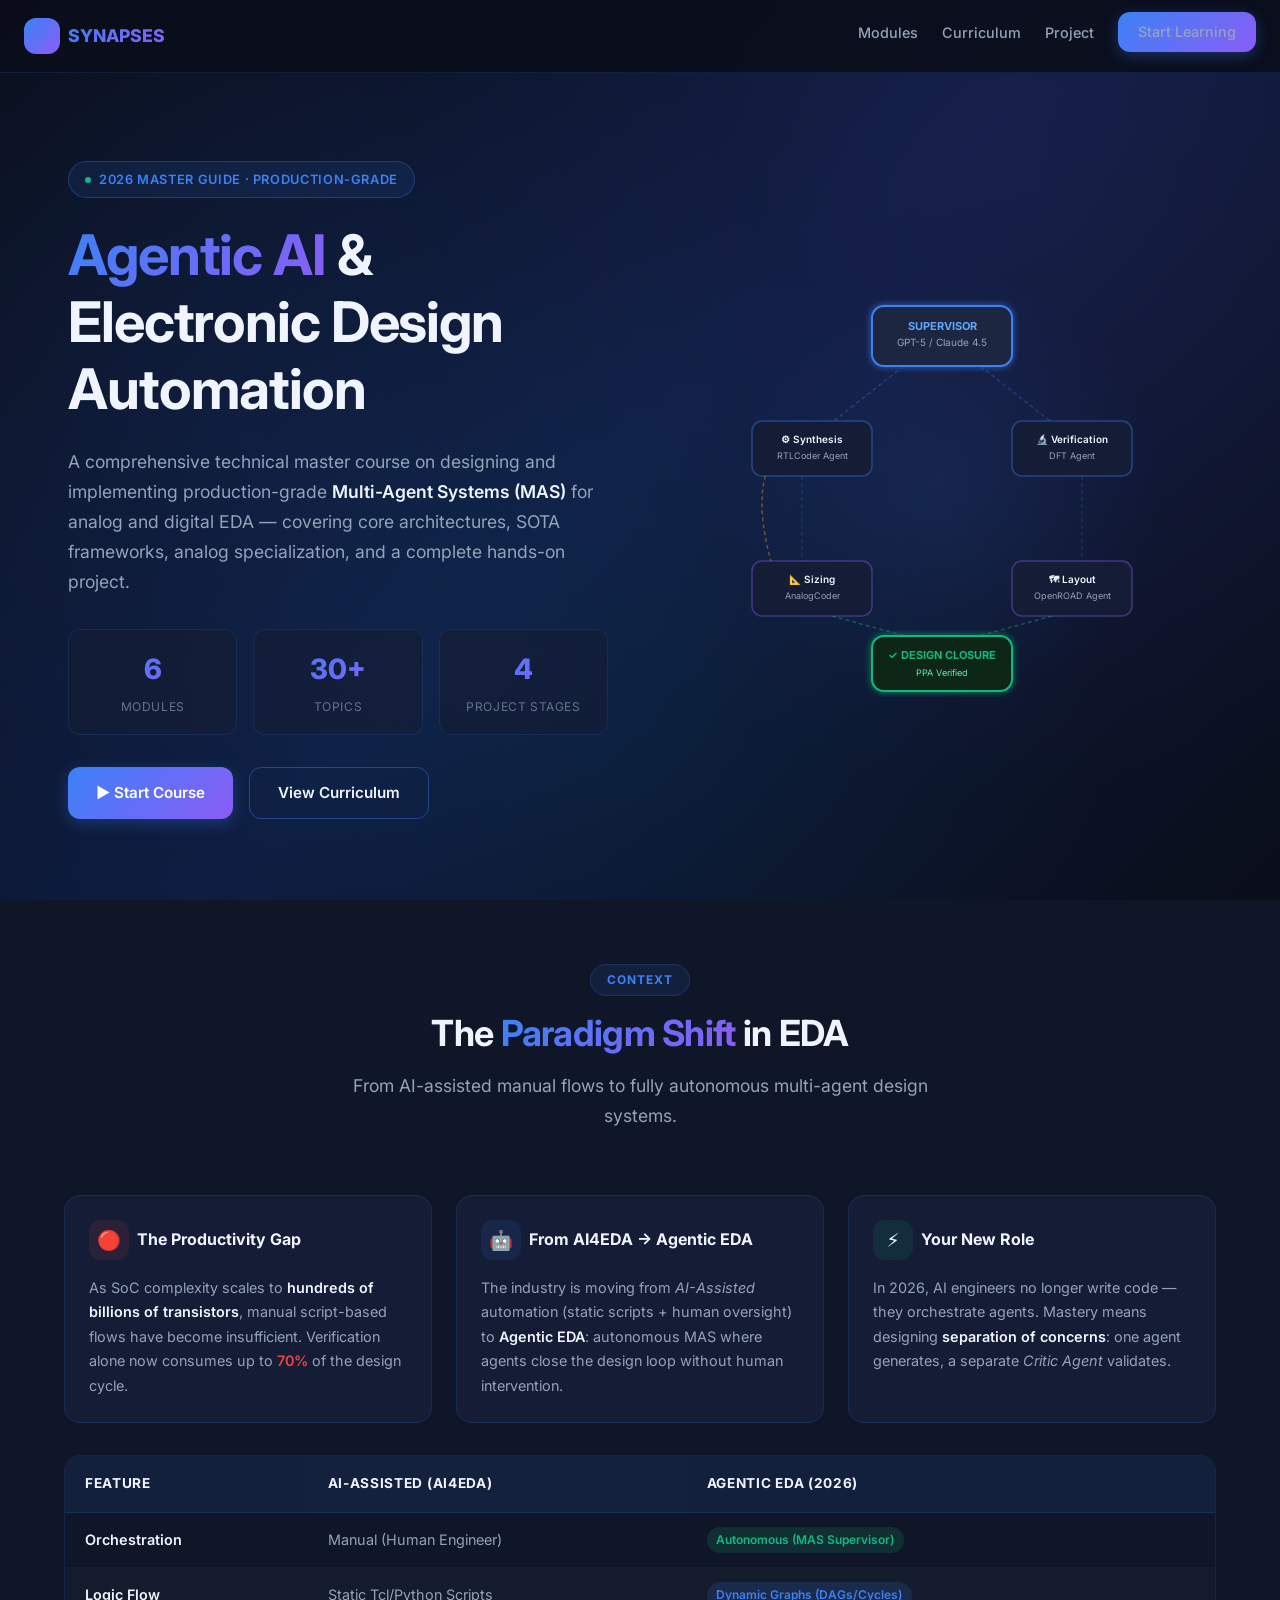
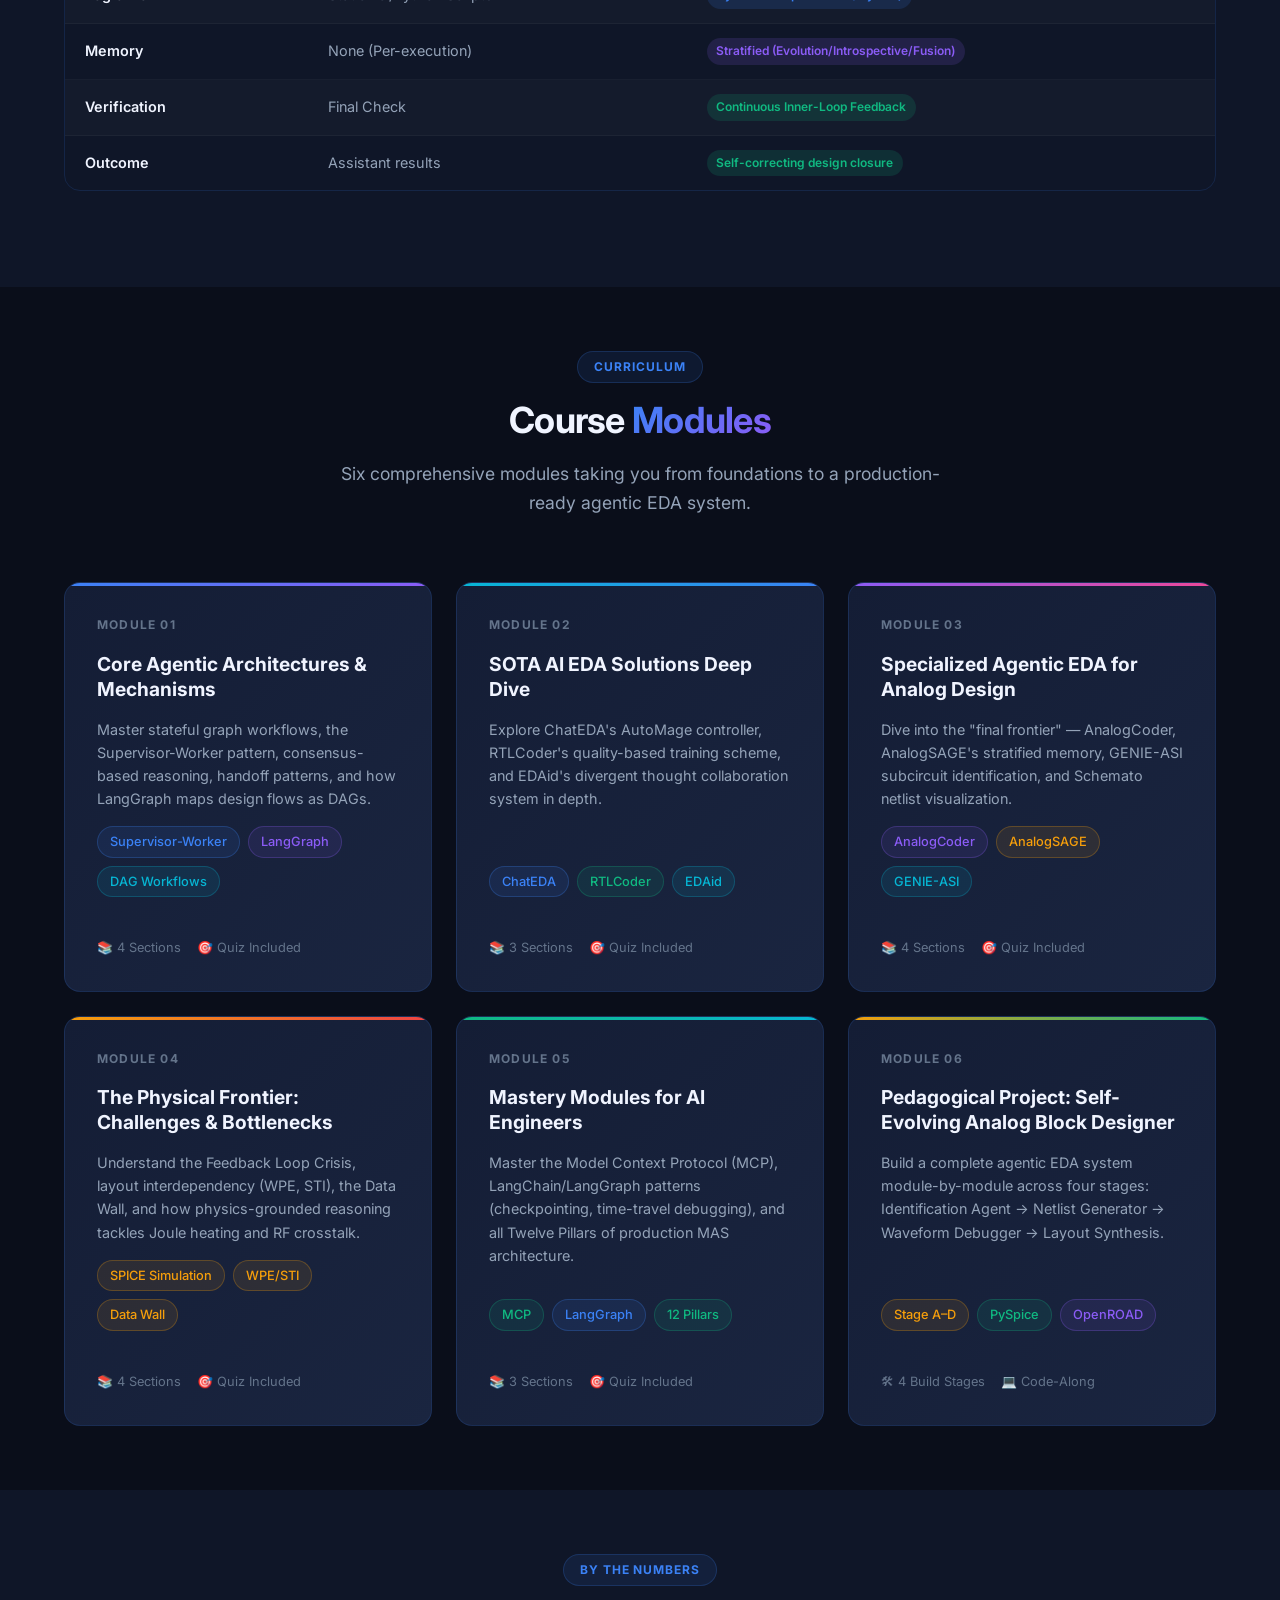
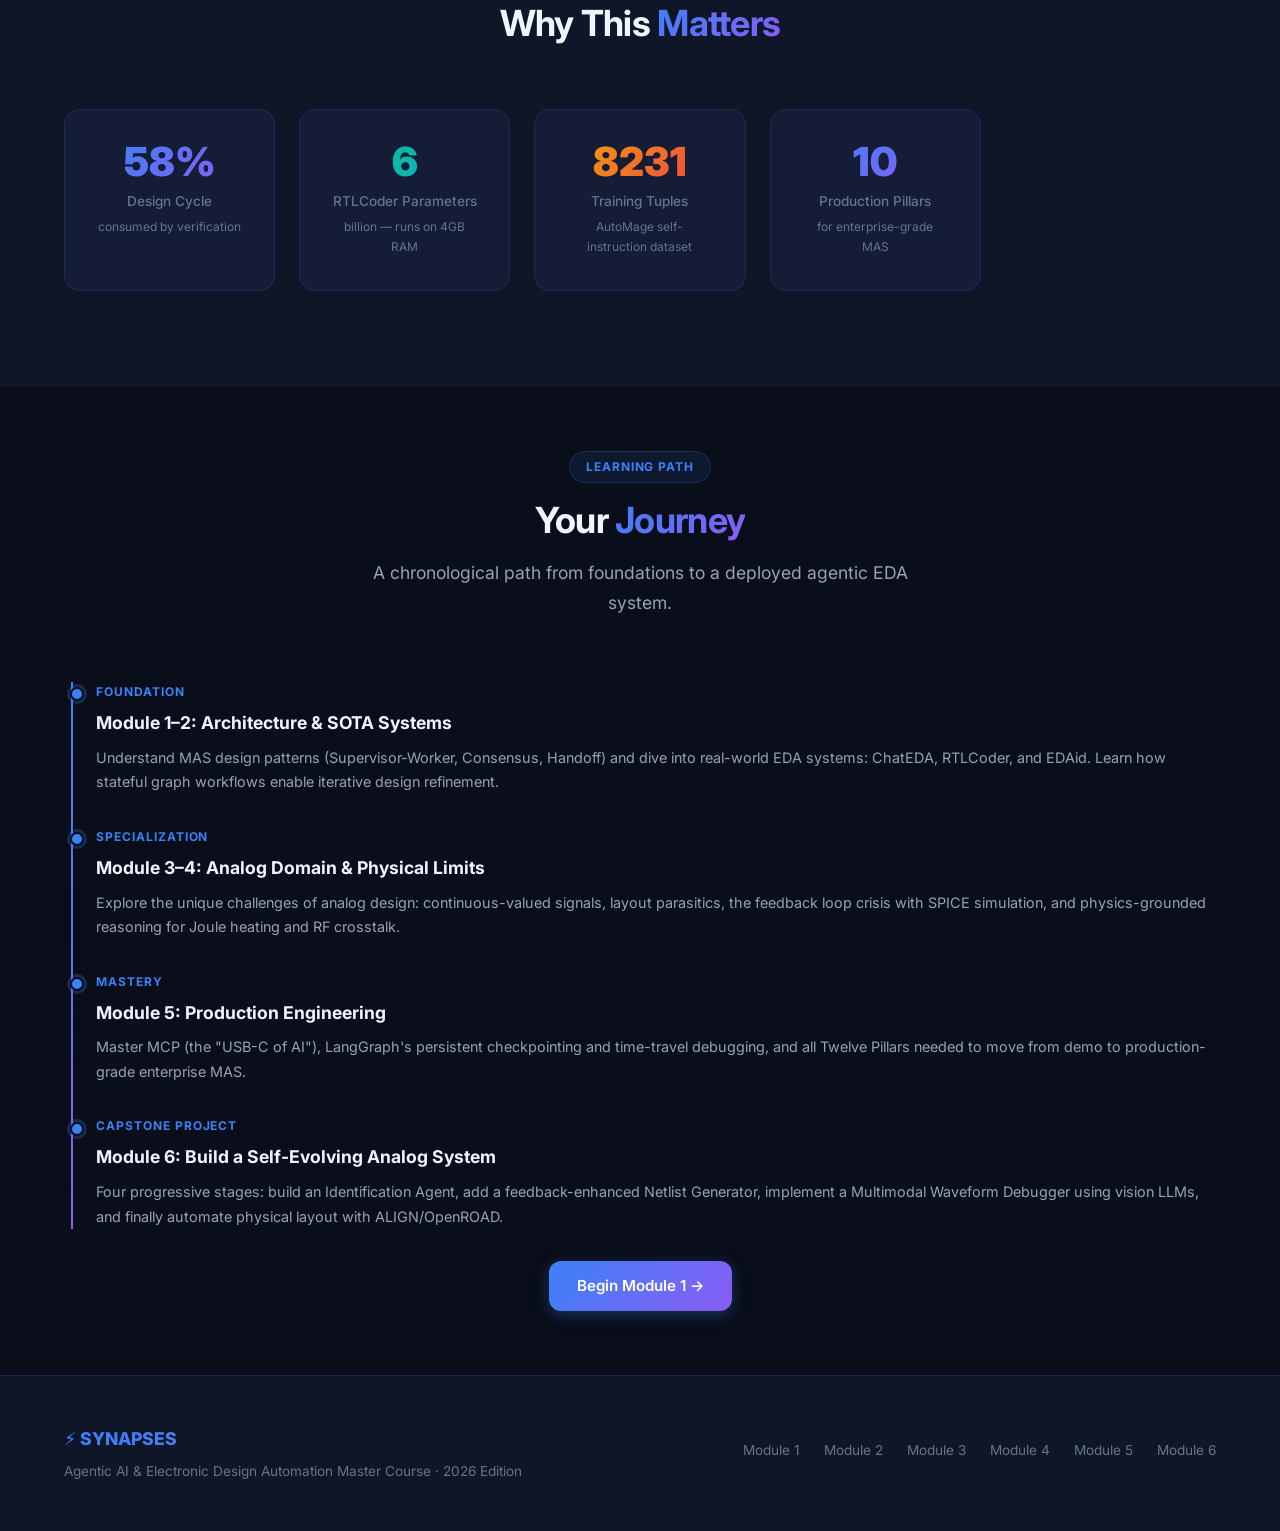
<file: index.html>
<!DOCTYPE html>
<html lang="en">
<head>
  <meta charset="UTF-8" />
  <meta name="viewport" content="width=device-width, initial-scale=1.0" />
  <title>SYNAPSES — Agentic AI & EDA Master Course</title>
  <meta name="description" content="A deep, interactive, visual master course on Production-Grade Multi-Agent Systems for Analog and Digital Electronic Design Automation." />
  <link rel="preconnect" href="https://fonts.googleapis.com" />
  <link rel="preconnect" href="https://fonts.gstatic.com" crossorigin />
  <link href="https://fonts.googleapis.com/css2?family=Inter:wght@400;500;600;700;800;900&family=Fira+Code:wght@400;500&display=swap" rel="stylesheet" />
  <link rel="stylesheet" href="css/style.css" />
</head>
<body>

<!-- Navigation -->
<nav class="nav">
  <div class="nav-inner">
    <a href="index.html" class="nav-logo">
      <div class="nav-logo-icon">⚡</div>
      <span class="nav-logo-text">SYNAPSES</span>
    </a>
    <ul class="nav-links">
      <li><a href="#modules">Modules</a></li>
      <li><a href="#curriculum">Curriculum</a></li>
      <li><a href="#project">Project</a></li>
      <li><a href="module1.html" class="btn btn-primary btn-sm">Start Learning</a></li>
    </ul>
  </div>
</nav>

<!-- Hero -->
<section class="hero">
  <div class="container">
    <div class="hero-grid">
      <div class="hero-content">
        <div class="hero-badge">
          <span class="hero-badge-dot"></span>
          2026 Master Guide · Production-Grade
        </div>
        <h1 class="hero-title">
          <span>Agentic AI</span> &amp;<br/>
          Electronic Design<br/>
          Automation
        </h1>
        <p class="hero-description">
          A comprehensive technical master course on designing and implementing
          production-grade <strong>Multi-Agent Systems (MAS)</strong> for analog and
          digital EDA — covering core architectures, SOTA frameworks, analog
          specialization, and a complete hands-on project.
        </p>

        <div class="hero-stats">
          <div class="hero-stat">
            <div class="hero-stat-value" data-counter="6">0</div>
            <div class="hero-stat-label">Modules</div>
          </div>
          <div class="hero-stat">
            <div class="hero-stat-value" data-counter="30+">0</div>
            <div class="hero-stat-label">Topics</div>
          </div>
          <div class="hero-stat">
            <div class="hero-stat-value" data-counter="4">0</div>
            <div class="hero-stat-label">Project Stages</div>
          </div>
        </div>

        <div class="hero-cta">
          <a href="module1.html" class="btn btn-primary">
            ▶ Start Course
          </a>
          <a href="#modules" class="btn btn-outline">
            View Curriculum
          </a>
        </div>
      </div>

      <!-- Animated Agent Network SVG -->
      <div class="agent-network animate-float">
        <svg viewBox="0 0 480 480" fill="none" xmlns="http://www.w3.org/2000/svg">
          <defs>
            <radialGradient id="bg-glow" cx="50%" cy="50%" r="50%">
              <stop offset="0%" stop-color="#3b82f6" stop-opacity="0.1"/>
              <stop offset="100%" stop-color="#3b82f6" stop-opacity="0"/>
            </radialGradient>
            <marker id="arrow" viewBox="0 0 10 10" refX="9" refY="5"
                    markerWidth="6" markerHeight="6" orient="auto">
              <path d="M 0 0 L 10 5 L 0 10 z" fill="rgba(59,130,246,0.6)"/>
            </marker>
            <marker id="arrow-g" viewBox="0 0 10 10" refX="9" refY="5"
                    markerWidth="6" markerHeight="6" orient="auto">
              <path d="M 0 0 L 10 5 L 0 10 z" fill="rgba(16,185,129,0.6)"/>
            </marker>
            <filter id="glow">
              <feGaussianBlur stdDeviation="3" result="coloredBlur"/>
              <feMerge><feMergeNode in="coloredBlur"/><feMergeNode in="SourceGraphic"/></feMerge>
            </filter>
          </defs>

          <!-- Background glow -->
          <circle cx="240" cy="240" r="220" fill="url(#bg-glow)"/>

          <!-- Connection lines -->
          <line x1="240" y1="90" x2="100" y2="200" stroke="rgba(59,130,246,0.3)" stroke-width="1.5" stroke-dasharray="4,3" marker-end="url(#arrow)"/>
          <line x1="240" y1="90" x2="380" y2="200" stroke="rgba(59,130,246,0.3)" stroke-width="1.5" stroke-dasharray="4,3" marker-end="url(#arrow)"/>
          <line x1="100" y1="230" x2="100" y2="340" stroke="rgba(59,130,246,0.2)" stroke-width="1.5" stroke-dasharray="4,3" marker-end="url(#arrow)"/>
          <line x1="380" y1="230" x2="380" y2="340" stroke="rgba(59,130,246,0.2)" stroke-width="1.5" stroke-dasharray="4,3" marker-end="url(#arrow)"/>
          <line x1="130" y1="370" x2="240" y2="400" stroke="rgba(16,185,129,0.4)" stroke-width="1.5" stroke-dasharray="4,3" marker-end="url(#arrow-g)"/>
          <line x1="350" y1="370" x2="240" y2="400" stroke="rgba(16,185,129,0.4)" stroke-width="1.5" stroke-dasharray="4,3" marker-end="url(#arrow-g)"/>
          <!-- Feedback loop -->
          <path d="M 80 350 Q 40 240 80 200" stroke="rgba(245,158,11,0.4)" stroke-width="1.5" stroke-dasharray="4,3" fill="none" marker-end="url(#arrow)"/>

          <!-- Supervisor node -->
          <rect x="170" y="60" width="140" height="60" rx="12" fill="#1a2540" stroke="#3b82f6" stroke-width="2" filter="url(#glow)"/>
          <text x="240" y="84" text-anchor="middle" fill="#60a5fa" font-family="Inter,sans-serif" font-size="11" font-weight="700">SUPERVISOR</text>
          <text x="240" y="100" text-anchor="middle" fill="#94a3b8" font-family="Inter,sans-serif" font-size="10">GPT-5 / Claude 4.5</text>

          <!-- Worker nodes -->
          <rect x="50" y="175" width="120" height="55" rx="10" fill="#141d35" stroke="rgba(59,130,246,0.4)" stroke-width="1.5"/>
          <text x="110" y="197" text-anchor="middle" fill="#f0f4ff" font-family="Inter,sans-serif" font-size="10" font-weight="600">⚙ Synthesis</text>
          <text x="110" y="213" text-anchor="middle" fill="#94a3b8" font-family="Inter,sans-serif" font-size="9">RTLCoder Agent</text>

          <rect x="310" y="175" width="120" height="55" rx="10" fill="#141d35" stroke="rgba(59,130,246,0.4)" stroke-width="1.5"/>
          <text x="370" y="197" text-anchor="middle" fill="#f0f4ff" font-family="Inter,sans-serif" font-size="10" font-weight="600">🔬 Verification</text>
          <text x="370" y="213" text-anchor="middle" fill="#94a3b8" font-family="Inter,sans-serif" font-size="9">DFT Agent</text>

          <!-- Sizing agent -->
          <rect x="50" y="315" width="120" height="55" rx="10" fill="#141d35" stroke="rgba(139,92,246,0.4)" stroke-width="1.5"/>
          <text x="110" y="337" text-anchor="middle" fill="#f0f4ff" font-family="Inter,sans-serif" font-size="10" font-weight="600">📐 Sizing</text>
          <text x="110" y="353" text-anchor="middle" fill="#94a3b8" font-family="Inter,sans-serif" font-size="9">AnalogCoder</text>

          <!-- Layout agent -->
          <rect x="310" y="315" width="120" height="55" rx="10" fill="#141d35" stroke="rgba(139,92,246,0.4)" stroke-width="1.5"/>
          <text x="370" y="337" text-anchor="middle" fill="#f0f4ff" font-family="Inter,sans-serif" font-size="10" font-weight="600">🗺 Layout</text>
          <text x="370" y="353" text-anchor="middle" fill="#94a3b8" font-family="Inter,sans-serif" font-size="9">OpenROAD Agent</text>

          <!-- Output node -->
          <rect x="170" y="390" width="140" height="55" rx="12" fill="#0d2818" stroke="#10b981" stroke-width="2" filter="url(#glow)"/>
          <text x="240" y="413" text-anchor="middle" fill="#10b981" font-family="Inter,sans-serif" font-size="11" font-weight="700">✓ DESIGN CLOSURE</text>
          <text x="240" y="430" text-anchor="middle" fill="#6ee7b7" font-family="Inter,sans-serif" font-size="9">PPA Verified</text>

          <!-- Animated pulse on supervisor -->
          <circle cx="240" cy="90" r="45" fill="none" stroke="rgba(59,130,246,0.2)" stroke-width="1">
            <animate attributeName="r" values="45;60;45" dur="3s" repeatCount="indefinite"/>
            <animate attributeName="opacity" values="0.4;0;0.4" dur="3s" repeatCount="indefinite"/>
          </circle>
        </svg>
      </div>
    </div>
  </div>
</section>

<!-- What is Agentic EDA -->
<section class="section section-alt">
  <div class="container">
    <div class="section-header scroll-reveal">
      <span class="section-label">Context</span>
      <h2 class="section-title">The <span>Paradigm Shift</span> in EDA</h2>
      <p class="section-subtitle">
        From AI-assisted manual flows to fully autonomous multi-agent design systems.
      </p>
    </div>

    <div class="concept-grid">
      <div class="concept-card scroll-reveal">
        <div class="concept-card-header">
          <div class="concept-card-icon" style="background: rgba(239,68,68,0.1)">🔴</div>
          <div class="concept-card-title">The Productivity Gap</div>
        </div>
        <div class="concept-card-body">
          As SoC complexity scales to <strong>hundreds of billions of transistors</strong>,
          manual script-based flows have become insufficient. Verification alone
          now consumes up to <strong style="color:var(--accent-red)">70%</strong> of the design cycle.
        </div>
      </div>

      <div class="concept-card scroll-reveal animate-delay-1">
        <div class="concept-card-header">
          <div class="concept-card-icon" style="background: rgba(59,130,246,0.1)">🤖</div>
          <div class="concept-card-title">From AI4EDA → Agentic EDA</div>
        </div>
        <div class="concept-card-body">
          The industry is moving from <em>AI-Assisted</em> automation (static scripts + human
          oversight) to <strong>Agentic EDA</strong>: autonomous MAS where agents
          close the design loop without human intervention.
        </div>
      </div>

      <div class="concept-card scroll-reveal animate-delay-2">
        <div class="concept-card-header">
          <div class="concept-card-icon" style="background: rgba(16,185,129,0.1)">⚡</div>
          <div class="concept-card-title">Your New Role</div>
        </div>
        <div class="concept-card-body">
          In 2026, AI engineers no longer write code — they orchestrate agents.
          Mastery means designing <strong>separation of concerns</strong>:
          one agent generates, a separate <em>Critic Agent</em> validates.
        </div>
      </div>
    </div>

    <!-- Comparison Table -->
    <div class="scroll-reveal" style="overflow-x:auto">
      <table class="comparison-table">
        <thead>
          <tr>
            <th>Feature</th>
            <th>AI-Assisted (AI4EDA)</th>
            <th>Agentic EDA (2026)</th>
          </tr>
        </thead>
        <tbody>
          <tr>
            <td>Orchestration</td>
            <td>Manual (Human Engineer)</td>
            <td><span class="table-badge badge-green">Autonomous (MAS Supervisor)</span></td>
          </tr>
          <tr>
            <td>Logic Flow</td>
            <td>Static Tcl/Python Scripts</td>
            <td><span class="table-badge badge-blue">Dynamic Graphs (DAGs/Cycles)</span></td>
          </tr>
          <tr>
            <td>Memory</td>
            <td>None (Per-execution)</td>
            <td><span class="table-badge badge-purple">Stratified (Evolution/Introspective/Fusion)</span></td>
          </tr>
          <tr>
            <td>Verification</td>
            <td>Final Check</td>
            <td><span class="table-badge badge-green">Continuous Inner-Loop Feedback</span></td>
          </tr>
          <tr>
            <td>Outcome</td>
            <td>Assistant results</td>
            <td><span class="table-badge badge-green">Self-correcting design closure</span></td>
          </tr>
        </tbody>
      </table>
    </div>
  </div>
</section>

<!-- Course Modules -->
<section class="section" id="modules">
  <div class="container">
    <div class="section-header scroll-reveal">
      <span class="section-label">Curriculum</span>
      <h2 class="section-title">Course <span>Modules</span></h2>
      <p class="section-subtitle">
        Six comprehensive modules taking you from foundations to a production-ready
        agentic EDA system.
      </p>
    </div>

    <div class="module-grid">

      <!-- Module 1 -->
      <a href="module1.html" class="module-card scroll-reveal" data-module-id="module1">
        <div class="module-card-accent" style="background: var(--gradient-accent)"></div>
        <div class="module-number">Module 01</div>
        <div class="module-title">Core Agentic Architectures &amp; Mechanisms</div>
        <div class="module-desc">
          Master stateful graph workflows, the Supervisor-Worker pattern, consensus-based
          reasoning, handoff patterns, and how LangGraph maps design flows as DAGs.
        </div>
        <div class="tag-cloud">
          <span class="tag tag-blue">Supervisor-Worker</span>
          <span class="tag tag-purple">LangGraph</span>
          <span class="tag tag-cyan">DAG Workflows</span>
        </div>
        <div class="module-meta">
          <span class="module-meta-item">📚 4 Sections</span>
          <span class="module-meta-item">🎯 Quiz Included</span>
        </div>
      </a>

      <!-- Module 2 -->
      <a href="module2.html" class="module-card scroll-reveal animate-delay-1" data-module-id="module2">
        <div class="module-card-accent" style="background: linear-gradient(135deg,#06b6d4,#3b82f6)"></div>
        <div class="module-number">Module 02</div>
        <div class="module-title">SOTA AI EDA Solutions Deep Dive</div>
        <div class="module-desc">
          Explore ChatEDA's AutoMage controller, RTLCoder's quality-based training
          scheme, and EDAid's divergent thought collaboration system in depth.
        </div>
        <div class="tag-cloud">
          <span class="tag tag-blue">ChatEDA</span>
          <span class="tag tag-green">RTLCoder</span>
          <span class="tag tag-cyan">EDAid</span>
        </div>
        <div class="module-meta">
          <span class="module-meta-item">📚 3 Sections</span>
          <span class="module-meta-item">🎯 Quiz Included</span>
        </div>
      </a>

      <!-- Module 3 -->
      <a href="module3.html" class="module-card scroll-reveal animate-delay-2" data-module-id="module3">
        <div class="module-card-accent" style="background: linear-gradient(135deg,#8b5cf6,#ec4899)"></div>
        <div class="module-number">Module 03</div>
        <div class="module-title">Specialized Agentic EDA for Analog Design</div>
        <div class="module-desc">
          Dive into the "final frontier" — AnalogCoder, AnalogSAGE's stratified memory,
          GENIE-ASI subcircuit identification, and Schemato netlist visualization.
        </div>
        <div class="tag-cloud">
          <span class="tag tag-purple">AnalogCoder</span>
          <span class="tag tag-orange">AnalogSAGE</span>
          <span class="tag tag-cyan">GENIE-ASI</span>
        </div>
        <div class="module-meta">
          <span class="module-meta-item">📚 4 Sections</span>
          <span class="module-meta-item">🎯 Quiz Included</span>
        </div>
      </a>

      <!-- Module 4 -->
      <a href="module4.html" class="module-card scroll-reveal" data-module-id="module4">
        <div class="module-card-accent" style="background: var(--gradient-orange)"></div>
        <div class="module-number">Module 04</div>
        <div class="module-title">The Physical Frontier: Challenges &amp; Bottlenecks</div>
        <div class="module-desc">
          Understand the Feedback Loop Crisis, layout interdependency (WPE, STI),
          the Data Wall, and how physics-grounded reasoning tackles Joule heating
          and RF crosstalk.
        </div>
        <div class="tag-cloud">
          <span class="tag tag-orange">SPICE Simulation</span>
          <span class="tag tag-orange">WPE/STI</span>
          <span class="tag tag-orange">Data Wall</span>
        </div>
        <div class="module-meta">
          <span class="module-meta-item">📚 4 Sections</span>
          <span class="module-meta-item">🎯 Quiz Included</span>
        </div>
      </a>

      <!-- Module 5 -->
      <a href="module5.html" class="module-card scroll-reveal animate-delay-1" data-module-id="module5">
        <div class="module-card-accent" style="background: var(--gradient-green)"></div>
        <div class="module-number">Module 05</div>
        <div class="module-title">Mastery Modules for AI Engineers</div>
        <div class="module-desc">
          Master the Model Context Protocol (MCP), LangChain/LangGraph patterns
          (checkpointing, time-travel debugging), and all Twelve Pillars of
          production MAS architecture.
        </div>
        <div class="tag-cloud">
          <span class="tag tag-green">MCP</span>
          <span class="tag tag-blue">LangGraph</span>
          <span class="tag tag-green">12 Pillars</span>
        </div>
        <div class="module-meta">
          <span class="module-meta-item">📚 3 Sections</span>
          <span class="module-meta-item">🎯 Quiz Included</span>
        </div>
      </a>

      <!-- Module 6 -->
      <a href="module6.html" class="module-card scroll-reveal animate-delay-2" data-module-id="module6">
        <div class="module-card-accent" style="background: linear-gradient(135deg,#f59e0b,#10b981)"></div>
        <div class="module-number">Module 06</div>
        <div class="module-title">Pedagogical Project: Self-Evolving Analog Block Designer</div>
        <div class="module-desc">
          Build a complete agentic EDA system module-by-module across four stages:
          Identification Agent → Netlist Generator → Waveform Debugger → Layout Synthesis.
        </div>
        <div class="tag-cloud">
          <span class="tag tag-orange">Stage A–D</span>
          <span class="tag tag-green">PySpice</span>
          <span class="tag tag-purple">OpenROAD</span>
        </div>
        <div class="module-meta">
          <span class="module-meta-item">🛠 4 Build Stages</span>
          <span class="module-meta-item">💻 Code-Along</span>
        </div>
      </a>

    </div>
  </div>
</section>

<!-- Key Stats -->
<section class="section section-alt" id="curriculum">
  <div class="container">
    <div class="section-header scroll-reveal">
      <span class="section-label">By the Numbers</span>
      <h2 class="section-title">Why This <span>Matters</span></h2>
    </div>
    <div class="stats-grid">
      <div class="stat-card scroll-reveal">
        <div class="stat-value gradient-text" data-counter="70%">0%</div>
        <div class="stat-label">Design Cycle</div>
        <div class="stat-sublabel">consumed by verification</div>
      </div>
      <div class="stat-card scroll-reveal animate-delay-1">
        <div class="stat-value gradient-text-green" data-counter="7">0</div>
        <div class="stat-label">RTLCoder Parameters</div>
        <div class="stat-sublabel">billion — runs on 4GB RAM</div>
      </div>
      <div class="stat-card scroll-reveal animate-delay-2">
        <div class="stat-value gradient-text-orange" data-counter="10000">0</div>
        <div class="stat-label">Training Tuples</div>
        <div class="stat-sublabel">AutoMage self-instruction dataset</div>
      </div>
      <div class="stat-card scroll-reveal animate-delay-3">
        <div class="stat-value gradient-text" data-counter="12">0</div>
        <div class="stat-label">Production Pillars</div>
        <div class="stat-sublabel">for enterprise-grade MAS</div>
      </div>
    </div>
  </div>
</section>

<!-- Learning Path -->
<section class="section" id="project">
  <div class="container">
    <div class="section-header scroll-reveal">
      <span class="section-label">Learning Path</span>
      <h2 class="section-title">Your <span>Journey</span></h2>
      <p class="section-subtitle">A chronological path from foundations to a deployed agentic EDA system.</p>
    </div>

    <div class="timeline">

      <div class="timeline-item scroll-reveal">
        <div class="timeline-item-label">Foundation</div>
        <div class="timeline-item-title">Module 1–2: Architecture &amp; SOTA Systems</div>
        <div class="timeline-item-body">
          Understand MAS design patterns (Supervisor-Worker, Consensus, Handoff) and
          dive into real-world EDA systems: ChatEDA, RTLCoder, and EDAid. Learn how
          stateful graph workflows enable iterative design refinement.
        </div>
      </div>

      <div class="timeline-item scroll-reveal">
        <div class="timeline-item-label">Specialization</div>
        <div class="timeline-item-title">Module 3–4: Analog Domain &amp; Physical Limits</div>
        <div class="timeline-item-body">
          Explore the unique challenges of analog design: continuous-valued signals,
          layout parasitics, the feedback loop crisis with SPICE simulation, and
          physics-grounded reasoning for Joule heating and RF crosstalk.
        </div>
      </div>

      <div class="timeline-item scroll-reveal">
        <div class="timeline-item-label">Mastery</div>
        <div class="timeline-item-title">Module 5: Production Engineering</div>
        <div class="timeline-item-body">
          Master MCP (the "USB-C of AI"), LangGraph's persistent checkpointing and
          time-travel debugging, and all Twelve Pillars needed to move from demo to
          production-grade enterprise MAS.
        </div>
      </div>

      <div class="timeline-item scroll-reveal">
        <div class="timeline-item-label">Capstone Project</div>
        <div class="timeline-item-title">Module 6: Build a Self-Evolving Analog System</div>
        <div class="timeline-item-body">
          Four progressive stages: build an Identification Agent, add a feedback-enhanced
          Netlist Generator, implement a Multimodal Waveform Debugger using vision LLMs,
          and finally automate physical layout with ALIGN/OpenROAD.
        </div>
      </div>

    </div>

    <div style="text-align:center; margin-top: var(--spacing-xl)">
      <a href="module1.html" class="btn btn-primary">Begin Module 1 →</a>
    </div>
  </div>
</section>

<!-- Footer -->
<footer class="footer">
  <div class="container">
    <div class="footer-inner">
      <div>
        <div class="footer-brand">⚡ SYNAPSES</div>
        <p class="footer-text">
          Agentic AI &amp; Electronic Design Automation Master Course · 2026 Edition
        </p>
      </div>
      <ul class="footer-links">
        <li><a href="module1.html">Module 1</a></li>
        <li><a href="module2.html">Module 2</a></li>
        <li><a href="module3.html">Module 3</a></li>
        <li><a href="module4.html">Module 4</a></li>
        <li><a href="module5.html">Module 5</a></li>
        <li><a href="module6.html">Module 6</a></li>
      </ul>
    </div>
  </div>
</footer>

<script src="js/main.js"></script>
</body>
</html>
</file>
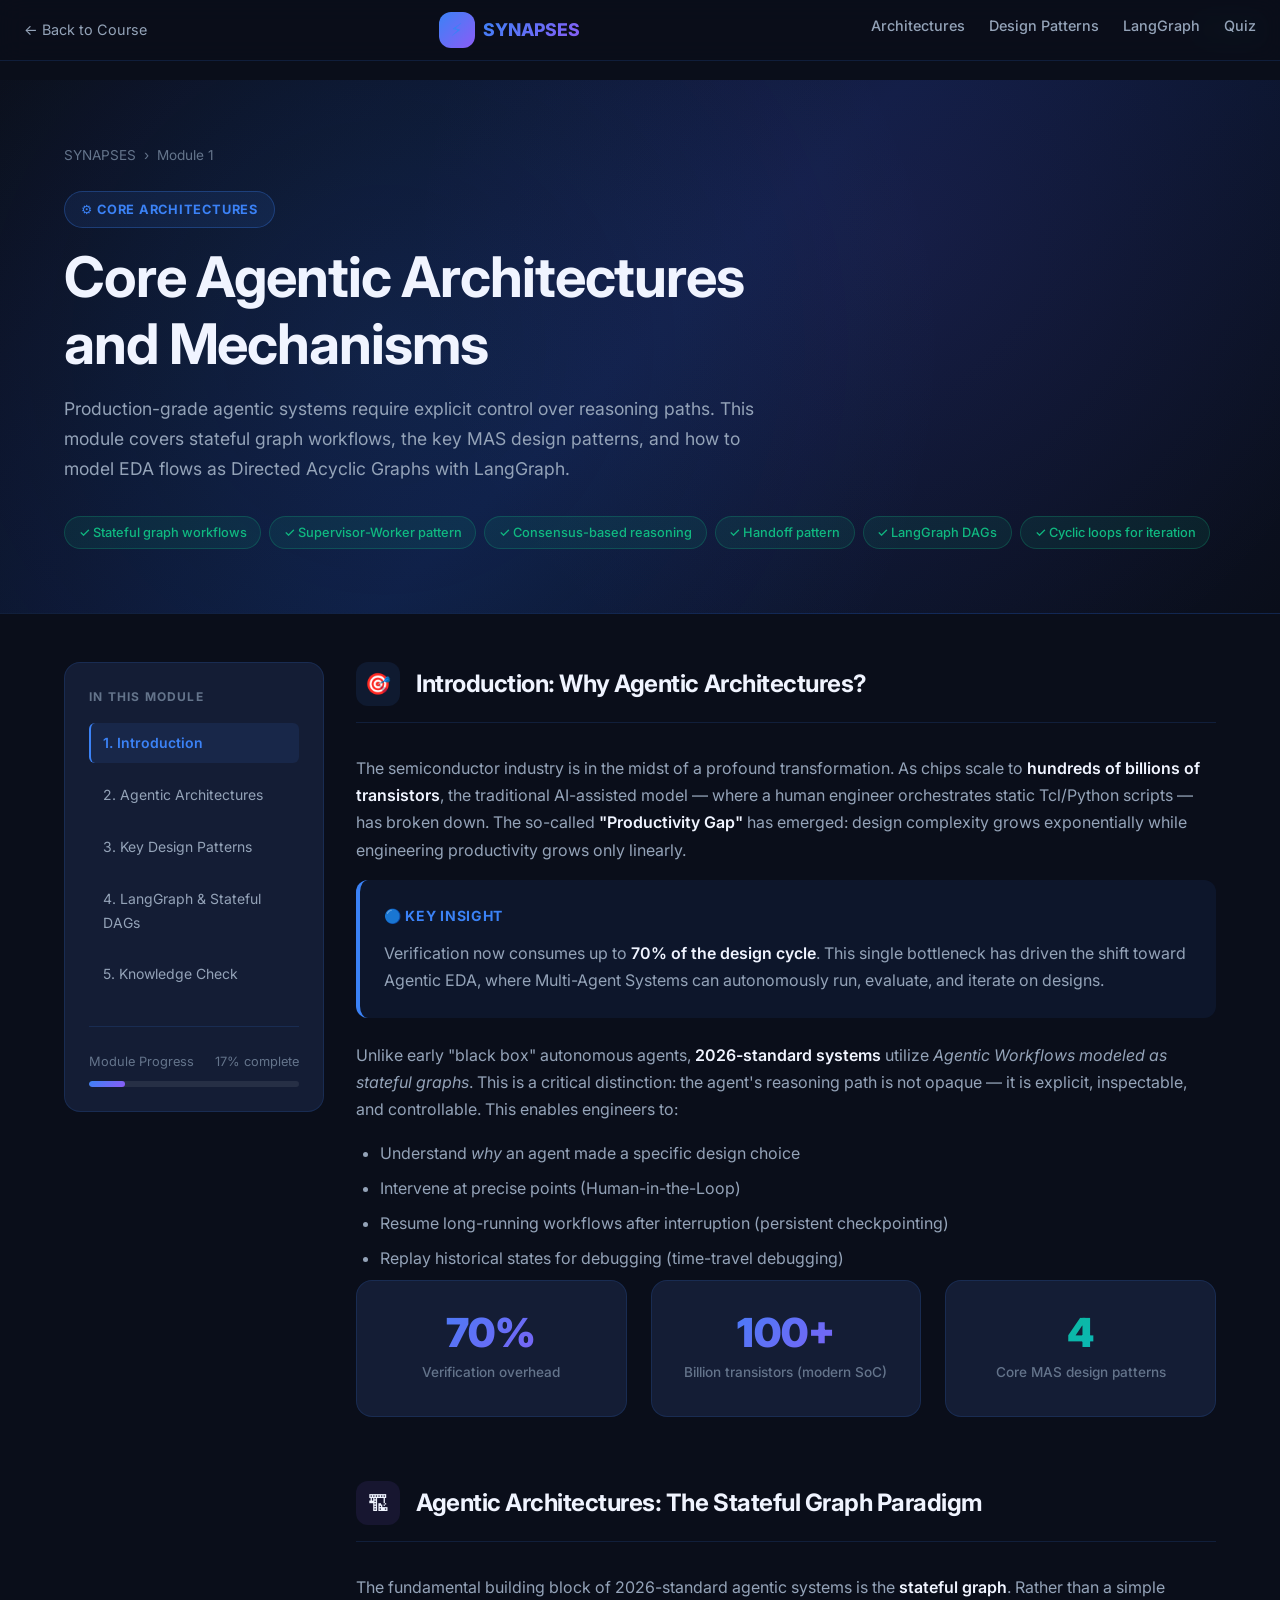
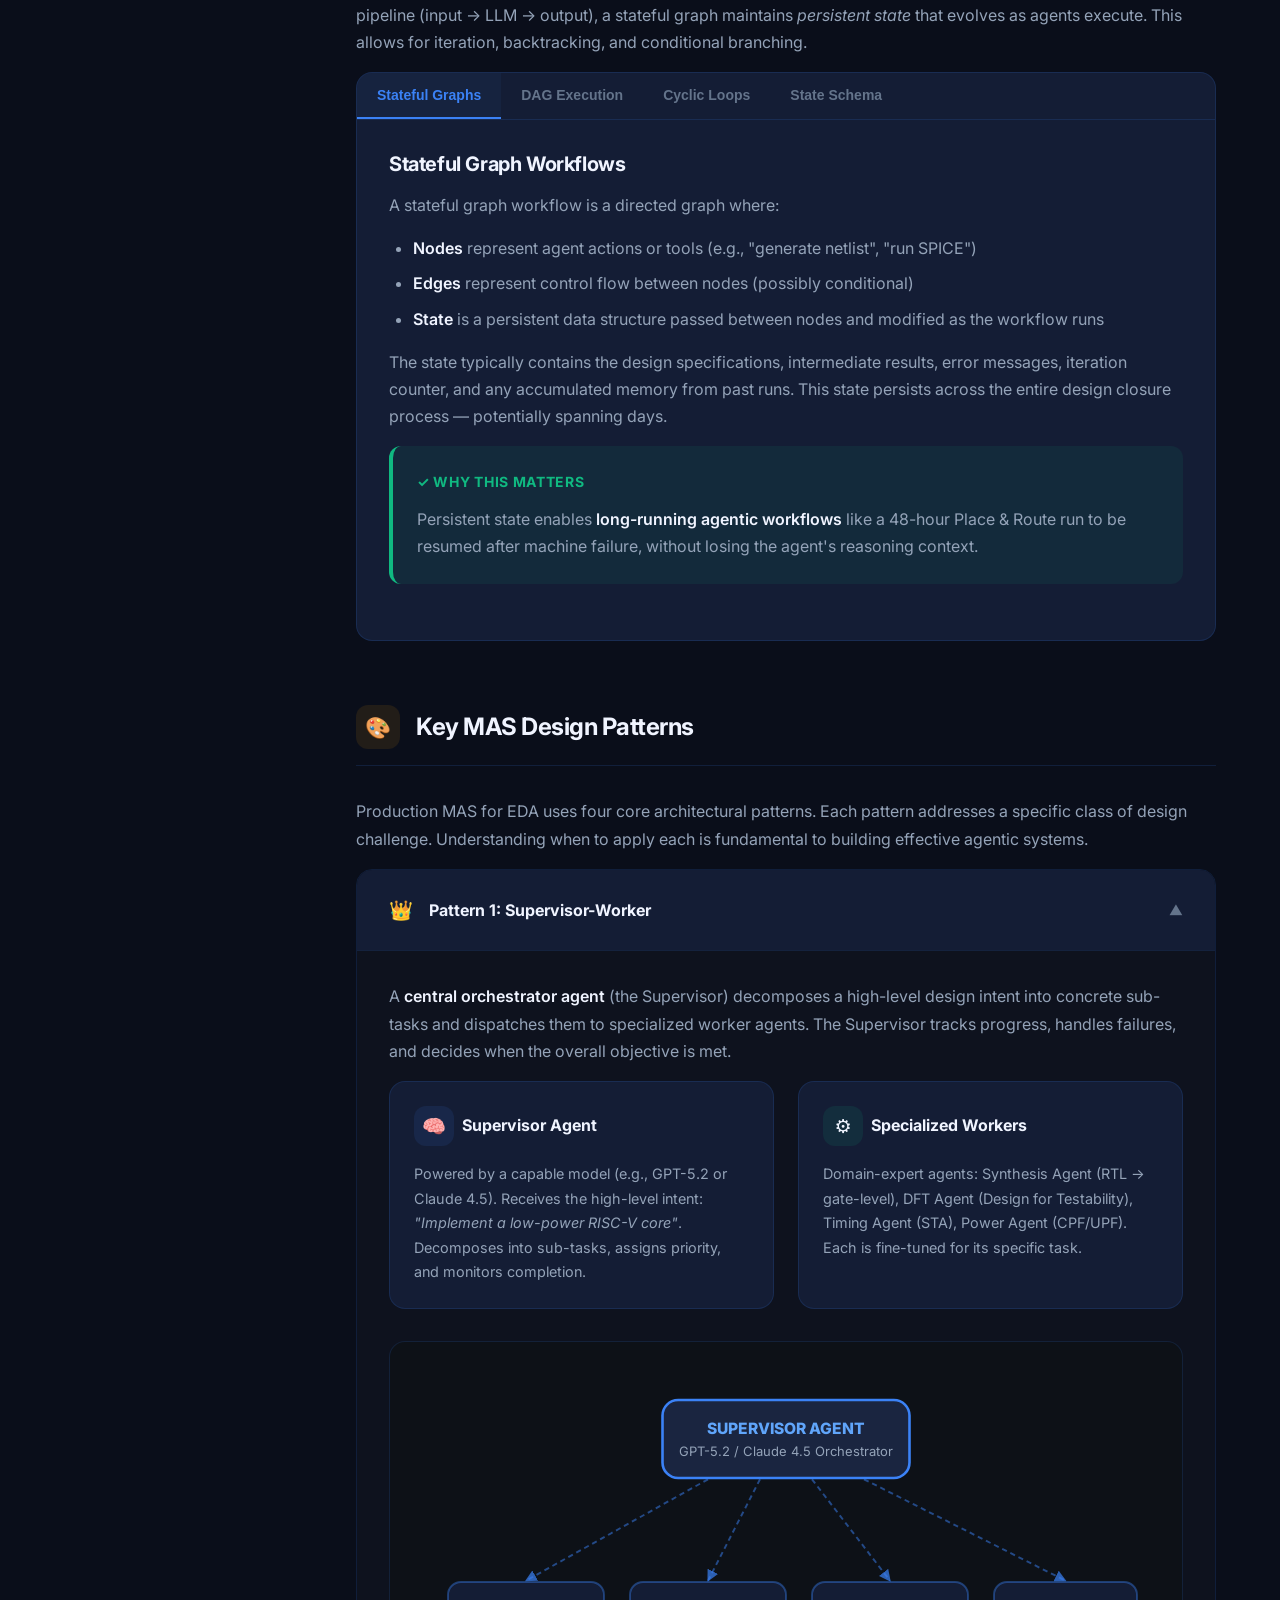
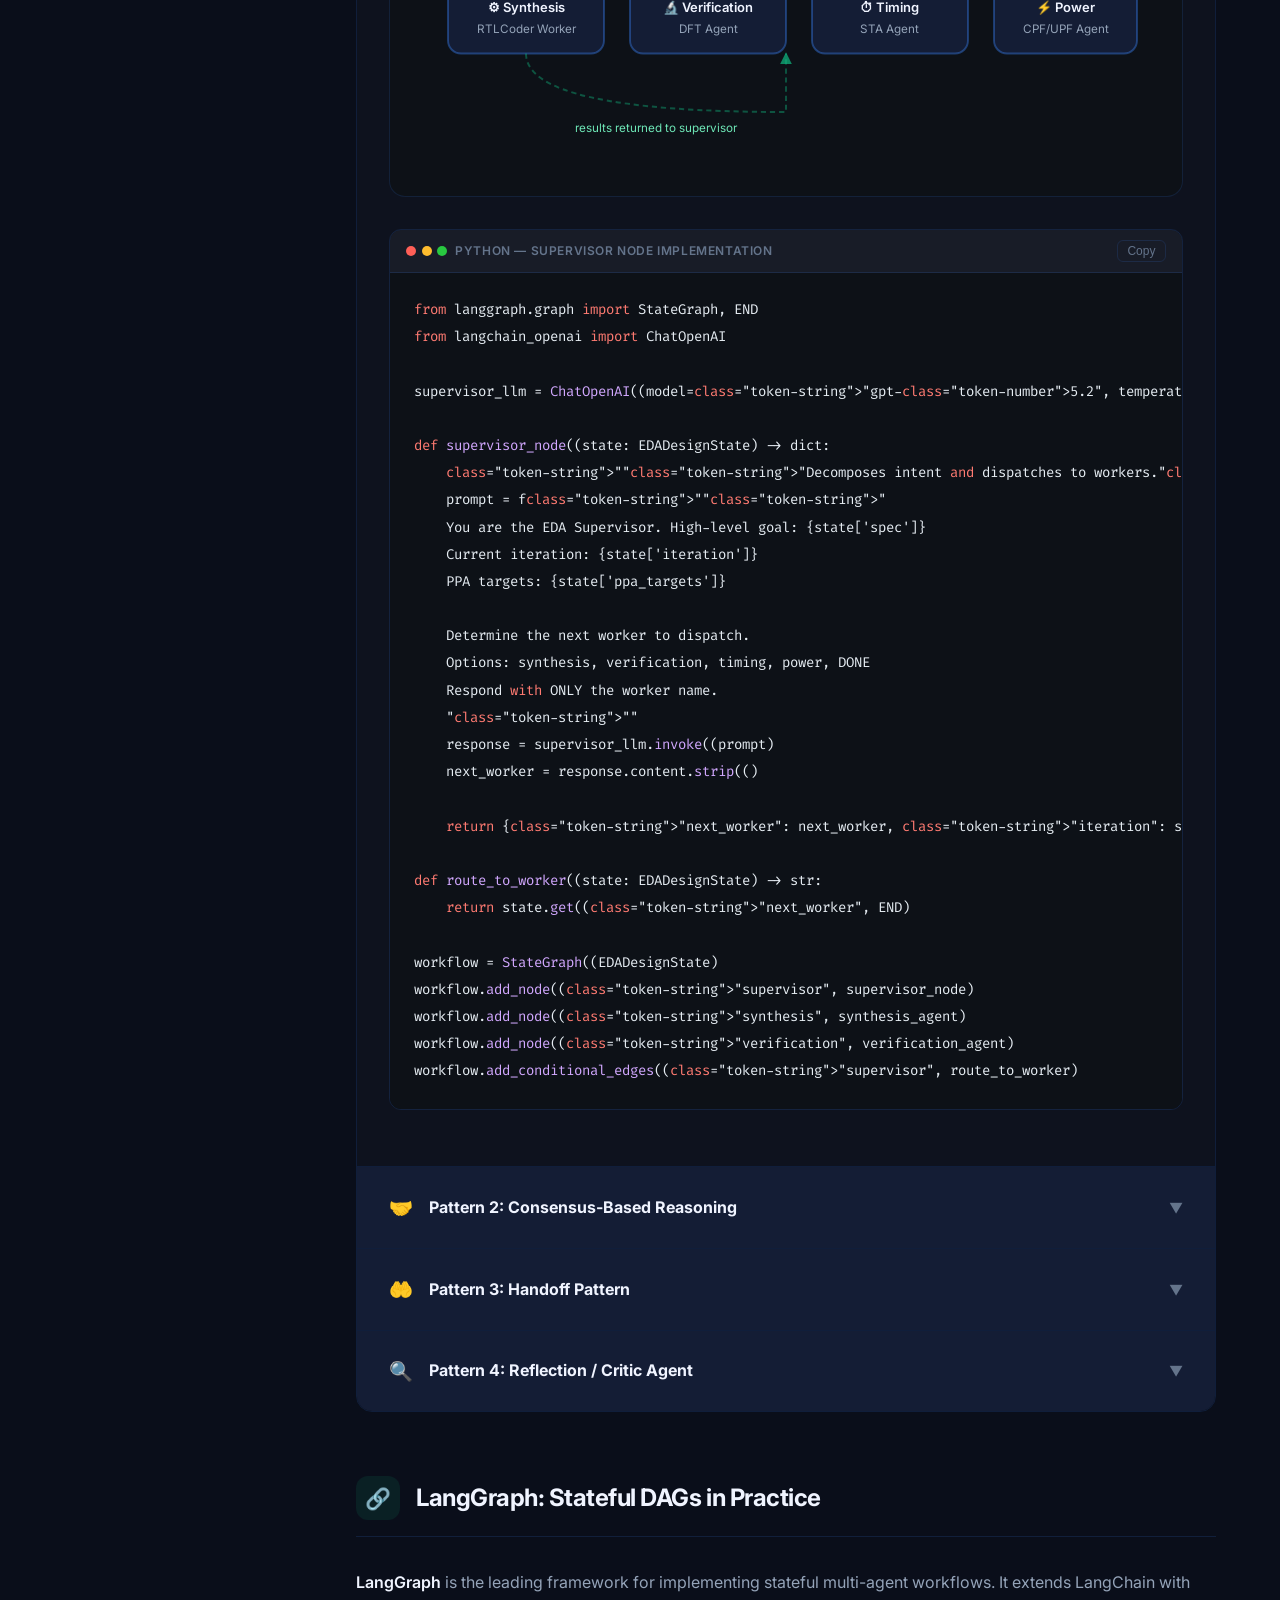
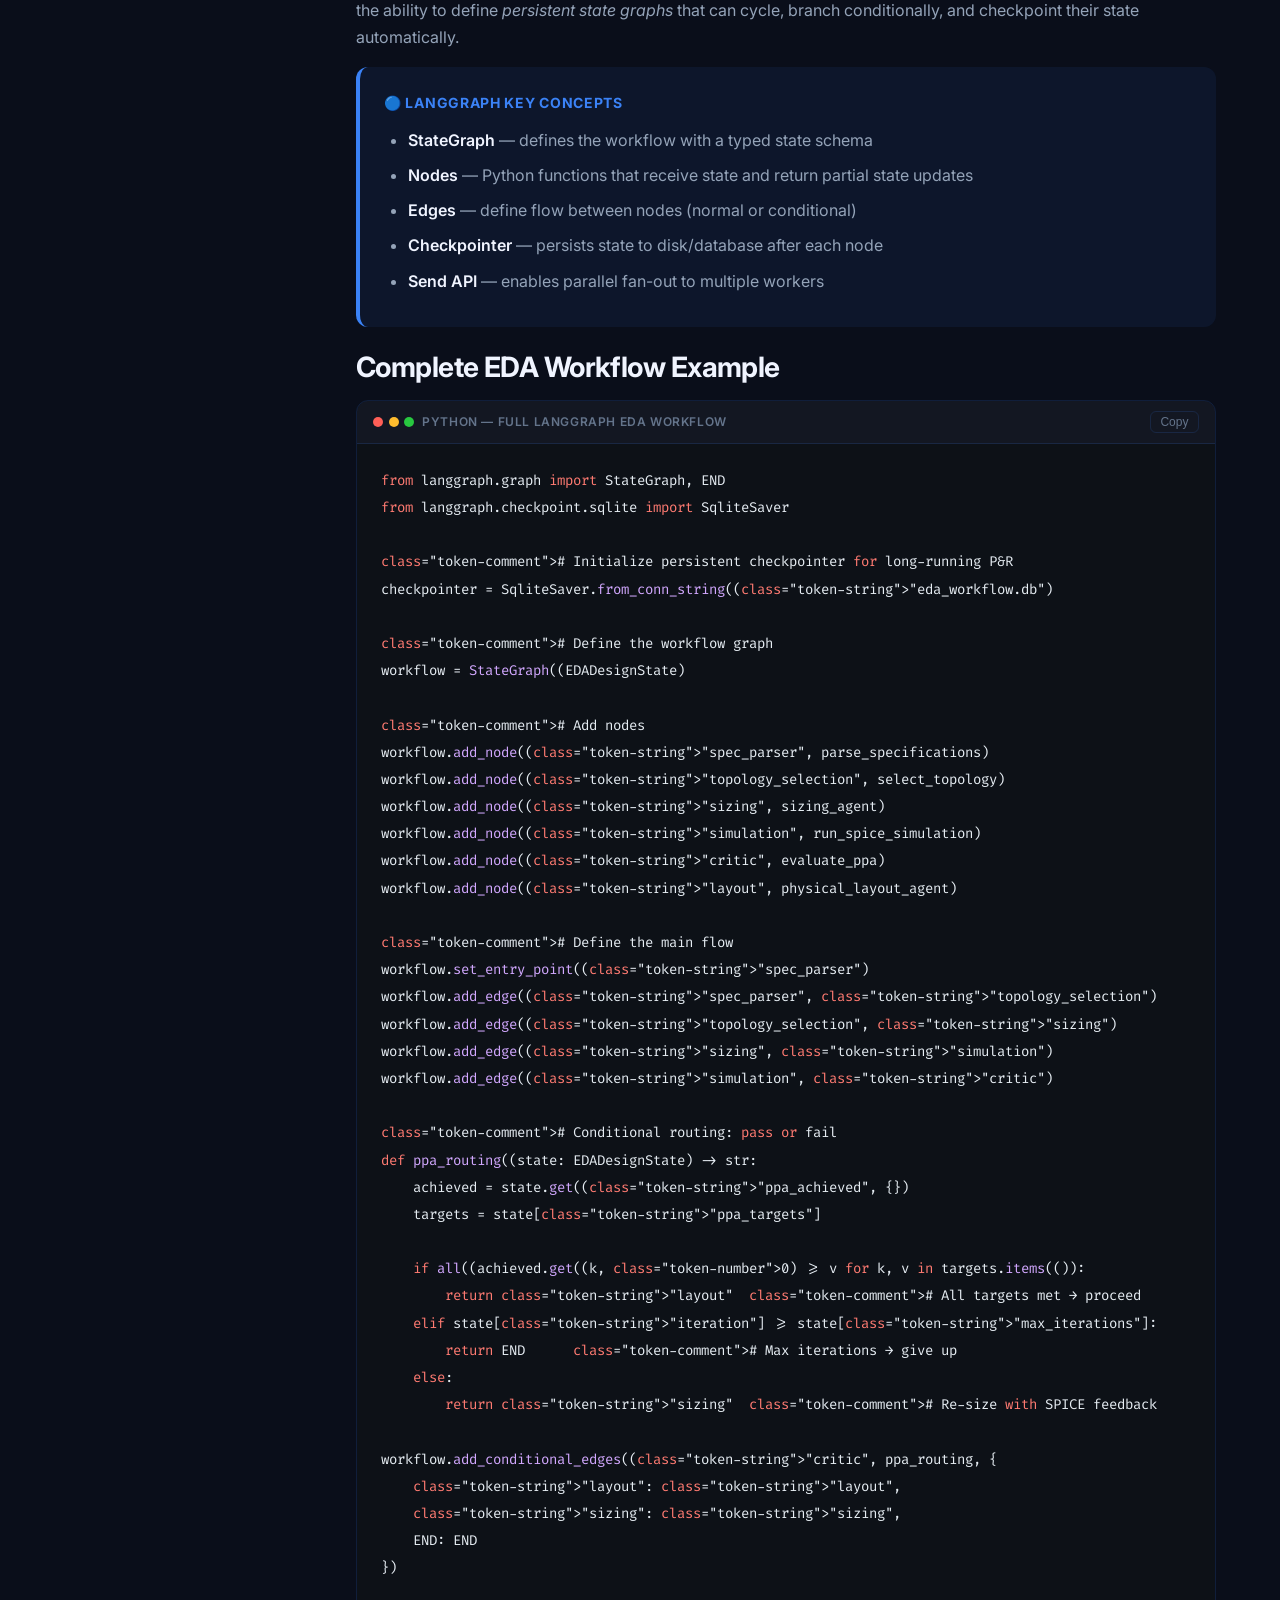
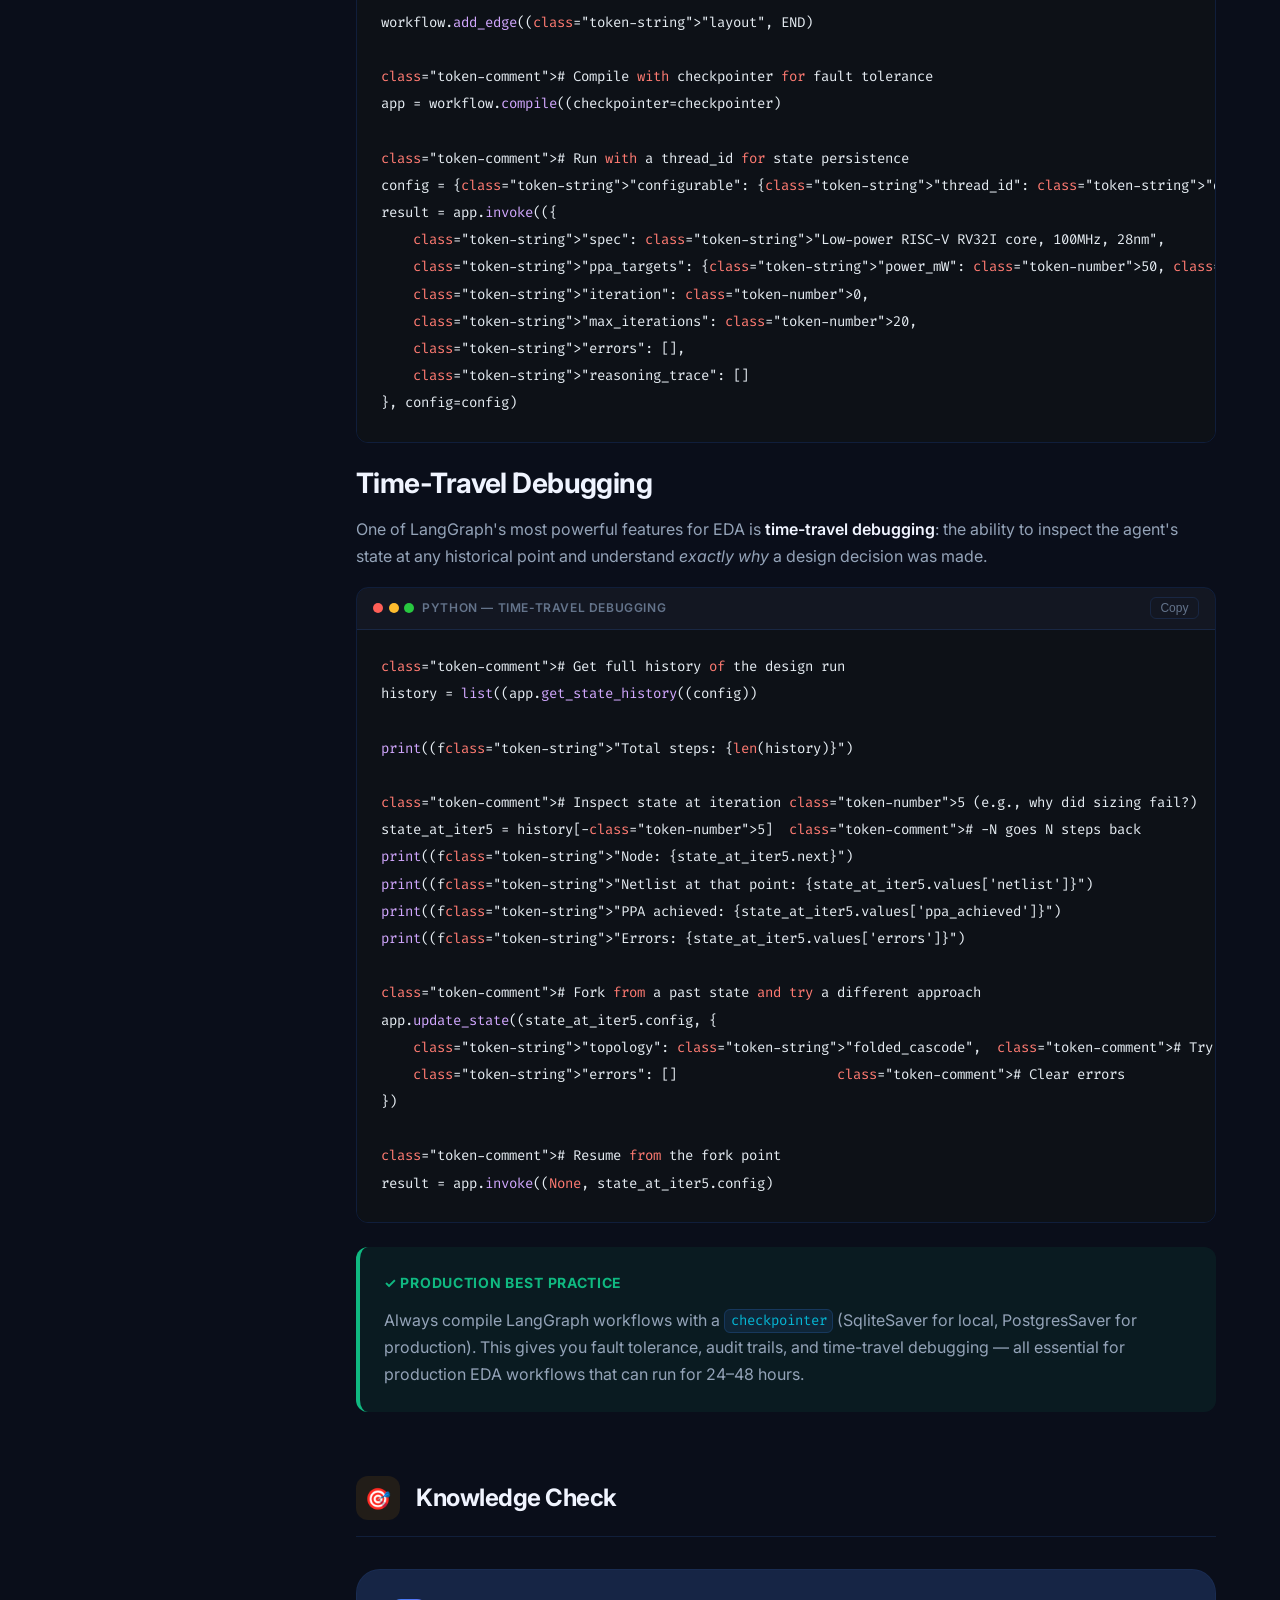
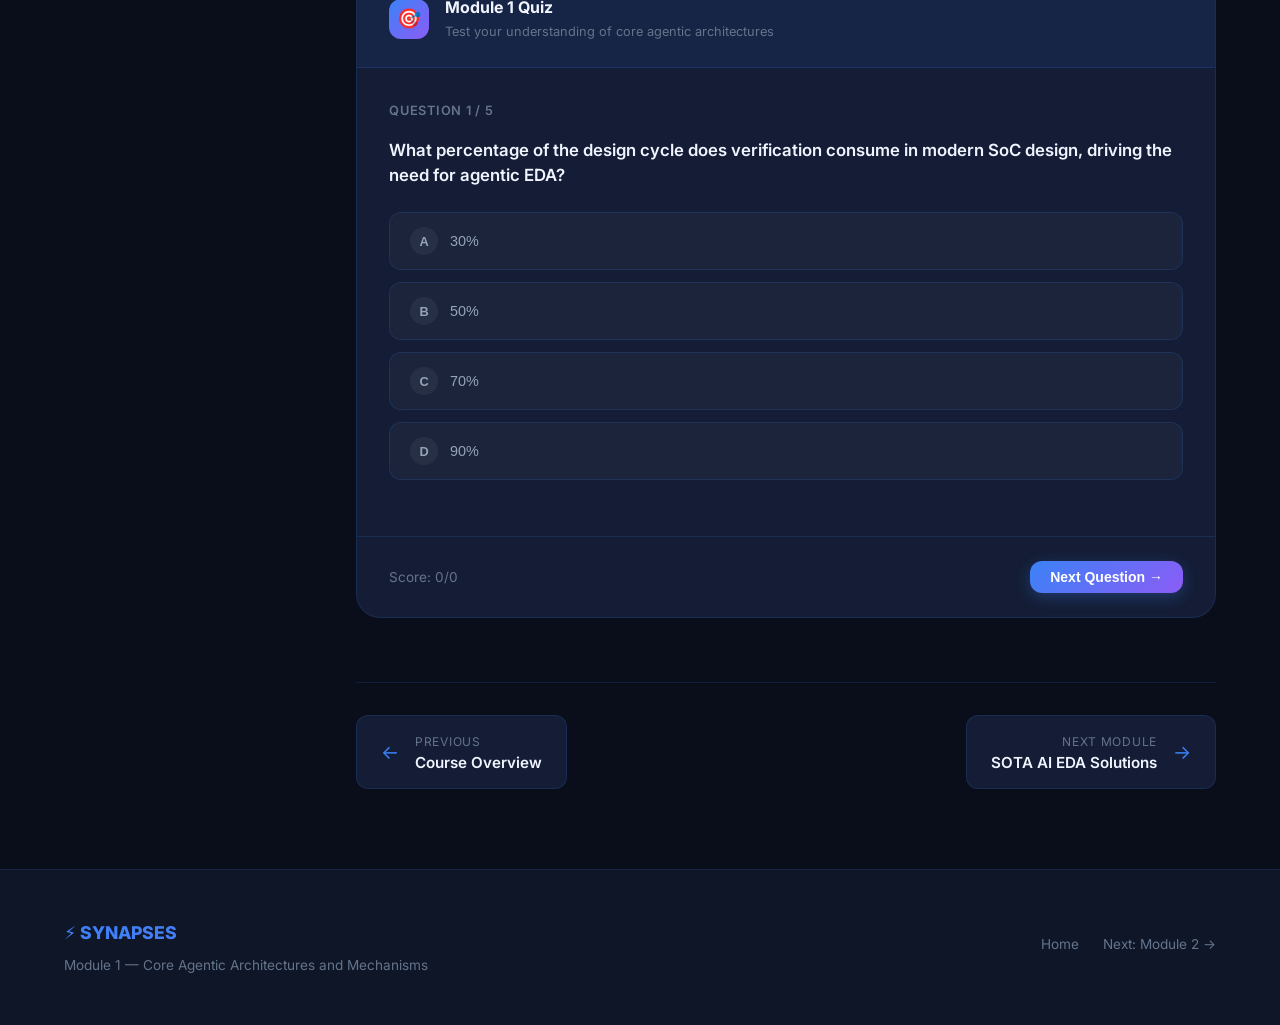
<file: module1.html>
<!DOCTYPE html>
<html lang="en">
<head>
  <meta charset="UTF-8" />
  <meta name="viewport" content="width=device-width, initial-scale=1.0" />
  <title>Module 1 — Core Agentic Architectures | SYNAPSES</title>
  <link rel="preconnect" href="https://fonts.googleapis.com" />
  <link rel="preconnect" href="https://fonts.gstatic.com" crossorigin />
  <link href="https://fonts.googleapis.com/css2?family=Inter:wght@400;500;600;700;800;900&family=Fira+Code:wght@400;500&display=swap" rel="stylesheet" />
  <link rel="stylesheet" href="css/style.css" />
</head>
<body data-module-id="module1">

<!-- Navigation -->
<nav class="nav">
  <div class="nav-inner">
    <a href="index.html" class="nav-back">← Back to Course</a>
    <a href="index.html" class="nav-logo">
      <div class="nav-logo-icon">⚡</div>
      <span class="nav-logo-text">SYNAPSES</span>
    </a>
    <ul class="nav-links">
      <li><a href="#architectures">Architectures</a></li>
      <li><a href="#patterns">Design Patterns</a></li>
      <li><a href="#langgraph">LangGraph</a></li>
      <li><a href="#quiz">Quiz</a></li>
    </ul>
  </div>
</nav>

<!-- Module Hero -->
<div class="module-page">
  <div class="module-hero">
    <div class="container module-hero-content">
      <div class="module-breadcrumb">
        <a href="index.html">SYNAPSES</a>
        <span class="module-breadcrumb-sep">›</span>
        <span>Module 1</span>
      </div>
      <div class="module-hero-badge" style="background:rgba(59,130,246,0.1);border:1px solid rgba(59,130,246,0.3);color:var(--accent-blue)">
        ⚙ Core Architectures
      </div>
      <h1 class="module-hero-title">Core Agentic Architectures<br/>and Mechanisms</h1>
      <p class="module-hero-desc">
        Production-grade agentic systems require explicit control over reasoning paths.
        This module covers stateful graph workflows, the key MAS design patterns,
        and how to model EDA flows as Directed Acyclic Graphs with LangGraph.
      </p>
      <div class="module-objectives">
        <span class="objective-tag">✓ Stateful graph workflows</span>
        <span class="objective-tag">✓ Supervisor-Worker pattern</span>
        <span class="objective-tag">✓ Consensus-based reasoning</span>
        <span class="objective-tag">✓ Handoff pattern</span>
        <span class="objective-tag">✓ LangGraph DAGs</span>
        <span class="objective-tag">✓ Cyclic loops for iteration</span>
      </div>
    </div>
  </div>

  <!-- Content -->
  <div class="content-body">

    <!-- Sidebar -->
    <aside class="content-sidebar">
      <div class="sidebar-nav">
        <div class="sidebar-nav-title">In This Module</div>
        <ul class="sidebar-nav-list">
          <li><a href="#intro">1. Introduction</a></li>
          <li><a href="#architectures">2. Agentic Architectures</a></li>
          <li><a href="#patterns">3. Key Design Patterns</a></li>
          <li><a href="#langgraph">4. LangGraph &amp; Stateful DAGs</a></li>
          <li><a href="#quiz">5. Knowledge Check</a></li>
        </ul>
        <div class="sidebar-progress">
          <div class="progress-label">
            <span>Module Progress</span>
            <span data-progress-label>0%</span>
          </div>
          <div class="progress-track">
            <div class="progress-fill" data-module-progress style="width:0%"></div>
          </div>
        </div>
      </div>
    </aside>

    <!-- Main Content -->
    <main class="content-main">

      <!-- SECTION 1: Introduction -->
      <section class="content-section" id="intro">
        <div class="content-section-title">
          <div class="content-section-icon" style="background:rgba(59,130,246,0.1)">🎯</div>
          <h2>Introduction: Why Agentic Architectures?</h2>
        </div>

        <p>
          The semiconductor industry is in the midst of a profound transformation. As chips
          scale to <strong>hundreds of billions of transistors</strong>, the traditional
          AI-assisted model — where a human engineer orchestrates static Tcl/Python scripts —
          has broken down. The so-called <strong>"Productivity Gap"</strong> has emerged:
          design complexity grows exponentially while engineering productivity grows only linearly.
        </p>

        <div class="info-box note scroll-reveal">
          <div class="info-box-header">🔵 Key Insight</div>
          <p>
            Verification now consumes up to <strong>70% of the design cycle</strong>. This
            single bottleneck has driven the shift toward Agentic EDA, where Multi-Agent
            Systems can autonomously run, evaluate, and iterate on designs.
          </p>
        </div>

        <p>
          Unlike early "black box" autonomous agents, <strong>2026-standard systems</strong>
          utilize <em>Agentic Workflows modeled as stateful graphs</em>. This is a critical
          distinction: the agent's reasoning path is not opaque — it is explicit, inspectable,
          and controllable. This enables engineers to:
        </p>

        <ul>
          <li>Understand <em>why</em> an agent made a specific design choice</li>
          <li>Intervene at precise points (Human-in-the-Loop)</li>
          <li>Resume long-running workflows after interruption (persistent checkpointing)</li>
          <li>Replay historical states for debugging (time-travel debugging)</li>
        </ul>

        <div class="stats-grid scroll-reveal">
          <div class="stat-card">
            <div class="stat-value gradient-text" data-counter="70%">0%</div>
            <div class="stat-label">Verification overhead</div>
          </div>
          <div class="stat-card">
            <div class="stat-value gradient-text" data-counter="100+">0</div>
            <div class="stat-label">Billion transistors (modern SoC)</div>
          </div>
          <div class="stat-card">
            <div class="stat-value gradient-text-green" data-counter="4">0</div>
            <div class="stat-label">Core MAS design patterns</div>
          </div>
        </div>
      </section>

      <!-- SECTION 2: Agentic Architectures -->
      <section class="content-section" id="architectures">
        <div class="content-section-title">
          <div class="content-section-icon" style="background:rgba(139,92,246,0.1)">🏗</div>
          <h2>Agentic Architectures: The Stateful Graph Paradigm</h2>
        </div>

        <p>
          The fundamental building block of 2026-standard agentic systems is the
          <strong>stateful graph</strong>. Rather than a simple pipeline (input → LLM → output),
          a stateful graph maintains <em>persistent state</em> that evolves as agents execute.
          This allows for iteration, backtracking, and conditional branching.
        </p>

        <div class="tab-system scroll-reveal">
          <div class="tab-list">
            <button class="tab-btn active">Stateful Graphs</button>
            <button class="tab-btn">DAG Execution</button>
            <button class="tab-btn">Cyclic Loops</button>
            <button class="tab-btn">State Schema</button>
          </div>

          <div class="tab-panel active">
            <h4 style="color:var(--text-primary);margin-bottom:1rem">Stateful Graph Workflows</h4>
            <p>
              A stateful graph workflow is a directed graph where:
            </p>
            <ul>
              <li><strong>Nodes</strong> represent agent actions or tools (e.g., "generate netlist", "run SPICE")</li>
              <li><strong>Edges</strong> represent control flow between nodes (possibly conditional)</li>
              <li><strong>State</strong> is a persistent data structure passed between nodes and modified as the workflow runs</li>
            </ul>
            <p style="margin-top:1rem">
              The state typically contains the design specifications, intermediate results,
              error messages, iteration counter, and any accumulated memory from past runs.
              This state persists across the entire design closure process — potentially spanning days.
            </p>
            <div class="info-box success" style="margin-top:1rem">
              <div class="info-box-header">✓ Why This Matters</div>
              <p>
                Persistent state enables <strong>long-running agentic workflows</strong> like
                a 48-hour Place &amp; Route run to be resumed after machine failure,
                without losing the agent's reasoning context.
              </p>
            </div>
          </div>

          <div class="tab-panel">
            <h4 style="color:var(--text-primary);margin-bottom:1rem">DAG (Directed Acyclic Graph) Execution</h4>
            <p>
              In a DAG, the design flow has no cycles — each task completes before
              downstream tasks begin. This is suitable for well-defined sequential flows:
            </p>
            <div class="diagram-container" style="margin-top:1rem">
              <svg viewBox="0 0 600 200" xmlns="http://www.w3.org/2000/svg">
                <defs>
                  <marker id="a1" viewBox="0 0 10 10" refX="9" refY="5" markerWidth="6" markerHeight="6" orient="auto">
                    <path d="M0 0L10 5L0 10z" fill="rgba(59,130,246,0.7)"/>
                  </marker>
                </defs>
                <!-- Nodes -->
                <rect x="10" y="75" width="110" height="50" rx="8" fill="#1a2540" stroke="rgba(59,130,246,0.5)" stroke-width="1.5"/>
                <text x="65" y="96" text-anchor="middle" fill="#60a5fa" font-family="Inter" font-size="10" font-weight="700">SPEC PARSER</text>
                <text x="65" y="111" text-anchor="middle" fill="#94a3b8" font-family="Inter" font-size="9">NER → JSON</text>

                <rect x="165" y="75" width="110" height="50" rx="8" fill="#1a2540" stroke="rgba(59,130,246,0.5)" stroke-width="1.5"/>
                <text x="220" y="96" text-anchor="middle" fill="#60a5fa" font-family="Inter" font-size="10" font-weight="700">TOPOLOGY SEL.</text>
                <text x="220" y="111" text-anchor="middle" fill="#94a3b8" font-family="Inter" font-size="9">LLM Reasoning</text>

                <rect x="320" y="40" width="110" height="50" rx="8" fill="#1a2540" stroke="rgba(139,92,246,0.5)" stroke-width="1.5"/>
                <text x="375" y="61" text-anchor="middle" fill="#a78bfa" font-family="Inter" font-size="10" font-weight="700">SYNTHESIS</text>
                <text x="375" y="76" text-anchor="middle" fill="#94a3b8" font-family="Inter" font-size="9">RTL Generation</text>

                <rect x="320" y="110" width="110" height="50" rx="8" fill="#1a2540" stroke="rgba(139,92,246,0.5)" stroke-width="1.5"/>
                <text x="375" y="131" text-anchor="middle" fill="#a78bfa" font-family="Inter" font-size="10" font-weight="700">VERIFICATION</text>
                <text x="375" y="146" text-anchor="middle" fill="#94a3b8" font-family="Inter" font-size="9">DFT + LVS</text>

                <rect x="480" y="75" width="110" height="50" rx="8" fill="#0d2818" stroke="rgba(16,185,129,0.5)" stroke-width="1.5"/>
                <text x="535" y="96" text-anchor="middle" fill="#10b981" font-family="Inter" font-size="10" font-weight="700">CLOSURE</text>
                <text x="535" y="111" text-anchor="middle" fill="#6ee7b7" font-family="Inter" font-size="9">PPA ✓</text>

                <!-- Arrows -->
                <line x1="122" y1="100" x2="163" y2="100" stroke="rgba(59,130,246,0.6)" stroke-width="1.5" marker-end="url(#a1)"/>
                <line x1="277" y1="90" x2="318" y2="68" stroke="rgba(59,130,246,0.6)" stroke-width="1.5" marker-end="url(#a1)"/>
                <line x1="277" y1="110" x2="318" y2="132" stroke="rgba(59,130,246,0.6)" stroke-width="1.5" marker-end="url(#a1)"/>
                <line x1="432" y1="68" x2="478" y2="93" stroke="rgba(59,130,246,0.6)" stroke-width="1.5" marker-end="url(#a1)"/>
                <line x1="432" y1="132" x2="478" y2="107" stroke="rgba(59,130,246,0.6)" stroke-width="1.5" marker-end="url(#a1)"/>
              </svg>
            </div>
            <p>DAGs guarantee that every agent executes exactly once, making them ideal for
            deterministic, well-understood design flows.</p>
          </div>

          <div class="tab-panel">
            <h4 style="color:var(--text-primary);margin-bottom:1rem">Cyclic Loops for Iterative Refinement</h4>
            <p>
              Unlike DAGs, <strong>cyclic graphs</strong> allow agents to loop back when
              verification fails. This is essential for EDA, where a design rarely passes
              first-time verification:
            </p>
            <div class="info-box warning" style="margin-top:1rem">
              <div class="info-box-header">⚠ Example: The Sizing Loop</div>
              <p>
                A Sizing Agent computes transistor sizes → SPICE simulation runs → if gain
                &lt; target, the agent loops back with updated parameters. This cycle may
                repeat <strong>50–200 times</strong> before convergence in analog design.
              </p>
            </div>
            <p style="margin-top:1rem">
              The key to safe cyclic workflows is having:
            </p>
            <ul>
              <li>A <strong>termination condition</strong> (max iterations, PPA target met)</li>
              <li>A <strong>state delta check</strong> (did parameters actually change?)</li>
              <li>A <strong>Critic Agent</strong> that validates progress before each cycle</li>
            </ul>
          </div>

          <div class="tab-panel">
            <h4 style="color:var(--text-primary);margin-bottom:1rem">Typed State Schema</h4>
            <p>
              The state object passed between agents must have a well-defined, typed schema.
              This is called <strong>Typed Context Engineering</strong> and is one of the
              Twelve Pillars of Production MAS.
            </p>
            <div class="code-block">
              <div class="code-block-header">
                <div class="code-block-lang">
                  <div class="code-block-dots">
                    <div class="code-block-dot" style="background:#ff5f57"></div>
                    <div class="code-block-dot" style="background:#febc2e"></div>
                    <div class="code-block-dot" style="background:#28c840"></div>
                  </div>
                  Python — State Schema
                </div>
                <button class="code-copy-btn">Copy</button>
              </div>
              <pre><code data-lang="python">from typing import TypedDict, Annotated, List, Optional
from langgraph.graph import StateGraph

class EDADesignState(TypedDict):
    # Input specification
    spec: str
    topology: Optional[str]
    
    # Intermediate results
    netlist: Optional[str]
    simulation_results: Optional[dict]
    
    # Iteration control
    iteration: int
    max_iterations: int
    ppa_targets: dict
    ppa_achieved: Optional[dict]
    
    # Error tracking
    errors: Annotated[List[str], lambda x, y: x + y]
    
    # Memory (agent reasoning traces)
    reasoning_trace: List[dict]

# Build the stateful graph
workflow = StateGraph(EDADesignState)</code></pre>
            </div>
            <p>
              Using <code>TypedDict</code> with LangGraph's <code>StateGraph</code> gives you
              compile-time type safety, making the agent's state explicit and auditable.
            </p>
          </div>
        </div>
      </section>

      <!-- SECTION 3: Design Patterns -->
      <section class="content-section" id="patterns">
        <div class="content-section-title">
          <div class="content-section-icon" style="background:rgba(245,158,11,0.1)">🎨</div>
          <h2>Key MAS Design Patterns</h2>
        </div>

        <p>
          Production MAS for EDA uses four core architectural patterns. Each pattern
          addresses a specific class of design challenge. Understanding when to apply
          each is fundamental to building effective agentic systems.
        </p>

        <!-- Pattern 1: Supervisor-Worker -->
        <div class="accordion scroll-reveal">

          <div class="accordion-item open">
            <div class="accordion-header">
              <div class="accordion-header-content">
                <span class="accordion-icon">👑</span>
                <span class="accordion-title">Pattern 1: Supervisor-Worker</span>
              </div>
              <span class="accordion-arrow">▼</span>
            </div>
            <div class="accordion-body">
              <p>
                A <strong>central orchestrator agent</strong> (the Supervisor) decomposes a
                high-level design intent into concrete sub-tasks and dispatches them to
                specialized worker agents. The Supervisor tracks progress, handles failures,
                and decides when the overall objective is met.
              </p>
              <div class="concept-grid" style="margin-top:1rem">
                <div class="concept-card">
                  <div class="concept-card-header">
                    <div class="concept-card-icon" style="background:rgba(59,130,246,0.1)">🧠</div>
                    <div class="concept-card-title">Supervisor Agent</div>
                  </div>
                  <div class="concept-card-body">
                    Powered by a capable model (e.g., GPT-5.2 or Claude 4.5). Receives the
                    high-level intent: <em>"Implement a low-power RISC-V core"</em>. Decomposes
                    into sub-tasks, assigns priority, and monitors completion.
                  </div>
                </div>
                <div class="concept-card">
                  <div class="concept-card-header">
                    <div class="concept-card-icon" style="background:rgba(16,185,129,0.1)">⚙</div>
                    <div class="concept-card-title">Specialized Workers</div>
                  </div>
                  <div class="concept-card-body">
                    Domain-expert agents: Synthesis Agent (RTL → gate-level), DFT Agent
                    (Design for Testability), Timing Agent (STA), Power Agent (CPF/UPF).
                    Each is fine-tuned for its specific task.
                  </div>
                </div>
              </div>
              <div class="diagram-container" style="margin-top:1.5rem">
                <svg viewBox="0 0 560 300" xmlns="http://www.w3.org/2000/svg">
                  <defs>
                    <marker id="sup-arrow" viewBox="0 0 10 10" refX="9" refY="5"
                      markerWidth="6" markerHeight="6" orient="auto">
                      <path d="M0 0L10 5L0 10z" fill="rgba(59,130,246,0.7)"/>
                    </marker>
                    <marker id="ret-arrow" viewBox="0 0 10 10" refX="9" refY="5"
                      markerWidth="6" markerHeight="6" orient="auto">
                      <path d="M0 0L10 5L0 10z" fill="rgba(16,185,129,0.7)"/>
                    </marker>
                  </defs>
                  <!-- Supervisor -->
                  <rect x="185" y="20" width="190" height="60" rx="12" fill="#1a2540" stroke="#3b82f6" stroke-width="2"/>
                  <text x="280" y="46" text-anchor="middle" fill="#60a5fa" font-family="Inter" font-size="12" font-weight="800">SUPERVISOR AGENT</text>
                  <text x="280" y="63" text-anchor="middle" fill="#94a3b8" font-family="Inter" font-size="10">GPT-5.2 / Claude 4.5 Orchestrator</text>

                  <!-- Worker nodes -->
                  <rect x="20" y="160" width="120" height="55" rx="10" fill="#141d35" stroke="rgba(59,130,246,0.4)" stroke-width="1.5"/>
                  <text x="80" y="183" text-anchor="middle" fill="#f0f4ff" font-family="Inter" font-size="10" font-weight="600">⚙ Synthesis</text>
                  <text x="80" y="199" text-anchor="middle" fill="#94a3b8" font-family="Inter" font-size="9">RTLCoder Worker</text>

                  <rect x="160" y="160" width="120" height="55" rx="10" fill="#141d35" stroke="rgba(59,130,246,0.4)" stroke-width="1.5"/>
                  <text x="220" y="183" text-anchor="middle" fill="#f0f4ff" font-family="Inter" font-size="10" font-weight="600">🔬 Verification</text>
                  <text x="220" y="199" text-anchor="middle" fill="#94a3b8" font-family="Inter" font-size="9">DFT Agent</text>

                  <rect x="300" y="160" width="120" height="55" rx="10" fill="#141d35" stroke="rgba(59,130,246,0.4)" stroke-width="1.5"/>
                  <text x="360" y="183" text-anchor="middle" fill="#f0f4ff" font-family="Inter" font-size="10" font-weight="600">⏱ Timing</text>
                  <text x="360" y="199" text-anchor="middle" fill="#94a3b8" font-family="Inter" font-size="9">STA Agent</text>

                  <rect x="440" y="160" width="110" height="55" rx="10" fill="#141d35" stroke="rgba(59,130,246,0.4)" stroke-width="1.5"/>
                  <text x="495" y="183" text-anchor="middle" fill="#f0f4ff" font-family="Inter" font-size="10" font-weight="600">⚡ Power</text>
                  <text x="495" y="199" text-anchor="middle" fill="#94a3b8" font-family="Inter" font-size="9">CPF/UPF Agent</text>

                  <!-- Dispatch arrows (blue) -->
                  <line x1="220" y1="81" x2="80" y2="159" stroke="rgba(59,130,246,0.5)" stroke-width="1.5" stroke-dasharray="4,3" marker-end="url(#sup-arrow)"/>
                  <line x1="260" y1="81" x2="220" y2="159" stroke="rgba(59,130,246,0.5)" stroke-width="1.5" stroke-dasharray="4,3" marker-end="url(#sup-arrow)"/>
                  <line x1="300" y1="81" x2="360" y2="159" stroke="rgba(59,130,246,0.5)" stroke-width="1.5" stroke-dasharray="4,3" marker-end="url(#sup-arrow)"/>
                  <line x1="340" y1="81" x2="495" y2="159" stroke="rgba(59,130,246,0.5)" stroke-width="1.5" stroke-dasharray="4,3" marker-end="url(#sup-arrow)"/>

                  <!-- Return arrows (green) -->
                  <path d="M 80 215 Q 80 260 280 260 Q 280 240 280 215" stroke="rgba(16,185,129,0.4)" stroke-width="1.5" stroke-dasharray="4,3" fill="none" marker-end="url(#ret-arrow)"/>
                  <text x="180" y="275" text-anchor="middle" fill="#6ee7b7" font-family="Inter" font-size="9">results returned to supervisor</text>
                </svg>
              </div>
              <div class="code-block" style="margin-top:1.5rem">
                <div class="code-block-header">
                  <div class="code-block-lang">
                    <div class="code-block-dots">
                      <div class="code-block-dot" style="background:#ff5f57"></div>
                      <div class="code-block-dot" style="background:#febc2e"></div>
                      <div class="code-block-dot" style="background:#28c840"></div>
                    </div>
                    Python — Supervisor Node Implementation
                  </div>
                  <button class="code-copy-btn">Copy</button>
                </div>
                <pre><code data-lang="python">from langgraph.graph import StateGraph, END
from langchain_openai import ChatOpenAI

supervisor_llm = ChatOpenAI(model="gpt-5.2", temperature=0)

def supervisor_node(state: EDADesignState) -> dict:
    """Decomposes intent and dispatches to workers."""
    prompt = f"""
    You are the EDA Supervisor. High-level goal: {state['spec']}
    Current iteration: {state['iteration']}
    PPA targets: {state['ppa_targets']}
    
    Determine the next worker to dispatch. 
    Options: synthesis, verification, timing, power, DONE
    Respond with ONLY the worker name.
    """
    response = supervisor_llm.invoke(prompt)
    next_worker = response.content.strip()
    
    return {"next_worker": next_worker, "iteration": state["iteration"] + 1}

def route_to_worker(state: EDADesignState) -> str:
    return state.get("next_worker", END)

workflow = StateGraph(EDADesignState)
workflow.add_node("supervisor", supervisor_node)
workflow.add_node("synthesis", synthesis_agent)
workflow.add_node("verification", verification_agent)
workflow.add_conditional_edges("supervisor", route_to_worker)</code></pre>
              </div>
            </div>
          </div>

          <!-- Pattern 2: Consensus-Based Reasoning -->
          <div class="accordion-item">
            <div class="accordion-header">
              <div class="accordion-header-content">
                <span class="accordion-icon">🤝</span>
                <span class="accordion-title">Pattern 2: Consensus-Based Reasoning</span>
              </div>
              <span class="accordion-arrow">▼</span>
            </div>
            <div class="accordion-body">
              <p>
                Multiple <strong>divergent thought agents</strong> independently propose
                different design topologies or solutions. A <em>decision-making agent</em>
                acts as an arbiter, selecting the optimal proposal based on quantitative
                PPA (Power, Performance, Area) metrics.
              </p>
              <p>
                This pattern prevents the system from getting stuck in a local optimum —
                a critical failure mode in analog topology selection where there are many
                valid but non-equivalent circuit architectures.
              </p>
              <div class="concept-grid">
                <div class="concept-card">
                  <div class="concept-card-header">
                    <div class="concept-card-icon" style="background:rgba(245,158,11,0.1)">💡</div>
                    <div class="concept-card-title">Divergent Agents</div>
                  </div>
                  <div class="concept-card-body">
                    Each agent uses <strong>different few-shot CoT prompts</strong>,
                    different temperature settings, or different model weights to explore
                    distinct areas of the design space in parallel.
                  </div>
                </div>
                <div class="concept-card">
                  <div class="concept-card-header">
                    <div class="concept-card-icon" style="background:rgba(59,130,246,0.1)">⚖</div>
                    <div class="concept-card-title">Arbiter Agent</div>
                  </div>
                  <div class="concept-card-body">
                    Receives all proposals, runs a comparative PPA evaluation, and
                    selects the winner. May also propose a <strong>hybrid</strong>
                    solution that combines the best elements of multiple proposals.
                  </div>
                </div>
                <div class="concept-card">
                  <div class="concept-card-header">
                    <div class="concept-card-icon" style="background:rgba(16,185,129,0.1)">📊</div>
                    <div class="concept-card-title">PPA Scoring</div>
                  </div>
                  <div class="concept-card-body">
                    <strong>Power · Performance · Area</strong> — the three dimensions of
                    chip design quality. A weighted scoring function converts these into
                    a single comparable metric for decision-making.
                  </div>
                </div>
              </div>
              <div class="code-block">
                <div class="code-block-header">
                  <div class="code-block-lang">
                    <div class="code-block-dots">
                      <div class="code-block-dot" style="background:#ff5f57"></div>
                      <div class="code-block-dot" style="background:#febc2e"></div>
                      <div class="code-block-dot" style="background:#28c840"></div>
                    </div>
                    Python — Consensus Node
                  </div>
                  <button class="code-copy-btn">Copy</button>
                </div>
                <pre><code data-lang="python">from langgraph.graph import Send
import asyncio

async def parallel_topology_agents(state: EDADesignState):
    """Launch divergent topology agents in parallel."""
    # Each agent gets a different CoT prompt seed
    seeds = ["differential-pair-centric", "current-mirror-centric", "folded-cascode"]
    
    # Send to parallel workers using LangGraph's Send API
    return [
        Send("topology_agent", {**state, "cot_seed": seed})
        for seed in seeds
    ]

def arbiter_node(state: EDADesignState) -> dict:
    """Select best topology based on PPA scoring."""
    proposals = state.get("topology_proposals", [])
    
    scores = []
    for p in proposals:
        score = (
            0.4 * p["ppa"]["performance_score"] +
            0.35 * (1 - p["ppa"]["power_normalized"]) +
            0.25 * (1 - p["ppa"]["area_normalized"])
        )
        scores.append((score, p))
    
    best = max(scores, key=lambda x: x[0])
    return {"topology": best[1]["topology"], "ppa_achieved": best[1]["ppa"]}</code></pre>
              </div>
            </div>
          </div>

          <!-- Pattern 3: Handoff -->
          <div class="accordion-item">
            <div class="accordion-header">
              <div class="accordion-header-content">
                <span class="accordion-icon">🤲</span>
                <span class="accordion-title">Pattern 3: Handoff Pattern</span>
              </div>
              <span class="accordion-arrow">▼</span>
            </div>
            <div class="accordion-body">
              <p>
                Control flows <strong>dynamically between specialists</strong> based on
                runtime conditions. A failing agent can hand back control to an earlier
                specialist with specific error context — enabling targeted recovery rather
                than full restart.
              </p>
              <div class="info-box insight">
                <div class="info-box-header">💜 Example: Sizing Agent Failure</div>
                <p>
                  The Sizing Agent attempts to achieve 60dB gain but can only reach 52dB
                  with the current topology. Instead of failing, it <strong>hands off</strong>
                  back to the Topology Selection Agent with:
                  <code>{"error": "gain_deficit_8dB", "constraint": "power_budget_1mW"}</code>.
                  The Topology Agent then selects a cascode structure and hands forward to
                  Sizing with an updated starting point.
                </p>
              </div>
              <div class="code-block">
                <div class="code-block-header">
                  <div class="code-block-lang">
                    <div class="code-block-dots">
                      <div class="code-block-dot" style="background:#ff5f57"></div>
                      <div class="code-block-dot" style="background:#febc2e"></div>
                      <div class="code-block-dot" style="background:#28c840"></div>
                    </div>
                    Python — Handoff with Error Context
                  </div>
                  <button class="code-copy-btn">Copy</button>
                </div>
                <pre><code data-lang="python">def sizing_agent(state: EDADesignState) -> dict:
    """Attempt to size transistors. Hand off on failure."""
    gain_achieved = run_small_signal_sim(state["netlist"])
    gain_target = state["ppa_targets"]["gain_dB"]
    
    if gain_achieved >= gain_target:
        return {"ppa_achieved": {"gain_dB": gain_achieved}, "next": "layout"}
    
    # Handoff back to topology selection with error context
    deficit = gain_target - gain_achieved
    return {
        "errors": [f"gain_deficit_{deficit:.1f}dB"],
        "handoff_context": {
            "failed_topology": state["topology"],
            "deficit": deficit,
            "suggestion": "consider_cascode" if deficit > 5 else "adjust_bias"
        },
        "next": "topology_selection"  # Handoff
    }

def conditional_route(state: EDADesignState) -> str:
    return state.get("next", "sizing")</code></pre>
              </div>
            </div>
          </div>

          <!-- Pattern 4: Reflection/Critic -->
          <div class="accordion-item">
            <div class="accordion-header">
              <div class="accordion-header-content">
                <span class="accordion-icon">🔍</span>
                <span class="accordion-title">Pattern 4: Reflection / Critic Agent</span>
              </div>
              <span class="accordion-arrow">▼</span>
            </div>
            <div class="accordion-body">
              <p>
                A dedicated <strong>Critic Agent</strong> is separate from the generator.
                It receives the output of a generator agent and evaluates it against defined
                criteria. This separation of concerns is essential for trust and reliability
                in production systems.
              </p>
              <p>
                The Critic pattern implements the core principle of 2026 AI engineering:
                <em>"One agent generates, a separate Critic Agent judges the output."</em>
              </p>
              <div class="concept-grid">
                <div class="concept-card">
                  <div class="concept-card-header">
                    <div class="concept-card-icon" style="background:rgba(59,130,246,0.1)">✍</div>
                    <div class="concept-card-title">Generator Agent</div>
                  </div>
                  <div class="concept-card-body">
                    Produces netlist, RTL, or layout. Optimized for creativity and coverage
                    of the design space. Uses high temperature for diversity.
                  </div>
                </div>
                <div class="concept-card">
                  <div class="concept-card-header">
                    <div class="concept-card-icon" style="background:rgba(239,68,68,0.1)">🔴</div>
                    <div class="concept-card-title">Critic Agent</div>
                  </div>
                  <div class="concept-card-body">
                    Evaluates output against specifications, DRC rules, and PPA targets.
                    Uses low temperature for precision. Provides structured feedback for
                    the generator to improve.
                  </div>
                </div>
              </div>
            </div>
          </div>

        </div><!-- end accordion -->
      </section>

      <!-- SECTION 4: LangGraph -->
      <section class="content-section" id="langgraph">
        <div class="content-section-title">
          <div class="content-section-icon" style="background:rgba(16,185,129,0.1)">🔗</div>
          <h2>LangGraph: Stateful DAGs in Practice</h2>
        </div>

        <p>
          <strong>LangGraph</strong> is the leading framework for implementing stateful
          multi-agent workflows. It extends LangChain with the ability to define
          <em>persistent state graphs</em> that can cycle, branch conditionally, and
          checkpoint their state automatically.
        </p>

        <div class="info-box note">
          <div class="info-box-header">🔵 LangGraph Key Concepts</div>
          <ul>
            <li><strong>StateGraph</strong> — defines the workflow with a typed state schema</li>
            <li><strong>Nodes</strong> — Python functions that receive state and return partial state updates</li>
            <li><strong>Edges</strong> — define flow between nodes (normal or conditional)</li>
            <li><strong>Checkpointer</strong> — persists state to disk/database after each node</li>
            <li><strong>Send API</strong> — enables parallel fan-out to multiple workers</li>
          </ul>
        </div>

        <h3 style="color:var(--text-primary);margin:1.5rem 0 1rem">Complete EDA Workflow Example</h3>

        <div class="code-block scroll-reveal">
          <div class="code-block-header">
            <div class="code-block-lang">
              <div class="code-block-dots">
                <div class="code-block-dot" style="background:#ff5f57"></div>
                <div class="code-block-dot" style="background:#febc2e"></div>
                <div class="code-block-dot" style="background:#28c840"></div>
              </div>
              Python — Full LangGraph EDA Workflow
            </div>
            <button class="code-copy-btn">Copy</button>
          </div>
          <pre><code data-lang="python">from langgraph.graph import StateGraph, END
from langgraph.checkpoint.sqlite import SqliteSaver

# Initialize persistent checkpointer for long-running P&R
checkpointer = SqliteSaver.from_conn_string("eda_workflow.db")

# Define the workflow graph
workflow = StateGraph(EDADesignState)

# Add nodes
workflow.add_node("spec_parser", parse_specifications)
workflow.add_node("topology_selection", select_topology)
workflow.add_node("sizing", sizing_agent)
workflow.add_node("simulation", run_spice_simulation)
workflow.add_node("critic", evaluate_ppa)
workflow.add_node("layout", physical_layout_agent)

# Define the main flow
workflow.set_entry_point("spec_parser")
workflow.add_edge("spec_parser", "topology_selection")
workflow.add_edge("topology_selection", "sizing")
workflow.add_edge("sizing", "simulation")
workflow.add_edge("simulation", "critic")

# Conditional routing: pass or fail
def ppa_routing(state: EDADesignState) -> str:
    achieved = state.get("ppa_achieved", {})
    targets = state["ppa_targets"]
    
    if all(achieved.get(k, 0) >= v for k, v in targets.items()):
        return "layout"  # All targets met → proceed
    elif state["iteration"] >= state["max_iterations"]:
        return END      # Max iterations → give up
    else:
        return "sizing"  # Re-size with SPICE feedback

workflow.add_conditional_edges("critic", ppa_routing, {
    "layout": "layout",
    "sizing": "sizing",
    END: END
})

workflow.add_edge("layout", END)

# Compile with checkpointer for fault tolerance
app = workflow.compile(checkpointer=checkpointer)

# Run with a thread_id for state persistence
config = {"configurable": {"thread_id": "design-risc-v-001"}}
result = app.invoke({
    "spec": "Low-power RISC-V RV32I core, 100MHz, 28nm",
    "ppa_targets": {"power_mW": 50, "area_um2": 50000, "freq_MHz": 100},
    "iteration": 0,
    "max_iterations": 20,
    "errors": [],
    "reasoning_trace": []
}, config=config)</code></pre>
        </div>

        <h3 style="color:var(--text-primary);margin:1.5rem 0 1rem">Time-Travel Debugging</h3>
        <p>
          One of LangGraph's most powerful features for EDA is <strong>time-travel
          debugging</strong>: the ability to inspect the agent's state at any historical
          point and understand <em>exactly why</em> a design decision was made.
        </p>

        <div class="code-block scroll-reveal">
          <div class="code-block-header">
            <div class="code-block-lang">
              <div class="code-block-dots">
                <div class="code-block-dot" style="background:#ff5f57"></div>
                <div class="code-block-dot" style="background:#febc2e"></div>
                <div class="code-block-dot" style="background:#28c840"></div>
              </div>
              Python — Time-Travel Debugging
            </div>
            <button class="code-copy-btn">Copy</button>
          </div>
          <pre><code data-lang="python"># Get full history of the design run
history = list(app.get_state_history(config))

print(f"Total steps: {len(history)}")

# Inspect state at iteration 5 (e.g., why did sizing fail?)
state_at_iter5 = history[-5]  # -N goes N steps back
print(f"Node: {state_at_iter5.next}")
print(f"Netlist at that point: {state_at_iter5.values['netlist']}")
print(f"PPA achieved: {state_at_iter5.values['ppa_achieved']}")
print(f"Errors: {state_at_iter5.values['errors']}")

# Fork from a past state and try a different approach
app.update_state(state_at_iter5.config, {
    "topology": "folded_cascode",  # Try different topology
    "errors": []                    # Clear errors
})

# Resume from the fork point
result = app.invoke(None, state_at_iter5.config)</code></pre>
        </div>

        <div class="info-box success scroll-reveal">
          <div class="info-box-header">✓ Production Best Practice</div>
          <p>
            Always compile LangGraph workflows with a <code>checkpointer</code> (SqliteSaver
            for local, PostgresSaver for production). This gives you fault tolerance, audit
            trails, and time-travel debugging — all essential for production EDA workflows
            that can run for 24–48 hours.
          </p>
        </div>
      </section>

      <!-- Quiz -->
      <section class="content-section" id="quiz">
        <div class="content-section-title">
          <div class="content-section-icon" style="background:rgba(245,158,11,0.1)">🎯</div>
          <h2>Knowledge Check</h2>
        </div>

        <div class="quiz-container" data-quiz="module1">
          <div class="quiz-header">
            <div class="quiz-icon">🎯</div>
            <div>
              <div class="quiz-title">Module 1 Quiz</div>
              <div class="quiz-subtitle">Test your understanding of core agentic architectures</div>
            </div>
          </div>
          <div class="quiz-body">
            <!-- Populated by JavaScript -->
          </div>
          <div class="quiz-nav"></div>
        </div>
      </section>

      <!-- Module Navigation -->
      <div class="module-nav">
        <a href="index.html" class="module-nav-link prev">
          <span class="module-nav-arrow">←</span>
          <div>
            <div class="module-nav-label">Previous</div>
            <div class="module-nav-title">Course Overview</div>
          </div>
        </a>
        <a href="module2.html" class="module-nav-link next">
          <div style="text-align:right">
            <div class="module-nav-label">Next Module</div>
            <div class="module-nav-title">SOTA AI EDA Solutions</div>
          </div>
          <span class="module-nav-arrow">→</span>
        </a>
      </div>

    </main>
  </div>
</div>

<!-- Footer -->
<footer class="footer">
  <div class="container">
    <div class="footer-inner">
      <div>
        <div class="footer-brand">⚡ SYNAPSES</div>
        <p class="footer-text">Module 1 — Core Agentic Architectures and Mechanisms</p>
      </div>
      <ul class="footer-links">
        <li><a href="index.html">Home</a></li>
        <li><a href="module2.html">Next: Module 2 →</a></li>
      </ul>
    </div>
  </div>
</footer>

<script src="js/main.js"></script>
<script>
window.QUIZ_DATA["module1"] = [
  {
    question: "What percentage of the design cycle does verification consume in modern SoC design, driving the need for agentic EDA?",
    options: ["30%", "50%", "70%", "90%"],
    correct: 2,
    explanation: "Verification now consumes up to 70% of the design cycle, making it the primary bottleneck that agentic EDA aims to address through continuous inner-loop feedback."
  },
  {
    question: "In the Supervisor-Worker pattern, which component decomposes a high-level intent like 'Implement a low-power RISC-V core' into sub-tasks?",
    options: ["The Worker Agent", "The Critic Agent", "The Supervisor Agent", "The Checkpointer"],
    correct: 2,
    explanation: "The Supervisor Agent (e.g., GPT-5.2 or Claude 4.5) acts as the central orchestrator, decomposing the high-level design intent into concrete sub-tasks for specialized worker agents."
  },
  {
    question: "What is the primary purpose of the Handoff pattern in EDA multi-agent systems?",
    options: [
      "To run multiple agents in parallel for faster execution",
      "To allow a failing agent to pass control back to an earlier specialist with specific error context",
      "To checkpoint the state for fault tolerance",
      "To select the best design topology based on PPA"
    ],
    correct: 1,
    explanation: "The Handoff pattern allows a failing agent (e.g., Sizing Agent that cannot meet gain requirements) to hand control back to an earlier agent (e.g., Topology Selection Agent) with specific error context — enabling targeted recovery."
  },
  {
    question: "What is 'time-travel debugging' in LangGraph?",
    options: [
      "A feature that predicts future design failures",
      "The ability to inspect and fork from any historical state of the agent workflow",
      "A simulation technique that models circuit aging",
      "A method to run agents faster than real-time"
    ],
    correct: 1,
    explanation: "Time-travel debugging allows engineers to inspect the agent's state at any historical node, understand why a design choice was made, and even fork from a past state to try a different approach."
  },
  {
    question: "In the Consensus-Based Reasoning pattern, what prevents the system from getting stuck in a local optimum?",
    options: [
      "Using a single highly capable model",
      "Running agents sequentially instead of in parallel",
      "Using multiple divergent agents with different CoT prompts that explore distinct design space regions",
      "Setting a maximum iteration limit"
    ],
    correct: 2,
    explanation: "Multiple divergent thought agents use different few-shot Chain-of-Thought prompts (or temperature settings) to independently explore different areas of the design space in parallel, preventing the system from converging prematurely on a suboptimal solution."
  }
];
</script>
</body>
</html>
</file>
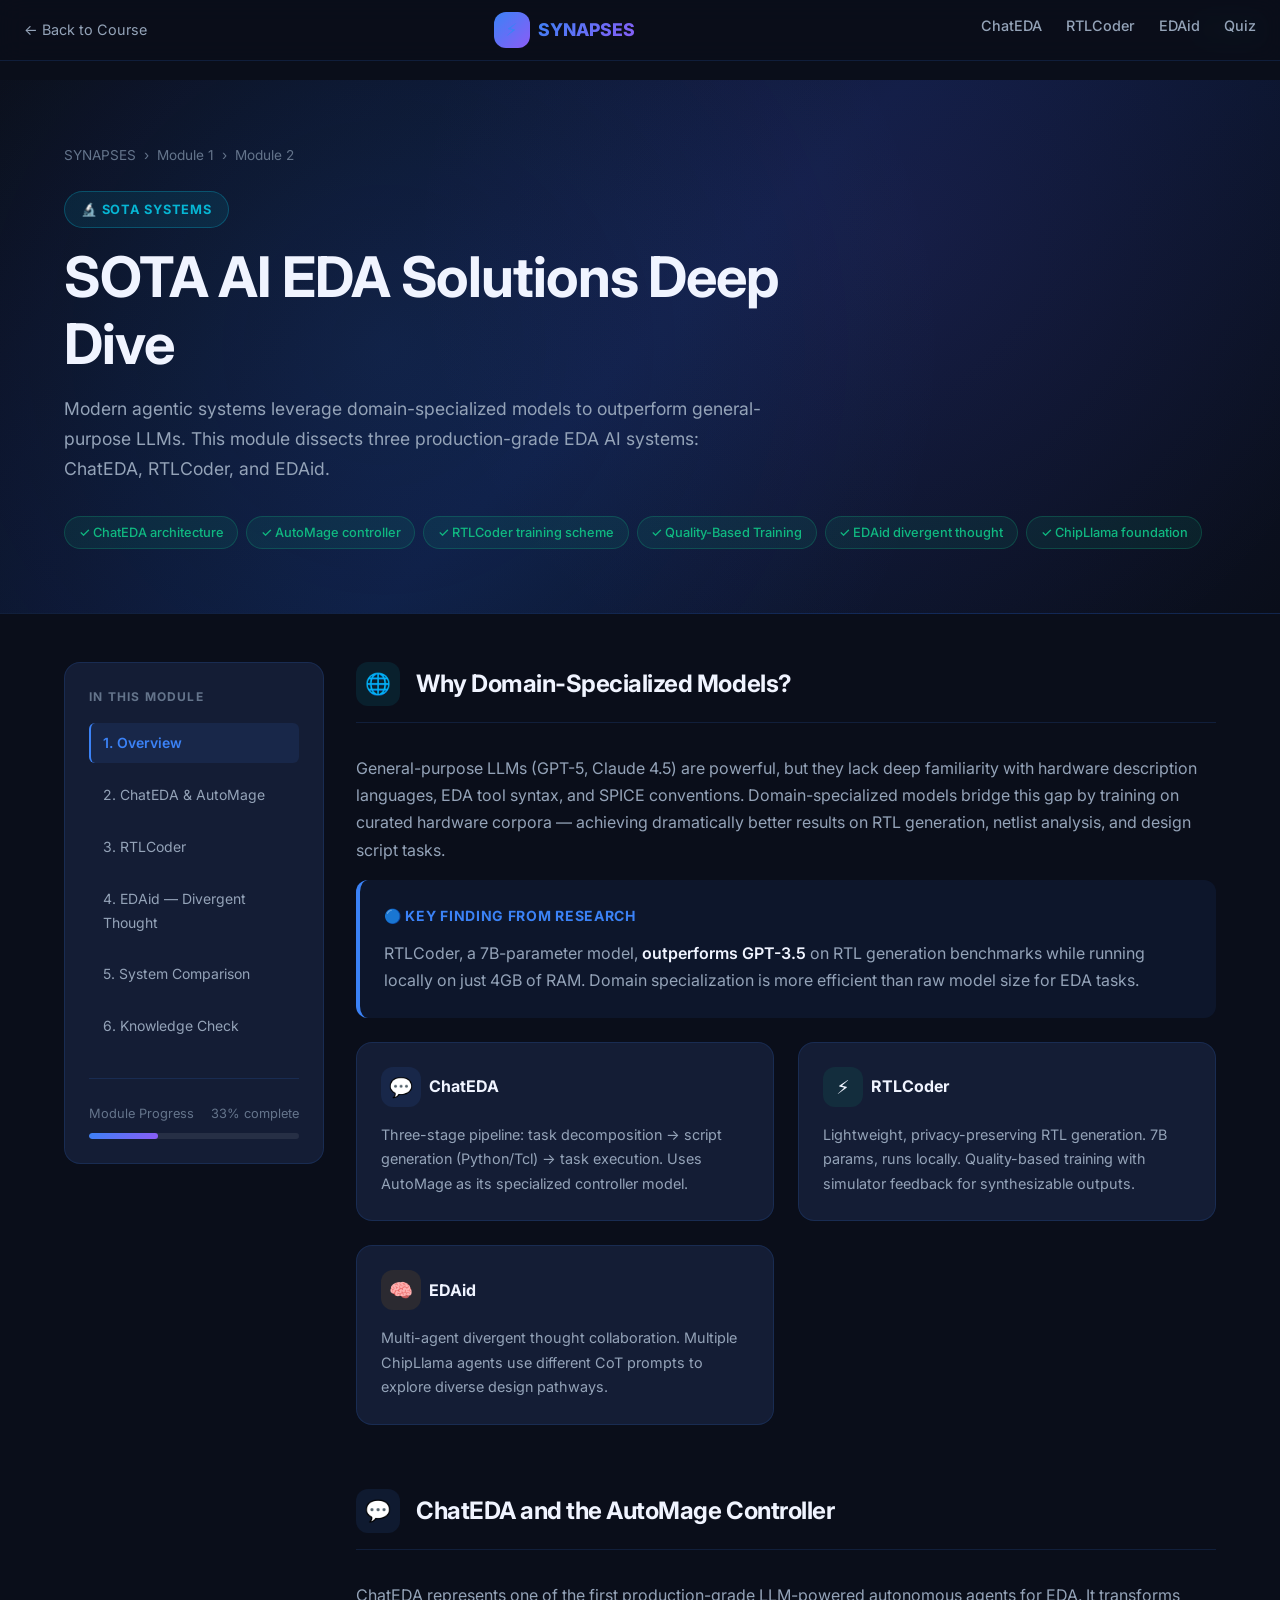
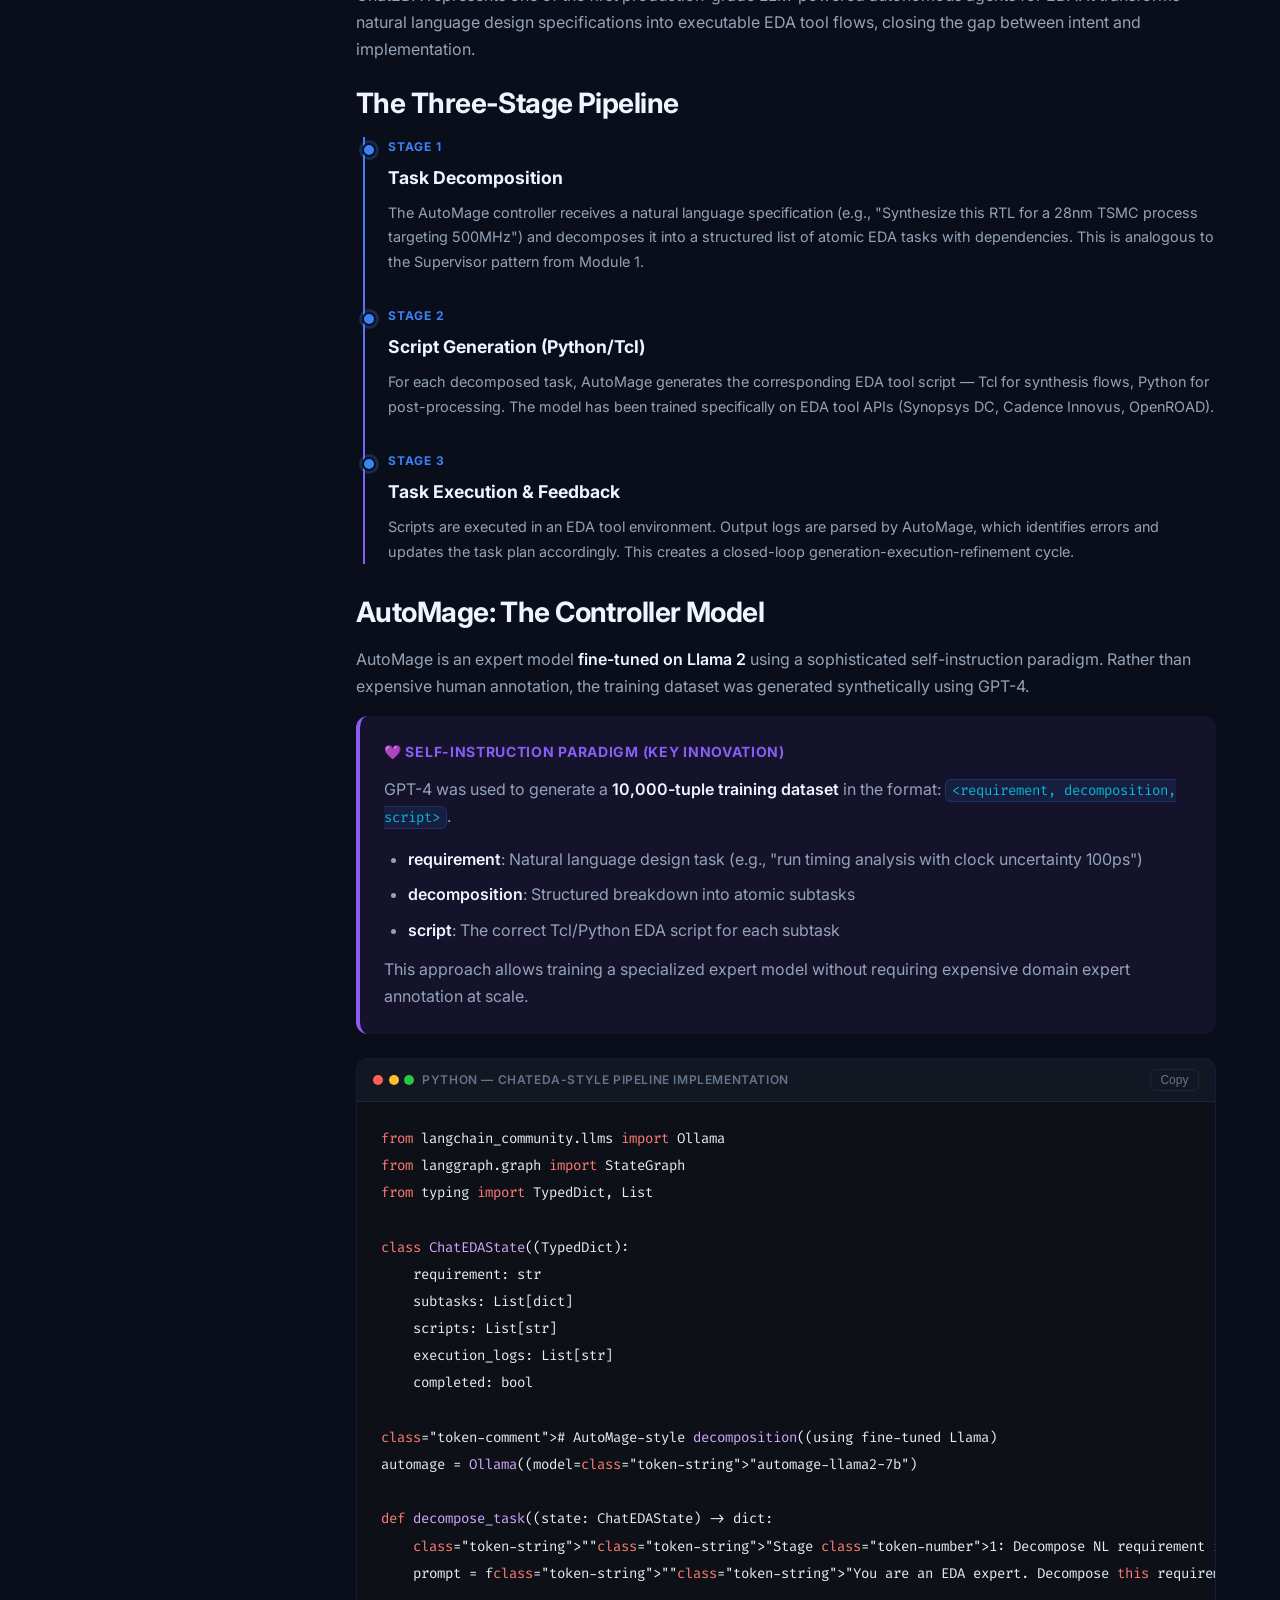
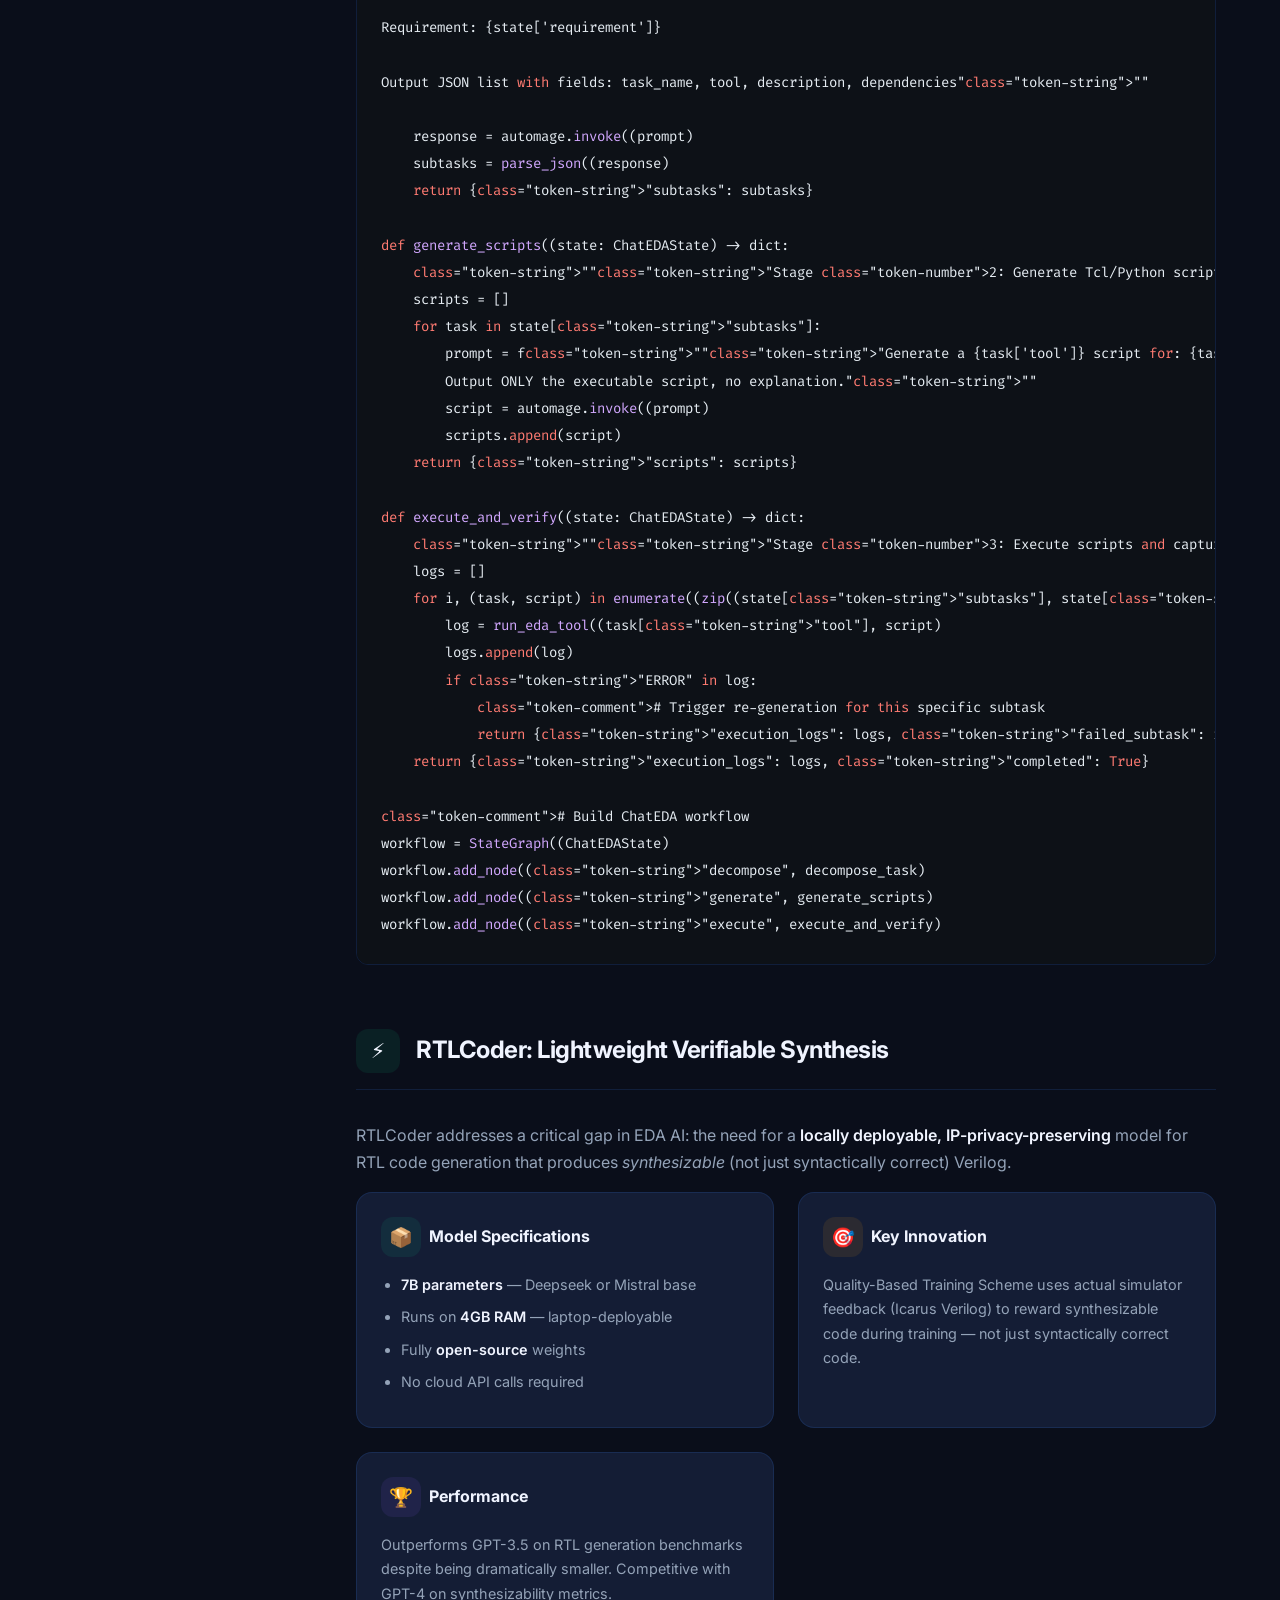
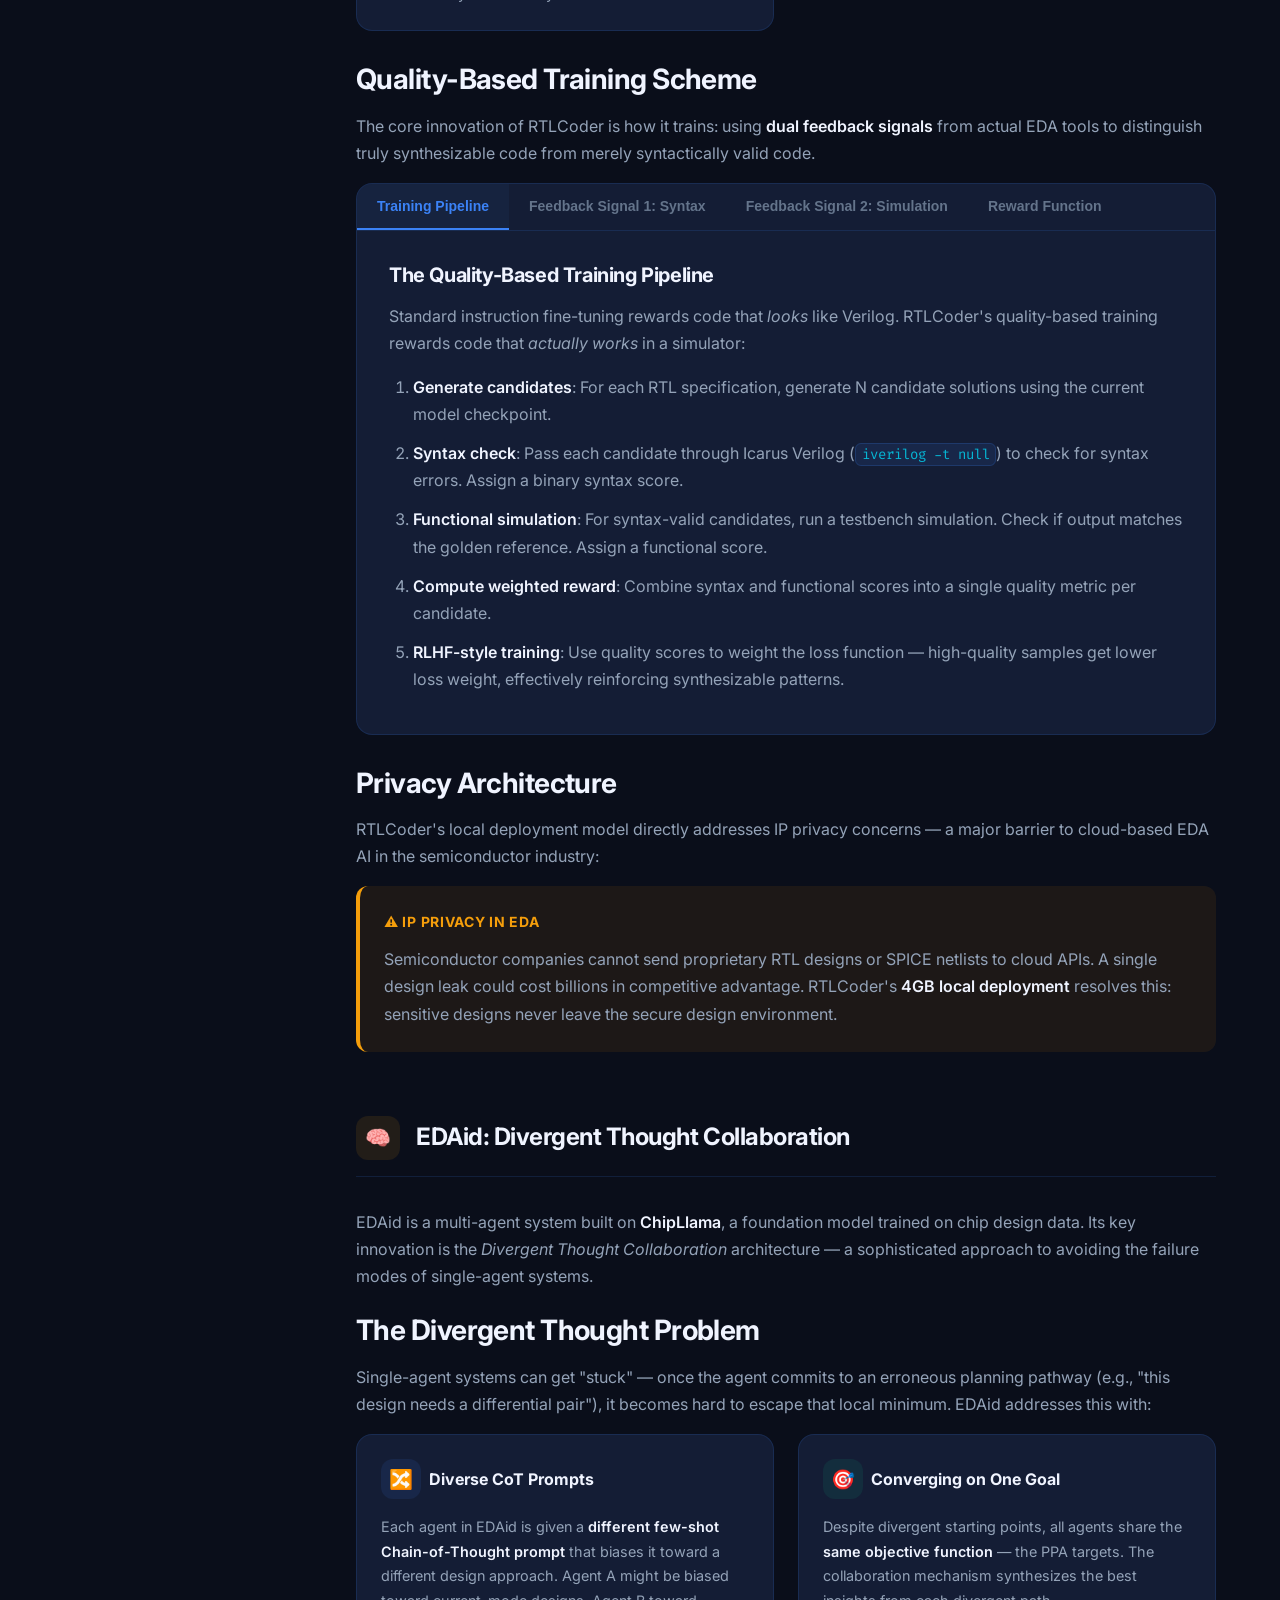
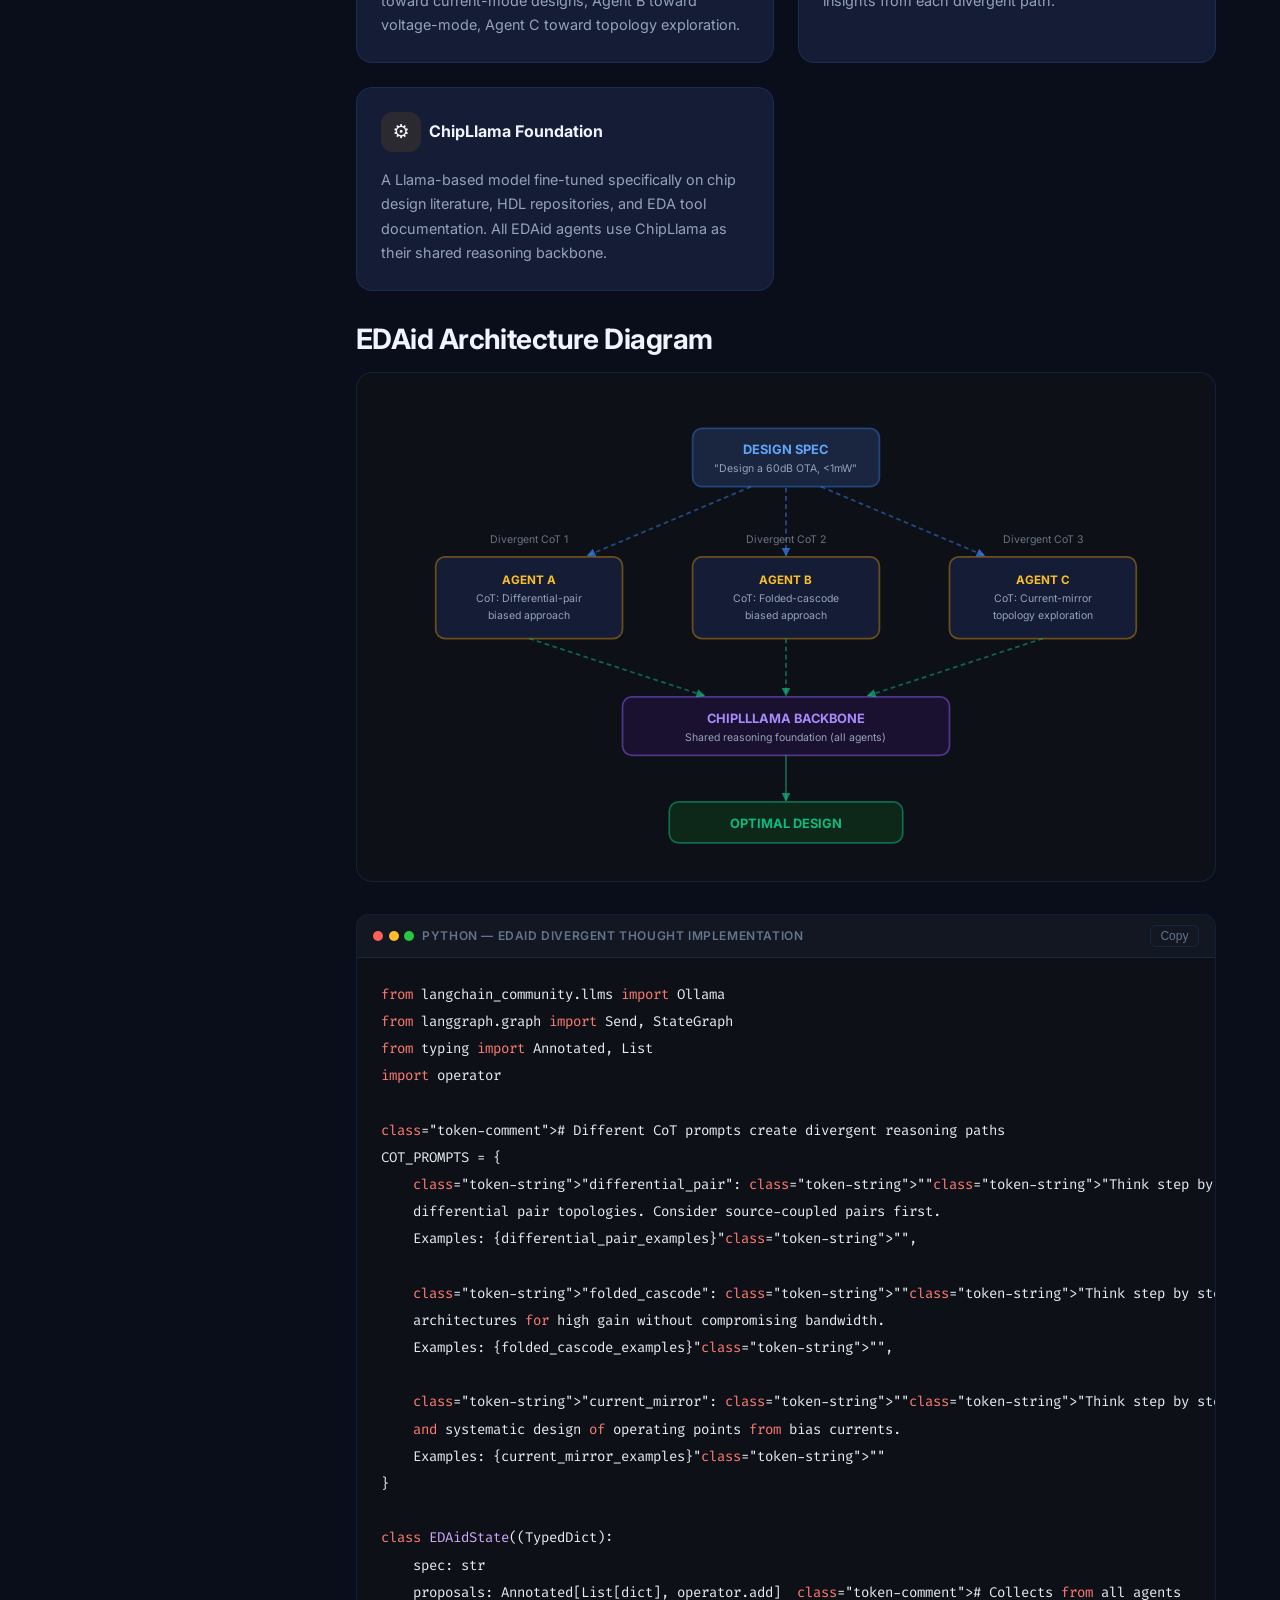
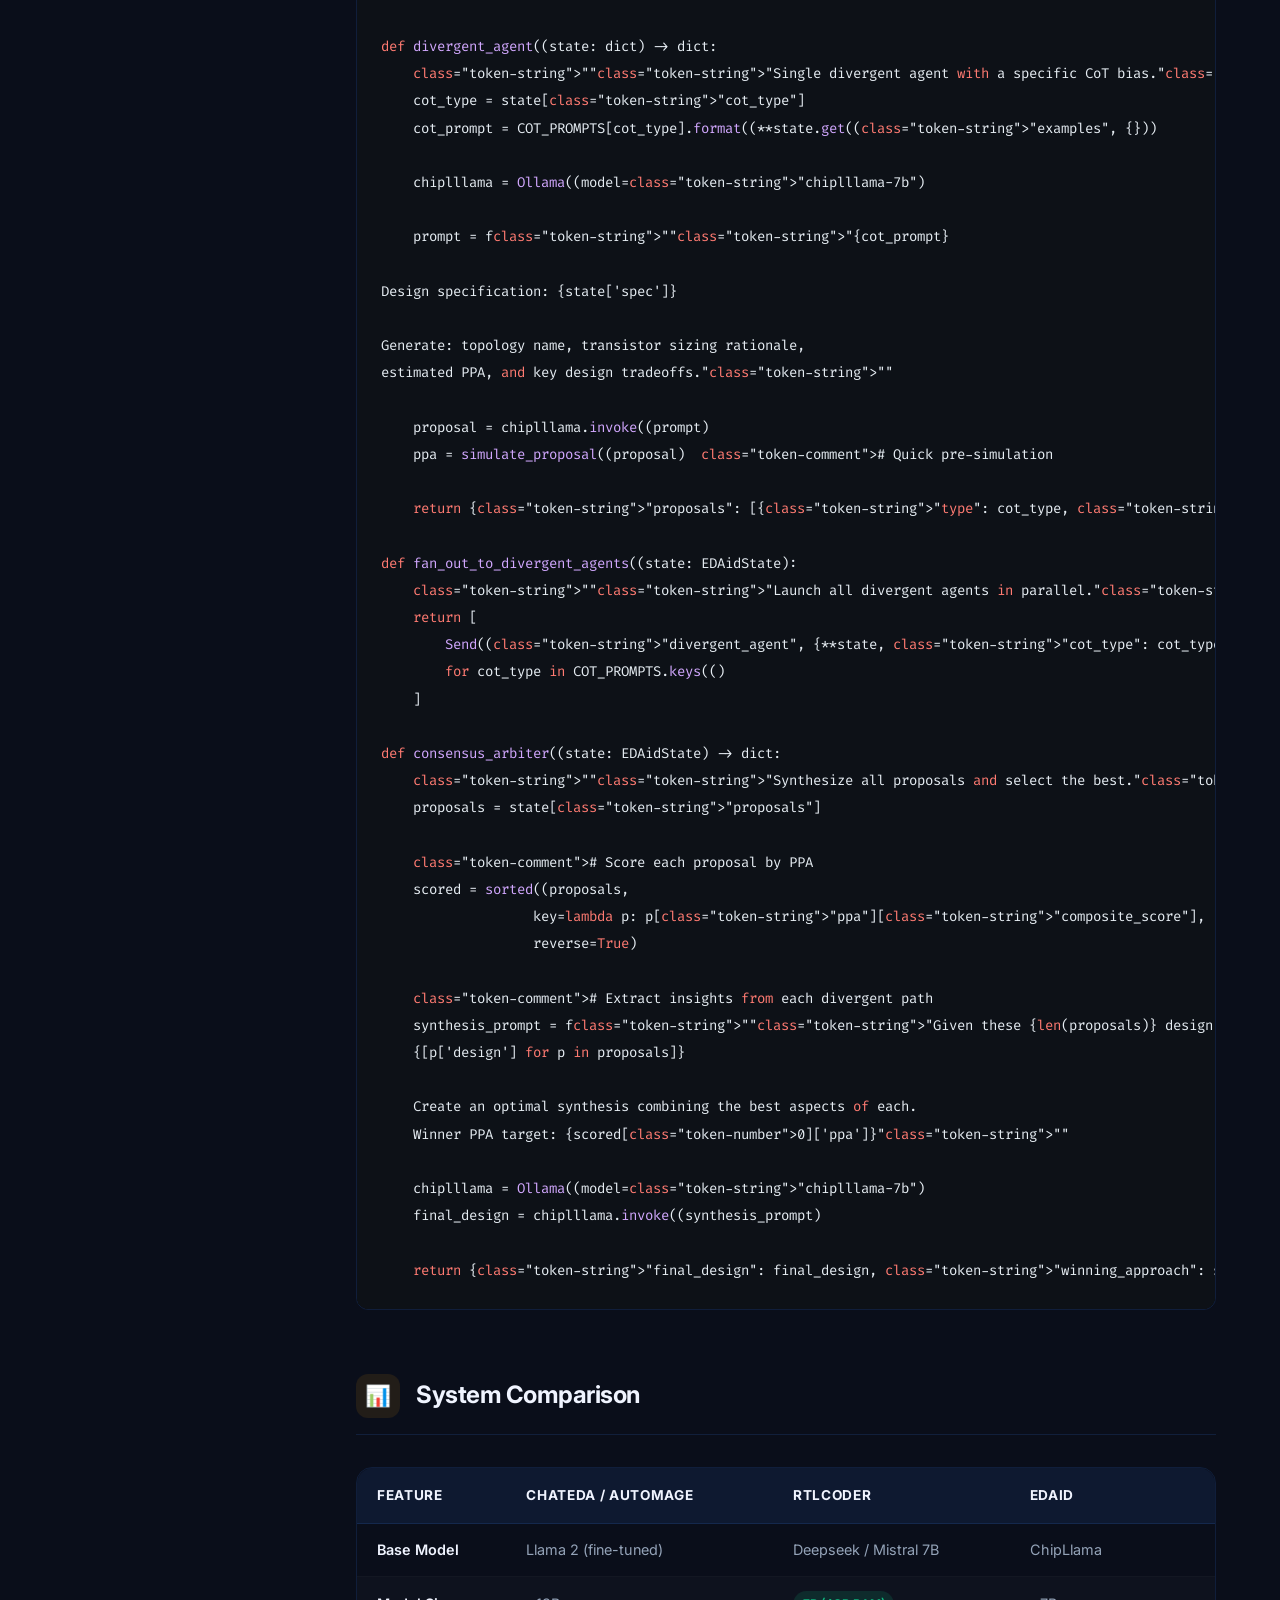
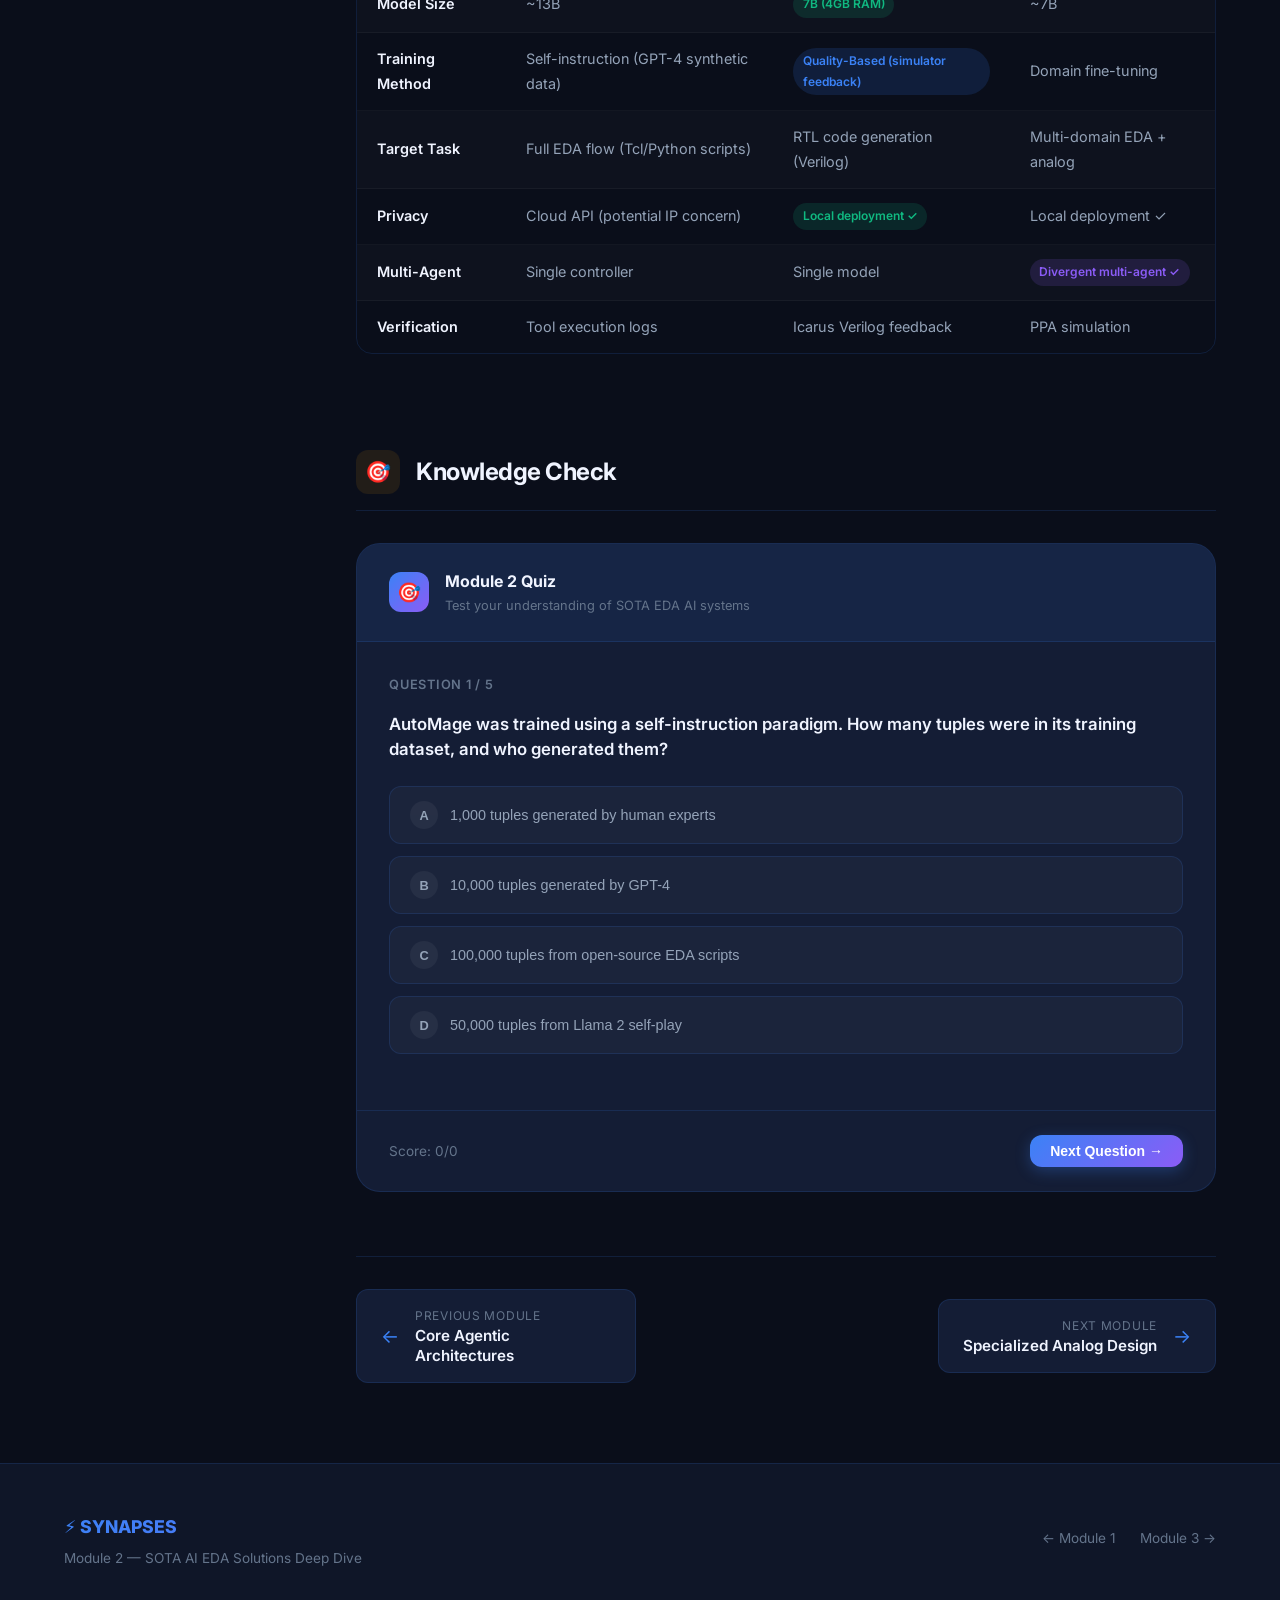
<file: module2.html>
<!DOCTYPE html>
<html lang="en">
<head>
  <meta charset="UTF-8" />
  <meta name="viewport" content="width=device-width, initial-scale=1.0" />
  <title>Module 2 — SOTA AI EDA Solutions | SYNAPSES</title>
  <link rel="preconnect" href="https://fonts.googleapis.com" />
  <link rel="preconnect" href="https://fonts.gstatic.com" crossorigin />
  <link href="https://fonts.googleapis.com/css2?family=Inter:wght@400;500;600;700;800;900&family=Fira+Code:wght@400;500&display=swap" rel="stylesheet" />
  <link rel="stylesheet" href="css/style.css" />
</head>
<body data-module-id="module2">

<nav class="nav">
  <div class="nav-inner">
    <a href="index.html" class="nav-back">← Back to Course</a>
    <a href="index.html" class="nav-logo">
      <div class="nav-logo-icon">⚡</div>
      <span class="nav-logo-text">SYNAPSES</span>
    </a>
    <ul class="nav-links">
      <li><a href="#chateda">ChatEDA</a></li>
      <li><a href="#rtlcoder">RTLCoder</a></li>
      <li><a href="#edaid">EDAid</a></li>
      <li><a href="#quiz">Quiz</a></li>
    </ul>
  </div>
</nav>

<div class="module-page">
  <div class="module-hero">
    <div class="container module-hero-content">
      <div class="module-breadcrumb">
        <a href="index.html">SYNAPSES</a>
        <span class="module-breadcrumb-sep">›</span>
        <a href="module1.html">Module 1</a>
        <span class="module-breadcrumb-sep">›</span>
        <span>Module 2</span>
      </div>
      <div class="module-hero-badge" style="background:rgba(6,182,212,0.1);border:1px solid rgba(6,182,212,0.3);color:var(--accent-cyan)">
        🔬 SOTA Systems
      </div>
      <h1 class="module-hero-title">SOTA AI EDA Solutions Deep Dive</h1>
      <p class="module-hero-desc">
        Modern agentic systems leverage domain-specialized models to outperform
        general-purpose LLMs. This module dissects three production-grade EDA
        AI systems: ChatEDA, RTLCoder, and EDAid.
      </p>
      <div class="module-objectives">
        <span class="objective-tag">✓ ChatEDA architecture</span>
        <span class="objective-tag">✓ AutoMage controller</span>
        <span class="objective-tag">✓ RTLCoder training scheme</span>
        <span class="objective-tag">✓ Quality-Based Training</span>
        <span class="objective-tag">✓ EDAid divergent thought</span>
        <span class="objective-tag">✓ ChipLlama foundation</span>
      </div>
    </div>
  </div>

  <div class="content-body">
    <aside class="content-sidebar">
      <div class="sidebar-nav">
        <div class="sidebar-nav-title">In This Module</div>
        <ul class="sidebar-nav-list">
          <li><a href="#overview">1. Overview</a></li>
          <li><a href="#chateda">2. ChatEDA & AutoMage</a></li>
          <li><a href="#rtlcoder">3. RTLCoder</a></li>
          <li><a href="#edaid">4. EDAid — Divergent Thought</a></li>
          <li><a href="#comparison">5. System Comparison</a></li>
          <li><a href="#quiz">6. Knowledge Check</a></li>
        </ul>
        <div class="sidebar-progress">
          <div class="progress-label">
            <span>Module Progress</span>
            <span data-progress-label>0%</span>
          </div>
          <div class="progress-track">
            <div class="progress-fill" data-module-progress style="width:0%"></div>
          </div>
        </div>
      </div>
    </aside>

    <main class="content-main">

      <!-- Section 1: Overview -->
      <section class="content-section" id="overview">
        <div class="content-section-title">
          <div class="content-section-icon" style="background:rgba(6,182,212,0.1)">🌐</div>
          <h2>Why Domain-Specialized Models?</h2>
        </div>

        <p>
          General-purpose LLMs (GPT-5, Claude 4.5) are powerful, but they lack
          deep familiarity with hardware description languages, EDA tool syntax,
          and SPICE conventions. Domain-specialized models bridge this gap by
          training on curated hardware corpora — achieving dramatically better
          results on RTL generation, netlist analysis, and design script tasks.
        </p>

        <div class="info-box note scroll-reveal">
          <div class="info-box-header">🔵 Key Finding from Research</div>
          <p>
            RTLCoder, a 7B-parameter model, <strong>outperforms GPT-3.5</strong> on RTL
            generation benchmarks while running locally on just 4GB of RAM. Domain
            specialization is more efficient than raw model size for EDA tasks.
          </p>
        </div>

        <div class="concept-grid scroll-reveal">
          <div class="concept-card">
            <div class="concept-card-header">
              <div class="concept-card-icon" style="background:rgba(59,130,246,0.1)">💬</div>
              <div class="concept-card-title">ChatEDA</div>
            </div>
            <div class="concept-card-body">
              Three-stage pipeline: task decomposition → script generation (Python/Tcl) →
              task execution. Uses AutoMage as its specialized controller model.
            </div>
          </div>
          <div class="concept-card">
            <div class="concept-card-header">
              <div class="concept-card-icon" style="background:rgba(16,185,129,0.1)">⚡</div>
              <div class="concept-card-title">RTLCoder</div>
            </div>
            <div class="concept-card-body">
              Lightweight, privacy-preserving RTL generation. 7B params, runs locally.
              Quality-based training with simulator feedback for synthesizable outputs.
            </div>
          </div>
          <div class="concept-card">
            <div class="concept-card-header">
              <div class="concept-card-icon" style="background:rgba(245,158,11,0.1)">🧠</div>
              <div class="concept-card-title">EDAid</div>
            </div>
            <div class="concept-card-body">
              Multi-agent divergent thought collaboration. Multiple ChipLlama agents
              use different CoT prompts to explore diverse design pathways.
            </div>
          </div>
        </div>
      </section>

      <!-- Section 2: ChatEDA -->
      <section class="content-section" id="chateda">
        <div class="content-section-title">
          <div class="content-section-icon" style="background:rgba(59,130,246,0.1)">💬</div>
          <h2>ChatEDA and the AutoMage Controller</h2>
        </div>

        <p>
          ChatEDA represents one of the first production-grade LLM-powered autonomous
          agents for EDA. It transforms natural language design specifications into
          executable EDA tool flows, closing the gap between intent and implementation.
        </p>

        <h3 style="color:var(--text-primary);margin:1.5rem 0 1rem">The Three-Stage Pipeline</h3>

        <div class="timeline scroll-reveal">
          <div class="timeline-item">
            <div class="timeline-item-label">Stage 1</div>
            <div class="timeline-item-title">Task Decomposition</div>
            <div class="timeline-item-body">
              The AutoMage controller receives a natural language specification (e.g.,
              "Synthesize this RTL for a 28nm TSMC process targeting 500MHz") and
              decomposes it into a structured list of atomic EDA tasks with dependencies.
              This is analogous to the Supervisor pattern from Module 1.
            </div>
          </div>
          <div class="timeline-item">
            <div class="timeline-item-label">Stage 2</div>
            <div class="timeline-item-title">Script Generation (Python/Tcl)</div>
            <div class="timeline-item-body">
              For each decomposed task, AutoMage generates the corresponding EDA tool
              script — Tcl for synthesis flows, Python for post-processing. The model
              has been trained specifically on EDA tool APIs (Synopsys DC, Cadence
              Innovus, OpenROAD).
            </div>
          </div>
          <div class="timeline-item">
            <div class="timeline-item-label">Stage 3</div>
            <div class="timeline-item-title">Task Execution &amp; Feedback</div>
            <div class="timeline-item-body">
              Scripts are executed in an EDA tool environment. Output logs are parsed
              by AutoMage, which identifies errors and updates the task plan accordingly.
              This creates a closed-loop generation-execution-refinement cycle.
            </div>
          </div>
        </div>

        <h3 style="color:var(--text-primary);margin:1.5rem 0 1rem">AutoMage: The Controller Model</h3>

        <p>
          AutoMage is an expert model <strong>fine-tuned on Llama 2</strong> using a
          sophisticated self-instruction paradigm. Rather than expensive human annotation,
          the training dataset was generated synthetically using GPT-4.
        </p>

        <div class="info-box insight scroll-reveal">
          <div class="info-box-header">💜 Self-Instruction Paradigm (Key Innovation)</div>
          <p>
            GPT-4 was used to generate a <strong>10,000-tuple training dataset</strong>
            in the format: <code>&lt;requirement, decomposition, script&gt;</code>.
          </p>
          <ul style="margin-top:0.75rem">
            <li><strong>requirement</strong>: Natural language design task (e.g., "run timing analysis with clock uncertainty 100ps")</li>
            <li><strong>decomposition</strong>: Structured breakdown into atomic subtasks</li>
            <li><strong>script</strong>: The correct Tcl/Python EDA script for each subtask</li>
          </ul>
          <p style="margin-top:0.75rem">
            This approach allows training a specialized expert model without requiring
            expensive domain expert annotation at scale.
          </p>
        </div>

        <div class="code-block scroll-reveal">
          <div class="code-block-header">
            <div class="code-block-lang">
              <div class="code-block-dots">
                <div class="code-block-dot" style="background:#ff5f57"></div>
                <div class="code-block-dot" style="background:#febc2e"></div>
                <div class="code-block-dot" style="background:#28c840"></div>
              </div>
              Python — ChatEDA-style Pipeline Implementation
            </div>
            <button class="code-copy-btn">Copy</button>
          </div>
          <pre><code data-lang="python">from langchain_community.llms import Ollama
from langgraph.graph import StateGraph
from typing import TypedDict, List

class ChatEDAState(TypedDict):
    requirement: str
    subtasks: List[dict]
    scripts: List[str]
    execution_logs: List[str]
    completed: bool

# AutoMage-style decomposition (using fine-tuned Llama)
automage = Ollama(model="automage-llama2-7b")

def decompose_task(state: ChatEDAState) -> dict:
    """Stage 1: Decompose NL requirement into subtasks."""
    prompt = f"""You are an EDA expert. Decompose this requirement into atomic EDA tasks:
    
Requirement: {state['requirement']}

Output JSON list with fields: task_name, tool, description, dependencies"""
    
    response = automage.invoke(prompt)
    subtasks = parse_json(response)
    return {"subtasks": subtasks}

def generate_scripts(state: ChatEDAState) -> dict:
    """Stage 2: Generate Tcl/Python scripts for each subtask."""
    scripts = []
    for task in state["subtasks"]:
        prompt = f"""Generate a {task['tool']} script for: {task['description']}
        Output ONLY the executable script, no explanation."""
        script = automage.invoke(prompt)
        scripts.append(script)
    return {"scripts": scripts}

def execute_and_verify(state: ChatEDAState) -> dict:
    """Stage 3: Execute scripts and capture feedback."""
    logs = []
    for i, (task, script) in enumerate(zip(state["subtasks"], state["scripts"])):
        log = run_eda_tool(task["tool"], script)
        logs.append(log)
        if "ERROR" in log:
            # Trigger re-generation for this specific subtask
            return {"execution_logs": logs, "failed_subtask": i}
    return {"execution_logs": logs, "completed": True}

# Build ChatEDA workflow
workflow = StateGraph(ChatEDAState)
workflow.add_node("decompose", decompose_task)
workflow.add_node("generate", generate_scripts)
workflow.add_node("execute", execute_and_verify)</code></pre>
        </div>
      </section>

      <!-- Section 3: RTLCoder -->
      <section class="content-section" id="rtlcoder">
        <div class="content-section-title">
          <div class="content-section-icon" style="background:rgba(16,185,129,0.1)">⚡</div>
          <h2>RTLCoder: Lightweight Verifiable Synthesis</h2>
        </div>

        <p>
          RTLCoder addresses a critical gap in EDA AI: the need for a <strong>locally
          deployable, IP-privacy-preserving</strong> model for RTL code generation that
          produces <em>synthesizable</em> (not just syntactically correct) Verilog.
        </p>

        <div class="concept-grid scroll-reveal">
          <div class="concept-card">
            <div class="concept-card-header">
              <div class="concept-card-icon" style="background:rgba(16,185,129,0.1)">📦</div>
              <div class="concept-card-title">Model Specifications</div>
            </div>
            <div class="concept-card-body">
              <ul style="margin:0;padding-left:1.25rem">
                <li><strong>7B parameters</strong> — Deepseek or Mistral base</li>
                <li>Runs on <strong>4GB RAM</strong> — laptop-deployable</li>
                <li>Fully <strong>open-source</strong> weights</li>
                <li>No cloud API calls required</li>
              </ul>
            </div>
          </div>
          <div class="concept-card">
            <div class="concept-card-header">
              <div class="concept-card-icon" style="background:rgba(245,158,11,0.1)">🎯</div>
              <div class="concept-card-title">Key Innovation</div>
            </div>
            <div class="concept-card-body">
              Quality-Based Training Scheme uses actual simulator feedback
              (Icarus Verilog) to reward synthesizable code during training —
              not just syntactically correct code.
            </div>
          </div>
          <div class="concept-card">
            <div class="concept-card-header">
              <div class="concept-card-icon" style="background:rgba(139,92,246,0.1)">🏆</div>
              <div class="concept-card-title">Performance</div>
            </div>
            <div class="concept-card-body">
              Outperforms GPT-3.5 on RTL generation benchmarks despite being
              dramatically smaller. Competitive with GPT-4 on synthesizability metrics.
            </div>
          </div>
        </div>

        <h3 style="color:var(--text-primary);margin:1.5rem 0 1rem">Quality-Based Training Scheme</h3>

        <p>
          The core innovation of RTLCoder is how it trains: using <strong>dual feedback
          signals</strong> from actual EDA tools to distinguish truly synthesizable code
          from merely syntactically valid code.
        </p>

        <div class="tab-system scroll-reveal">
          <div class="tab-list">
            <button class="tab-btn active">Training Pipeline</button>
            <button class="tab-btn">Feedback Signal 1: Syntax</button>
            <button class="tab-btn">Feedback Signal 2: Simulation</button>
            <button class="tab-btn">Reward Function</button>
          </div>

          <div class="tab-panel active">
            <h4 style="color:var(--text-primary);margin-bottom:1rem">The Quality-Based Training Pipeline</h4>
            <p>
              Standard instruction fine-tuning rewards code that <em>looks</em> like
              Verilog. RTLCoder's quality-based training rewards code that <em>actually
              works</em> in a simulator:
            </p>
            <ol style="color:var(--text-secondary);margin-top:1rem">
              <li style="margin-bottom:0.75rem">
                <strong>Generate candidates</strong>: For each RTL specification, generate
                N candidate solutions using the current model checkpoint.
              </li>
              <li style="margin-bottom:0.75rem">
                <strong>Syntax check</strong>: Pass each candidate through Icarus Verilog
                (<code>iverilog -t null</code>) to check for syntax errors. Assign a binary
                syntax score.
              </li>
              <li style="margin-bottom:0.75rem">
                <strong>Functional simulation</strong>: For syntax-valid candidates, run a
                testbench simulation. Check if output matches the golden reference.
                Assign a functional score.
              </li>
              <li style="margin-bottom:0.75rem">
                <strong>Compute weighted reward</strong>: Combine syntax and functional scores
                into a single quality metric per candidate.
              </li>
              <li>
                <strong>RLHF-style training</strong>: Use quality scores to weight the
                loss function — high-quality samples get lower loss weight, effectively
                reinforcing synthesizable patterns.
              </li>
            </ol>
          </div>

          <div class="tab-panel">
            <h4 style="color:var(--text-primary);margin-bottom:1rem">Feedback Signal 1: Icarus Verilog Syntax Check</h4>
            <p>
              The first quality gate is a syntax check using <strong>Icarus Verilog</strong>
              (iverilog), an open-source Verilog compiler. This catches common LLM failure
              modes like:
            </p>
            <ul style="margin-top:1rem">
              <li>Missing <code>endmodule</code> keywords</li>
              <li>Mismatched port declarations</li>
              <li>Invalid signal widths or types</li>
              <li>Undefined variables</li>
            </ul>
            <div class="code-block" style="margin-top:1rem">
              <div class="code-block-header">
                <div class="code-block-lang">
                  <div class="code-block-dots">
                    <div class="code-block-dot" style="background:#ff5f57"></div>
                    <div class="code-block-dot" style="background:#febc2e"></div>
                    <div class="code-block-dot" style="background:#28c840"></div>
                  </div>
                  Python — Syntax Feedback
                </div>
                <button class="code-copy-btn">Copy</button>
              </div>
              <pre><code data-lang="python">import subprocess
import tempfile

def check_verilog_syntax(code: str) -> dict:
    """Run Icarus Verilog syntax check and return score."""
    with tempfile.NamedTemporaryFile(suffix=".v", mode="w", delete=False) as f:
        f.write(code)
        filepath = f.name
    
    result = subprocess.run(
        ["iverilog", "-t", "null", filepath],
        capture_output=True, text=True, timeout=10
    )
    
    syntax_ok = result.returncode == 0
    errors = result.stderr.strip() if not syntax_ok else ""
    
    return {
        "syntax_score": 1.0 if syntax_ok else 0.0,
        "errors": errors,
        "syntax_ok": syntax_ok
    }</code></pre>
            </div>
          </div>

          <div class="tab-panel">
            <h4 style="color:var(--text-primary);margin-bottom:1rem">Feedback Signal 2: Functional Simulation</h4>
            <p>
              Syntax-valid code is further evaluated by running a functional simulation
              against a testbench. This catches logic errors that syntax checkers cannot:
            </p>
            <ul style="margin-top:1rem">
              <li>Wrong state machine transitions</li>
              <li>Off-by-one errors in counters</li>
              <li>Incorrect reset behavior</li>
              <li>Race conditions</li>
            </ul>
            <div class="code-block" style="margin-top:1rem">
              <div class="code-block-header">
                <div class="code-block-lang">
                  <div class="code-block-dots">
                    <div class="code-block-dot" style="background:#ff5f57"></div>
                    <div class="code-block-dot" style="background:#febc2e"></div>
                    <div class="code-block-dot" style="background:#28c840"></div>
                  </div>
                  Python — Functional Simulation Check
                </div>
                <button class="code-copy-btn">Copy</button>
              </div>
              <pre><code data-lang="python">def run_functional_sim(code: str, testbench: str) -> dict:
    """Compile DUT + testbench and run simulation."""
    with tempfile.TemporaryDirectory() as tmpdir:
        dut_path = f"{tmpdir}/dut.v"
        tb_path = f"{tmpdir}/tb.v"
        sim_path = f"{tmpdir}/sim"
        
        with open(dut_path, "w") as f: f.write(code)
        with open(tb_path, "w") as f: f.write(testbench)
        
        # Compile
        compile_result = subprocess.run(
            ["iverilog", "-o", sim_path, dut_path, tb_path],
            capture_output=True, timeout=30
        )
        if compile_result.returncode != 0:
            return {"functional_score": 0.0, "passed": 0, "total": 0}
        
        # Simulate
        sim_result = subprocess.run(
            ["vvp", sim_path],
            capture_output=True, text=True, timeout=60
        )
        
        # Parse PASS/FAIL counts from testbench output
        output = sim_result.stdout
        passed = output.count("PASS")
        failed = output.count("FAIL")
        total = passed + failed
        
        return {
            "functional_score": passed / total if total > 0 else 0.0,
            "passed": passed,
            "total": total
        }</code></pre>
            </div>
          </div>

          <div class="tab-panel">
            <h4 style="color:var(--text-primary);margin-bottom:1rem">Reward Function</h4>
            <p>
              The combined quality score weights functional correctness more heavily
              than syntax — since syntactically correct but logically wrong code is
              arguably worse than obvious syntax errors (which are easier to debug):
            </p>
            <div class="code-block" style="margin-top:1rem">
              <div class="code-block-header">
                <div class="code-block-lang">
                  <div class="code-block-dots">
                    <div class="code-block-dot" style="background:#ff5f57"></div>
                    <div class="code-block-dot" style="background:#febc2e"></div>
                    <div class="code-block-dot" style="background:#28c840"></div>
                  </div>
                  Python — Quality Reward Function
                </div>
                <button class="code-copy-btn">Copy</button>
              </div>
              <pre><code data-lang="python">def compute_quality_reward(code: str, testbench: str) -> float:
    """Compute the combined quality reward for RTL code."""
    syntax = check_verilog_syntax(code)
    
    if not syntax["syntax_ok"]:
        # Syntax failure: partial credit based on error count
        error_count = len(syntax["errors"].split("\n"))
        return max(0.0, 0.2 - 0.02 * error_count)
    
    functional = run_functional_sim(code, testbench)
    
    # Weighted combination: syntax 30%, functional 70%
    reward = 0.3 * syntax["syntax_score"] + 0.7 * functional["functional_score"]
    
    return reward

def quality_weighted_loss(candidates: list[dict]) -> float:
    """Weight training loss inversely by quality."""
    # High quality → lower loss weight (model already learned this)
    # Low quality → higher loss weight (model needs to learn)
    losses = []
    for c in candidates:
        quality = compute_quality_reward(c["code"], c["testbench"])
        # Invert: reward high quality by down-weighting its loss
        loss_weight = 1.0 - quality * 0.8
        losses.append(c["loss"] * loss_weight)
    return sum(losses) / len(losses)</code></pre>
            </div>
          </div>
        </div>

        <h3 style="color:var(--text-primary);margin:1.5rem 0 1rem">Privacy Architecture</h3>
        <p>
          RTLCoder's local deployment model directly addresses IP privacy concerns —
          a major barrier to cloud-based EDA AI in the semiconductor industry:
        </p>
        <div class="info-box warning scroll-reveal">
          <div class="info-box-header">⚠ IP Privacy in EDA</div>
          <p>
            Semiconductor companies cannot send proprietary RTL designs or SPICE netlists
            to cloud APIs. A single design leak could cost billions in competitive
            advantage. RTLCoder's <strong>4GB local deployment</strong> resolves this:
            sensitive designs never leave the secure design environment.
          </p>
        </div>
      </section>

      <!-- Section 4: EDAid -->
      <section class="content-section" id="edaid">
        <div class="content-section-title">
          <div class="content-section-icon" style="background:rgba(245,158,11,0.1)">🧠</div>
          <h2>EDAid: Divergent Thought Collaboration</h2>
        </div>

        <p>
          EDAid is a multi-agent system built on <strong>ChipLlama</strong>, a foundation
          model trained on chip design data. Its key innovation is the <em>Divergent
          Thought Collaboration</em> architecture — a sophisticated approach to avoiding
          the failure modes of single-agent systems.
        </p>

        <h3 style="color:var(--text-primary);margin:1.5rem 0 1rem">The Divergent Thought Problem</h3>

        <p>
          Single-agent systems can get "stuck" — once the agent commits to an erroneous
          planning pathway (e.g., "this design needs a differential pair"), it becomes
          hard to escape that local minimum. EDAid addresses this with:
        </p>

        <div class="concept-grid scroll-reveal">
          <div class="concept-card">
            <div class="concept-card-header">
              <div class="concept-card-icon" style="background:rgba(59,130,246,0.1)">🔀</div>
              <div class="concept-card-title">Diverse CoT Prompts</div>
            </div>
            <div class="concept-card-body">
              Each agent in EDAid is given a <strong>different few-shot
              Chain-of-Thought prompt</strong> that biases it toward a different
              design approach. Agent A might be biased toward current-mode designs,
              Agent B toward voltage-mode, Agent C toward topology exploration.
            </div>
          </div>
          <div class="concept-card">
            <div class="concept-card-header">
              <div class="concept-card-icon" style="background:rgba(16,185,129,0.1)">🎯</div>
              <div class="concept-card-title">Converging on One Goal</div>
            </div>
            <div class="concept-card-body">
              Despite divergent starting points, all agents share the <strong>same
              objective function</strong> — the PPA targets. The collaboration
              mechanism synthesizes the best insights from each divergent path.
            </div>
          </div>
          <div class="concept-card">
            <div class="concept-card-header">
              <div class="concept-card-icon" style="background:rgba(245,158,11,0.1)">⚙</div>
              <div class="concept-card-title">ChipLlama Foundation</div>
            </div>
            <div class="concept-card-body">
              A Llama-based model fine-tuned specifically on chip design literature,
              HDL repositories, and EDA tool documentation. All EDAid agents use
              ChipLlama as their shared reasoning backbone.
            </div>
          </div>
        </div>

        <h3 style="color:var(--text-primary);margin:1.5rem 0 1rem">EDAid Architecture Diagram</h3>

        <div class="diagram-container scroll-reveal">
          <svg viewBox="0 0 680 380" xmlns="http://www.w3.org/2000/svg">
            <defs>
              <marker id="edaid-arrow" viewBox="0 0 10 10" refX="9" refY="5"
                markerWidth="5" markerHeight="5" orient="auto">
                <path d="M0 0L10 5L0 10z" fill="rgba(59,130,246,0.7)"/>
              </marker>
              <marker id="edaid-arrow-g" viewBox="0 0 10 10" refX="9" refY="5"
                markerWidth="5" markerHeight="5" orient="auto">
                <path d="M0 0L10 5L0 10z" fill="rgba(16,185,129,0.7)"/>
              </marker>
            </defs>

            <!-- Input -->
            <rect x="260" y="20" width="160" height="50" rx="8" fill="#1a2540" stroke="rgba(59,130,246,0.4)" stroke-width="1.5"/>
            <text x="340" y="42" text-anchor="middle" fill="#60a5fa" font-family="Inter" font-size="11" font-weight="700">DESIGN SPEC</text>
            <text x="340" y="57" text-anchor="middle" fill="#94a3b8" font-family="Inter" font-size="9">"Design a 60dB OTA, &lt;1mW"</text>

            <!-- Divergent agents -->
            <rect x="40" y="130" width="160" height="70" rx="8" fill="#141d35" stroke="rgba(245,158,11,0.4)" stroke-width="1.5"/>
            <text x="120" y="153" text-anchor="middle" fill="#fbbf24" font-family="Inter" font-size="10" font-weight="700">AGENT A</text>
            <text x="120" y="169" text-anchor="middle" fill="#94a3b8" font-family="Inter" font-size="9">CoT: Differential-pair</text>
            <text x="120" y="183" text-anchor="middle" fill="#94a3b8" font-family="Inter" font-size="9">biased approach</text>

            <rect x="260" y="130" width="160" height="70" rx="8" fill="#141d35" stroke="rgba(245,158,11,0.4)" stroke-width="1.5"/>
            <text x="340" y="153" text-anchor="middle" fill="#fbbf24" font-family="Inter" font-size="10" font-weight="700">AGENT B</text>
            <text x="340" y="169" text-anchor="middle" fill="#94a3b8" font-family="Inter" font-size="9">CoT: Folded-cascode</text>
            <text x="340" y="183" text-anchor="middle" fill="#94a3b8" font-family="Inter" font-size="9">biased approach</text>

            <rect x="480" y="130" width="160" height="70" rx="8" fill="#141d35" stroke="rgba(245,158,11,0.4)" stroke-width="1.5"/>
            <text x="560" y="153" text-anchor="middle" fill="#fbbf24" font-family="Inter" font-size="10" font-weight="700">AGENT C</text>
            <text x="560" y="169" text-anchor="middle" fill="#94a3b8" font-family="Inter" font-size="9">CoT: Current-mirror</text>
            <text x="560" y="183" text-anchor="middle" fill="#94a3b8" font-family="Inter" font-size="9">topology exploration</text>

            <!-- Arrows from spec to agents -->
            <line x1="310" y1="70" x2="170" y2="129" stroke="rgba(59,130,246,0.5)" stroke-width="1.5" stroke-dasharray="4,3" marker-end="url(#edaid-arrow)"/>
            <line x1="340" y1="71" x2="340" y2="129" stroke="rgba(59,130,246,0.5)" stroke-width="1.5" stroke-dasharray="4,3" marker-end="url(#edaid-arrow)"/>
            <line x1="370" y1="70" x2="510" y2="129" stroke="rgba(59,130,246,0.5)" stroke-width="1.5" stroke-dasharray="4,3" marker-end="url(#edaid-arrow)"/>

            <!-- ChipLlama shared -->
            <rect x="200" y="250" width="280" height="50" rx="8" fill="#1a1030" stroke="rgba(139,92,246,0.5)" stroke-width="1.5"/>
            <text x="340" y="272" text-anchor="middle" fill="#a78bfa" font-family="Inter" font-size="11" font-weight="700">CHIPLLLAMA BACKBONE</text>
            <text x="340" y="288" text-anchor="middle" fill="#94a3b8" font-family="Inter" font-size="9">Shared reasoning foundation (all agents)</text>

            <!-- Agent proposals to ChipLlama -->
            <line x1="120" y1="200" x2="270" y2="249" stroke="rgba(16,185,129,0.5)" stroke-width="1.5" stroke-dasharray="4,3" marker-end="url(#edaid-arrow-g)"/>
            <line x1="340" y1="200" x2="340" y2="249" stroke="rgba(16,185,129,0.5)" stroke-width="1.5" stroke-dasharray="4,3" marker-end="url(#edaid-arrow-g)"/>
            <line x1="560" y1="200" x2="410" y2="249" stroke="rgba(16,185,129,0.5)" stroke-width="1.5" stroke-dasharray="4,3" marker-end="url(#edaid-arrow-g)"/>

            <!-- Output -->
            <rect x="240" y="340" width="200" height="35" rx="8" fill="#0d2818" stroke="rgba(16,185,129,0.5)" stroke-width="1.5"/>
            <text x="340" y="362" text-anchor="middle" fill="#10b981" font-family="Inter" font-size="11" font-weight="700">OPTIMAL DESIGN</text>
            <line x1="340" y1="300" x2="340" y2="339" stroke="rgba(16,185,129,0.5)" stroke-width="1.5" marker-end="url(#edaid-arrow-g)"/>

            <!-- Labels -->
            <text x="120" y="118" text-anchor="middle" fill="#6b7280" font-family="Inter" font-size="9">Divergent CoT 1</text>
            <text x="340" y="118" text-anchor="middle" fill="#6b7280" font-family="Inter" font-size="9">Divergent CoT 2</text>
            <text x="560" y="118" text-anchor="middle" fill="#6b7280" font-family="Inter" font-size="9">Divergent CoT 3</text>
          </svg>
        </div>

        <div class="code-block scroll-reveal">
          <div class="code-block-header">
            <div class="code-block-lang">
              <div class="code-block-dots">
                <div class="code-block-dot" style="background:#ff5f57"></div>
                <div class="code-block-dot" style="background:#febc2e"></div>
                <div class="code-block-dot" style="background:#28c840"></div>
              </div>
              Python — EDAid Divergent Thought Implementation
            </div>
            <button class="code-copy-btn">Copy</button>
          </div>
          <pre><code data-lang="python">from langchain_community.llms import Ollama
from langgraph.graph import Send, StateGraph
from typing import Annotated, List
import operator

# Different CoT prompts create divergent reasoning paths
COT_PROMPTS = {
    "differential_pair": """Think step by step as an analog designer who prefers 
    differential pair topologies. Consider source-coupled pairs first.
    Examples: {differential_pair_examples}""",
    
    "folded_cascode": """Think step by step as a designer who favors folded-cascode
    architectures for high gain without compromising bandwidth.
    Examples: {folded_cascode_examples}""",
    
    "current_mirror": """Think step by step focusing on current-mirror biasing
    and systematic design of operating points from bias currents.
    Examples: {current_mirror_examples}"""
}

class EDAidState(TypedDict):
    spec: str
    proposals: Annotated[List[dict], operator.add]  # Collects from all agents

def divergent_agent(state: dict) -> dict:
    """Single divergent agent with a specific CoT bias."""
    cot_type = state["cot_type"]
    cot_prompt = COT_PROMPTS[cot_type].format(**state.get("examples", {}))
    
    chiplllama = Ollama(model="chiplllama-7b")
    
    prompt = f"""{cot_prompt}

Design specification: {state['spec']}

Generate: topology name, transistor sizing rationale, 
estimated PPA, and key design tradeoffs."""
    
    proposal = chiplllama.invoke(prompt)
    ppa = simulate_proposal(proposal)  # Quick pre-simulation
    
    return {"proposals": [{"type": cot_type, "design": proposal, "ppa": ppa}]}

def fan_out_to_divergent_agents(state: EDAidState):
    """Launch all divergent agents in parallel."""
    return [
        Send("divergent_agent", {**state, "cot_type": cot_type})
        for cot_type in COT_PROMPTS.keys()
    ]

def consensus_arbiter(state: EDAidState) -> dict:
    """Synthesize all proposals and select the best."""
    proposals = state["proposals"]
    
    # Score each proposal by PPA
    scored = sorted(proposals, 
                   key=lambda p: p["ppa"]["composite_score"], 
                   reverse=True)
    
    # Extract insights from each divergent path
    synthesis_prompt = f"""Given these {len(proposals)} design proposals:
    {[p['design'] for p in proposals]}
    
    Create an optimal synthesis combining the best aspects of each.
    Winner PPA target: {scored[0]['ppa']}"""
    
    chiplllama = Ollama(model="chiplllama-7b")
    final_design = chiplllama.invoke(synthesis_prompt)
    
    return {"final_design": final_design, "winning_approach": scored[0]["type"]}</code></pre>
        </div>
      </section>

      <!-- Section 5: Comparison -->
      <section class="content-section" id="comparison">
        <div class="content-section-title">
          <div class="content-section-icon" style="background:rgba(245,158,11,0.1)">📊</div>
          <h2>System Comparison</h2>
        </div>

        <div style="overflow-x:auto" class="scroll-reveal">
          <table class="comparison-table">
            <thead>
              <tr>
                <th>Feature</th>
                <th>ChatEDA / AutoMage</th>
                <th>RTLCoder</th>
                <th>EDAid</th>
              </tr>
            </thead>
            <tbody>
              <tr>
                <td>Base Model</td>
                <td>Llama 2 (fine-tuned)</td>
                <td>Deepseek / Mistral 7B</td>
                <td>ChipLlama</td>
              </tr>
              <tr>
                <td>Model Size</td>
                <td>~13B</td>
                <td><span class="table-badge badge-green">7B (4GB RAM)</span></td>
                <td>~7B</td>
              </tr>
              <tr>
                <td>Training Method</td>
                <td>Self-instruction (GPT-4 synthetic data)</td>
                <td><span class="table-badge badge-blue">Quality-Based (simulator feedback)</span></td>
                <td>Domain fine-tuning</td>
              </tr>
              <tr>
                <td>Target Task</td>
                <td>Full EDA flow (Tcl/Python scripts)</td>
                <td>RTL code generation (Verilog)</td>
                <td>Multi-domain EDA + analog</td>
              </tr>
              <tr>
                <td>Privacy</td>
                <td>Cloud API (potential IP concern)</td>
                <td><span class="table-badge badge-green">Local deployment ✓</span></td>
                <td>Local deployment ✓</td>
              </tr>
              <tr>
                <td>Multi-Agent</td>
                <td>Single controller</td>
                <td>Single model</td>
                <td><span class="table-badge badge-purple">Divergent multi-agent ✓</span></td>
              </tr>
              <tr>
                <td>Verification</td>
                <td>Tool execution logs</td>
                <td>Icarus Verilog feedback</td>
                <td>PPA simulation</td>
              </tr>
            </tbody>
          </table>
        </div>
      </section>

      <!-- Quiz -->
      <section class="content-section" id="quiz">
        <div class="content-section-title">
          <div class="content-section-icon" style="background:rgba(245,158,11,0.1)">🎯</div>
          <h2>Knowledge Check</h2>
        </div>
        <div class="quiz-container" data-quiz="module2">
          <div class="quiz-header">
            <div class="quiz-icon">🎯</div>
            <div>
              <div class="quiz-title">Module 2 Quiz</div>
              <div class="quiz-subtitle">Test your understanding of SOTA EDA AI systems</div>
            </div>
          </div>
          <div class="quiz-body"></div>
          <div class="quiz-nav"></div>
        </div>
      </section>

      <!-- Module Navigation -->
      <div class="module-nav">
        <a href="module1.html" class="module-nav-link prev">
          <span class="module-nav-arrow">←</span>
          <div>
            <div class="module-nav-label">Previous Module</div>
            <div class="module-nav-title">Core Agentic Architectures</div>
          </div>
        </a>
        <a href="module3.html" class="module-nav-link next">
          <div style="text-align:right">
            <div class="module-nav-label">Next Module</div>
            <div class="module-nav-title">Specialized Analog Design</div>
          </div>
          <span class="module-nav-arrow">→</span>
        </a>
      </div>

    </main>
  </div>
</div>

<footer class="footer">
  <div class="container">
    <div class="footer-inner">
      <div>
        <div class="footer-brand">⚡ SYNAPSES</div>
        <p class="footer-text">Module 2 — SOTA AI EDA Solutions Deep Dive</p>
      </div>
      <ul class="footer-links">
        <li><a href="module1.html">← Module 1</a></li>
        <li><a href="module3.html">Module 3 →</a></li>
      </ul>
    </div>
  </div>
</footer>

<script src="js/main.js"></script>
<script>
window.QUIZ_DATA["module2"] = [
  {
    question: "AutoMage was trained using a self-instruction paradigm. How many tuples were in its training dataset, and who generated them?",
    options: [
      "1,000 tuples generated by human experts",
      "10,000 tuples generated by GPT-4",
      "100,000 tuples from open-source EDA scripts",
      "50,000 tuples from Llama 2 self-play"
    ],
    correct: 1,
    explanation: "AutoMage used a 10,000-tuple dataset in the format <requirement, decomposition, script>, generated synthetically by GPT-4 — making it scalable without expensive human annotation."
  },
  {
    question: "What makes RTLCoder's training scheme 'quality-based' compared to standard instruction fine-tuning?",
    options: [
      "It uses larger batch sizes during training",
      "It uses a bigger base model (70B parameters)",
      "It uses actual simulator feedback (Icarus Verilog + functional simulation) to reward synthesizable code, not just syntactically correct code",
      "It trains on proprietary chip designs from top companies"
    ],
    correct: 2,
    explanation: "RTLCoder's quality-based training uses dual feedback: Icarus Verilog syntax checks AND functional simulation against testbenches. This rewards truly synthesizable code, not just code that looks like valid Verilog."
  },
  {
    question: "RTLCoder can run on 4GB of RAM. What critical industry concern does this local deployment address?",
    options: [
      "Reducing cloud computing costs",
      "Enabling offline usage during power outages",
      "IP privacy — semiconductor companies cannot send proprietary designs to cloud APIs",
      "Allowing faster inference than cloud models"
    ],
    correct: 2,
    explanation: "IP privacy is a major barrier to cloud-based EDA AI. Proprietary RTL designs and SPICE netlists represent billions of dollars in competitive advantage. RTLCoder's local deployment means sensitive designs never leave the secure environment."
  },
  {
    question: "How does EDAid prevent agents from getting stuck in an 'erroneous planning pathway'?",
    options: [
      "By running agents sequentially so each can learn from the previous",
      "By using a single agent with maximum temperature for diversity",
      "By using multiple agents each given different few-shot Chain-of-Thought prompts that bias them toward different design approaches",
      "By limiting the number of design iterations"
    ],
    correct: 2,
    explanation: "EDAid uses divergent thought: each agent gets a different few-shot CoT prompt (e.g., differential-pair-biased, folded-cascode-biased, current-mirror-biased). This forces exploration of different design spaces simultaneously, preventing premature convergence."
  },
  {
    question: "Which foundation model powers the EDAid multi-agent system?",
    options: ["AutoMage", "RTLCoder-Deepseek", "ChipLlama", "GPT-4 Turbo"],
    correct: 2,
    explanation: "EDAid agents use ChipLlama — a Llama-based model fine-tuned specifically on chip design literature, HDL repositories, and EDA tool documentation — as their shared reasoning backbone."
  }
];
</script>
</body>
</html>
</file>
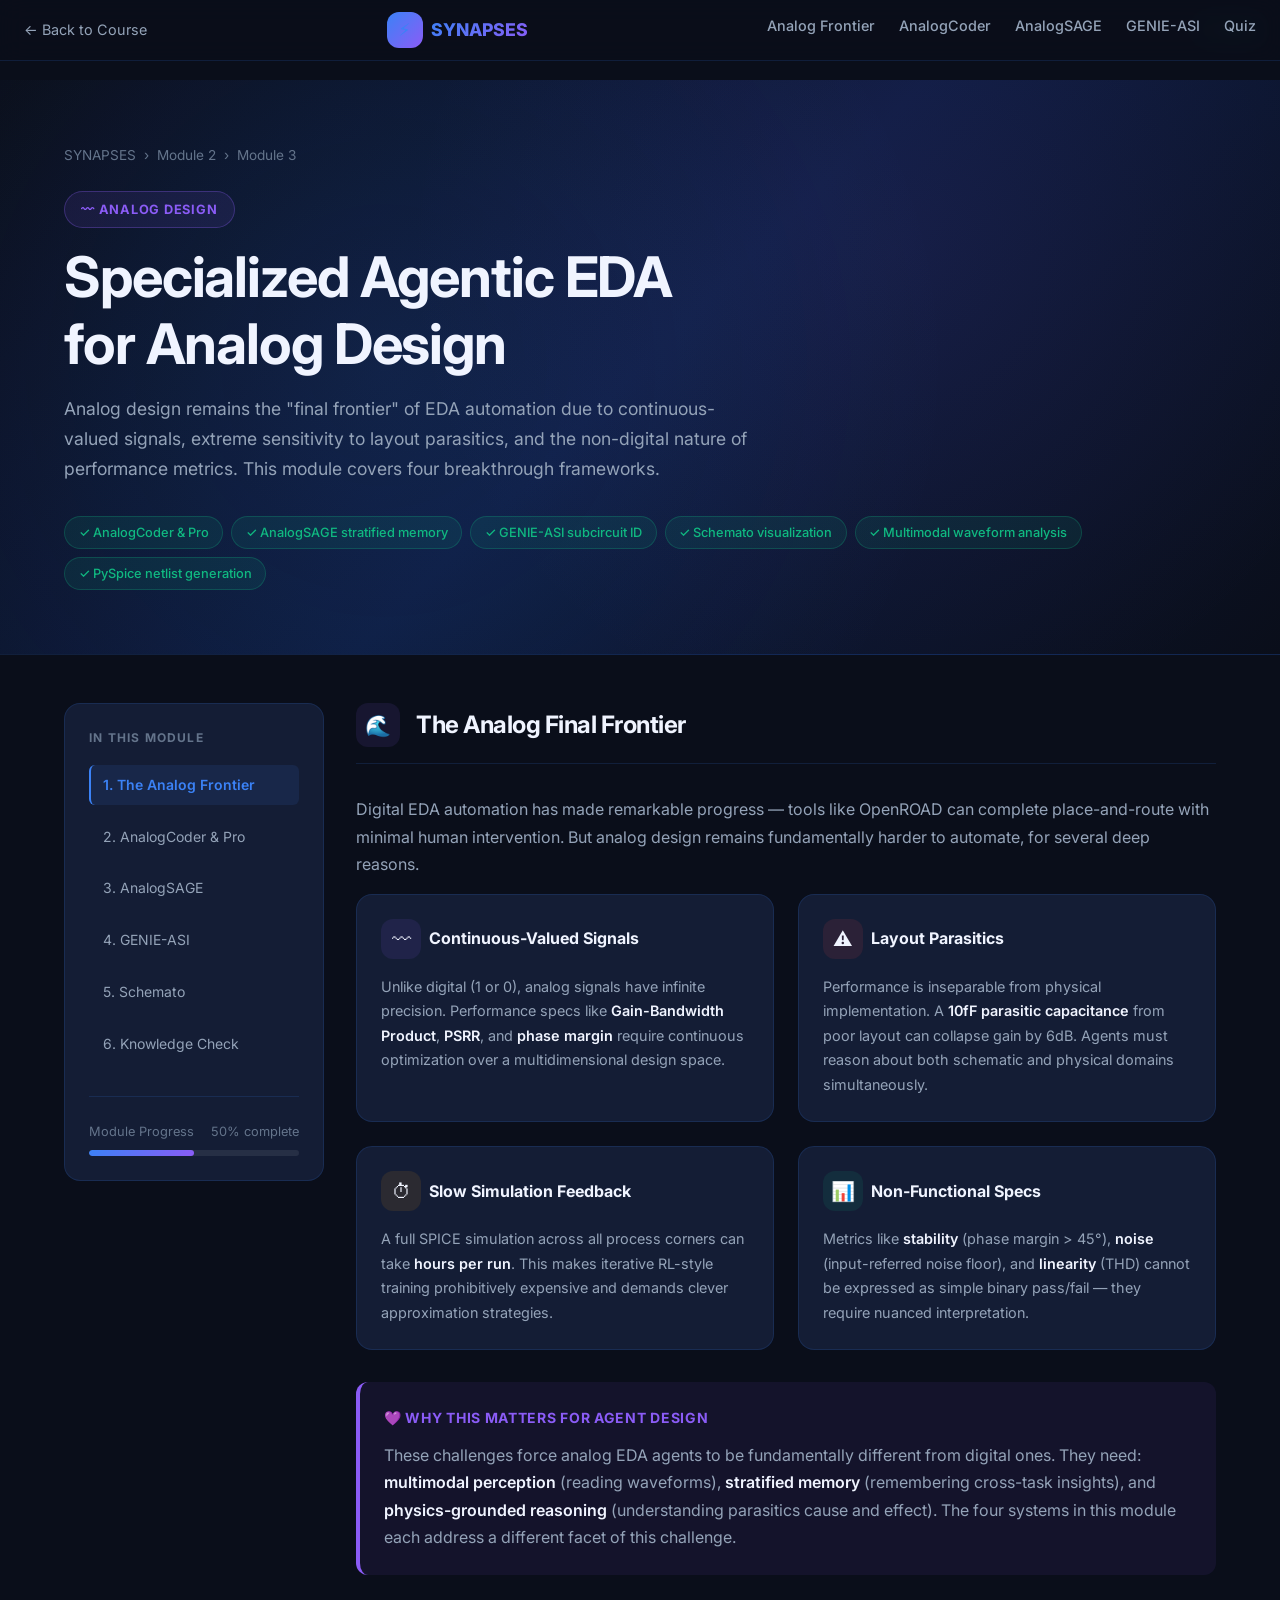
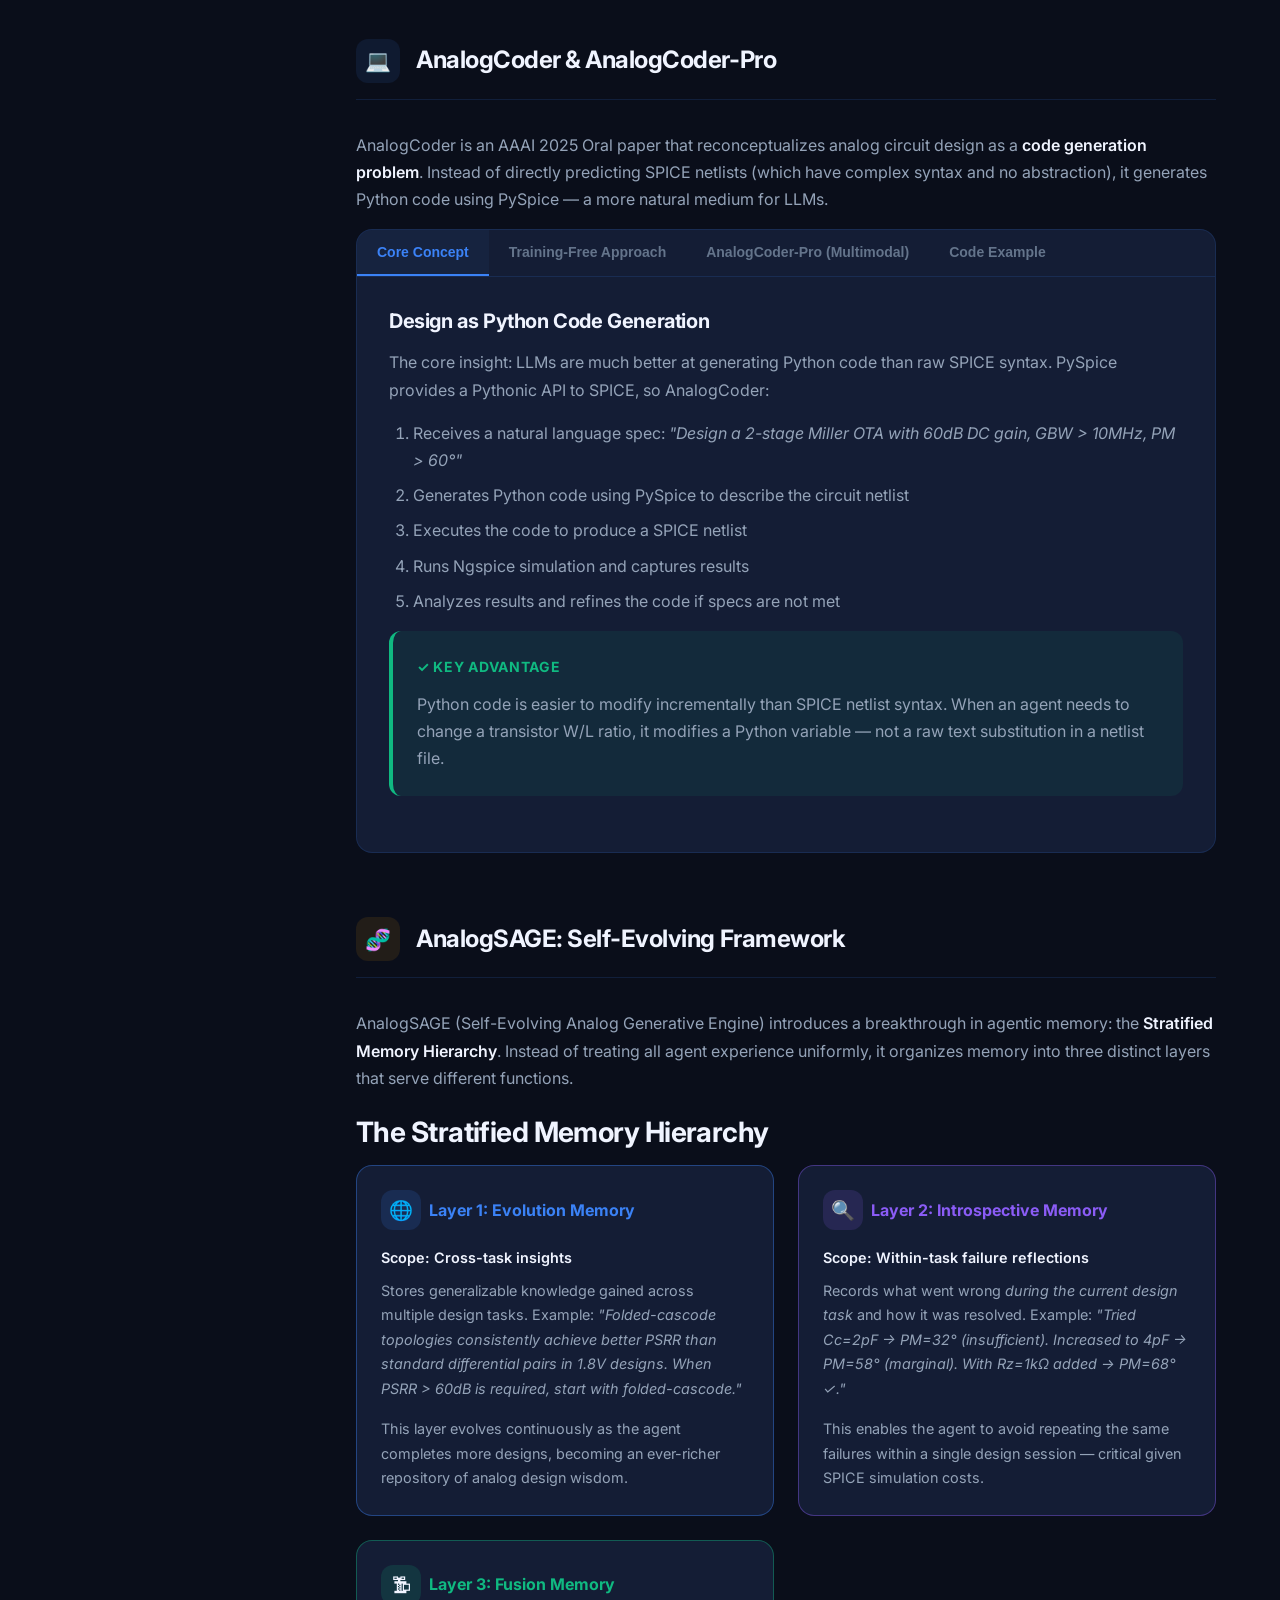
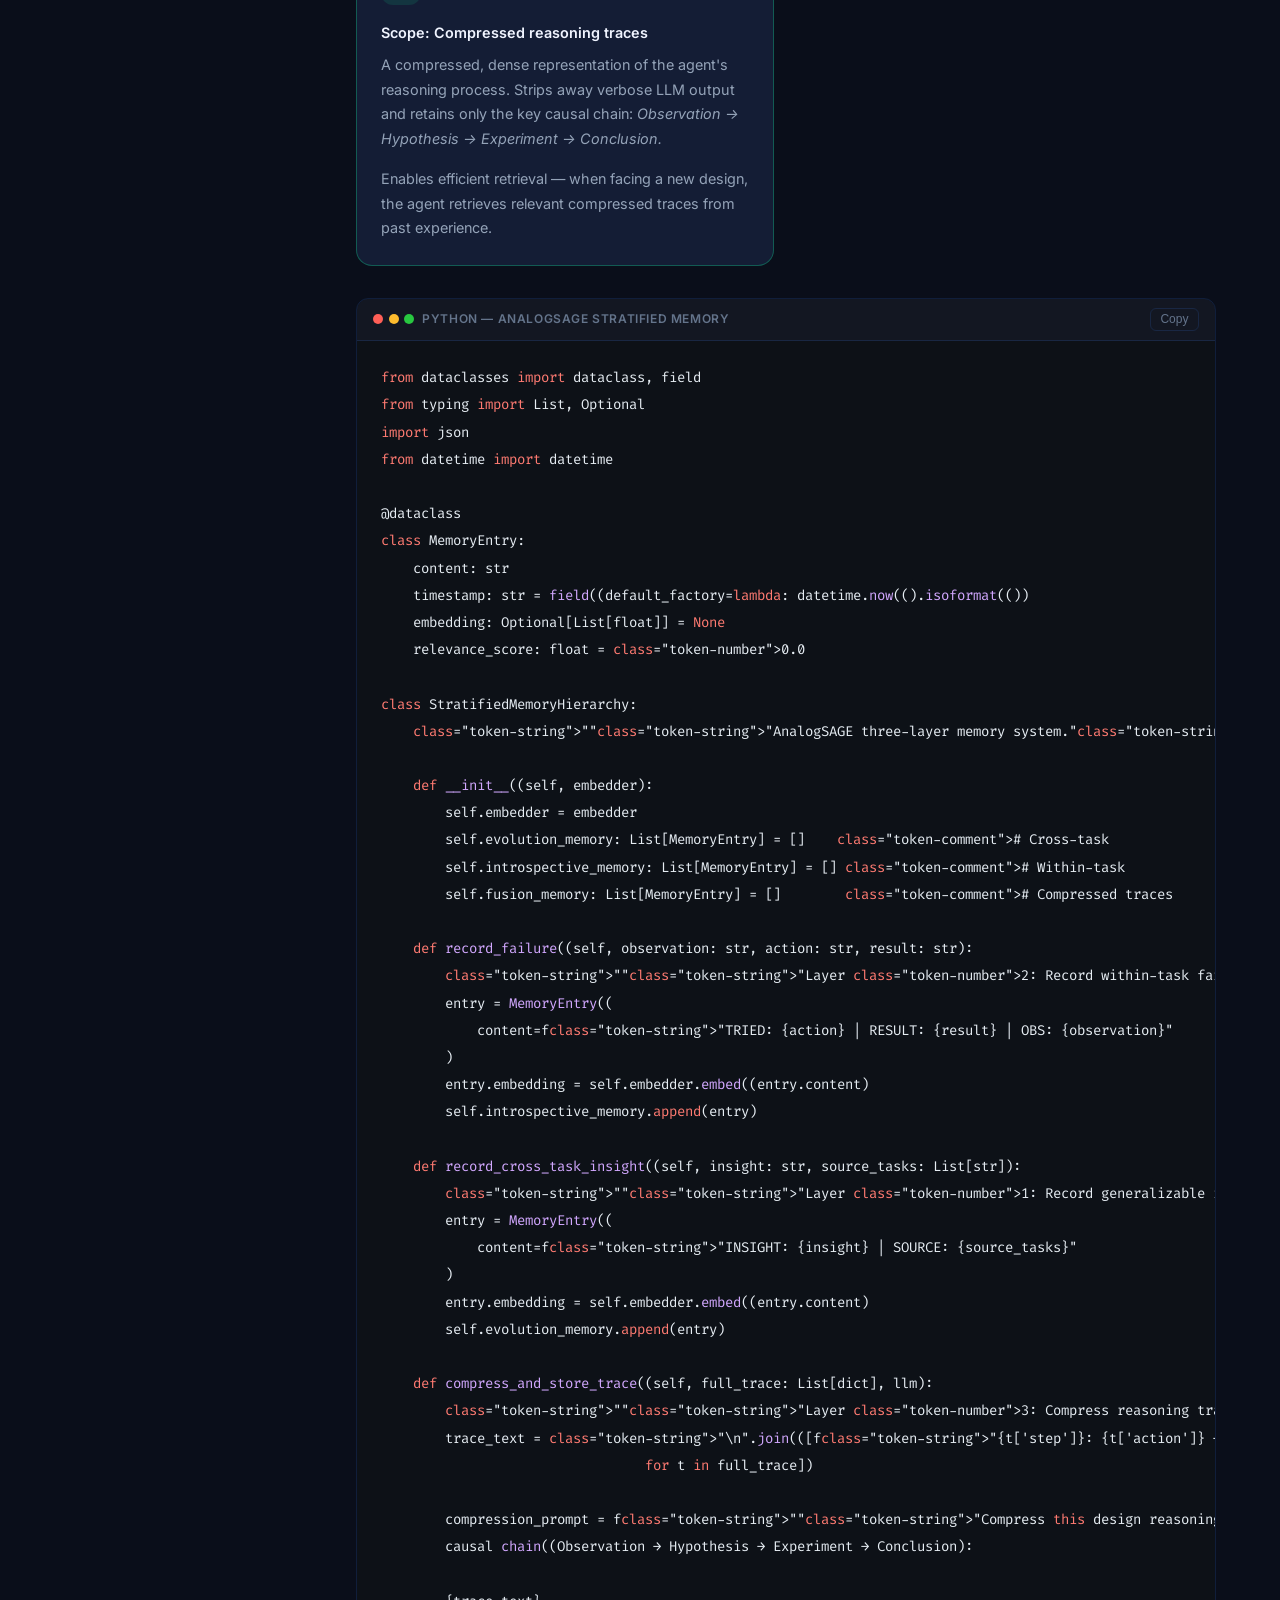
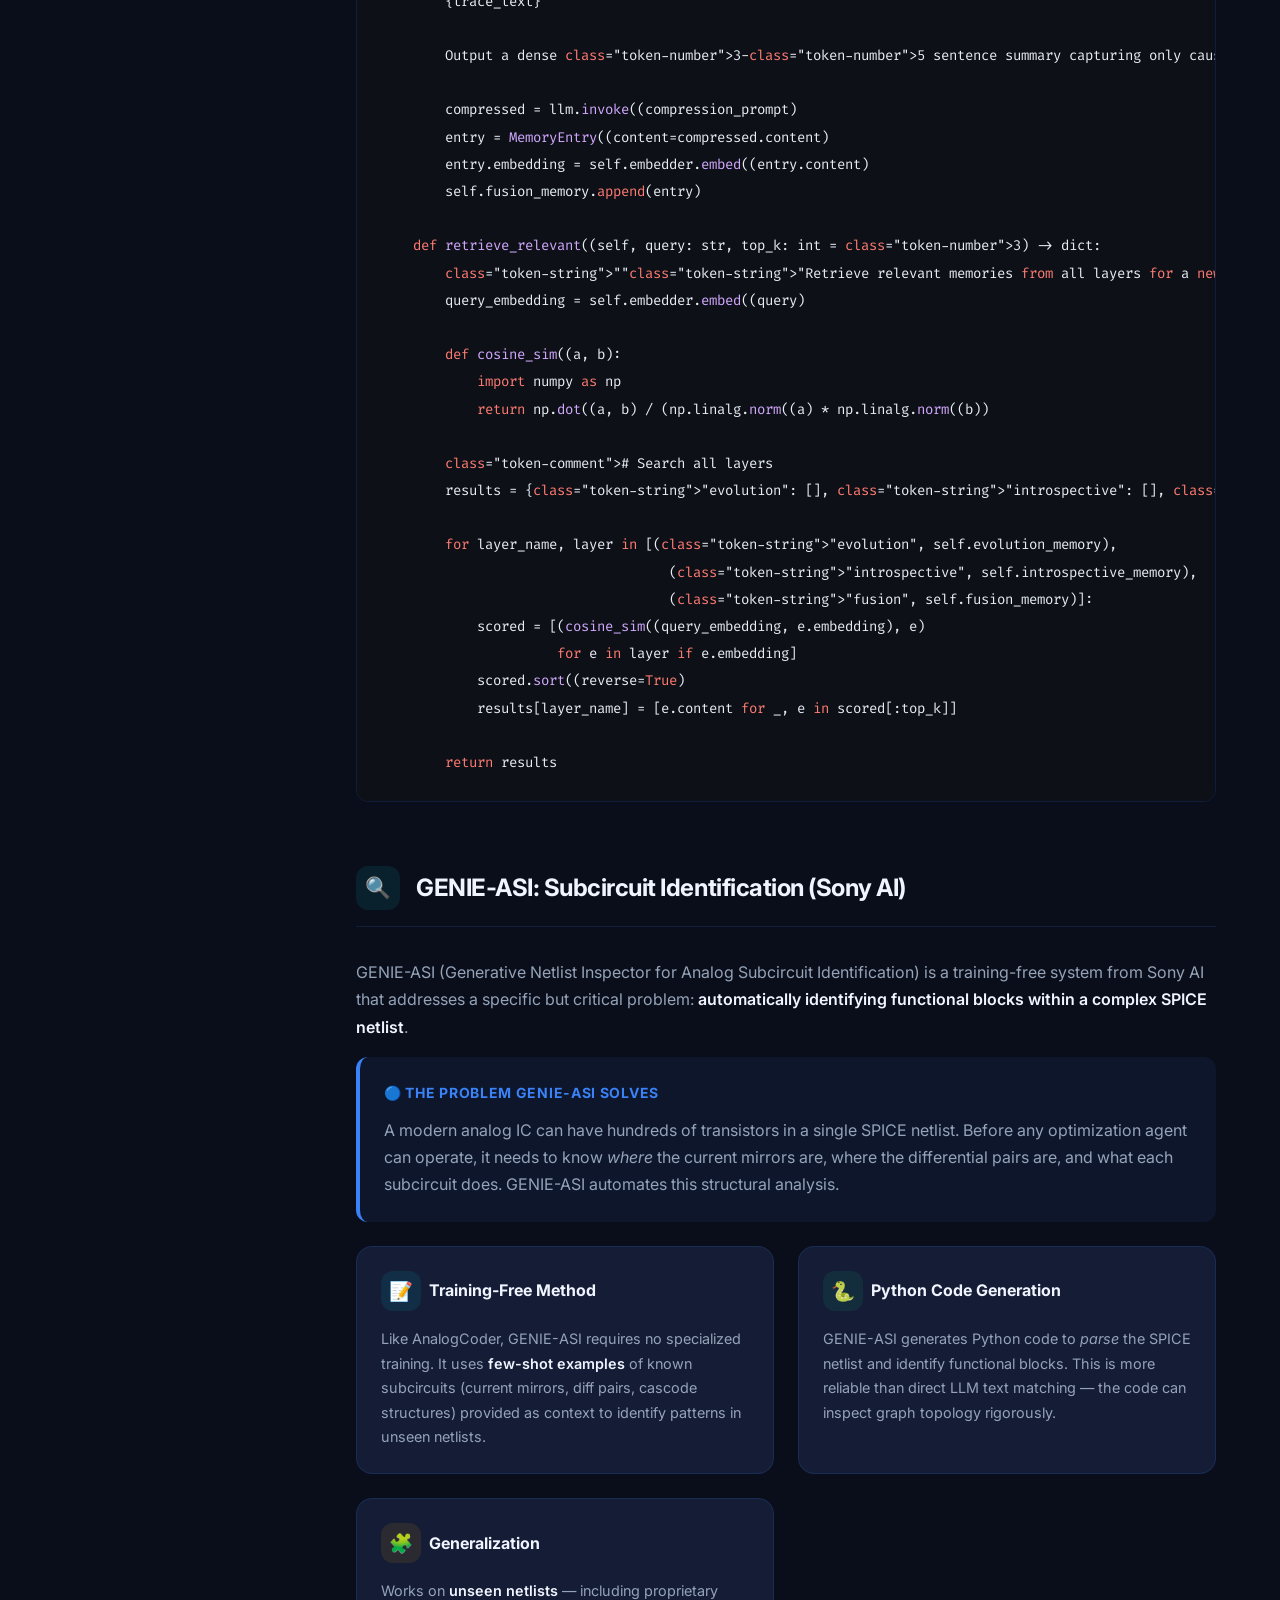
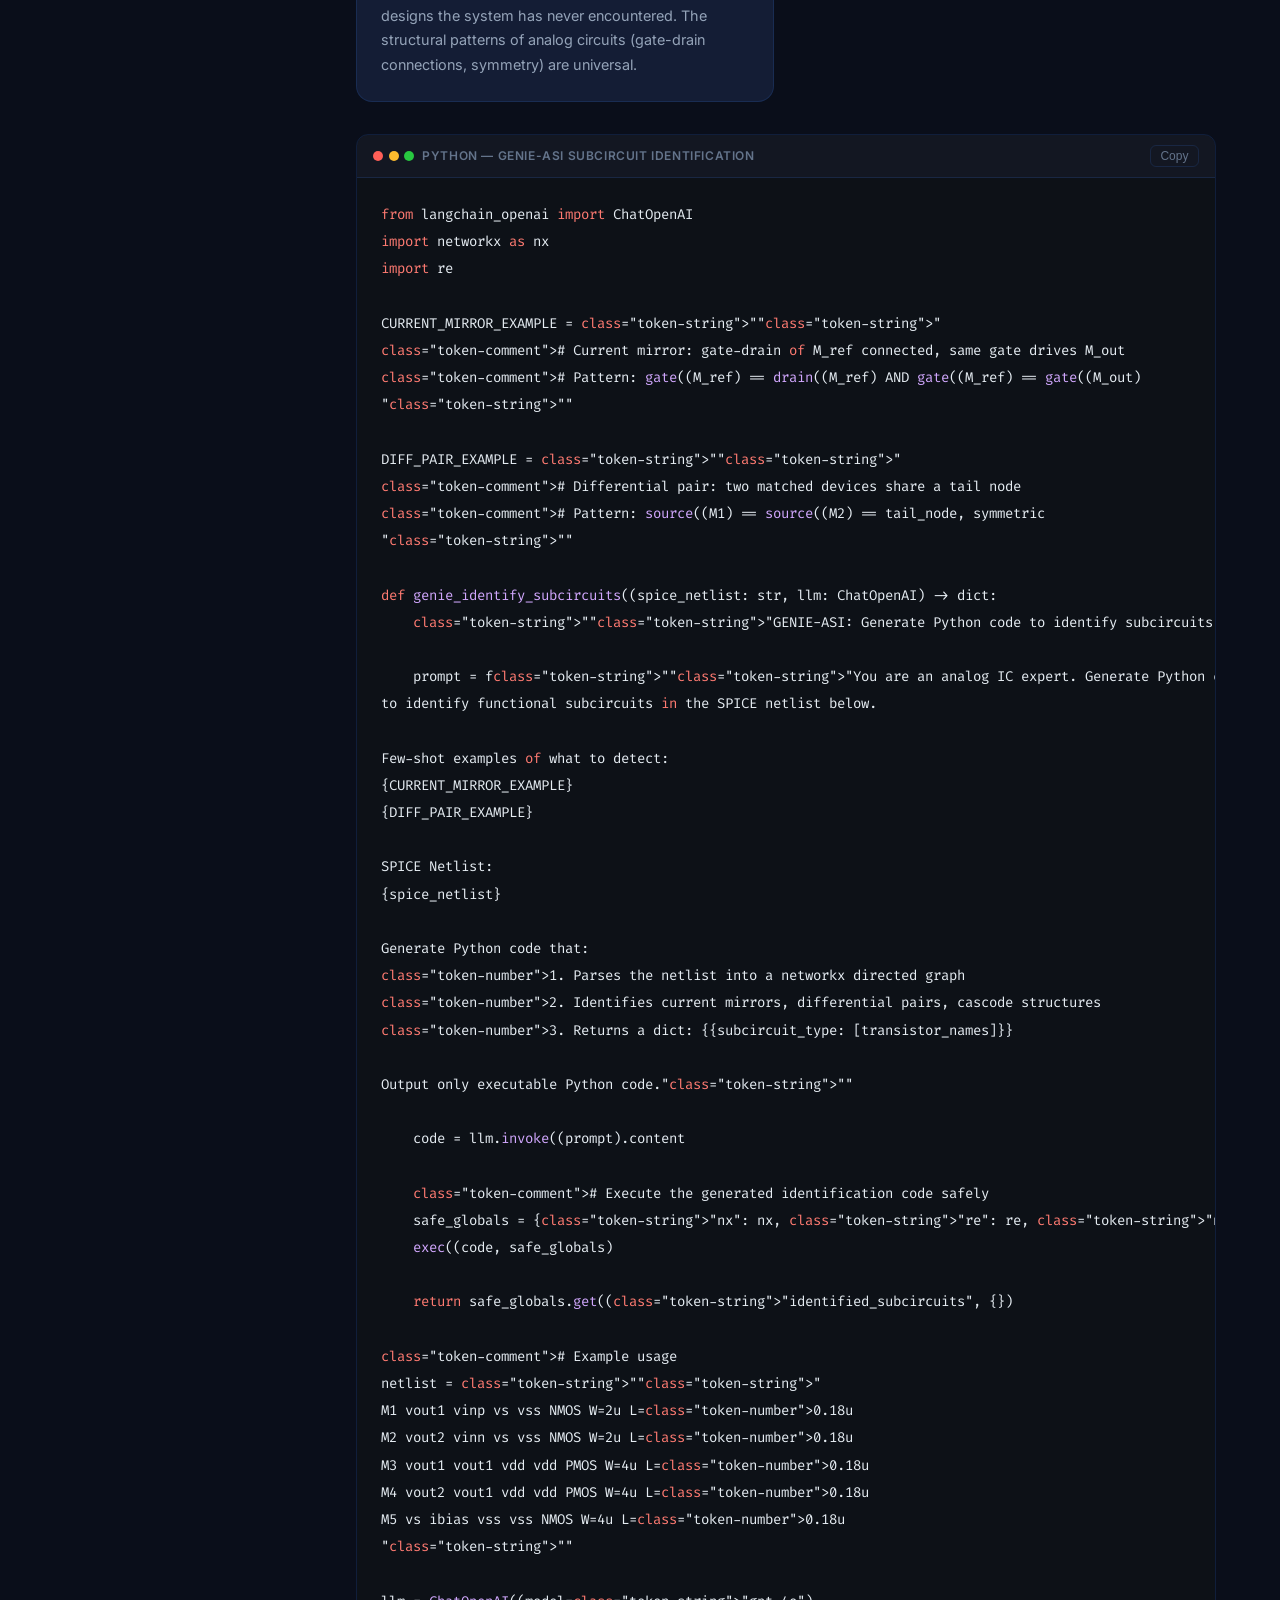
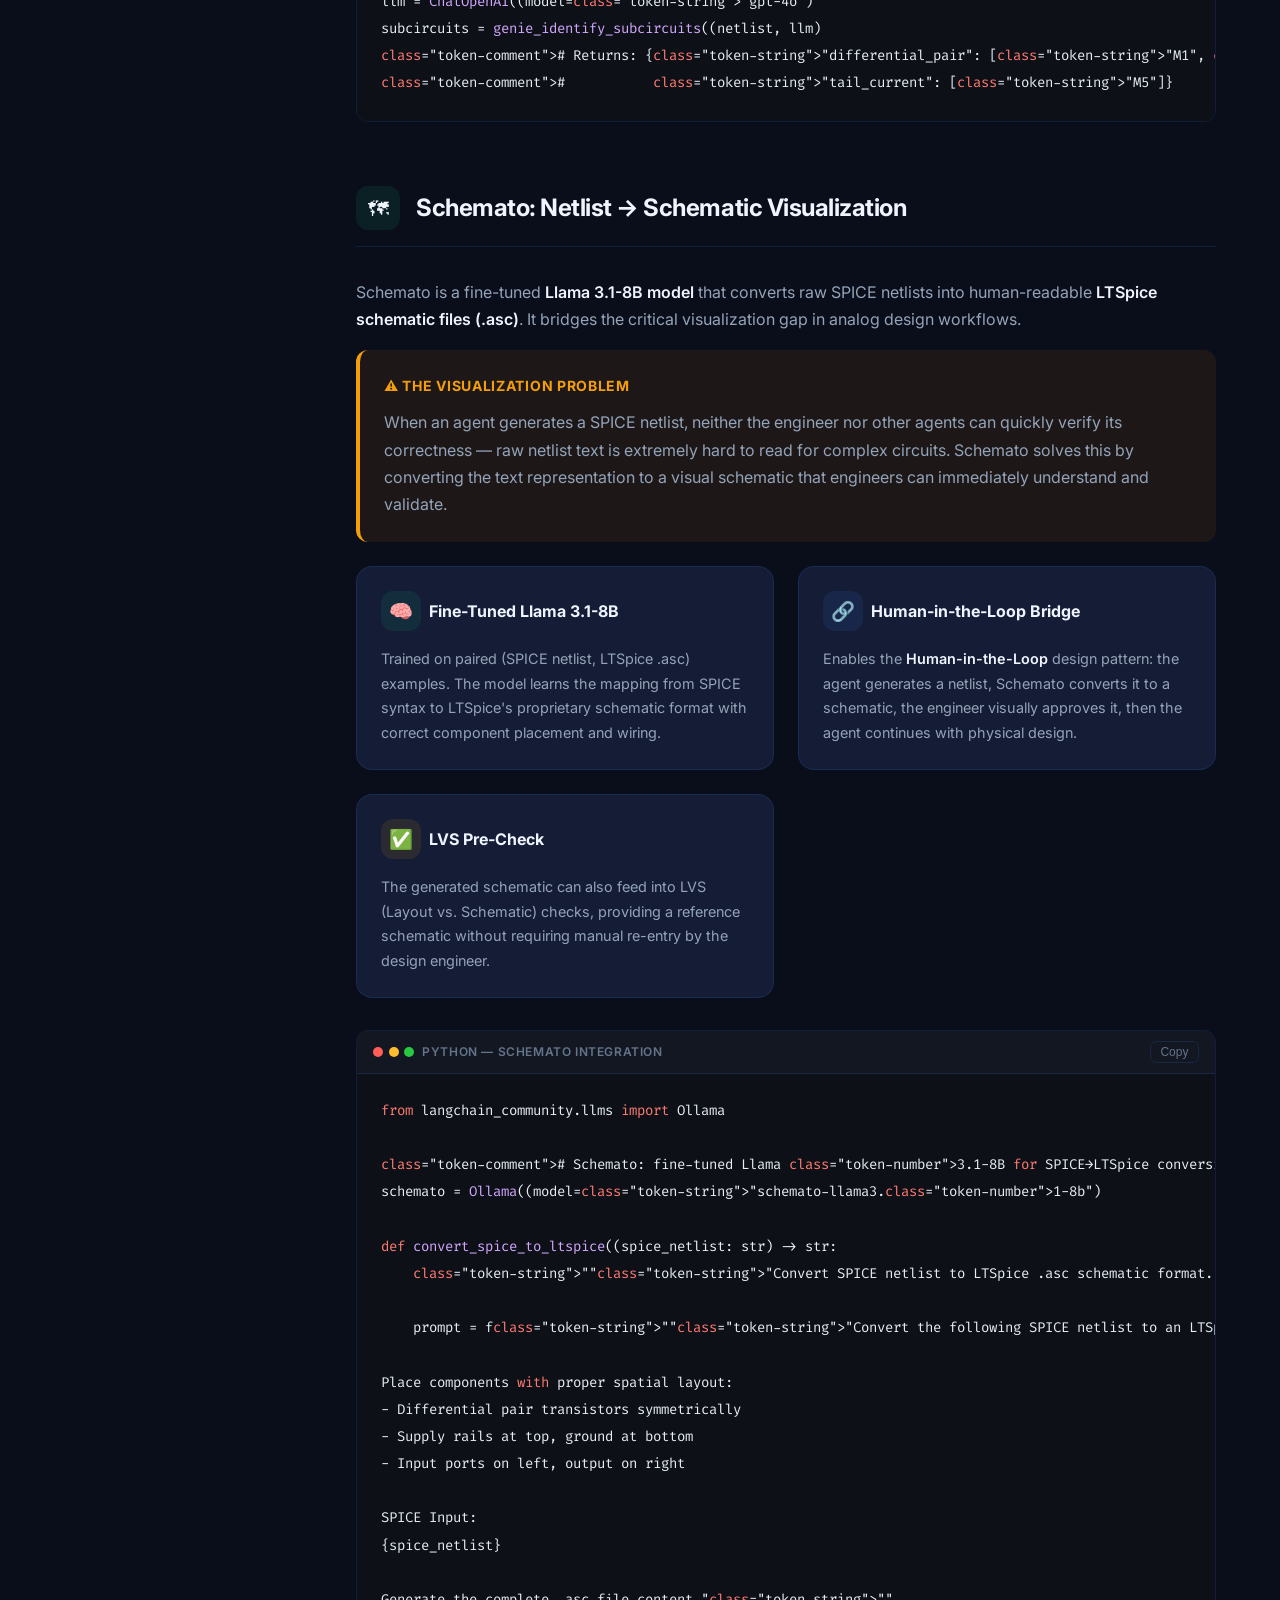
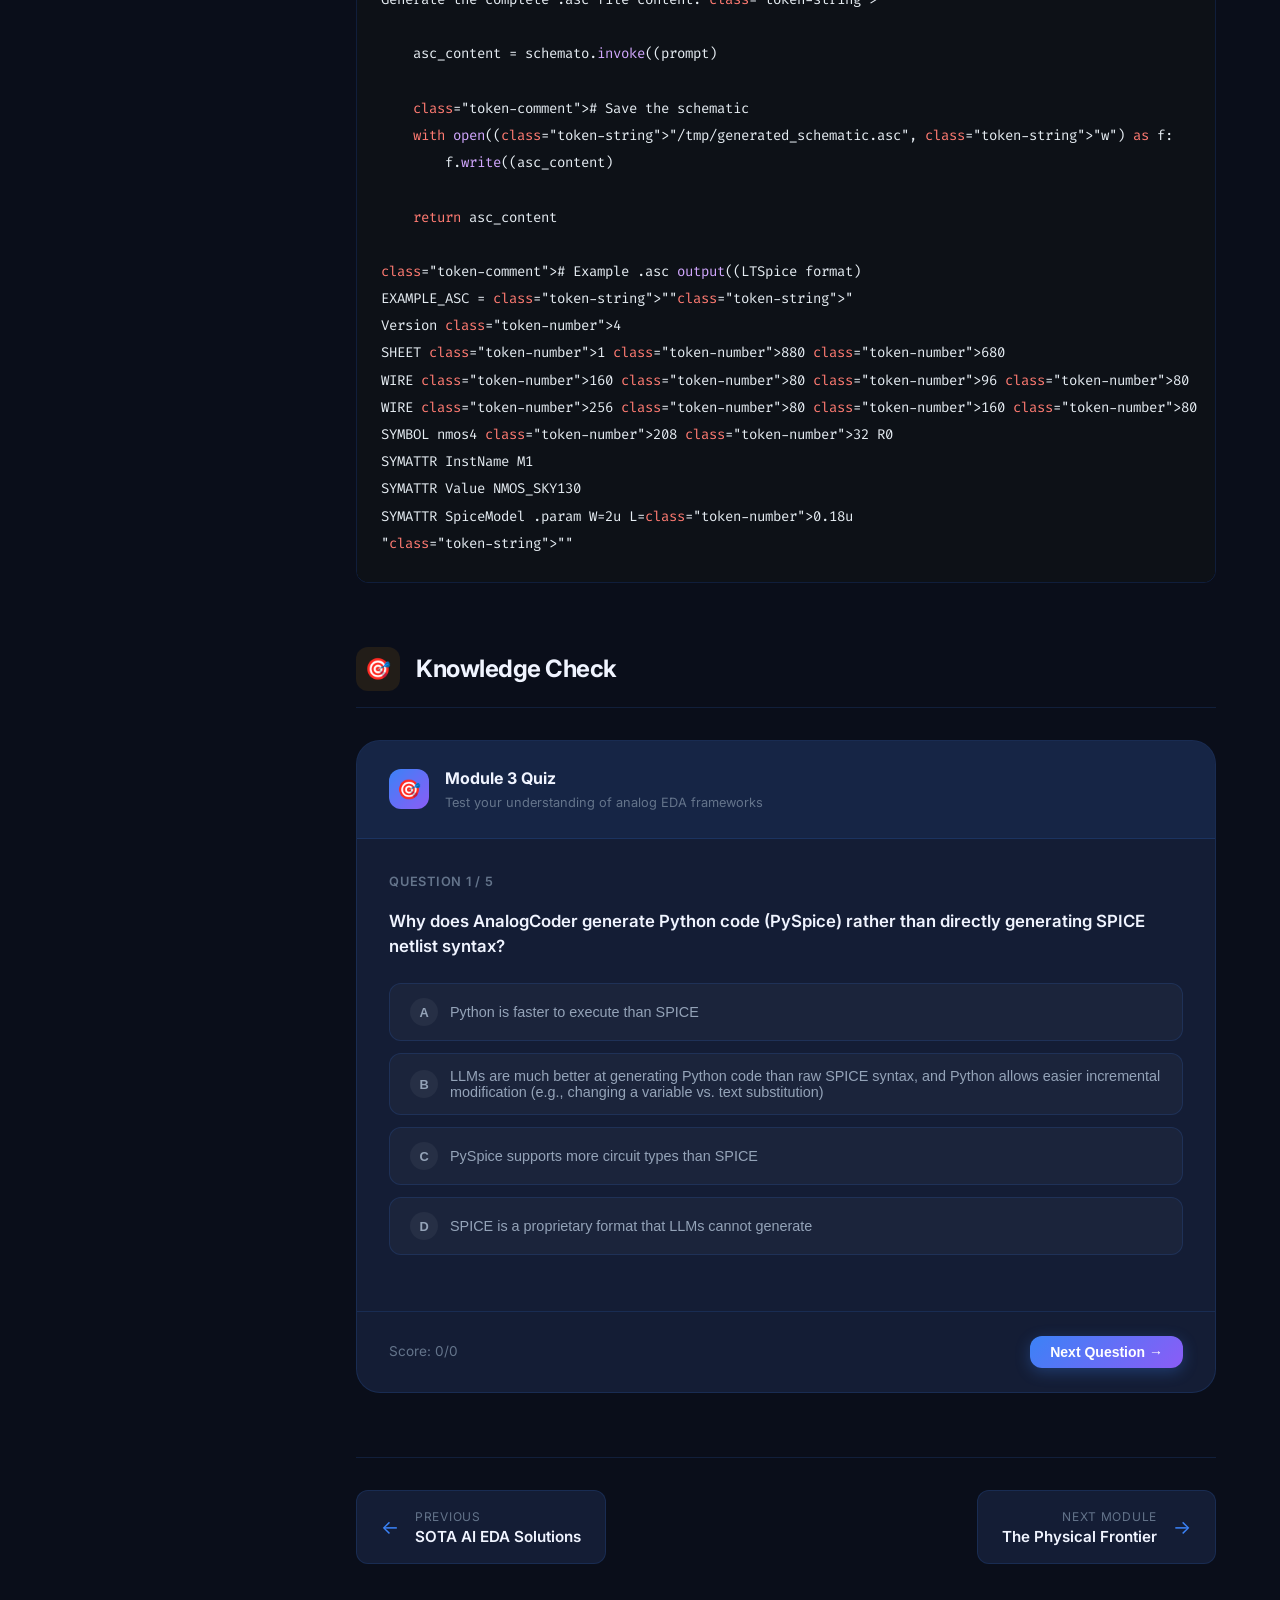
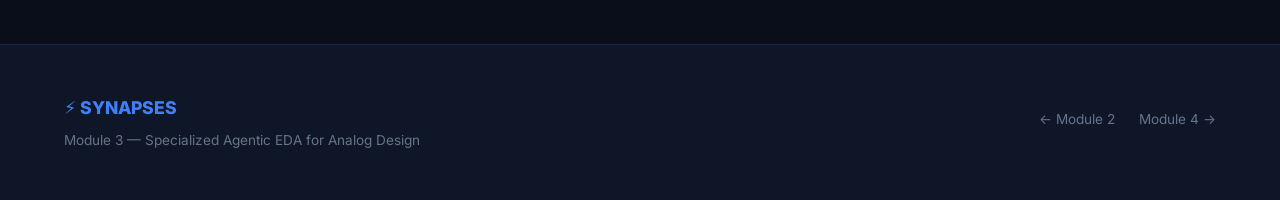
<file: module3.html>
<!DOCTYPE html>
<html lang="en">
<head>
  <meta charset="UTF-8" />
  <meta name="viewport" content="width=device-width, initial-scale=1.0" />
  <title>Module 3 — Specialized Analog EDA | SYNAPSES</title>
  <link rel="preconnect" href="https://fonts.googleapis.com" />
  <link rel="preconnect" href="https://fonts.gstatic.com" crossorigin />
  <link href="https://fonts.googleapis.com/css2?family=Inter:wght@400;500;600;700;800;900&family=Fira+Code:wght@400;500&display=swap" rel="stylesheet" />
  <link rel="stylesheet" href="css/style.css" />
</head>
<body data-module-id="module3">

<nav class="nav">
  <div class="nav-inner">
    <a href="index.html" class="nav-back">← Back to Course</a>
    <a href="index.html" class="nav-logo">
      <div class="nav-logo-icon">⚡</div>
      <span class="nav-logo-text">SYNAPSES</span>
    </a>
    <ul class="nav-links">
      <li><a href="#analog-frontier">Analog Frontier</a></li>
      <li><a href="#analogcoder">AnalogCoder</a></li>
      <li><a href="#analogsage">AnalogSAGE</a></li>
      <li><a href="#genie">GENIE-ASI</a></li>
      <li><a href="#quiz">Quiz</a></li>
    </ul>
  </div>
</nav>

<div class="module-page">
  <div class="module-hero">
    <div class="container module-hero-content">
      <div class="module-breadcrumb">
        <a href="index.html">SYNAPSES</a>
        <span class="module-breadcrumb-sep">›</span>
        <a href="module2.html">Module 2</a>
        <span class="module-breadcrumb-sep">›</span>
        <span>Module 3</span>
      </div>
      <div class="module-hero-badge" style="background:rgba(139,92,246,0.1);border:1px solid rgba(139,92,246,0.3);color:var(--accent-purple)">
        〰 Analog Design
      </div>
      <h1 class="module-hero-title">Specialized Agentic EDA<br/>for Analog Design</h1>
      <p class="module-hero-desc">
        Analog design remains the "final frontier" of EDA automation due to continuous-valued
        signals, extreme sensitivity to layout parasitics, and the non-digital nature of
        performance metrics. This module covers four breakthrough frameworks.
      </p>
      <div class="module-objectives">
        <span class="objective-tag">✓ AnalogCoder &amp; Pro</span>
        <span class="objective-tag">✓ AnalogSAGE stratified memory</span>
        <span class="objective-tag">✓ GENIE-ASI subcircuit ID</span>
        <span class="objective-tag">✓ Schemato visualization</span>
        <span class="objective-tag">✓ Multimodal waveform analysis</span>
        <span class="objective-tag">✓ PySpice netlist generation</span>
      </div>
    </div>
  </div>

  <div class="content-body">
    <aside class="content-sidebar">
      <div class="sidebar-nav">
        <div class="sidebar-nav-title">In This Module</div>
        <ul class="sidebar-nav-list">
          <li><a href="#analog-frontier">1. The Analog Frontier</a></li>
          <li><a href="#analogcoder">2. AnalogCoder &amp; Pro</a></li>
          <li><a href="#analogsage">3. AnalogSAGE</a></li>
          <li><a href="#genie">4. GENIE-ASI</a></li>
          <li><a href="#schemato">5. Schemato</a></li>
          <li><a href="#quiz">6. Knowledge Check</a></li>
        </ul>
        <div class="sidebar-progress">
          <div class="progress-label">
            <span>Module Progress</span>
            <span data-progress-label>0%</span>
          </div>
          <div class="progress-track">
            <div class="progress-fill" data-module-progress style="width:0%"></div>
          </div>
        </div>
      </div>
    </aside>

    <main class="content-main">

      <!-- Section 1: Analog Frontier -->
      <section class="content-section" id="analog-frontier">
        <div class="content-section-title">
          <div class="content-section-icon" style="background:rgba(139,92,246,0.1)">🌊</div>
          <h2>The Analog Final Frontier</h2>
        </div>

        <p>
          Digital EDA automation has made remarkable progress — tools like OpenROAD can
          complete place-and-route with minimal human intervention. But analog design
          remains fundamentally harder to automate, for several deep reasons.
        </p>

        <div class="concept-grid scroll-reveal">
          <div class="concept-card">
            <div class="concept-card-header">
              <div class="concept-card-icon" style="background:rgba(139,92,246,0.1)">〰</div>
              <div class="concept-card-title">Continuous-Valued Signals</div>
            </div>
            <div class="concept-card-body">
              Unlike digital (1 or 0), analog signals have infinite precision.
              Performance specs like <strong>Gain-Bandwidth Product</strong>, <strong>
              PSRR</strong>, and <strong>phase margin</strong> require continuous
              optimization over a multidimensional design space.
            </div>
          </div>
          <div class="concept-card">
            <div class="concept-card-header">
              <div class="concept-card-icon" style="background:rgba(239,68,68,0.1)">⚠</div>
              <div class="concept-card-title">Layout Parasitics</div>
            </div>
            <div class="concept-card-body">
              Performance is inseparable from physical implementation. A
              <strong>10fF parasitic capacitance</strong> from poor layout can collapse
              gain by 6dB. Agents must reason about both schematic and physical
              domains simultaneously.
            </div>
          </div>
          <div class="concept-card">
            <div class="concept-card-header">
              <div class="concept-card-icon" style="background:rgba(245,158,11,0.1)">⏱</div>
              <div class="concept-card-title">Slow Simulation Feedback</div>
            </div>
            <div class="concept-card-body">
              A full SPICE simulation across all process corners can take
              <strong>hours per run</strong>. This makes iterative RL-style training
              prohibitively expensive and demands clever approximation strategies.
            </div>
          </div>
          <div class="concept-card">
            <div class="concept-card-header">
              <div class="concept-card-icon" style="background:rgba(16,185,129,0.1)">📊</div>
              <div class="concept-card-title">Non-Functional Specs</div>
            </div>
            <div class="concept-card-body">
              Metrics like <strong>stability</strong> (phase margin &gt; 45°),
              <strong>noise</strong> (input-referred noise floor), and
              <strong>linearity</strong> (THD) cannot be expressed as simple binary
              pass/fail — they require nuanced interpretation.
            </div>
          </div>
        </div>

        <div class="info-box insight scroll-reveal">
          <div class="info-box-header">💜 Why This Matters for Agent Design</div>
          <p>
            These challenges force analog EDA agents to be fundamentally different from
            digital ones. They need: <strong>multimodal perception</strong> (reading waveforms),
            <strong>stratified memory</strong> (remembering cross-task insights), and
            <strong>physics-grounded reasoning</strong> (understanding parasitics cause
            and effect). The four systems in this module each address a different facet
            of this challenge.
          </p>
        </div>
      </section>

      <!-- Section 2: AnalogCoder -->
      <section class="content-section" id="analogcoder">
        <div class="content-section-title">
          <div class="content-section-icon" style="background:rgba(59,130,246,0.1)">💻</div>
          <h2>AnalogCoder &amp; AnalogCoder-Pro</h2>
        </div>

        <p>
          AnalogCoder is an AAAI 2025 Oral paper that reconceptualizes analog circuit
          design as a <strong>code generation problem</strong>. Instead of directly
          predicting SPICE netlists (which have complex syntax and no abstraction),
          it generates Python code using PySpice — a more natural medium for LLMs.
        </p>

        <div class="tab-system scroll-reveal">
          <div class="tab-list">
            <button class="tab-btn active">Core Concept</button>
            <button class="tab-btn">Training-Free Approach</button>
            <button class="tab-btn">AnalogCoder-Pro (Multimodal)</button>
            <button class="tab-btn">Code Example</button>
          </div>

          <div class="tab-panel active">
            <h4 style="color:var(--text-primary);margin-bottom:1rem">Design as Python Code Generation</h4>
            <p>
              The core insight: LLMs are much better at generating Python code than raw
              SPICE syntax. PySpice provides a Pythonic API to SPICE, so AnalogCoder:
            </p>
            <ol style="color:var(--text-secondary)">
              <li style="margin-bottom:0.5rem">Receives a natural language spec: <em>"Design a 2-stage Miller OTA with 60dB DC gain, GBW &gt; 10MHz, PM &gt; 60°"</em></li>
              <li style="margin-bottom:0.5rem">Generates Python code using PySpice to describe the circuit netlist</li>
              <li style="margin-bottom:0.5rem">Executes the code to produce a SPICE netlist</li>
              <li style="margin-bottom:0.5rem">Runs Ngspice simulation and captures results</li>
              <li>Analyzes results and refines the code if specs are not met</li>
            </ol>
            <div class="info-box success" style="margin-top:1rem">
              <div class="info-box-header">✓ Key Advantage</div>
              <p>
                Python code is easier to modify incrementally than SPICE netlist syntax.
                When an agent needs to change a transistor W/L ratio, it modifies a
                Python variable — not a raw text substitution in a netlist file.
              </p>
            </div>
          </div>

          <div class="tab-panel">
            <h4 style="color:var(--text-primary);margin-bottom:1rem">Training-Free Approach (Zero-Shot)</h4>
            <p>
              AnalogCoder is explicitly <strong>training-free</strong> — it uses
              foundation LLMs (GPT-4, Claude) directly with carefully engineered
              prompts, rather than requiring expensive fine-tuning on hardware data.
            </p>
            <p style="margin-top:1rem">This is critical because:</p>
            <ul>
              <li>High-quality labeled analog design data is extremely scarce</li>
              <li>Fine-tuning requires significant compute and expertise</li>
              <li>Training-free methods can immediately leverage new foundation models</li>
            </ul>
            <div class="concept-grid" style="margin-top:1rem">
              <div class="concept-card">
                <div class="concept-card-header">
                  <div class="concept-card-icon" style="background:rgba(59,130,246,0.1)">📚</div>
                  <div class="concept-card-title">Circuit Function Library</div>
                </div>
                <div class="concept-card-body">
                  A curated library of circuit templates (current mirrors, differential
                  pairs, cascode stages) is provided as context. The LLM assembles
                  these building blocks rather than generating circuits from scratch.
                </div>
              </div>
              <div class="concept-card">
                <div class="concept-card-header">
                  <div class="concept-card-icon" style="background:rgba(16,185,129,0.1)">🔄</div>
                  <div class="concept-card-title">Feedback Loop</div>
                </div>
                <div class="concept-card-body">
                  Simulation results (gain, bandwidth, phase margin) are fed back to
                  the LLM as text, which then generates modified Python code. This
                  creates a closed-loop design optimization cycle.
                </div>
              </div>
            </div>
          </div>

          <div class="tab-panel">
            <h4 style="color:var(--text-primary);margin-bottom:1rem">AnalogCoder-Pro: Multimodal Waveform Analysis</h4>
            <p>
              AnalogCoder-Pro extends the base system with <strong>multimodal perception</strong>:
              instead of reading simulation results as text numbers, the agent
              <em>visually analyzes waveform plots</em> using a vision-capable LLM.
            </p>
            <div class="concept-grid" style="margin-top:1rem">
              <div class="concept-card">
                <div class="concept-card-header">
                  <div class="concept-card-icon" style="background:rgba(245,158,11,0.1)">👁</div>
                  <div class="concept-card-title">Visual Analysis</div>
                </div>
                <div class="concept-card-body">
                  The agent generates a <code>.png</code> of the Bode plot (gain/phase
                  vs. frequency). A multimodal LLM (Gemini 3 Pro or Claude 4.5 Vision)
                  analyzes the image, identifying visual patterns like gain peaking
                  (instability indicator) or bandwidth roll-off too early.
                </div>
              </div>
              <div class="concept-card">
                <div class="concept-card-header">
                  <div class="concept-card-icon" style="background:rgba(139,92,246,0.1)">🎯</div>
                  <div class="concept-card-title">Structured Insight</div>
                </div>
                <div class="concept-card-body">
                  After image analysis, the LLM produces structured feedback:
                  <em>"Phase margin is ~35° at GBW — below the 60° target. Recommend
                  increasing Miller capacitor by 2× to add phase lead."</em>
                </div>
              </div>
            </div>
            <div class="code-block" style="margin-top:1rem">
              <div class="code-block-header">
                <div class="code-block-lang">
                  <div class="code-block-dots">
                    <div class="code-block-dot" style="background:#ff5f57"></div>
                    <div class="code-block-dot" style="background:#febc2e"></div>
                    <div class="code-block-dot" style="background:#28c840"></div>
                  </div>
                  Python — Multimodal Waveform Analysis
                </div>
                <button class="code-copy-btn">Copy</button>
              </div>
              <pre><code data-lang="python">import base64
import matplotlib.pyplot as plt
import numpy as np
from langchain_anthropic import ChatAnthropic
from langchain_core.messages import HumanMessage

def analyze_bode_plot_visually(frequencies, gain_dB, phase_deg):
    """Generate Bode plot and analyze it with a vision LLM."""
    
    # Generate the Bode plot
    fig, (ax1, ax2) = plt.subplots(2, 1, figsize=(10, 8))
    ax1.semilogx(frequencies, gain_dB, 'b-', linewidth=2)
    ax1.set_ylabel('Gain (dB)')
    ax1.set_title('Bode Plot — Gain')
    ax1.grid(True, which='both', alpha=0.3)
    ax1.axhline(y=0, color='r', linestyle='--', alpha=0.5, label='0 dB')
    
    ax2.semilogx(frequencies, phase_deg, 'r-', linewidth=2)
    ax2.set_ylabel('Phase (degrees)')
    ax2.set_xlabel('Frequency (Hz)')
    ax2.set_title('Bode Plot — Phase')
    ax2.grid(True, which='both', alpha=0.3)
    ax2.axhline(y=-180, color='k', linestyle='--', alpha=0.5, label='-180°')
    
    plt.tight_layout()
    plt.savefig('/tmp/bode_plot.png', dpi=150, bbox_inches='tight')
    plt.close()
    
    # Encode as base64 for the vision API
    with open('/tmp/bode_plot.png', 'rb') as f:
        image_data = base64.b64encode(f.read()).decode('utf-8')
    
    # Send to vision-capable LLM for analysis
    claude = ChatAnthropic(model="claude-opus-4-5")
    message = HumanMessage(content=[
        {
            "type": "image",
            "source": {"type": "base64", "media_type": "image/png", "data": image_data}
        },
        {
            "type": "text",
            "text": """Analyze this Bode plot for an operational transconductance amplifier (OTA).
            
            Identify:
            1. DC gain (dB) — read the flat region value
            2. Gain-Bandwidth Product (GBW) — frequency where gain crosses 0dB
            3. Phase margin — phase at GBW frequency relative to -180°
            4. Any instability indicators (gain peaking, phase dropping below -180° before GBW)
            5. Specific design changes to improve phase margin if below 60°
            
            Provide structured JSON output."""
        }
    ])
    
    analysis = claude.invoke([message])
    return analysis.content</code></pre>
            </div>
          </div>

          <div class="tab-panel">
            <h4 style="color:var(--text-primary);margin-bottom:1rem">Complete AnalogCoder Example</h4>
            <div class="code-block">
              <div class="code-block-header">
                <div class="code-block-lang">
                  <div class="code-block-dots">
                    <div class="code-block-dot" style="background:#ff5f57"></div>
                    <div class="code-block-dot" style="background:#febc2e"></div>
                    <div class="code-block-dot" style="background:#28c840"></div>
                  </div>
                  Python — AnalogCoder Netlist Generation
                </div>
                <button class="code-copy-btn">Copy</button>
              </div>
              <pre><code data-lang="python">from PySpice.Spice.Netlist import Circuit
from PySpice.Unit import *
from langchain_openai import ChatOpenAI

# AnalogCoder generates Python code like this:
def design_two_stage_ota(spec: dict) -> str:
    """Generated by AnalogCoder — 2-stage Miller OTA."""
    
    circuit = Circuit('Two-Stage Miller OTA')
    
    # Supply
    circuit.V('dd', 'VDD', circuit.gnd, 1.8@u_V)
    
    # Bias current
    circuit.I('bias', 'VDD', 'IBIAS', spec['Ibias']@u_µA)
    
    # Input differential pair (M1, M2)
    circuit.MOSFET('M1', 'vout1', 'vinp', 'vs', 'vs',
                   model='NMOS_SKY130', w=spec['W1']@u_µm, l=spec['L1']@u_µm)
    circuit.MOSFET('M2', 'vout1b', 'vinn', 'vs', 'vs',
                   model='NMOS_SKY130', w=spec['W1']@u_µm, l=spec['L1']@u_µm)
    
    # Tail current source (M5)
    circuit.MOSFET('M5', 'vs', 'IBIAS', circuit.gnd, circuit.gnd,
                   model='NMOS_SKY130', w=spec['W5']@u_µm, l=spec['L5']@u_µm)
    
    # Load current mirror (M3, M4) 
    circuit.MOSFET('M3', 'vout1', 'vout1', 'VDD', 'VDD',
                   model='PMOS_SKY130', w=spec['W3']@u_µm, l=spec['L3']@u_µm)
    circuit.MOSFET('M4', 'vout1b', 'vout1', 'VDD', 'VDD',
                   model='PMOS_SKY130', w=spec['W3']@u_µm, l=spec['L3']@u_µm)
    
    # Second stage (M6)
    circuit.MOSFET('M6', 'vout', 'vout1b', circuit.gnd, circuit.gnd,
                   model='NMOS_SKY130', w=spec['W6']@u_µm, l=spec['L6']@u_µm)
    
    # Miller compensation
    circuit.C('c', 'vout', 'vout1b', spec['Cc']@u_pF)
    circuit.R('z', 'vout', 'vout1b', spec['Rz']@u_kΩ)
    
    return circuit.str()

# LLM determines specs based on requirements
llm = ChatOpenAI(model="gpt-4o")
response = llm.invoke("""Given: 60dB gain, GBW=10MHz, PM>60°, VDD=1.8V, Ibias=10µA
Determine: W1,L1,W3,L3,W5,L5,W6,L6,Cc,Rz in SKY130 PDK
Output JSON.""")

spec = parse_json(response.content)
netlist = design_two_stage_ota(spec)</code></pre>
            </div>
          </div>
        </div>
      </section>

      <!-- Section 3: AnalogSAGE -->
      <section class="content-section" id="analogsage">
        <div class="content-section-title">
          <div class="content-section-icon" style="background:rgba(245,158,11,0.1)">🧬</div>
          <h2>AnalogSAGE: Self-Evolving Framework</h2>
        </div>

        <p>
          AnalogSAGE (Self-Evolving Analog Generative Engine) introduces a breakthrough
          in agentic memory: the <strong>Stratified Memory Hierarchy</strong>. Instead of
          treating all agent experience uniformly, it organizes memory into three distinct
          layers that serve different functions.
        </p>

        <h3 style="color:var(--text-primary);margin:1.5rem 0 1rem">The Stratified Memory Hierarchy</h3>

        <div class="concept-grid scroll-reveal">
          <div class="concept-card" style="border-color:rgba(59,130,246,0.4)">
            <div class="concept-card-header">
              <div class="concept-card-icon" style="background:rgba(59,130,246,0.15)">🌐</div>
              <div class="concept-card-title" style="color:var(--accent-blue)">Layer 1: Evolution Memory</div>
            </div>
            <div class="concept-card-body">
              <strong>Scope: Cross-task insights</strong>
              <p style="margin-top:0.5rem">
                Stores generalizable knowledge gained across multiple design tasks.
                Example: <em>"Folded-cascode topologies consistently achieve better PSRR
                than standard differential pairs in 1.8V designs. When PSRR &gt; 60dB is
                required, start with folded-cascode."</em>
              </p>
              <p style="margin-top:0.5rem">
                This layer evolves continuously as the agent completes more designs,
                becoming an ever-richer repository of analog design wisdom.
              </p>
            </div>
          </div>

          <div class="concept-card" style="border-color:rgba(139,92,246,0.4)">
            <div class="concept-card-header">
              <div class="concept-card-icon" style="background:rgba(139,92,246,0.15)">🔍</div>
              <div class="concept-card-title" style="color:var(--accent-purple)">Layer 2: Introspective Memory</div>
            </div>
            <div class="concept-card-body">
              <strong>Scope: Within-task failure reflections</strong>
              <p style="margin-top:0.5rem">
                Records what went wrong <em>during the current design task</em> and
                how it was resolved. Example: <em>"Tried Cc=2pF → PM=32° (insufficient).
                Increased to 4pF → PM=58° (marginal). With Rz=1kΩ added → PM=68° ✓."</em>
              </p>
              <p style="margin-top:0.5rem">
                This enables the agent to avoid repeating the same failures within
                a single design session — critical given SPICE simulation costs.
              </p>
            </div>
          </div>

          <div class="concept-card" style="border-color:rgba(16,185,129,0.4)">
            <div class="concept-card-header">
              <div class="concept-card-icon" style="background:rgba(16,185,129,0.15)">🗜</div>
              <div class="concept-card-title" style="color:var(--accent-green)">Layer 3: Fusion Memory</div>
            </div>
            <div class="concept-card-body">
              <strong>Scope: Compressed reasoning traces</strong>
              <p style="margin-top:0.5rem">
                A compressed, dense representation of the agent's reasoning process.
                Strips away verbose LLM output and retains only the key causal chain:
                <em>Observation → Hypothesis → Experiment → Conclusion.</em>
              </p>
              <p style="margin-top:0.5rem">
                Enables efficient retrieval — when facing a new design, the agent
                retrieves relevant compressed traces from past experience.
              </p>
            </div>
          </div>
        </div>

        <div class="code-block scroll-reveal">
          <div class="code-block-header">
            <div class="code-block-lang">
              <div class="code-block-dots">
                <div class="code-block-dot" style="background:#ff5f57"></div>
                <div class="code-block-dot" style="background:#febc2e"></div>
                <div class="code-block-dot" style="background:#28c840"></div>
              </div>
              Python — AnalogSAGE Stratified Memory
            </div>
            <button class="code-copy-btn">Copy</button>
          </div>
          <pre><code data-lang="python">from dataclasses import dataclass, field
from typing import List, Optional
import json
from datetime import datetime

@dataclass
class MemoryEntry:
    content: str
    timestamp: str = field(default_factory=lambda: datetime.now().isoformat())
    embedding: Optional[List[float]] = None
    relevance_score: float = 0.0

class StratifiedMemoryHierarchy:
    """AnalogSAGE three-layer memory system."""
    
    def __init__(self, embedder):
        self.embedder = embedder
        self.evolution_memory: List[MemoryEntry] = []    # Cross-task
        self.introspective_memory: List[MemoryEntry] = [] # Within-task
        self.fusion_memory: List[MemoryEntry] = []        # Compressed traces
    
    def record_failure(self, observation: str, action: str, result: str):
        """Layer 2: Record within-task failure and recovery."""
        entry = MemoryEntry(
            content=f"TRIED: {action} | RESULT: {result} | OBS: {observation}"
        )
        entry.embedding = self.embedder.embed(entry.content)
        self.introspective_memory.append(entry)
    
    def record_cross_task_insight(self, insight: str, source_tasks: List[str]):
        """Layer 1: Record generalizable insight from multiple tasks."""
        entry = MemoryEntry(
            content=f"INSIGHT: {insight} | SOURCE: {source_tasks}"
        )
        entry.embedding = self.embedder.embed(entry.content)
        self.evolution_memory.append(entry)
    
    def compress_and_store_trace(self, full_trace: List[dict], llm):
        """Layer 3: Compress reasoning trace for efficient retrieval."""
        trace_text = "\n".join([f"{t['step']}: {t['action']} → {t['outcome']}" 
                                 for t in full_trace])
        
        compression_prompt = f"""Compress this design reasoning trace to its essential 
        causal chain (Observation → Hypothesis → Experiment → Conclusion):
        
        {trace_text}
        
        Output a dense 3-5 sentence summary capturing only causal relationships."""
        
        compressed = llm.invoke(compression_prompt)
        entry = MemoryEntry(content=compressed.content)
        entry.embedding = self.embedder.embed(entry.content)
        self.fusion_memory.append(entry)
    
    def retrieve_relevant(self, query: str, top_k: int = 3) -> dict:
        """Retrieve relevant memories from all layers for a new design task."""
        query_embedding = self.embedder.embed(query)
        
        def cosine_sim(a, b):
            import numpy as np
            return np.dot(a, b) / (np.linalg.norm(a) * np.linalg.norm(b))
        
        # Search all layers
        results = {"evolution": [], "introspective": [], "fusion": []}
        
        for layer_name, layer in [("evolution", self.evolution_memory),
                                    ("introspective", self.introspective_memory),
                                    ("fusion", self.fusion_memory)]:
            scored = [(cosine_sim(query_embedding, e.embedding), e) 
                      for e in layer if e.embedding]
            scored.sort(reverse=True)
            results[layer_name] = [e.content for _, e in scored[:top_k]]
        
        return results</code></pre>
        </div>
      </section>

      <!-- Section 4: GENIE-ASI -->
      <section class="content-section" id="genie">
        <div class="content-section-title">
          <div class="content-section-icon" style="background:rgba(6,182,212,0.1)">🔍</div>
          <h2>GENIE-ASI: Subcircuit Identification (Sony AI)</h2>
        </div>

        <p>
          GENIE-ASI (Generative Netlist Inspector for Analog Subcircuit Identification)
          is a training-free system from Sony AI that addresses a specific but critical
          problem: <strong>automatically identifying functional blocks within a complex
          SPICE netlist</strong>.
        </p>

        <div class="info-box note scroll-reveal">
          <div class="info-box-header">🔵 The Problem GENIE-ASI Solves</div>
          <p>
            A modern analog IC can have hundreds of transistors in a single SPICE netlist.
            Before any optimization agent can operate, it needs to know <em>where</em> the
            current mirrors are, where the differential pairs are, and what each subcircuit
            does. GENIE-ASI automates this structural analysis.
          </p>
        </div>

        <div class="concept-grid scroll-reveal">
          <div class="concept-card">
            <div class="concept-card-header">
              <div class="concept-card-icon" style="background:rgba(6,182,212,0.1)">📝</div>
              <div class="concept-card-title">Training-Free Method</div>
            </div>
            <div class="concept-card-body">
              Like AnalogCoder, GENIE-ASI requires no specialized training. It uses
              <strong>few-shot examples</strong> of known subcircuits (current mirrors,
              diff pairs, cascode structures) provided as context to identify patterns
              in unseen netlists.
            </div>
          </div>
          <div class="concept-card">
            <div class="concept-card-header">
              <div class="concept-card-icon" style="background:rgba(16,185,129,0.1)">🐍</div>
              <div class="concept-card-title">Python Code Generation</div>
            </div>
            <div class="concept-card-body">
              GENIE-ASI generates Python code to <em>parse</em> the SPICE netlist and
              identify functional blocks. This is more reliable than direct LLM text
              matching — the code can inspect graph topology rigorously.
            </div>
          </div>
          <div class="concept-card">
            <div class="concept-card-header">
              <div class="concept-card-icon" style="background:rgba(245,158,11,0.1)">🧩</div>
              <div class="concept-card-title">Generalization</div>
            </div>
            <div class="concept-card-body">
              Works on <strong>unseen netlists</strong> — including proprietary designs
              the system has never encountered. The structural patterns of analog circuits
              (gate-drain connections, symmetry) are universal.
            </div>
          </div>
        </div>

        <div class="code-block scroll-reveal">
          <div class="code-block-header">
            <div class="code-block-lang">
              <div class="code-block-dots">
                <div class="code-block-dot" style="background:#ff5f57"></div>
                <div class="code-block-dot" style="background:#febc2e"></div>
                <div class="code-block-dot" style="background:#28c840"></div>
              </div>
              Python — GENIE-ASI Subcircuit Identification
            </div>
            <button class="code-copy-btn">Copy</button>
          </div>
          <pre><code data-lang="python">from langchain_openai import ChatOpenAI
import networkx as nx
import re

CURRENT_MIRROR_EXAMPLE = """
# Current mirror: gate-drain of M_ref connected, same gate drives M_out
# Pattern: gate(M_ref) == drain(M_ref) AND gate(M_ref) == gate(M_out)
"""

DIFF_PAIR_EXAMPLE = """
# Differential pair: two matched devices share a tail node
# Pattern: source(M1) == source(M2) == tail_node, symmetric
"""

def genie_identify_subcircuits(spice_netlist: str, llm: ChatOpenAI) -> dict:
    """GENIE-ASI: Generate Python code to identify subcircuits."""
    
    prompt = f"""You are an analog IC expert. Generate Python code using networkx
to identify functional subcircuits in the SPICE netlist below.

Few-shot examples of what to detect:
{CURRENT_MIRROR_EXAMPLE}
{DIFF_PAIR_EXAMPLE}

SPICE Netlist:
{spice_netlist}

Generate Python code that:
1. Parses the netlist into a networkx directed graph
2. Identifies current mirrors, differential pairs, cascode structures
3. Returns a dict: {{subcircuit_type: [transistor_names]}}

Output only executable Python code."""
    
    code = llm.invoke(prompt).content
    
    # Execute the generated identification code safely
    safe_globals = {"nx": nx, "re": re, "netlist": spice_netlist}
    exec(code, safe_globals)
    
    return safe_globals.get("identified_subcircuits", {})

# Example usage
netlist = """
M1 vout1 vinp vs vss NMOS W=2u L=0.18u
M2 vout2 vinn vs vss NMOS W=2u L=0.18u  
M3 vout1 vout1 vdd vdd PMOS W=4u L=0.18u
M4 vout2 vout1 vdd vdd PMOS W=4u L=0.18u
M5 vs ibias vss vss NMOS W=4u L=0.18u
"""

llm = ChatOpenAI(model="gpt-4o")
subcircuits = genie_identify_subcircuits(netlist, llm)
# Returns: {"differential_pair": ["M1", "M2"], "current_mirror": ["M3", "M4"], 
#           "tail_current": ["M5"]}</code></pre>
        </div>
      </section>

      <!-- Section 5: Schemato -->
      <section class="content-section" id="schemato">
        <div class="content-section-title">
          <div class="content-section-icon" style="background:rgba(16,185,129,0.1)">🗺</div>
          <h2>Schemato: Netlist → Schematic Visualization</h2>
        </div>

        <p>
          Schemato is a fine-tuned <strong>Llama 3.1-8B model</strong> that converts raw
          SPICE netlists into human-readable <strong>LTSpice schematic files (.asc)</strong>.
          It bridges the critical visualization gap in analog design workflows.
        </p>

        <div class="info-box warning scroll-reveal">
          <div class="info-box-header">⚠ The Visualization Problem</div>
          <p>
            When an agent generates a SPICE netlist, neither the engineer nor other agents
            can quickly verify its correctness — raw netlist text is extremely hard to
            read for complex circuits. Schemato solves this by converting the text
            representation to a visual schematic that engineers can immediately
            understand and validate.
          </p>
        </div>

        <div class="concept-grid scroll-reveal">
          <div class="concept-card">
            <div class="concept-card-header">
              <div class="concept-card-icon" style="background:rgba(16,185,129,0.1)">🧠</div>
              <div class="concept-card-title">Fine-Tuned Llama 3.1-8B</div>
            </div>
            <div class="concept-card-body">
              Trained on paired (SPICE netlist, LTSpice .asc) examples. The model learns
              the mapping from SPICE syntax to LTSpice's proprietary schematic format
              with correct component placement and wiring.
            </div>
          </div>
          <div class="concept-card">
            <div class="concept-card-header">
              <div class="concept-card-icon" style="background:rgba(59,130,246,0.1)">🔗</div>
              <div class="concept-card-title">Human-in-the-Loop Bridge</div>
            </div>
            <div class="concept-card-body">
              Enables the <strong>Human-in-the-Loop</strong> design pattern: the agent
              generates a netlist, Schemato converts it to a schematic, the engineer
              visually approves it, then the agent continues with physical design.
            </div>
          </div>
          <div class="concept-card">
            <div class="concept-card-header">
              <div class="concept-card-icon" style="background:rgba(245,158,11,0.1)">✅</div>
              <div class="concept-card-title">LVS Pre-Check</div>
            </div>
            <div class="concept-card-body">
              The generated schematic can also feed into LVS (Layout vs. Schematic) checks,
              providing a reference schematic without requiring manual re-entry by the
              design engineer.
            </div>
          </div>
        </div>

        <div class="code-block scroll-reveal">
          <div class="code-block-header">
            <div class="code-block-lang">
              <div class="code-block-dots">
                <div class="code-block-dot" style="background:#ff5f57"></div>
                <div class="code-block-dot" style="background:#febc2e"></div>
                <div class="code-block-dot" style="background:#28c840"></div>
              </div>
              Python — Schemato Integration
            </div>
            <button class="code-copy-btn">Copy</button>
          </div>
          <pre><code data-lang="python">from langchain_community.llms import Ollama

# Schemato: fine-tuned Llama 3.1-8B for SPICE→LTSpice conversion
schemato = Ollama(model="schemato-llama3.1-8b")

def convert_spice_to_ltspice(spice_netlist: str) -> str:
    """Convert SPICE netlist to LTSpice .asc schematic format."""
    
    prompt = f"""Convert the following SPICE netlist to an LTSpice schematic (.asc format).
    
Place components with proper spatial layout:
- Differential pair transistors symmetrically
- Supply rails at top, ground at bottom
- Input ports on left, output on right

SPICE Input:
{spice_netlist}

Generate the complete .asc file content."""
    
    asc_content = schemato.invoke(prompt)
    
    # Save the schematic
    with open("/tmp/generated_schematic.asc", "w") as f:
        f.write(asc_content)
    
    return asc_content

# Example .asc output (LTSpice format)
EXAMPLE_ASC = """
Version 4
SHEET 1 880 680
WIRE 160 80 96 80
WIRE 256 80 160 80
SYMBOL nmos4 208 32 R0
SYMATTR InstName M1
SYMATTR Value NMOS_SKY130
SYMATTR SpiceModel .param W=2u L=0.18u
"""</code></pre>
        </div>
      </section>

      <!-- Quiz -->
      <section class="content-section" id="quiz">
        <div class="content-section-title">
          <div class="content-section-icon" style="background:rgba(245,158,11,0.1)">🎯</div>
          <h2>Knowledge Check</h2>
        </div>
        <div class="quiz-container" data-quiz="module3">
          <div class="quiz-header">
            <div class="quiz-icon">🎯</div>
            <div>
              <div class="quiz-title">Module 3 Quiz</div>
              <div class="quiz-subtitle">Test your understanding of analog EDA frameworks</div>
            </div>
          </div>
          <div class="quiz-body"></div>
          <div class="quiz-nav"></div>
        </div>
      </section>

      <div class="module-nav">
        <a href="module2.html" class="module-nav-link prev">
          <span class="module-nav-arrow">←</span>
          <div><div class="module-nav-label">Previous</div><div class="module-nav-title">SOTA AI EDA Solutions</div></div>
        </a>
        <a href="module4.html" class="module-nav-link next">
          <div style="text-align:right"><div class="module-nav-label">Next Module</div><div class="module-nav-title">The Physical Frontier</div></div>
          <span class="module-nav-arrow">→</span>
        </a>
      </div>
    </main>
  </div>
</div>

<footer class="footer">
  <div class="container">
    <div class="footer-inner">
      <div>
        <div class="footer-brand">⚡ SYNAPSES</div>
        <p class="footer-text">Module 3 — Specialized Agentic EDA for Analog Design</p>
      </div>
      <ul class="footer-links">
        <li><a href="module2.html">← Module 2</a></li>
        <li><a href="module4.html">Module 4 →</a></li>
      </ul>
    </div>
  </div>
</footer>

<script src="js/main.js"></script>
<script>
window.QUIZ_DATA["module3"] = [
  {
    question: "Why does AnalogCoder generate Python code (PySpice) rather than directly generating SPICE netlist syntax?",
    options: [
      "Python is faster to execute than SPICE",
      "LLMs are much better at generating Python code than raw SPICE syntax, and Python allows easier incremental modification (e.g., changing a variable vs. text substitution)",
      "PySpice supports more circuit types than SPICE",
      "SPICE is a proprietary format that LLMs cannot generate"
    ],
    correct: 1,
    explanation: "AnalogCoder's key insight is that LLMs trained on vast code datasets are naturally better at Python than SPICE syntax. Additionally, Python code is structurally easier to modify — changing W/L ratios is a variable assignment, not raw text parsing."
  },
  {
    question: "In AnalogSAGE's Stratified Memory Hierarchy, which layer stores cross-task insights like 'folded-cascode topologies consistently achieve better PSRR'?",
    options: [
      "Introspective Memory (Layer 2)",
      "Fusion Memory (Layer 3)",
      "Evolution Memory (Layer 1)",
      "Working Memory (Layer 0)"
    ],
    correct: 2,
    explanation: "Evolution Memory (Layer 1) stores cross-task insights — generalizable knowledge gained across multiple design sessions. Introspective Memory stores within-task failure reflections, and Fusion Memory stores compressed reasoning traces."
  },
  {
    question: "AnalogCoder-Pro uses multimodal LLMs to analyze Bode plots visually. What specific failure mode can this catch that text-based metrics might miss?",
    options: [
      "Wrong transistor model names",
      "Syntax errors in the netlist",
      "Visual patterns like gain peaking (instability indicator) or unexpected phase behavior visible in the plot shape",
      "Missing power supply connections"
    ],
    correct: 2,
    explanation: "Visual waveform analysis catches instability patterns like gain peaking (a hump in the magnitude response) or phase crossing -180° before the gain crossover frequency — patterns that are immediately obvious visually but require complex interpretation of numerical data."
  },
  {
    question: "What critical visualization gap does Schemato address in the agentic EDA workflow?",
    options: [
      "It generates 3D layout visualizations",
      "It converts raw SPICE netlists into human-readable LTSpice (.asc) schematics, enabling engineers and other agents to visually verify circuit correctness",
      "It creates power consumption heat maps",
      "It generates timing diagrams from simulation results"
    ],
    correct: 1,
    explanation: "Schemato (fine-tuned Llama 3.1-8B) bridges the visualization gap: when an agent generates a SPICE netlist, humans cannot easily verify complex circuit correctness from text. Schemato converts it to a standard LTSpice schematic that engineers can immediately understand."
  },
  {
    question: "GENIE-ASI is described as 'training-free' — what does it use instead of model fine-tuning to identify subcircuits?",
    options: [
      "Hard-coded pattern matching rules written by engineers",
      "Few-shot examples of known subcircuit patterns (current mirrors, differential pairs) provided as context to a foundation LLM",
      "A pre-compiled subcircuit database with exact netlist matching",
      "Transfer learning from digital circuit analysis"
    ],
    correct: 1,
    explanation: "GENIE-ASI is training-free: it uses few-shot examples of known analog building blocks (current mirrors, diff pairs, cascode structures) as context for a foundation LLM, which then generates Python code to identify these patterns in unseen netlists. No fine-tuning required."
  }
];
</script>
</body>
</html>
</file>
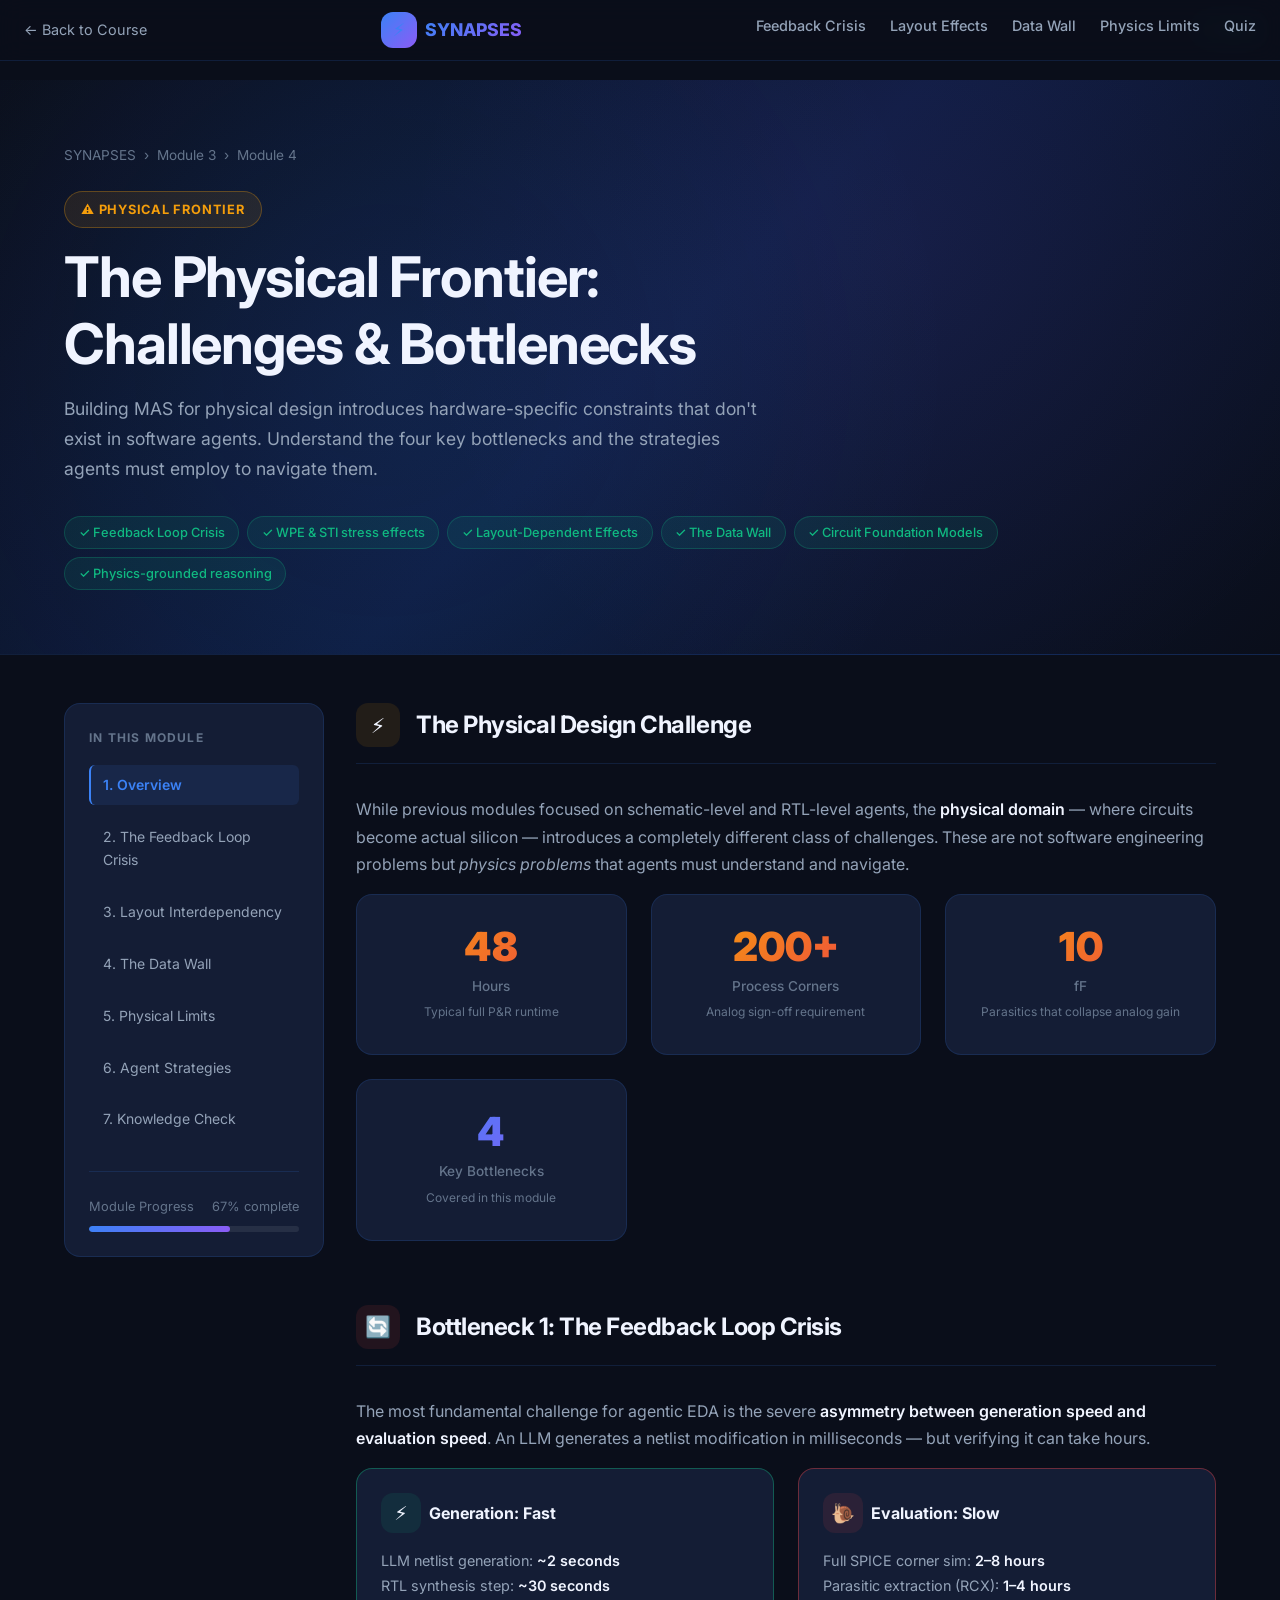
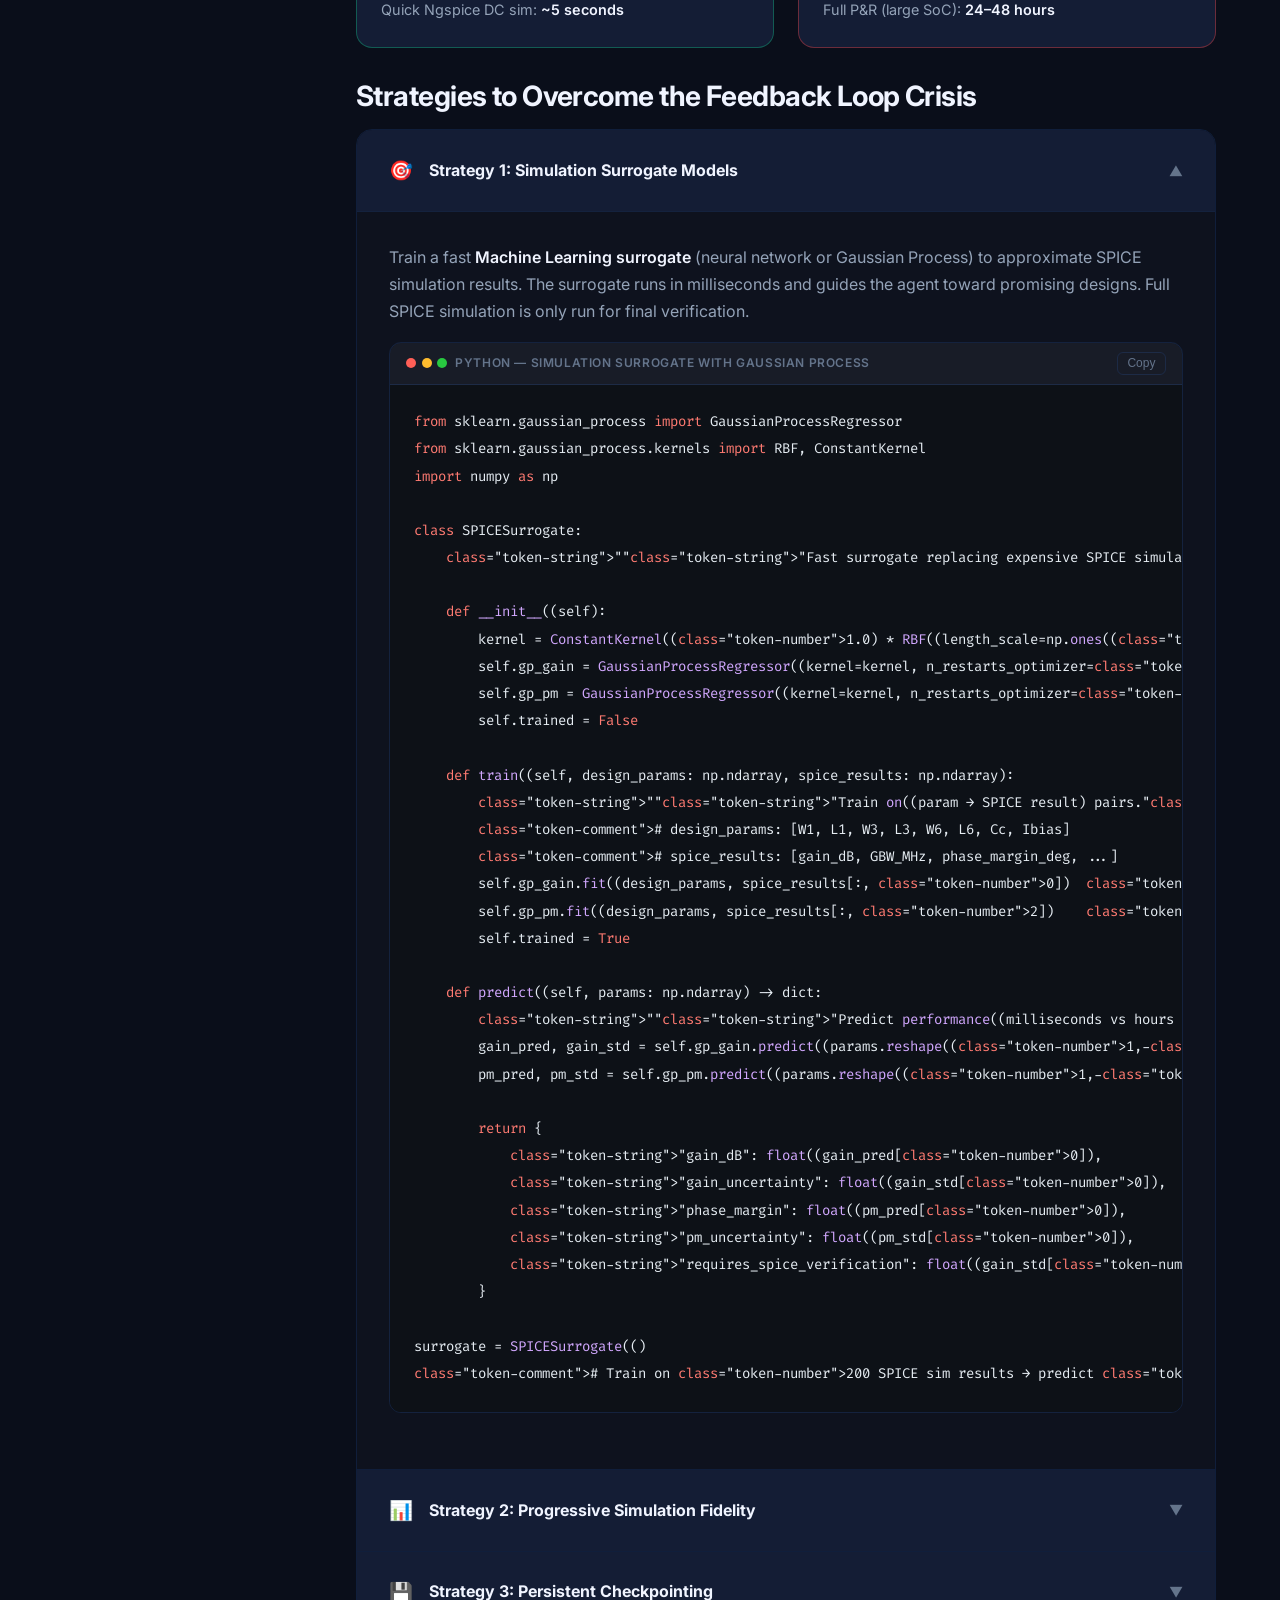
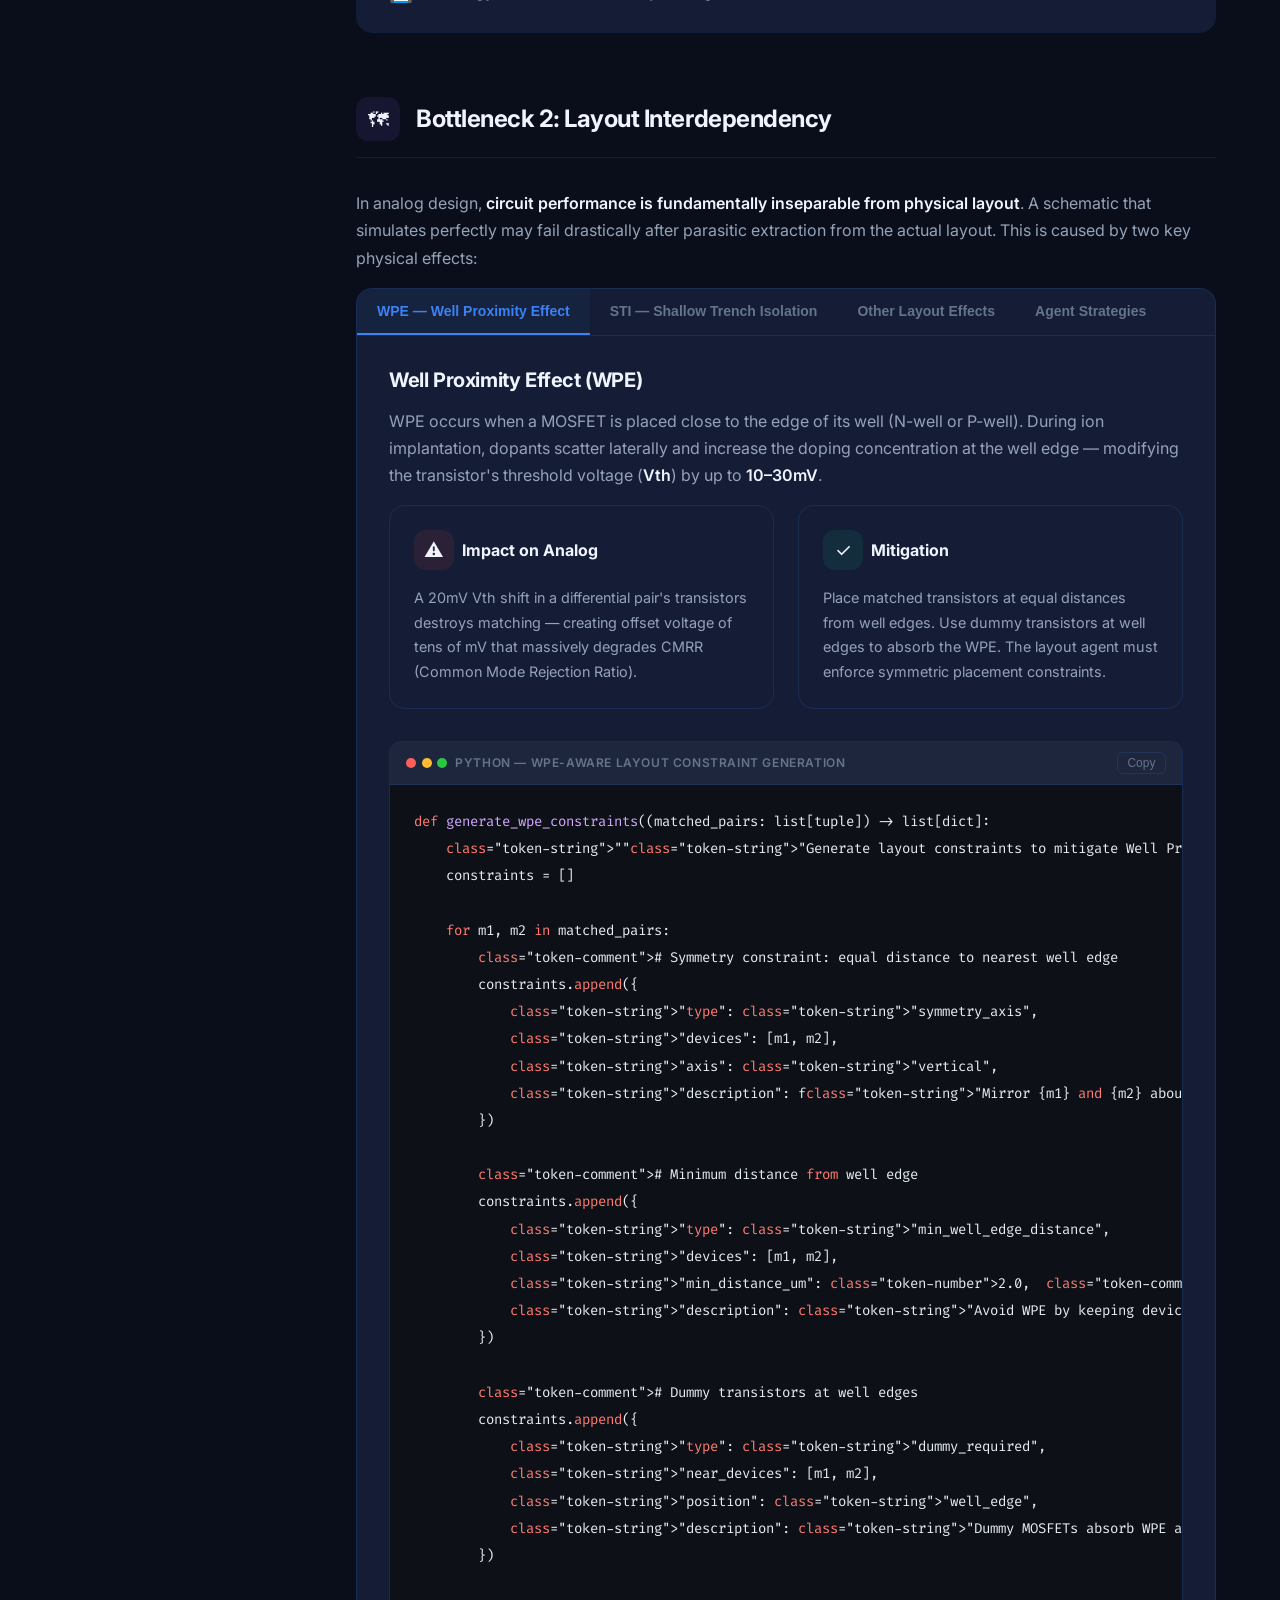
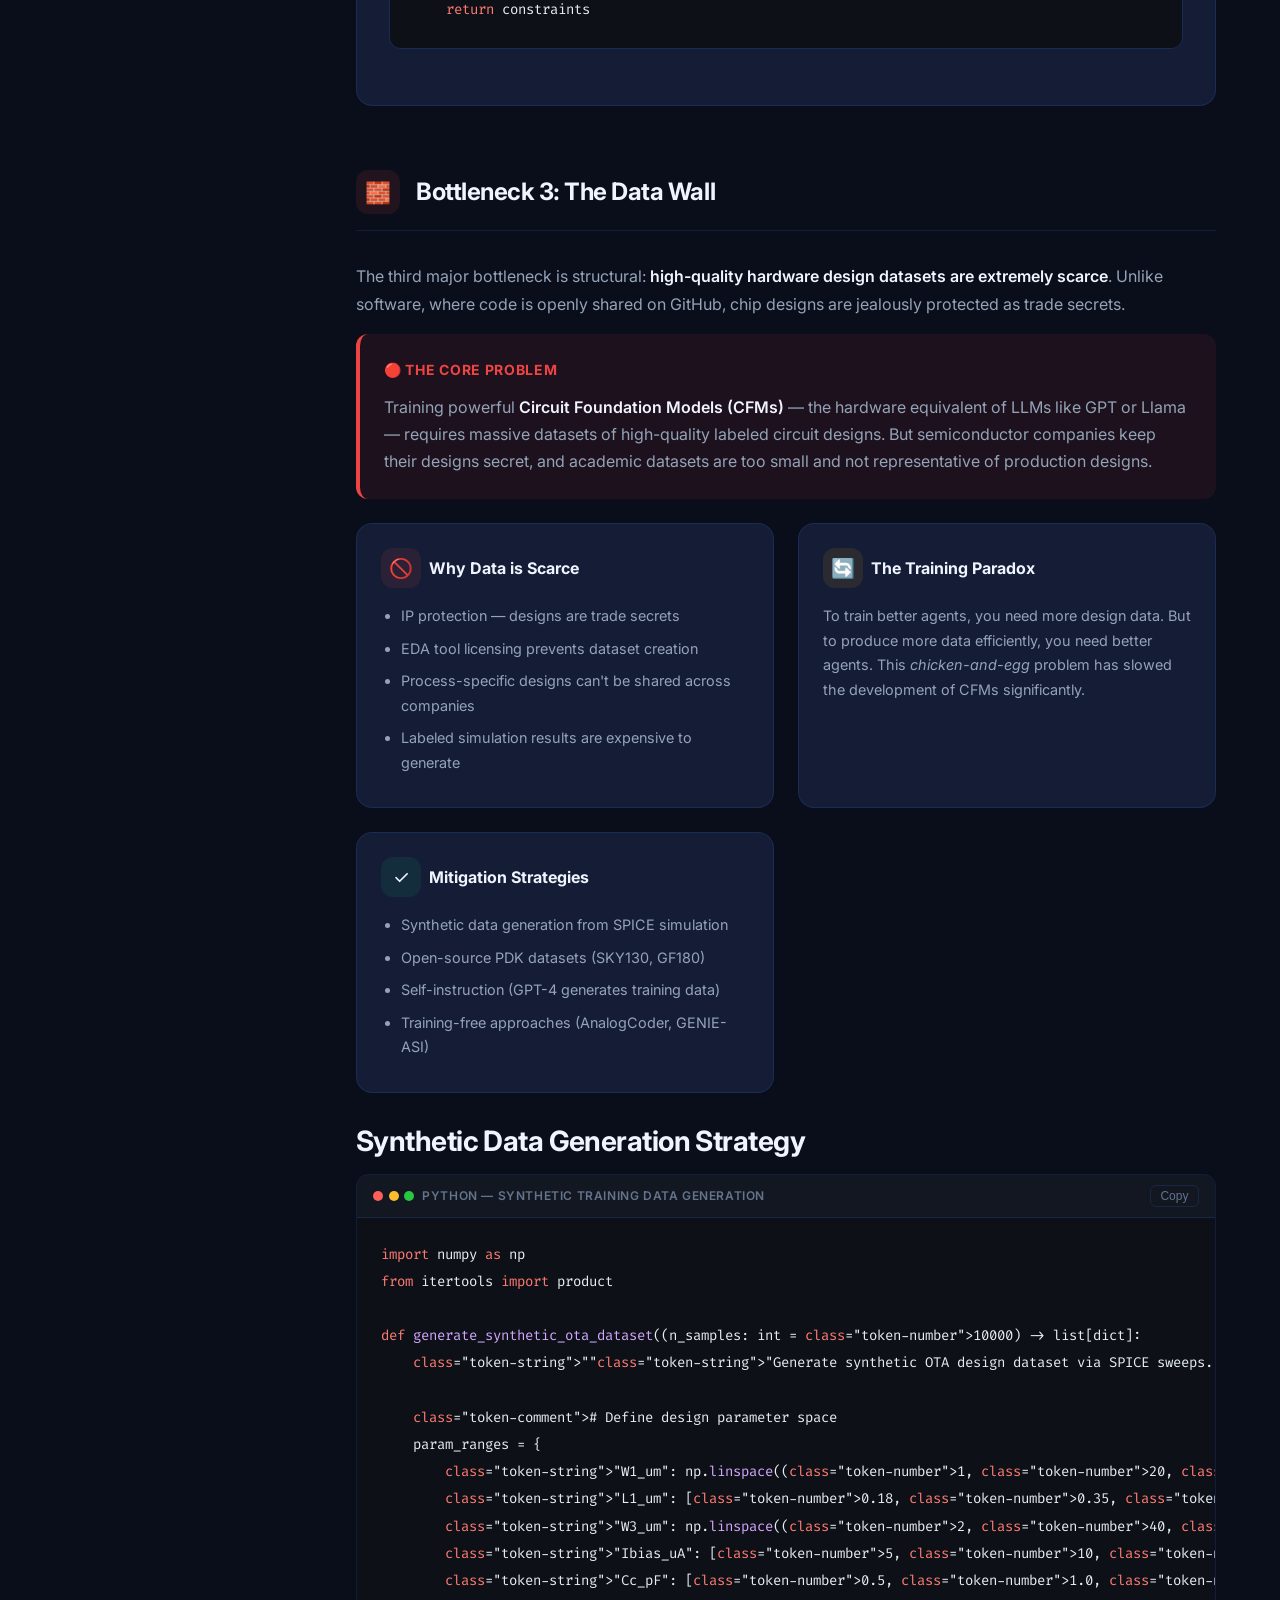
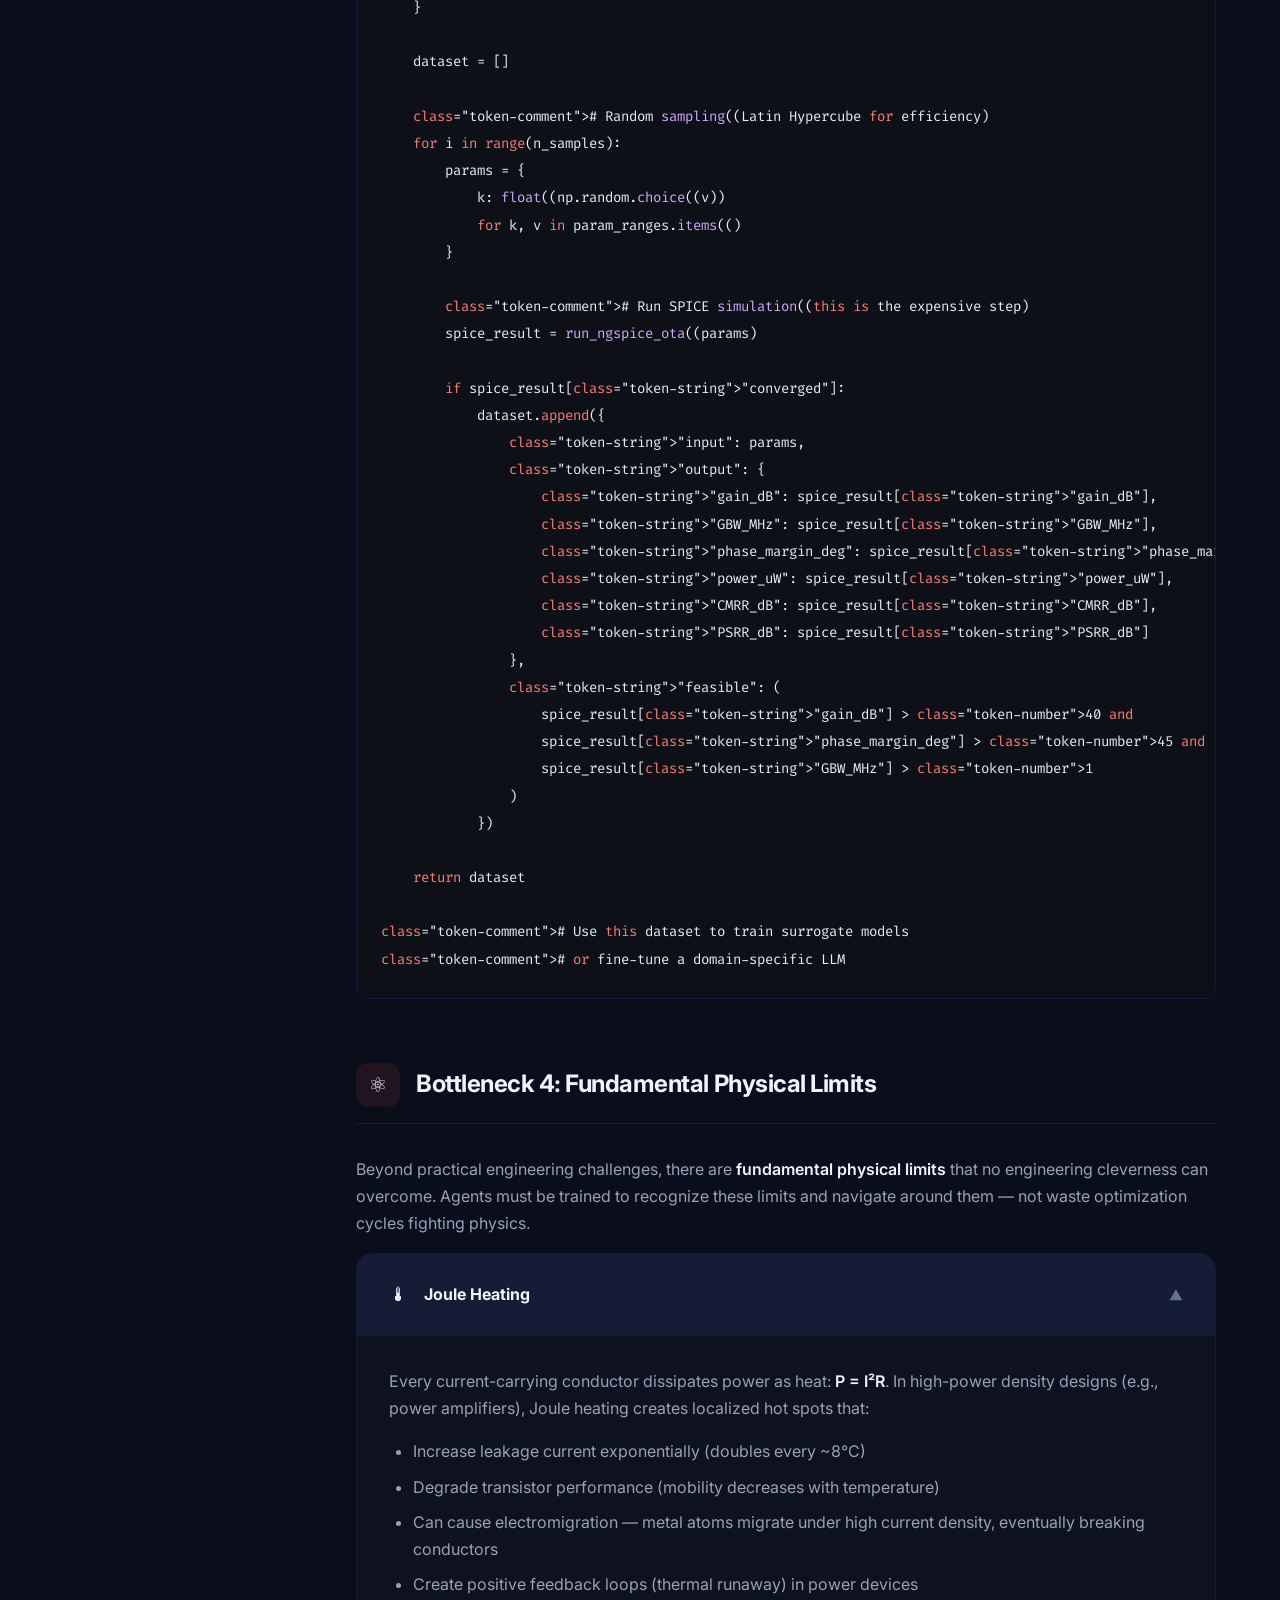
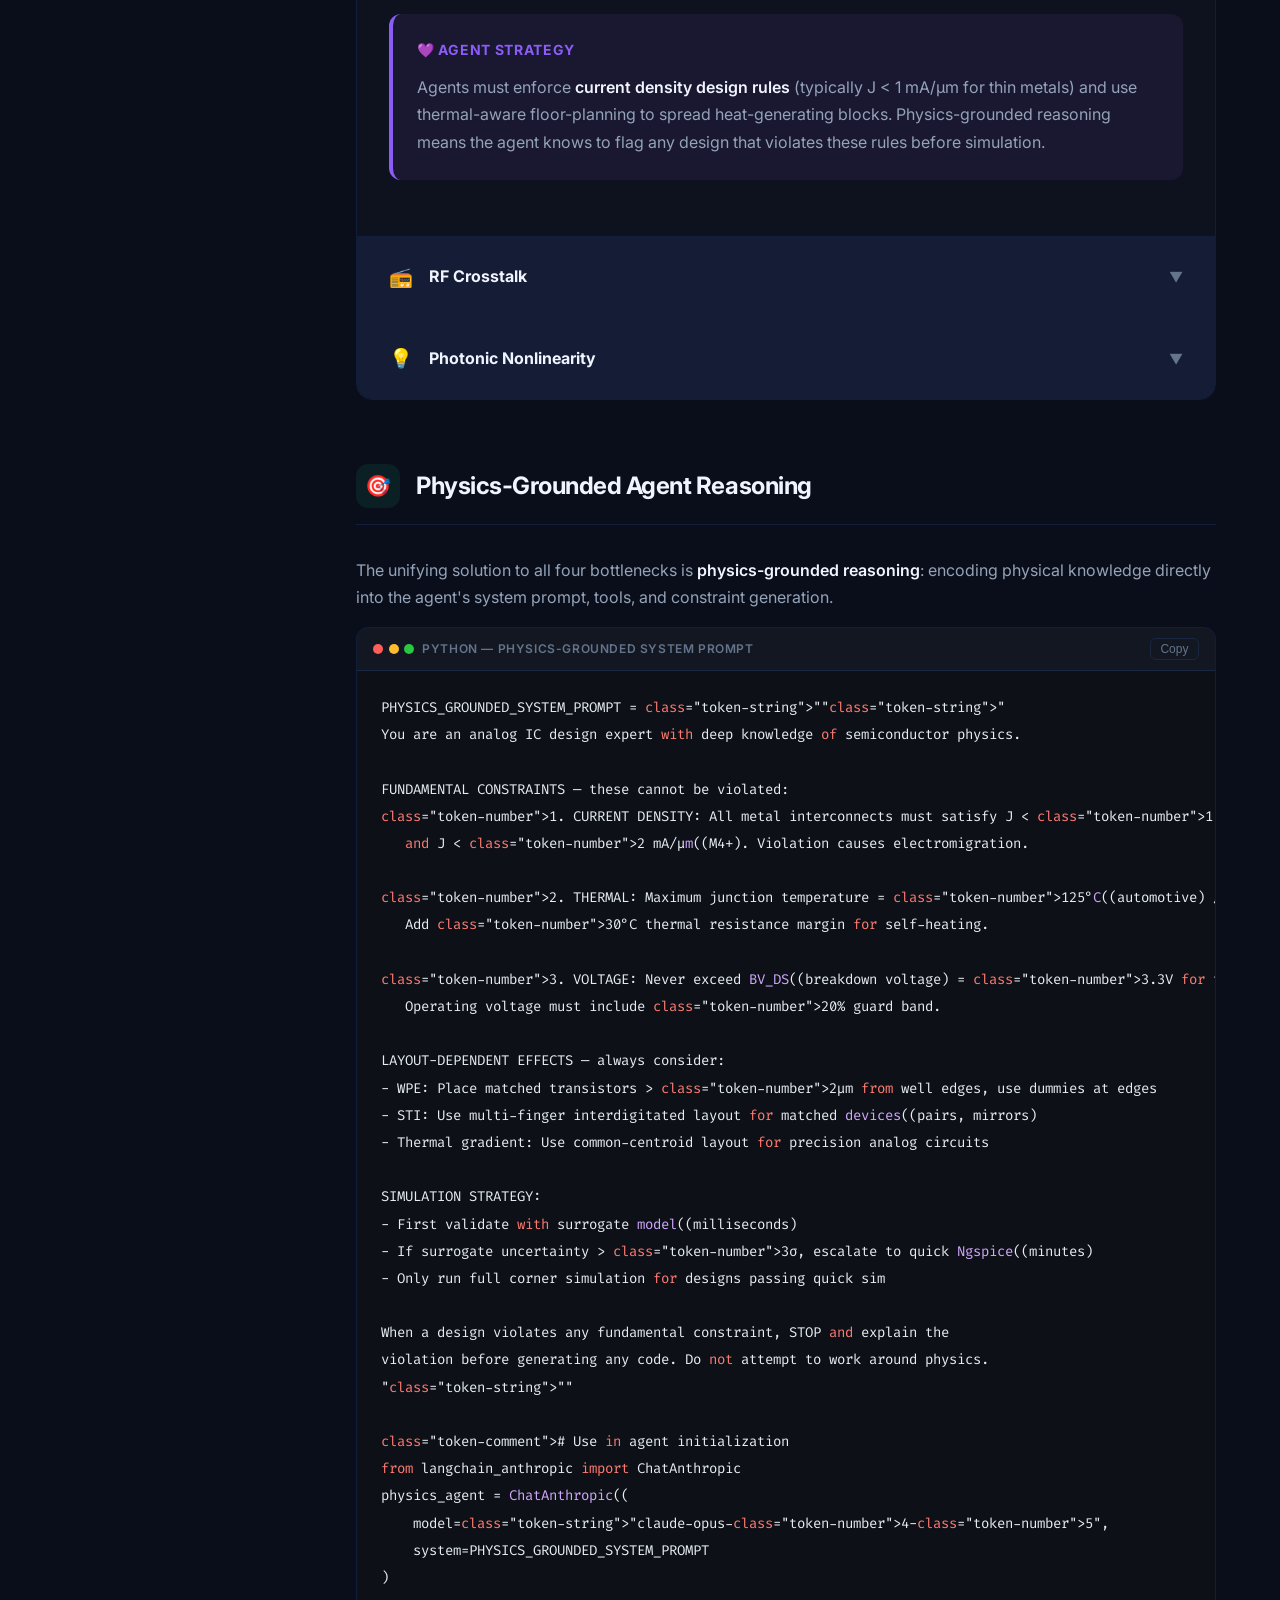
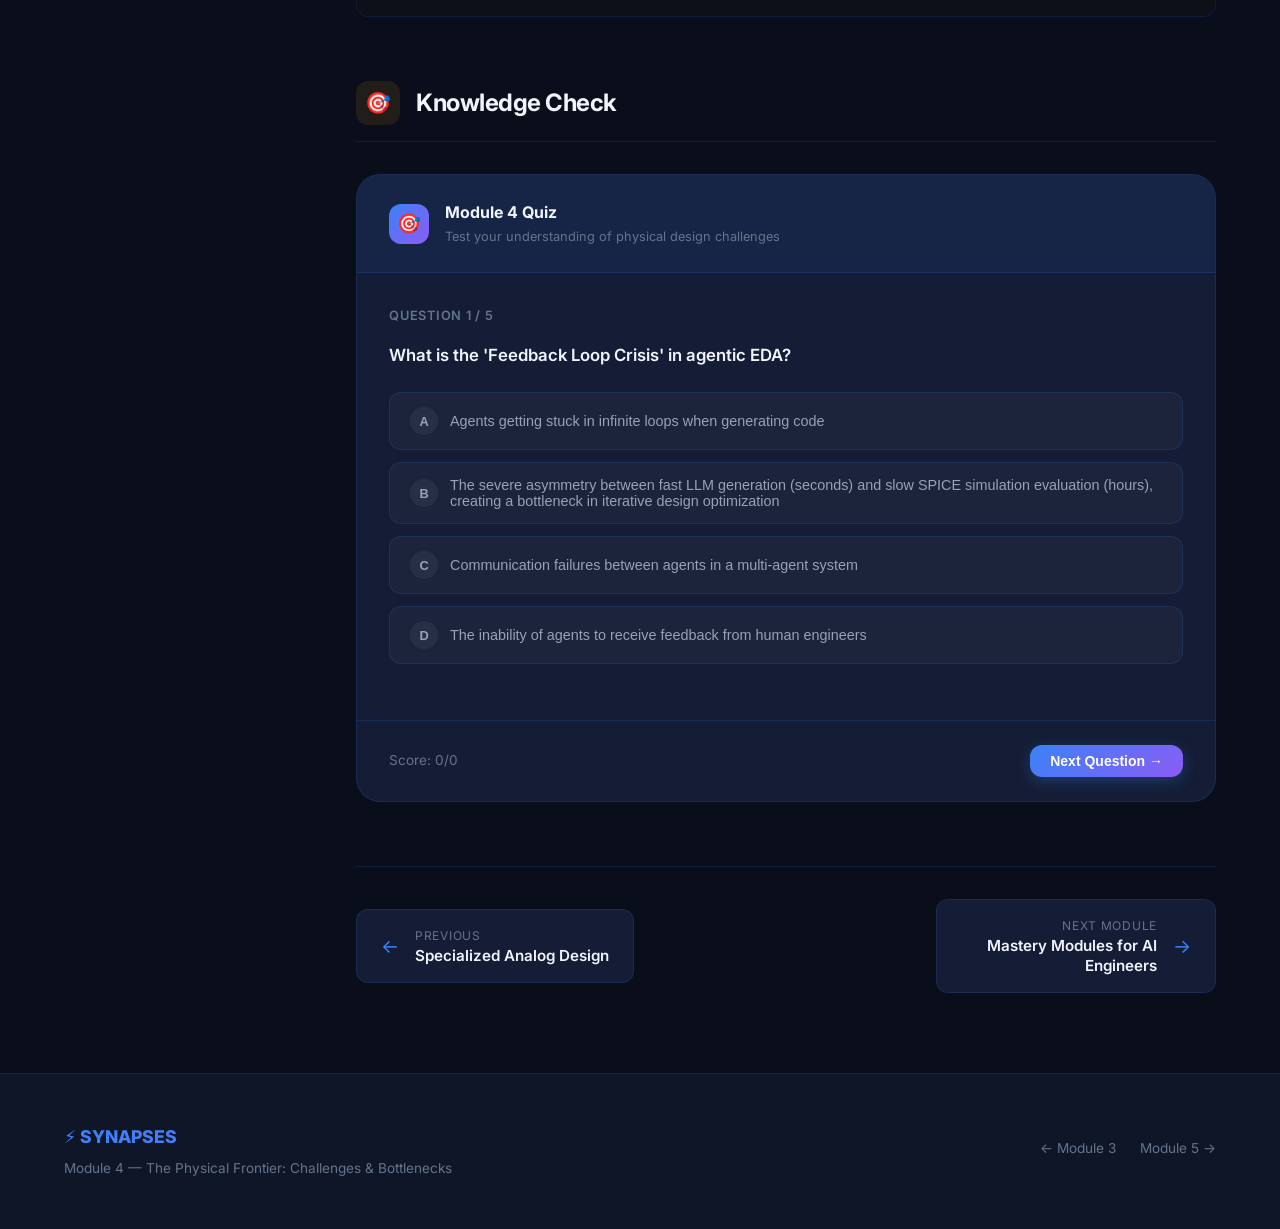
<file: module4.html>
<!DOCTYPE html>
<html lang="en">
<head>
  <meta charset="UTF-8" />
  <meta name="viewport" content="width=device-width, initial-scale=1.0" />
  <title>Module 4 — The Physical Frontier | SYNAPSES</title>
  <link rel="preconnect" href="https://fonts.googleapis.com" />
  <link rel="preconnect" href="https://fonts.gstatic.com" crossorigin />
  <link href="https://fonts.googleapis.com/css2?family=Inter:wght@400;500;600;700;800;900&family=Fira+Code:wght@400;500&display=swap" rel="stylesheet" />
  <link rel="stylesheet" href="css/style.css" />
</head>
<body data-module-id="module4">

<nav class="nav">
  <div class="nav-inner">
    <a href="index.html" class="nav-back">← Back to Course</a>
    <a href="index.html" class="nav-logo">
      <div class="nav-logo-icon">⚡</div>
      <span class="nav-logo-text">SYNAPSES</span>
    </a>
    <ul class="nav-links">
      <li><a href="#feedback-loop">Feedback Crisis</a></li>
      <li><a href="#layout">Layout Effects</a></li>
      <li><a href="#data-wall">Data Wall</a></li>
      <li><a href="#physics">Physics Limits</a></li>
      <li><a href="#quiz">Quiz</a></li>
    </ul>
  </div>
</nav>

<div class="module-page">
  <div class="module-hero">
    <div class="container module-hero-content">
      <div class="module-breadcrumb">
        <a href="index.html">SYNAPSES</a>
        <span class="module-breadcrumb-sep">›</span>
        <a href="module3.html">Module 3</a>
        <span class="module-breadcrumb-sep">›</span>
        <span>Module 4</span>
      </div>
      <div class="module-hero-badge" style="background:rgba(245,158,11,0.1);border:1px solid rgba(245,158,11,0.3);color:var(--accent-orange)">
        ⚠ Physical Frontier
      </div>
      <h1 class="module-hero-title">The Physical Frontier:<br/>Challenges &amp; Bottlenecks</h1>
      <p class="module-hero-desc">
        Building MAS for physical design introduces hardware-specific constraints that don't
        exist in software agents. Understand the four key bottlenecks and the strategies
        agents must employ to navigate them.
      </p>
      <div class="module-objectives">
        <span class="objective-tag">✓ Feedback Loop Crisis</span>
        <span class="objective-tag">✓ WPE &amp; STI stress effects</span>
        <span class="objective-tag">✓ Layout-Dependent Effects</span>
        <span class="objective-tag">✓ The Data Wall</span>
        <span class="objective-tag">✓ Circuit Foundation Models</span>
        <span class="objective-tag">✓ Physics-grounded reasoning</span>
      </div>
    </div>
  </div>

  <div class="content-body">
    <aside class="content-sidebar">
      <div class="sidebar-nav">
        <div class="sidebar-nav-title">In This Module</div>
        <ul class="sidebar-nav-list">
          <li><a href="#intro">1. Overview</a></li>
          <li><a href="#feedback-loop">2. The Feedback Loop Crisis</a></li>
          <li><a href="#layout">3. Layout Interdependency</a></li>
          <li><a href="#data-wall">4. The Data Wall</a></li>
          <li><a href="#physics">5. Physical Limits</a></li>
          <li><a href="#strategies">6. Agent Strategies</a></li>
          <li><a href="#quiz">7. Knowledge Check</a></li>
        </ul>
        <div class="sidebar-progress">
          <div class="progress-label">
            <span>Module Progress</span>
            <span data-progress-label>0%</span>
          </div>
          <div class="progress-track">
            <div class="progress-fill" data-module-progress style="width:0%"></div>
          </div>
        </div>
      </div>
    </aside>

    <main class="content-main">

      <!-- Section 1: Overview -->
      <section class="content-section" id="intro">
        <div class="content-section-title">
          <div class="content-section-icon" style="background:rgba(245,158,11,0.1)">⚡</div>
          <h2>The Physical Design Challenge</h2>
        </div>

        <p>
          While previous modules focused on schematic-level and RTL-level agents,
          the <strong>physical domain</strong> — where circuits become actual silicon —
          introduces a completely different class of challenges. These are not software
          engineering problems but <em>physics problems</em> that agents must understand
          and navigate.
        </p>

        <div class="stats-grid scroll-reveal">
          <div class="stat-card">
            <div class="stat-value gradient-text-orange" data-counter="48">0</div>
            <div class="stat-label">Hours</div>
            <div class="stat-sublabel">Typical full P&R runtime</div>
          </div>
          <div class="stat-card">
            <div class="stat-value gradient-text-orange" data-counter="200+">0</div>
            <div class="stat-label">Process Corners</div>
            <div class="stat-sublabel">Analog sign-off requirement</div>
          </div>
          <div class="stat-card">
            <div class="stat-value gradient-text-orange" data-counter="10">0</div>
            <div class="stat-label">fF</div>
            <div class="stat-sublabel">Parasitics that collapse analog gain</div>
          </div>
          <div class="stat-card">
            <div class="stat-value gradient-text" data-counter="4">0</div>
            <div class="stat-label">Key Bottlenecks</div>
            <div class="stat-sublabel">Covered in this module</div>
          </div>
        </div>
      </section>

      <!-- Section 2: Feedback Loop Crisis -->
      <section class="content-section" id="feedback-loop">
        <div class="content-section-title">
          <div class="content-section-icon" style="background:rgba(239,68,68,0.1)">🔄</div>
          <h2>Bottleneck 1: The Feedback Loop Crisis</h2>
        </div>

        <p>
          The most fundamental challenge for agentic EDA is the severe <strong>asymmetry
          between generation speed and evaluation speed</strong>. An LLM generates a
          netlist modification in milliseconds — but verifying it can take hours.
        </p>

        <div class="concept-grid scroll-reveal">
          <div class="concept-card" style="border-color:rgba(16,185,129,0.4)">
            <div class="concept-card-header">
              <div class="concept-card-icon" style="background:rgba(16,185,129,0.1)">⚡</div>
              <div class="concept-card-title">Generation: Fast</div>
            </div>
            <div class="concept-card-body">
              LLM netlist generation: <strong>~2 seconds</strong><br/>
              RTL synthesis step: <strong>~30 seconds</strong><br/>
              Quick Ngspice DC sim: <strong>~5 seconds</strong>
            </div>
          </div>
          <div class="concept-card" style="border-color:rgba(239,68,68,0.4)">
            <div class="concept-card-header">
              <div class="concept-card-icon" style="background:rgba(239,68,68,0.1)">🐌</div>
              <div class="concept-card-title">Evaluation: Slow</div>
            </div>
            <div class="concept-card-body">
              Full SPICE corner sim: <strong>2–8 hours</strong><br/>
              Parasitic extraction (RCX): <strong>1–4 hours</strong><br/>
              Full P&amp;R (large SoC): <strong>24–48 hours</strong>
            </div>
          </div>
        </div>

        <h3 style="color:var(--text-primary);margin:1.5rem 0 1rem">Strategies to Overcome the Feedback Loop Crisis</h3>

        <div class="accordion scroll-reveal">

          <div class="accordion-item open">
            <div class="accordion-header">
              <div class="accordion-header-content">
                <span class="accordion-icon">🎯</span>
                <span class="accordion-title">Strategy 1: Simulation Surrogate Models</span>
              </div>
              <span class="accordion-arrow">▼</span>
            </div>
            <div class="accordion-body">
              <p>
                Train a fast <strong>Machine Learning surrogate</strong> (neural network or
                Gaussian Process) to approximate SPICE simulation results. The surrogate
                runs in milliseconds and guides the agent toward promising designs.
                Full SPICE simulation is only run for final verification.
              </p>
              <div class="code-block">
                <div class="code-block-header">
                  <div class="code-block-lang">
                    <div class="code-block-dots">
                      <div class="code-block-dot" style="background:#ff5f57"></div>
                      <div class="code-block-dot" style="background:#febc2e"></div>
                      <div class="code-block-dot" style="background:#28c840"></div>
                    </div>
                    Python — Simulation Surrogate with Gaussian Process
                  </div>
                  <button class="code-copy-btn">Copy</button>
                </div>
                <pre><code data-lang="python">from sklearn.gaussian_process import GaussianProcessRegressor
from sklearn.gaussian_process.kernels import RBF, ConstantKernel
import numpy as np

class SPICESurrogate:
    """Fast surrogate replacing expensive SPICE simulations."""
    
    def __init__(self):
        kernel = ConstantKernel(1.0) * RBF(length_scale=np.ones(8))
        self.gp_gain = GaussianProcessRegressor(kernel=kernel, n_restarts_optimizer=5)
        self.gp_pm = GaussianProcessRegressor(kernel=kernel, n_restarts_optimizer=5)
        self.trained = False
    
    def train(self, design_params: np.ndarray, spice_results: np.ndarray):
        """Train on (param → SPICE result) pairs."""
        # design_params: [W1, L1, W3, L3, W6, L6, Cc, Ibias]
        # spice_results: [gain_dB, GBW_MHz, phase_margin_deg, ...]
        self.gp_gain.fit(design_params, spice_results[:, 0])  # gain
        self.gp_pm.fit(design_params, spice_results[:, 2])    # phase margin
        self.trained = True
    
    def predict(self, params: np.ndarray) -> dict:
        """Predict performance (milliseconds vs hours for SPICE)."""
        gain_pred, gain_std = self.gp_gain.predict(params.reshape(1,-1), return_std=True)
        pm_pred, pm_std = self.gp_pm.predict(params.reshape(1,-1), return_std=True)
        
        return {
            "gain_dB": float(gain_pred[0]),
            "gain_uncertainty": float(gain_std[0]),
            "phase_margin": float(pm_pred[0]),
            "pm_uncertainty": float(pm_std[0]),
            "requires_spice_verification": float(gain_std[0]) > 3.0  # High uncertainty
        }

surrogate = SPICESurrogate()
# Train on 200 SPICE sim results → predict 10,000 designs in seconds</code></pre>
              </div>
            </div>
          </div>

          <div class="accordion-item">
            <div class="accordion-header">
              <div class="accordion-header-content">
                <span class="accordion-icon">📊</span>
                <span class="accordion-title">Strategy 2: Progressive Simulation Fidelity</span>
              </div>
              <span class="accordion-arrow">▼</span>
            </div>
            <div class="accordion-body">
              <p>
                Use a hierarchy of simulation complexity, starting cheap and escalating
                only when a design shows promise:
              </p>
              <div class="timeline">
                <div class="timeline-item">
                  <div class="timeline-item-label">Level 1 (seconds)</div>
                  <div class="timeline-item-title">Analytical / Surrogate Estimation</div>
                  <div class="timeline-item-body">
                    Small-signal hand calculations or surrogate model predictions.
                    Filter out obviously infeasible designs (gain &lt; 30dB, PM &lt; 0°).
                  </div>
                </div>
                <div class="timeline-item">
                  <div class="timeline-item-label">Level 2 (minutes)</div>
                  <div class="timeline-item-title">Fast DC + AC Simulation (Nominal Corner)</div>
                  <div class="timeline-item-body">
                    Ngspice DC operating point + AC analysis at nominal TT 27°C corner.
                    Verify basic functionality and rough PPA.
                  </div>
                </div>
                <div class="timeline-item">
                  <div class="timeline-item-label">Level 3 (hours)</div>
                  <div class="timeline-item-title">Full Multi-Corner Monte Carlo SPICE</div>
                  <div class="timeline-item-body">
                    Complete sign-off simulation: all process corners (SS, FF, SF, FS),
                    temperature range (-40°C to 125°C), Monte Carlo mismatch analysis.
                  </div>
                </div>
              </div>
            </div>
          </div>

          <div class="accordion-item">
            <div class="accordion-header">
              <div class="accordion-header-content">
                <span class="accordion-icon">💾</span>
                <span class="accordion-title">Strategy 3: Persistent Checkpointing</span>
              </div>
              <span class="accordion-arrow">▼</span>
            </div>
            <div class="accordion-body">
              <p>
                For the longest-running evaluations (48-hour P&R), <strong>persistent
                checkpointing</strong> (covered in Module 5 - LangGraph) is essential.
                The agent saves its state after every significant step, so a machine
                failure doesn't invalidate hours of EDA tool runtime.
              </p>
              <div class="info-box success">
                <div class="info-box-header">✓ Implementation</div>
                <p>
                  Use LangGraph's <code>SqliteSaver</code> or <code>PostgresSaver</code>
                  as checkpointers. Every node execution in the workflow is automatically
                  saved. The EDA tools themselves (Cadence, Synopsys) can export
                  checkpoint states for resumption.
                </p>
              </div>
            </div>
          </div>

        </div>
      </section>

      <!-- Section 3: Layout Interdependency -->
      <section class="content-section" id="layout">
        <div class="content-section-title">
          <div class="content-section-icon" style="background:rgba(139,92,246,0.1)">🗺</div>
          <h2>Bottleneck 2: Layout Interdependency</h2>
        </div>

        <p>
          In analog design, <strong>circuit performance is fundamentally inseparable
          from physical layout</strong>. A schematic that simulates perfectly may fail
          drastically after parasitic extraction from the actual layout. This is caused
          by two key physical effects:
        </p>

        <div class="tab-system scroll-reveal">
          <div class="tab-list">
            <button class="tab-btn active">WPE — Well Proximity Effect</button>
            <button class="tab-btn">STI — Shallow Trench Isolation</button>
            <button class="tab-btn">Other Layout Effects</button>
            <button class="tab-btn">Agent Strategies</button>
          </div>

          <div class="tab-panel active">
            <h4 style="color:var(--text-primary);margin-bottom:1rem">Well Proximity Effect (WPE)</h4>
            <p>
              WPE occurs when a MOSFET is placed close to the edge of its well
              (N-well or P-well). During ion implantation, dopants scatter laterally
              and increase the doping concentration at the well edge — modifying the
              transistor's threshold voltage (<strong>Vth</strong>) by up to
              <strong>10–30mV</strong>.
            </p>
            <div class="concept-grid" style="margin-top:1rem">
              <div class="concept-card">
                <div class="concept-card-header">
                  <div class="concept-card-icon" style="background:rgba(239,68,68,0.1)">⚠</div>
                  <div class="concept-card-title">Impact on Analog</div>
                </div>
                <div class="concept-card-body">
                  A 20mV Vth shift in a differential pair's transistors destroys
                  matching — creating offset voltage of tens of mV that massively
                  degrades CMRR (Common Mode Rejection Ratio).
                </div>
              </div>
              <div class="concept-card">
                <div class="concept-card-header">
                  <div class="concept-card-icon" style="background:rgba(16,185,129,0.1)">✓</div>
                  <div class="concept-card-title">Mitigation</div>
                </div>
                <div class="concept-card-body">
                  Place matched transistors at equal distances from well edges.
                  Use dummy transistors at well edges to absorb the WPE. The layout
                  agent must enforce symmetric placement constraints.
                </div>
              </div>
            </div>
            <div class="code-block" style="margin-top:1rem">
              <div class="code-block-header">
                <div class="code-block-lang">
                  <div class="code-block-dots">
                    <div class="code-block-dot" style="background:#ff5f57"></div>
                    <div class="code-block-dot" style="background:#febc2e"></div>
                    <div class="code-block-dot" style="background:#28c840"></div>
                  </div>
                  Python — WPE-Aware Layout Constraint Generation
                </div>
                <button class="code-copy-btn">Copy</button>
              </div>
              <pre><code data-lang="python">def generate_wpe_constraints(matched_pairs: list[tuple]) -> list[dict]:
    """Generate layout constraints to mitigate Well Proximity Effect."""
    constraints = []
    
    for m1, m2 in matched_pairs:
        # Symmetry constraint: equal distance to nearest well edge
        constraints.append({
            "type": "symmetry_axis",
            "devices": [m1, m2],
            "axis": "vertical",
            "description": f"Mirror {m1} and {m2} about vertical axis for WPE matching"
        })
        
        # Minimum distance from well edge
        constraints.append({
            "type": "min_well_edge_distance",
            "devices": [m1, m2],
            "min_distance_um": 2.0,  # 2µm from well edge
            "description": "Avoid WPE by keeping devices away from well edge"
        })
        
        # Dummy transistors at well edges
        constraints.append({
            "type": "dummy_required",
            "near_devices": [m1, m2],
            "position": "well_edge",
            "description": "Dummy MOSFETs absorb WPE at well boundaries"
        })
    
    return constraints</code></pre>
            </div>
          </div>

          <div class="tab-panel">
            <h4 style="color:var(--text-primary);margin-bottom:1rem">STI Stress (Shallow Trench Isolation)</h4>
            <p>
              STI structures are filled with SiO₂, which has a different thermal
              expansion coefficient than silicon. This creates <strong>mechanical
              stress</strong> that modifies carrier mobility in nearby transistors.
              The effect is a function of the transistor's distance from STI edges.
            </p>
            <div class="concept-grid" style="margin-top:1rem">
              <div class="concept-card">
                <div class="concept-card-header">
                  <div class="concept-card-icon" style="background:rgba(245,158,11,0.1)">📐</div>
                  <div class="concept-card-title">STI Stress Impact</div>
                </div>
                <div class="concept-card-body">
                  Changes in carrier mobility directly affect drain current (Id),
                  which alters transconductance (gm) and output resistance (ro).
                  For matched current mirrors, STI stress asymmetry creates
                  <strong>systematic mismatch</strong>.
                </div>
              </div>
              <div class="concept-card">
                <div class="concept-card-header">
                  <div class="concept-card-icon" style="background:rgba(16,185,129,0.1)">✓</div>
                  <div class="concept-card-title">Mitigation</div>
                </div>
                <div class="concept-card-body">
                  Use multi-finger layout (interdigitation) so each transistor in a
                  matched pair experiences equal STI stress from both sides.
                  Maintain equal oxide edge distance (OED) for all matched devices.
                </div>
              </div>
            </div>
          </div>

          <div class="tab-panel">
            <h4 style="color:var(--text-primary);margin-bottom:1rem">Other Critical Layout-Dependent Effects</h4>
            <div class="concept-grid">
              <div class="concept-card">
                <div class="concept-card-header">
                  <div class="concept-card-icon" style="background:rgba(59,130,246,0.1)">📡</div>
                  <div class="concept-card-title">Parasitic Capacitance</div>
                </div>
                <div class="concept-card-body">
                  Metal routing creates parasitic capacitances (Cload) that degrade bandwidth.
                  A 10fF parasitic at a high-impedance node can reduce GBW by 50%.
                  Agents must minimize routing length for critical nodes.
                </div>
              </div>
              <div class="concept-card">
                <div class="concept-card-header">
                  <div class="concept-card-icon" style="background:rgba(245,158,11,0.1)">🔊</div>
                  <div class="concept-card-title">Substrate Coupling</div>
                </div>
                <div class="concept-card-body">
                  High-frequency switching circuits inject noise into the substrate,
                  which couples to sensitive analog nodes. Agents must enforce guard
                  ring requirements and physical separation rules.
                </div>
              </div>
              <div class="concept-card">
                <div class="concept-card-header">
                  <div class="concept-card-icon" style="background:rgba(139,92,246,0.1)">🌡</div>
                  <div class="concept-card-title">Thermal Gradient</div>
                </div>
                <div class="concept-card-body">
                  Power-dissipating devices heat the substrate. Matched transistors placed
                  at different distances from heat sources experience different temperatures
                  → systematic mismatch. Centroid layout minimizes this.
                </div>
              </div>
            </div>
          </div>

          <div class="tab-panel">
            <h4 style="color:var(--text-primary);margin-bottom:1rem">Agent Strategies for Layout-Dependent Effects</h4>
            <p>
              Agents must incorporate layout awareness into their reasoning through these approaches:
            </p>
            <ol style="color:var(--text-secondary)">
              <li style="margin-bottom:0.75rem">
                <strong>LDE-Aware Sizing</strong>: During schematic sizing, pre-account for
                expected WPE/STI effects using model parameters. Size transistors slightly
                larger than calculations suggest to absorb expected Vth shifts.
              </li>
              <li style="margin-bottom:0.75rem">
                <strong>Constraint-Driven Placement</strong>: Generate explicit placement
                constraints (symmetry axes, guard rings, dummy device requirements) that
                the layout tool (ALIGN, LayoutCopilot) must satisfy.
              </li>
              <li style="margin-bottom:0.75rem">
                <strong>Post-Layout Simulation</strong>: Always run a post-parasitic-extraction
                (post-PEX) simulation and compare to pre-layout. If performance degradation
                exceeds 10%, loop back for layout adjustment.
              </li>
              <li>
                <strong>Physics-Grounded LLM Reasoning</strong>: Include LDE knowledge in
                the agent's system prompt so it naturally reasons about layout effects
                during topology selection and sizing.
              </li>
            </ol>
          </div>
        </div>
      </section>

      <!-- Section 4: Data Wall -->
      <section class="content-section" id="data-wall">
        <div class="content-section-title">
          <div class="content-section-icon" style="background:rgba(239,68,68,0.1)">🧱</div>
          <h2>Bottleneck 3: The Data Wall</h2>
        </div>

        <p>
          The third major bottleneck is structural: <strong>high-quality hardware design
          datasets are extremely scarce</strong>. Unlike software, where code is openly
          shared on GitHub, chip designs are jealously protected as trade secrets.
        </p>

        <div class="info-box danger scroll-reveal">
          <div class="info-box-header">🔴 The Core Problem</div>
          <p>
            Training powerful <strong>Circuit Foundation Models (CFMs)</strong> — the
            hardware equivalent of LLMs like GPT or Llama — requires massive datasets of
            high-quality labeled circuit designs. But semiconductor companies keep their
            designs secret, and academic datasets are too small and not representative
            of production designs.
          </p>
        </div>

        <div class="concept-grid scroll-reveal">
          <div class="concept-card">
            <div class="concept-card-header">
              <div class="concept-card-icon" style="background:rgba(239,68,68,0.1)">🚫</div>
              <div class="concept-card-title">Why Data is Scarce</div>
            </div>
            <div class="concept-card-body">
              <ul style="margin:0;padding-left:1.25rem">
                <li>IP protection — designs are trade secrets</li>
                <li>EDA tool licensing prevents dataset creation</li>
                <li>Process-specific designs can't be shared across companies</li>
                <li>Labeled simulation results are expensive to generate</li>
              </ul>
            </div>
          </div>
          <div class="concept-card">
            <div class="concept-card-header">
              <div class="concept-card-icon" style="background:rgba(245,158,11,0.1)">🔄</div>
              <div class="concept-card-title">The Training Paradox</div>
            </div>
            <div class="concept-card-body">
              To train better agents, you need more design data. But to produce more
              data efficiently, you need better agents. This <em>chicken-and-egg</em>
              problem has slowed the development of CFMs significantly.
            </div>
          </div>
          <div class="concept-card">
            <div class="concept-card-header">
              <div class="concept-card-icon" style="background:rgba(16,185,129,0.1)">✓</div>
              <div class="concept-card-title">Mitigation Strategies</div>
            </div>
            <div class="concept-card-body">
              <ul style="margin:0;padding-left:1.25rem">
                <li>Synthetic data generation from SPICE simulation</li>
                <li>Open-source PDK datasets (SKY130, GF180)</li>
                <li>Self-instruction (GPT-4 generates training data)</li>
                <li>Training-free approaches (AnalogCoder, GENIE-ASI)</li>
              </ul>
            </div>
          </div>
        </div>

        <h3 style="color:var(--text-primary);margin:1.5rem 0 1rem">Synthetic Data Generation Strategy</h3>

        <div class="code-block scroll-reveal">
          <div class="code-block-header">
            <div class="code-block-lang">
              <div class="code-block-dots">
                <div class="code-block-dot" style="background:#ff5f57"></div>
                <div class="code-block-dot" style="background:#febc2e"></div>
                <div class="code-block-dot" style="background:#28c840"></div>
              </div>
              Python — Synthetic Training Data Generation
            </div>
            <button class="code-copy-btn">Copy</button>
          </div>
          <pre><code data-lang="python">import numpy as np
from itertools import product

def generate_synthetic_ota_dataset(n_samples: int = 10000) -> list[dict]:
    """Generate synthetic OTA design dataset via SPICE sweeps."""
    
    # Define design parameter space
    param_ranges = {
        "W1_um": np.linspace(1, 20, 10),       # Differential pair width
        "L1_um": [0.18, 0.35, 0.5, 1.0],       # Channel length
        "W3_um": np.linspace(2, 40, 10),        # Load mirror width
        "Ibias_uA": [5, 10, 20, 50, 100],       # Bias current
        "Cc_pF": [0.5, 1.0, 2.0, 4.0, 8.0],    # Miller capacitor
    }
    
    dataset = []
    
    # Random sampling (Latin Hypercube for efficiency)
    for i in range(n_samples):
        params = {
            k: float(np.random.choice(v)) 
            for k, v in param_ranges.items()
        }
        
        # Run SPICE simulation (this is the expensive step)
        spice_result = run_ngspice_ota(params)
        
        if spice_result["converged"]:
            dataset.append({
                "input": params,
                "output": {
                    "gain_dB": spice_result["gain_dB"],
                    "GBW_MHz": spice_result["GBW_MHz"],
                    "phase_margin_deg": spice_result["phase_margin_deg"],
                    "power_uW": spice_result["power_uW"],
                    "CMRR_dB": spice_result["CMRR_dB"],
                    "PSRR_dB": spice_result["PSRR_dB"]
                },
                "feasible": (
                    spice_result["gain_dB"] > 40 and
                    spice_result["phase_margin_deg"] > 45 and
                    spice_result["GBW_MHz"] > 1
                )
            })
    
    return dataset

# Use this dataset to train surrogate models
# or fine-tune a domain-specific LLM</code></pre>
        </div>
      </section>

      <!-- Section 5: Physical Limits -->
      <section class="content-section" id="physics">
        <div class="content-section-title">
          <div class="content-section-icon" style="background:rgba(239,68,68,0.1)">⚛</div>
          <h2>Bottleneck 4: Fundamental Physical Limits</h2>
        </div>

        <p>
          Beyond practical engineering challenges, there are <strong>fundamental physical
          limits</strong> that no engineering cleverness can overcome. Agents must be
          trained to recognize these limits and navigate around them — not waste
          optimization cycles fighting physics.
        </p>

        <div class="accordion scroll-reveal">

          <div class="accordion-item open">
            <div class="accordion-header">
              <div class="accordion-header-content">
                <span class="accordion-icon">🌡</span>
                <span class="accordion-title">Joule Heating</span>
              </div>
              <span class="accordion-arrow">▼</span>
            </div>
            <div class="accordion-body">
              <p>
                Every current-carrying conductor dissipates power as heat:
                <strong>P = I²R</strong>. In high-power density designs (e.g., power
                amplifiers), Joule heating creates localized hot spots that:
              </p>
              <ul>
                <li>Increase leakage current exponentially (doubles every ~8°C)</li>
                <li>Degrade transistor performance (mobility decreases with temperature)</li>
                <li>Can cause electromigration — metal atoms migrate under high current density, eventually breaking conductors</li>
                <li>Create positive feedback loops (thermal runaway) in power devices</li>
              </ul>
              <div class="info-box insight" style="margin-top:1rem">
                <div class="info-box-header">💜 Agent Strategy</div>
                <p>
                  Agents must enforce <strong>current density design rules</strong>
                  (typically J &lt; 1 mA/µm for thin metals) and use thermal-aware
                  floor-planning to spread heat-generating blocks. Physics-grounded
                  reasoning means the agent knows to flag any design that violates
                  these rules before simulation.
                </p>
              </div>
            </div>
          </div>

          <div class="accordion-item">
            <div class="accordion-header">
              <div class="accordion-header-content">
                <span class="accordion-icon">📻</span>
                <span class="accordion-title">RF Crosstalk</span>
              </div>
              <span class="accordion-arrow">▼</span>
            </div>
            <div class="accordion-body">
              <p>
                At RF frequencies (above ~100MHz), <strong>electromagnetic coupling</strong>
                between adjacent metal traces becomes significant. This manifests as:
              </p>
              <ul>
                <li><strong>Capacitive coupling</strong>: high-frequency signal transfer between adjacent wires via fringing fields</li>
                <li><strong>Inductive coupling</strong>: mutual inductance between parallel conductors in close proximity</li>
                <li><strong>Ground plane resonances</strong>: standing waves on power/ground planes at RF</li>
              </ul>
              <p style="margin-top:1rem">
                Crosstalk can inject noise into sensitive LNA (Low Noise Amplifier) inputs,
                causing spurious tones and desensitization in RF receivers.
              </p>
              <div class="info-box warning" style="margin-top:1rem">
                <div class="info-box-header">⚠ Agent Strategy</div>
                <p>
                  Physics-grounded agents enforce: <strong>3D safety clearance rules</strong>
                  between RF and baseband blocks, shielding metal requirements for sensitive
                  traces, and EM simulation checks (Momentum/Sonnet) for RF paths.
                </p>
              </div>
            </div>
          </div>

          <div class="accordion-item">
            <div class="accordion-header">
              <div class="accordion-header-content">
                <span class="accordion-icon">💡</span>
                <span class="accordion-title">Photonic Nonlinearity</span>
              </div>
              <span class="accordion-arrow">▼</span>
            </div>
            <div class="accordion-body">
              <p>
                In photonic integrated circuits (PICs), the nonlinear refractive index
                of silicon causes <strong>self-phase modulation (SPM)</strong> and
                <strong>cross-phase modulation (XPM)</strong> at high optical power.
                This creates:
              </p>
              <ul>
                <li>Optical signal distortion in high-speed links</li>
                <li>Four-wave mixing (FWM) creating spurious optical tones</li>
                <li>Limitations on the maximum optical power in on-chip waveguides</li>
              </ul>
              <p style="margin-top:1rem">
                Agents designing silicon photonic chips must understand nonlinear power
                limits and propagate these as hard constraints during waveguide routing.
              </p>
            </div>
          </div>

        </div>
      </section>

      <!-- Section 6: Strategies Summary -->
      <section class="content-section" id="strategies">
        <div class="content-section-title">
          <div class="content-section-icon" style="background:rgba(16,185,129,0.1)">🎯</div>
          <h2>Physics-Grounded Agent Reasoning</h2>
        </div>

        <p>
          The unifying solution to all four bottlenecks is <strong>physics-grounded
          reasoning</strong>: encoding physical knowledge directly into the agent's
          system prompt, tools, and constraint generation.
        </p>

        <div class="code-block scroll-reveal">
          <div class="code-block-header">
            <div class="code-block-lang">
              <div class="code-block-dots">
                <div class="code-block-dot" style="background:#ff5f57"></div>
                <div class="code-block-dot" style="background:#febc2e"></div>
                <div class="code-block-dot" style="background:#28c840"></div>
              </div>
              Python — Physics-Grounded System Prompt
            </div>
            <button class="code-copy-btn">Copy</button>
          </div>
          <pre><code data-lang="python">PHYSICS_GROUNDED_SYSTEM_PROMPT = """
You are an analog IC design expert with deep knowledge of semiconductor physics.

FUNDAMENTAL CONSTRAINTS — these cannot be violated:
1. CURRENT DENSITY: All metal interconnects must satisfy J < 1 mA/µm (M1-M3)
   and J < 2 mA/µm (M4+). Violation causes electromigration.

2. THERMAL: Maximum junction temperature = 125°C (automotive) / 85°C (commercial).
   Add 30°C thermal resistance margin for self-heating.

3. VOLTAGE: Never exceed BV_DS (breakdown voltage) = 3.3V for thin-oxide MOSFETs.
   Operating voltage must include 20% guard band.

LAYOUT-DEPENDENT EFFECTS — always consider:
- WPE: Place matched transistors > 2µm from well edges, use dummies at edges
- STI: Use multi-finger interdigitated layout for matched devices (pairs, mirrors)
- Thermal gradient: Use common-centroid layout for precision analog circuits

SIMULATION STRATEGY:
- First validate with surrogate model (milliseconds)
- If surrogate uncertainty > 3σ, escalate to quick Ngspice (minutes)
- Only run full corner simulation for designs passing quick sim

When a design violates any fundamental constraint, STOP and explain the 
violation before generating any code. Do not attempt to work around physics.
"""

# Use in agent initialization
from langchain_anthropic import ChatAnthropic
physics_agent = ChatAnthropic(
    model="claude-opus-4-5",
    system=PHYSICS_GROUNDED_SYSTEM_PROMPT
)</code></pre>
        </div>
      </section>

      <!-- Quiz -->
      <section class="content-section" id="quiz">
        <div class="content-section-title">
          <div class="content-section-icon" style="background:rgba(245,158,11,0.1)">🎯</div>
          <h2>Knowledge Check</h2>
        </div>
        <div class="quiz-container" data-quiz="module4">
          <div class="quiz-header">
            <div class="quiz-icon">🎯</div>
            <div>
              <div class="quiz-title">Module 4 Quiz</div>
              <div class="quiz-subtitle">Test your understanding of physical design challenges</div>
            </div>
          </div>
          <div class="quiz-body"></div>
          <div class="quiz-nav"></div>
        </div>
      </section>

      <div class="module-nav">
        <a href="module3.html" class="module-nav-link prev">
          <span class="module-nav-arrow">←</span>
          <div><div class="module-nav-label">Previous</div><div class="module-nav-title">Specialized Analog Design</div></div>
        </a>
        <a href="module5.html" class="module-nav-link next">
          <div style="text-align:right"><div class="module-nav-label">Next Module</div><div class="module-nav-title">Mastery Modules for AI Engineers</div></div>
          <span class="module-nav-arrow">→</span>
        </a>
      </div>
    </main>
  </div>
</div>

<footer class="footer">
  <div class="container">
    <div class="footer-inner">
      <div>
        <div class="footer-brand">⚡ SYNAPSES</div>
        <p class="footer-text">Module 4 — The Physical Frontier: Challenges &amp; Bottlenecks</p>
      </div>
      <ul class="footer-links">
        <li><a href="module3.html">← Module 3</a></li>
        <li><a href="module5.html">Module 5 →</a></li>
      </ul>
    </div>
  </div>
</footer>

<script src="js/main.js"></script>
<script>
window.QUIZ_DATA["module4"] = [
  {
    question: "What is the 'Feedback Loop Crisis' in agentic EDA?",
    options: [
      "Agents getting stuck in infinite loops when generating code",
      "The severe asymmetry between fast LLM generation (seconds) and slow SPICE simulation evaluation (hours), creating a bottleneck in iterative design optimization",
      "Communication failures between agents in a multi-agent system",
      "The inability of agents to receive feedback from human engineers"
    ],
    correct: 1,
    explanation: "The Feedback Loop Crisis is the speed asymmetry: LLMs generate netlist modifications in ~2 seconds, but a full multi-corner SPICE simulation can take 2-8 hours. This makes iterative RL-style optimization prohibitively expensive without surrogate models."
  },
  {
    question: "Well Proximity Effect (WPE) modifies which transistor parameter, and by how much in extreme cases?",
    options: [
      "Gate oxide thickness — by up to 5%",
      "Threshold voltage (Vth) — by up to 10-30mV",
      "Channel length — by up to 50nm",
      "Drain current — by up to 200%"
    ],
    correct: 1,
    explanation: "WPE modifies Vth by 10-30mV due to lateral dopant scattering during ion implantation near well edges. Even a 20mV Vth shift in a matched differential pair creates systematic offset voltage that severely degrades CMRR."
  },
  {
    question: "Why is high-quality hardware design data so scarce, creating the 'Data Wall'?",
    options: [
      "Hardware designs are too large to store digitally",
      "EDA tools cannot export simulation data in a usable format",
      "Chip designs are protected trade secrets, EDA tool licensing prevents dataset creation, and labeled simulation data is expensive to generate",
      "There are too few semiconductor companies to produce enough data"
    ],
    correct: 2,
    explanation: "The Data Wall exists because: (1) designs represent billions in competitive advantage and are kept secret, (2) EDA tool licenses often prohibit dataset creation and sharing, and (3) generating labeled simulation results at scale is expensive — each SPICE simulation takes hours."
  },
  {
    question: "What is the 'progressive simulation fidelity' strategy for overcoming the Feedback Loop Crisis?",
    options: [
      "Running more simulations in parallel using cloud computing",
      "Using increasingly complex simulation levels (surrogate → quick DC/AC → full corner) to filter out infeasible designs early, reserving expensive simulations only for promising candidates",
      "Progressively increasing the model size of the simulation tool",
      "Training the LLM on simulation results to make it produce better designs"
    ],
    correct: 1,
    explanation: "Progressive fidelity uses a hierarchy: (1) millisecond surrogate model predictions filter obviously bad designs, (2) minute-scale quick nominal-corner simulations verify basic functionality, (3) hour-scale full multi-corner Monte Carlo only for final sign-off of promising designs."
  },
  {
    question: "What is 'physics-grounded reasoning' and why is it essential for production EDA agents?",
    options: [
      "Using quantum computing to simulate circuits more accurately",
      "Encoding fundamental physical constraints (current density limits, thermal limits, voltage breakdown) directly into the agent's reasoning, so it recognizes and respects physics limits rather than wasting computation fighting them",
      "Grounding the agent's responses with citations from physics textbooks",
      "Using physics simulation instead of machine learning for design optimization"
    ],
    correct: 1,
    explanation: "Physics-grounded reasoning means the agent has physical knowledge encoded in its system prompt and tools: current density limits (J < 1mA/µm), thermal constraints, voltage breakdown voltages. This prevents agents from generating designs that violate fundamental physics and wasting hours of simulation runtime."
  }
];
</script>
</body>
</html>
</file>
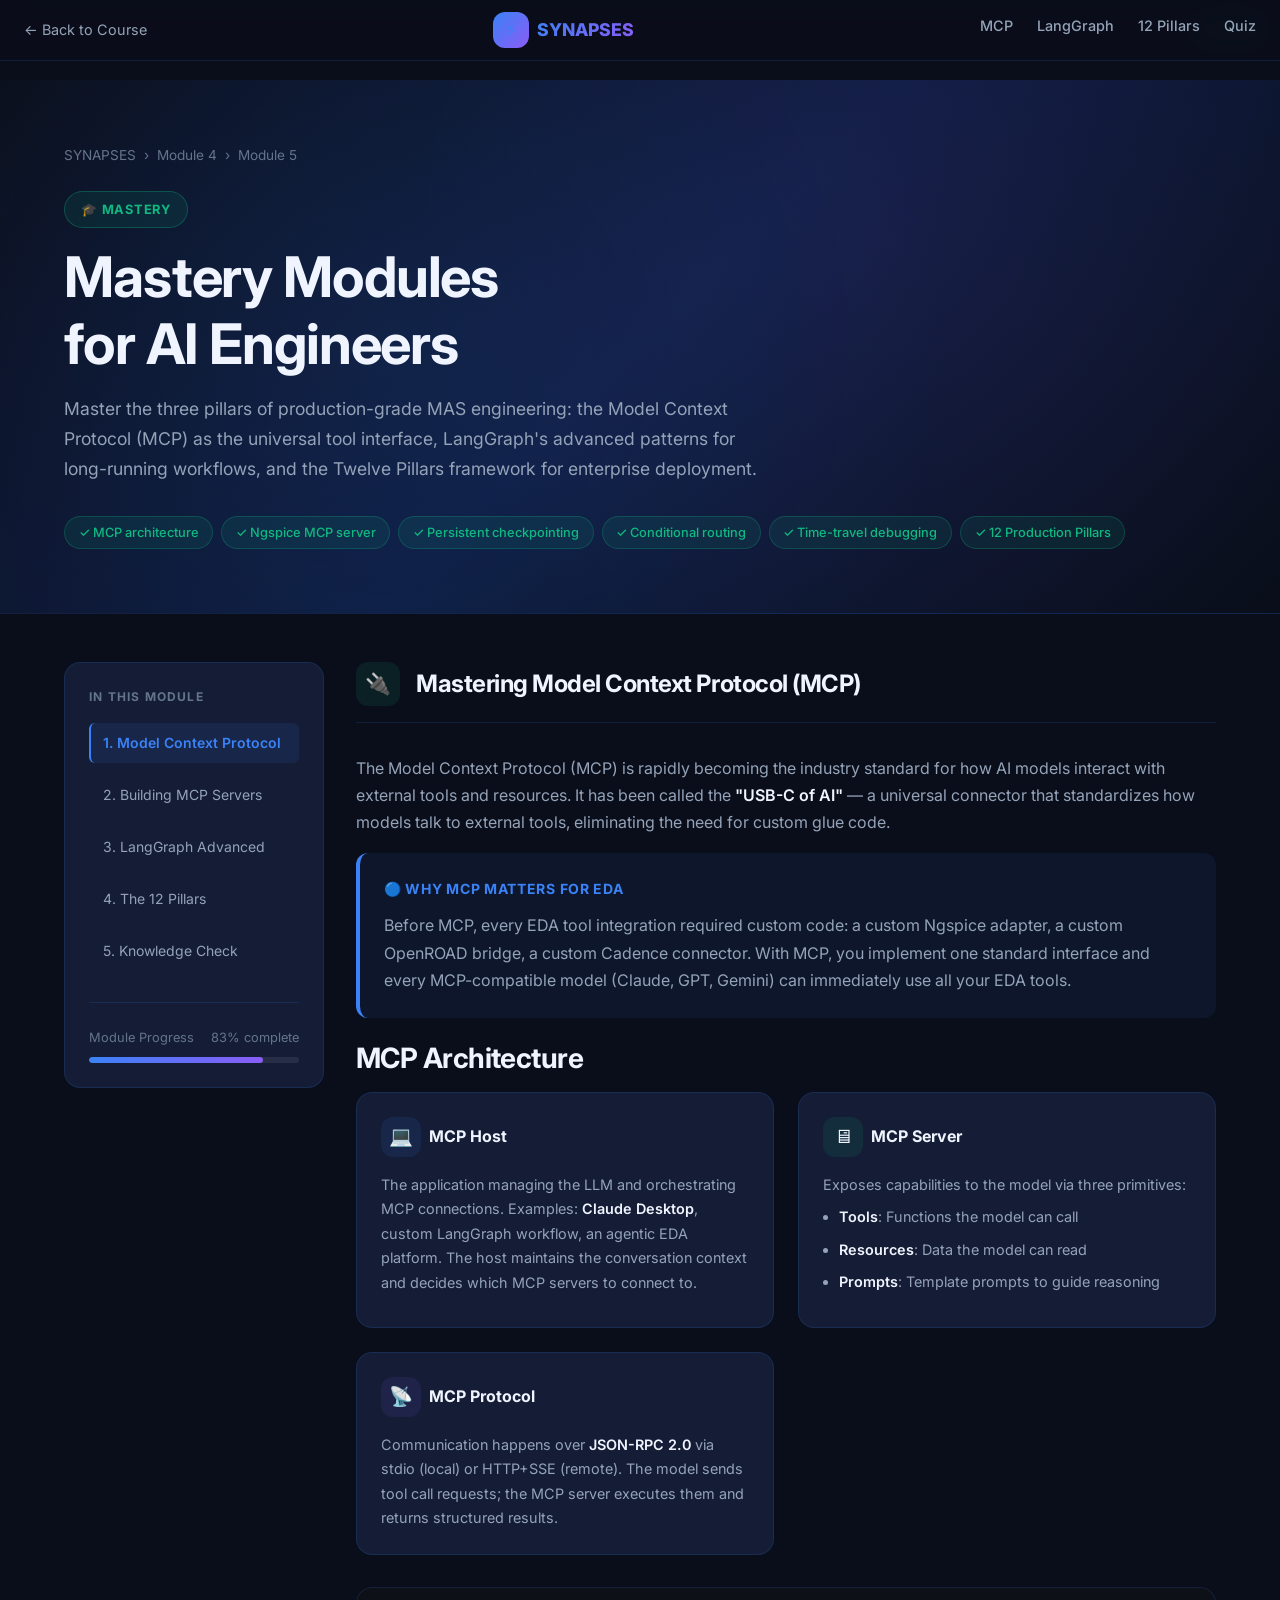
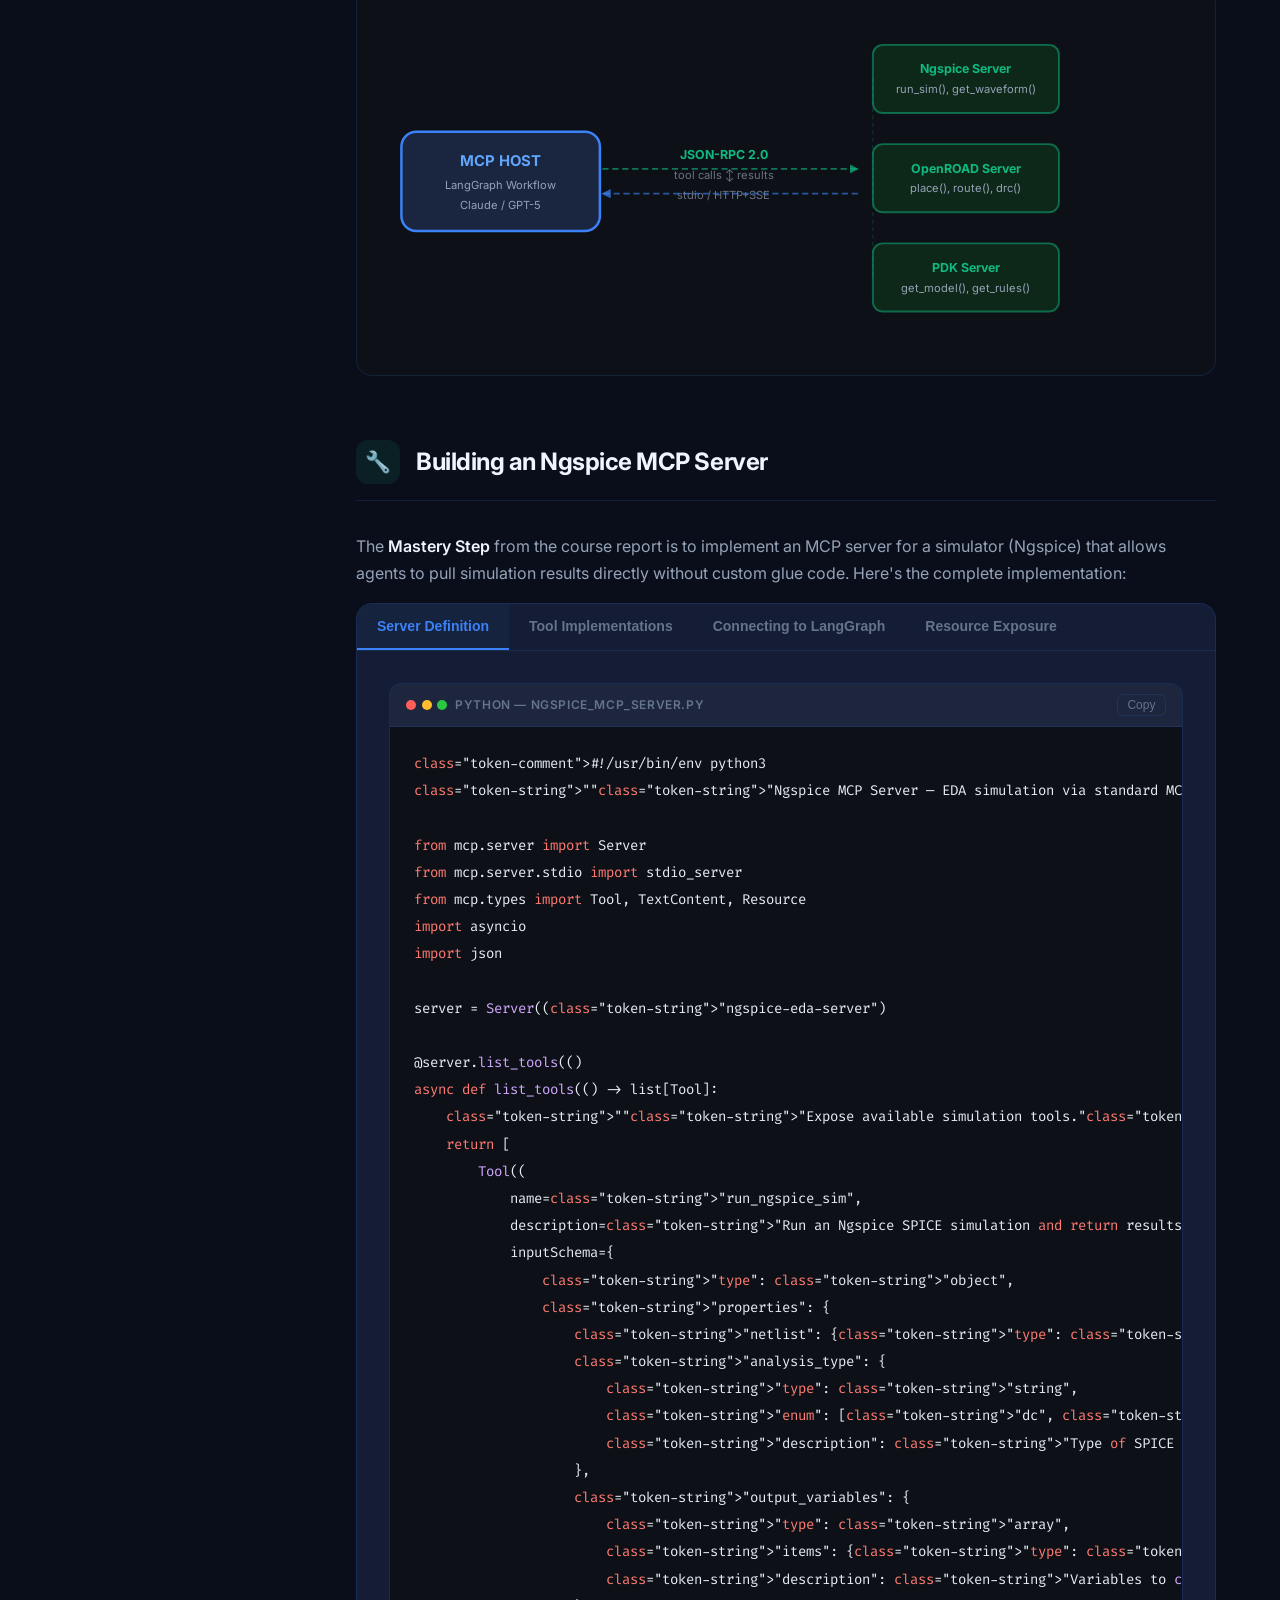
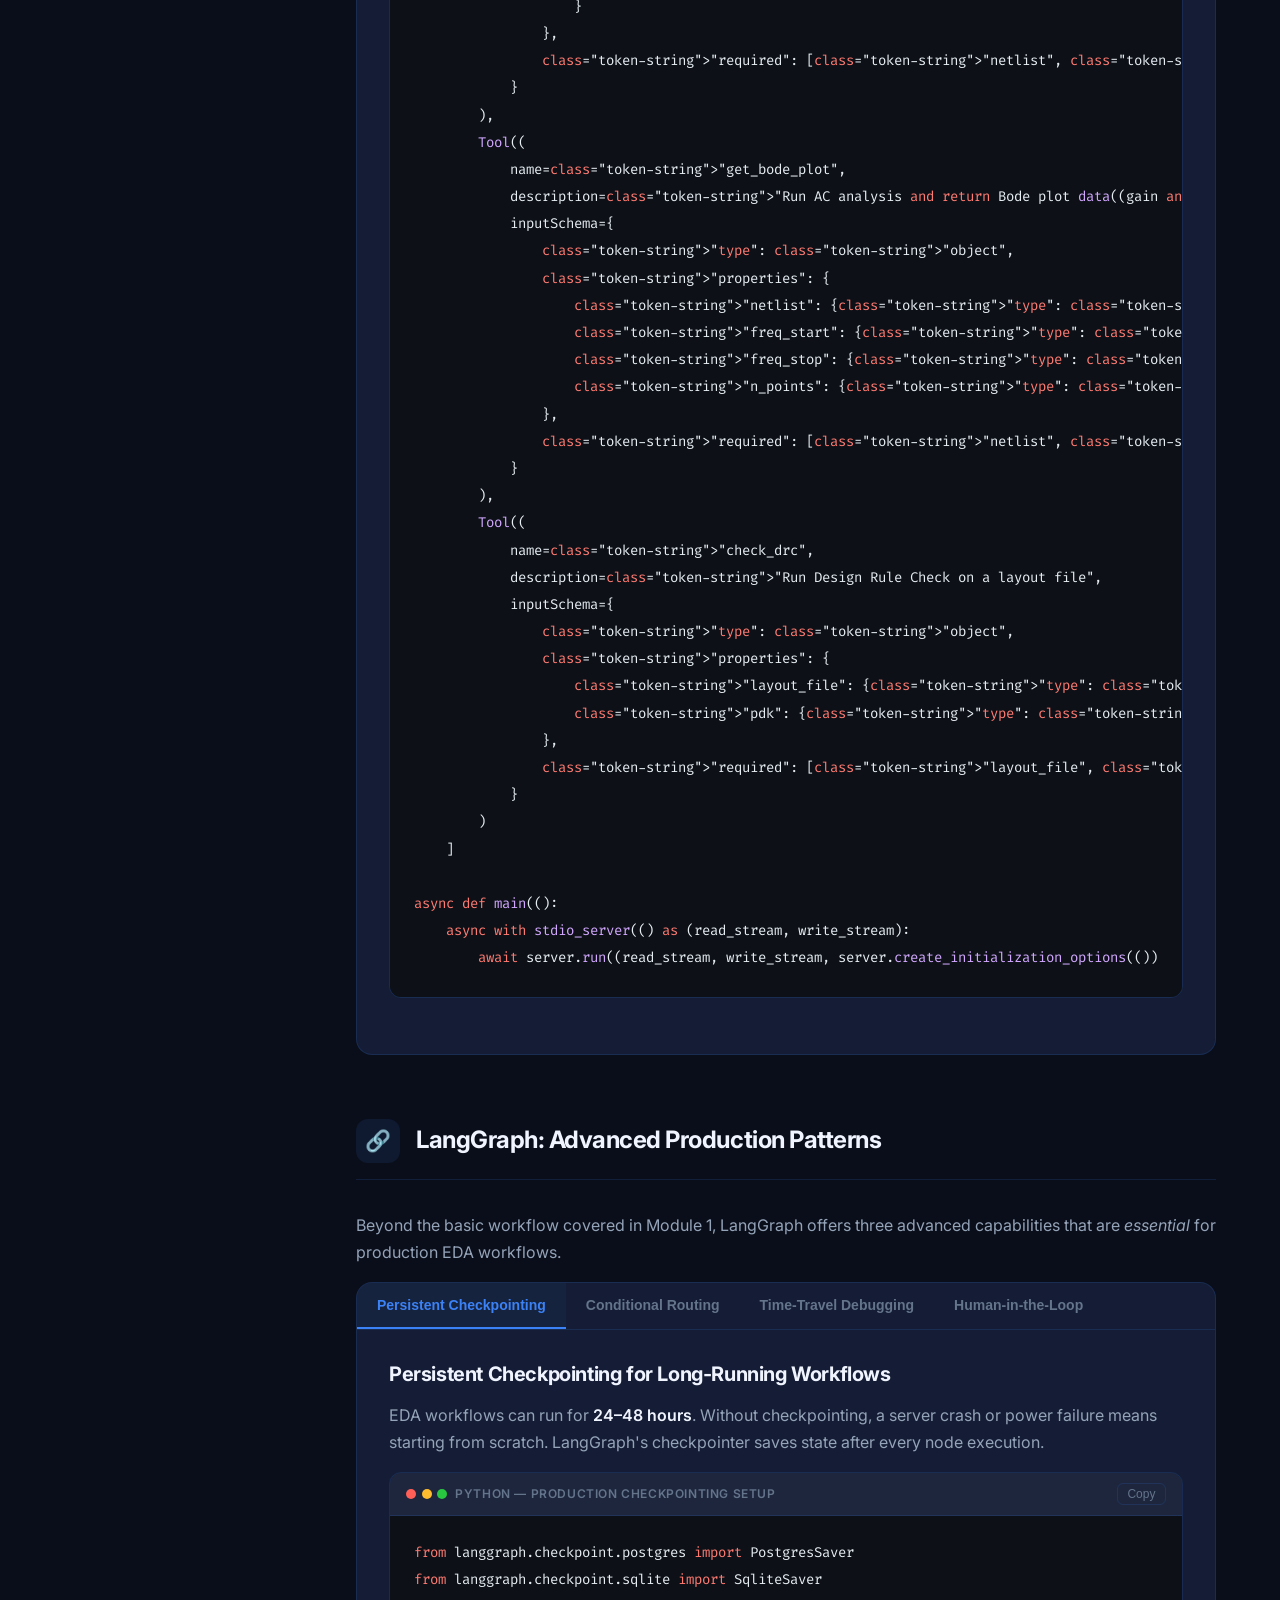
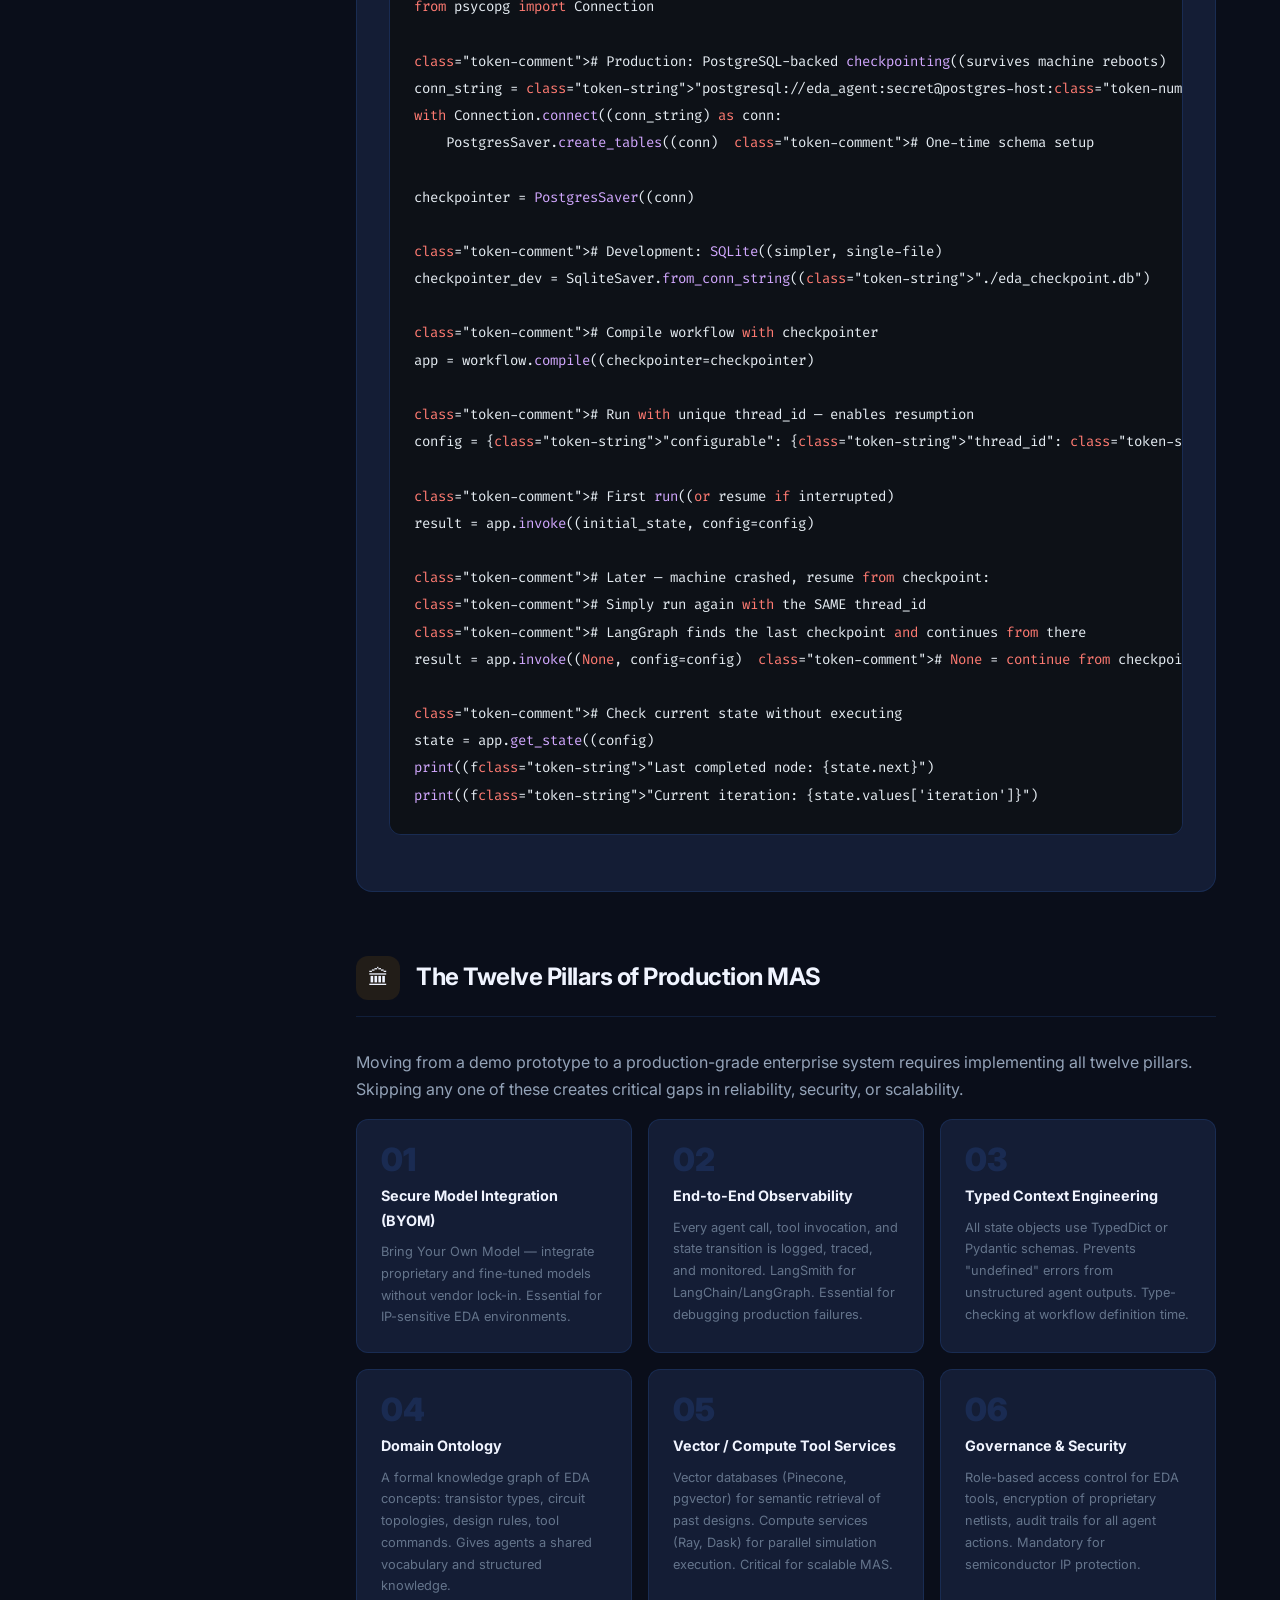
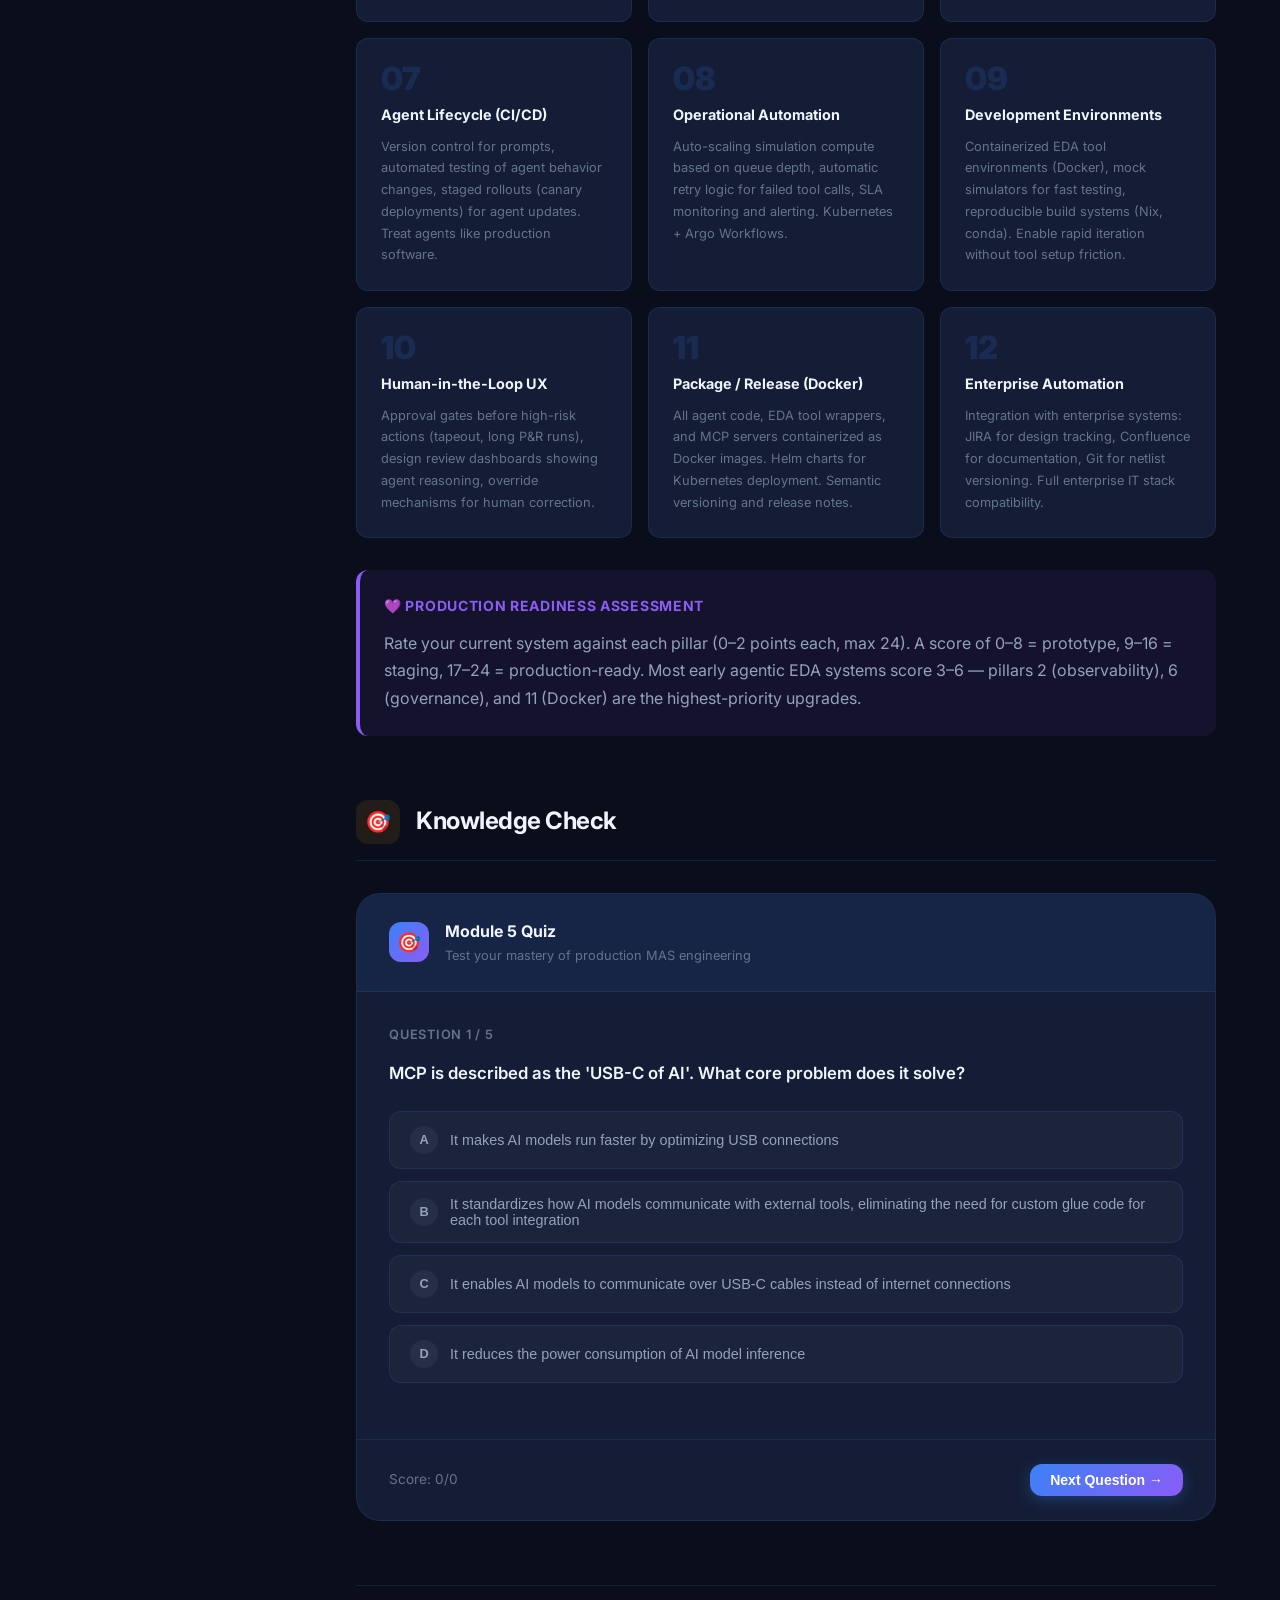
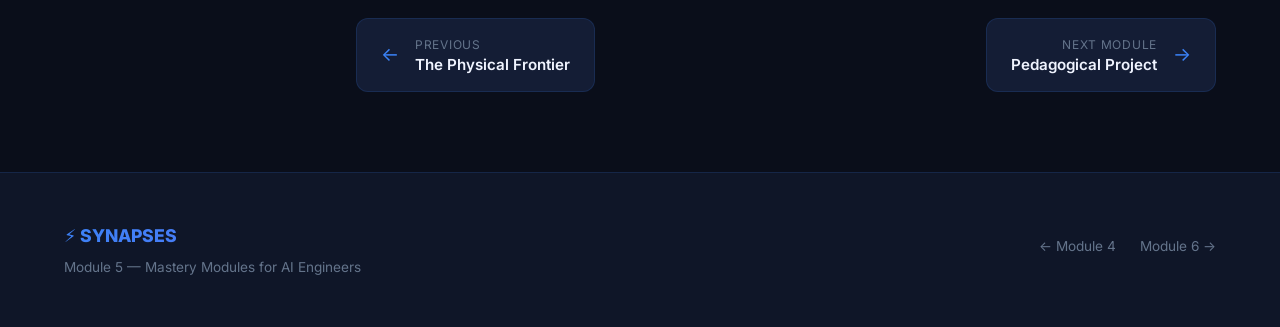
<file: module5.html>
<!DOCTYPE html>
<html lang="en">
<head>
  <meta charset="UTF-8" />
  <meta name="viewport" content="width=device-width, initial-scale=1.0" />
  <title>Module 5 — Mastery Modules for AI Engineers | SYNAPSES</title>
  <link rel="preconnect" href="https://fonts.googleapis.com" />
  <link rel="preconnect" href="https://fonts.gstatic.com" crossorigin />
  <link href="https://fonts.googleapis.com/css2?family=Inter:wght@400;500;600;700;800;900&family=Fira+Code:wght@400;500&display=swap" rel="stylesheet" />
  <link rel="stylesheet" href="css/style.css" />
</head>
<body data-module-id="module5">

<nav class="nav">
  <div class="nav-inner">
    <a href="index.html" class="nav-back">← Back to Course</a>
    <a href="index.html" class="nav-logo">
      <div class="nav-logo-icon">⚡</div>
      <span class="nav-logo-text">SYNAPSES</span>
    </a>
    <ul class="nav-links">
      <li><a href="#mcp">MCP</a></li>
      <li><a href="#langgraph">LangGraph</a></li>
      <li><a href="#pillars">12 Pillars</a></li>
      <li><a href="#quiz">Quiz</a></li>
    </ul>
  </div>
</nav>

<div class="module-page">
  <div class="module-hero">
    <div class="container module-hero-content">
      <div class="module-breadcrumb">
        <a href="index.html">SYNAPSES</a>
        <span class="module-breadcrumb-sep">›</span>
        <a href="module4.html">Module 4</a>
        <span class="module-breadcrumb-sep">›</span>
        <span>Module 5</span>
      </div>
      <div class="module-hero-badge" style="background:rgba(16,185,129,0.1);border:1px solid rgba(16,185,129,0.3);color:var(--accent-green)">
        🎓 Mastery
      </div>
      <h1 class="module-hero-title">Mastery Modules<br/>for AI Engineers</h1>
      <p class="module-hero-desc">
        Master the three pillars of production-grade MAS engineering: the Model Context
        Protocol (MCP) as the universal tool interface, LangGraph's advanced patterns for
        long-running workflows, and the Twelve Pillars framework for enterprise deployment.
      </p>
      <div class="module-objectives">
        <span class="objective-tag">✓ MCP architecture</span>
        <span class="objective-tag">✓ Ngspice MCP server</span>
        <span class="objective-tag">✓ Persistent checkpointing</span>
        <span class="objective-tag">✓ Conditional routing</span>
        <span class="objective-tag">✓ Time-travel debugging</span>
        <span class="objective-tag">✓ 12 Production Pillars</span>
      </div>
    </div>
  </div>

  <div class="content-body">
    <aside class="content-sidebar">
      <div class="sidebar-nav">
        <div class="sidebar-nav-title">In This Module</div>
        <ul class="sidebar-nav-list">
          <li><a href="#mcp">1. Model Context Protocol</a></li>
          <li><a href="#mcp-server">2. Building MCP Servers</a></li>
          <li><a href="#langgraph">3. LangGraph Advanced</a></li>
          <li><a href="#pillars">4. The 12 Pillars</a></li>
          <li><a href="#quiz">5. Knowledge Check</a></li>
        </ul>
        <div class="sidebar-progress">
          <div class="progress-label">
            <span>Module Progress</span>
            <span data-progress-label>0%</span>
          </div>
          <div class="progress-track">
            <div class="progress-fill" data-module-progress style="width:0%"></div>
          </div>
        </div>
      </div>
    </aside>

    <main class="content-main">

      <!-- Section 1: MCP -->
      <section class="content-section" id="mcp">
        <div class="content-section-title">
          <div class="content-section-icon" style="background:rgba(16,185,129,0.1)">🔌</div>
          <h2>Mastering Model Context Protocol (MCP)</h2>
        </div>

        <p>
          The Model Context Protocol (MCP) is rapidly becoming the industry standard
          for how AI models interact with external tools and resources. It has been called
          the <strong>"USB-C of AI"</strong> — a universal connector that standardizes
          how models talk to external tools, eliminating the need for custom glue code.
        </p>

        <div class="info-box note scroll-reveal">
          <div class="info-box-header">🔵 Why MCP Matters for EDA</div>
          <p>
            Before MCP, every EDA tool integration required custom code: a custom
            Ngspice adapter, a custom OpenROAD bridge, a custom Cadence connector.
            With MCP, you implement one standard interface and every MCP-compatible
            model (Claude, GPT, Gemini) can immediately use all your EDA tools.
          </p>
        </div>

        <h3 style="color:var(--text-primary);margin:1.5rem 0 1rem">MCP Architecture</h3>

        <div class="concept-grid scroll-reveal">
          <div class="concept-card">
            <div class="concept-card-header">
              <div class="concept-card-icon" style="background:rgba(59,130,246,0.1)">💻</div>
              <div class="concept-card-title">MCP Host</div>
            </div>
            <div class="concept-card-body">
              The application managing the LLM and orchestrating MCP connections.
              Examples: <strong>Claude Desktop</strong>, custom LangGraph workflow,
              an agentic EDA platform. The host maintains the conversation context
              and decides which MCP servers to connect to.
            </div>
          </div>
          <div class="concept-card">
            <div class="concept-card-header">
              <div class="concept-card-icon" style="background:rgba(16,185,129,0.1)">🖥</div>
              <div class="concept-card-title">MCP Server</div>
            </div>
            <div class="concept-card-body">
              Exposes capabilities to the model via three primitives:
              <ul style="margin-top:0.5rem;padding-left:1rem">
                <li><strong>Tools</strong>: Functions the model can call</li>
                <li><strong>Resources</strong>: Data the model can read</li>
                <li><strong>Prompts</strong>: Template prompts to guide reasoning</li>
              </ul>
            </div>
          </div>
          <div class="concept-card">
            <div class="concept-card-header">
              <div class="concept-card-icon" style="background:rgba(139,92,246,0.1)">📡</div>
              <div class="concept-card-title">MCP Protocol</div>
            </div>
            <div class="concept-card-body">
              Communication happens over <strong>JSON-RPC 2.0</strong> via stdio
              (local) or HTTP+SSE (remote). The model sends tool call requests;
              the MCP server executes them and returns structured results.
            </div>
          </div>
        </div>

        <div class="diagram-container scroll-reveal">
          <svg viewBox="0 0 640 260" xmlns="http://www.w3.org/2000/svg">
            <defs>
              <marker id="mcp-arrow" viewBox="0 0 10 10" refX="9" refY="5"
                markerWidth="5" markerHeight="5" orient="auto">
                <path d="M0 0L10 5L0 10z" fill="rgba(16,185,129,0.7)"/>
              </marker>
              <marker id="mcp-arrow-r" viewBox="0 0 10 10" refX="9" refY="5"
                markerWidth="5" markerHeight="5" orient="auto">
                <path d="M0 0L10 5L0 10z" fill="rgba(59,130,246,0.7)"/>
              </marker>
            </defs>

            <!-- LLM / Host -->
            <rect x="10" y="90" width="160" height="80" rx="12" fill="#1a2540" stroke="#3b82f6" stroke-width="2"/>
            <text x="90" y="118" text-anchor="middle" fill="#60a5fa" font-family="Inter" font-size="12" font-weight="700">MCP HOST</text>
            <text x="90" y="136" text-anchor="middle" fill="#94a3b8" font-family="Inter" font-size="9">LangGraph Workflow</text>
            <text x="90" y="152" text-anchor="middle" fill="#94a3b8" font-family="Inter" font-size="9">Claude / GPT-5</text>

            <!-- MCP Protocol -->
            <text x="270" y="112" text-anchor="middle" fill="#10b981" font-family="Inter" font-size="10" font-weight="700">JSON-RPC 2.0</text>
            <text x="270" y="128" text-anchor="middle" fill="#6b7280" font-family="Inter" font-size="9">tool calls ↕ results</text>
            <text x="270" y="144" text-anchor="middle" fill="#6b7280" font-family="Inter" font-size="9">stdio / HTTP+SSE</text>

            <!-- Arrow Host → Server -->
            <line x1="172" y1="120" x2="378" y2="120" stroke="rgba(16,185,129,0.6)" stroke-width="1.5" stroke-dasharray="5,3" marker-end="url(#mcp-arrow)"/>
            <!-- Arrow Server → Host -->
            <line x1="378" y1="140" x2="172" y2="140" stroke="rgba(59,130,246,0.6)" stroke-width="1.5" stroke-dasharray="5,3" marker-end="url(#mcp-arrow-r)"/>

            <!-- MCP Servers -->
            <rect x="390" y="20" width="150" height="55" rx="8" fill="#0d2818" stroke="rgba(16,185,129,0.5)" stroke-width="1.5"/>
            <text x="465" y="43" text-anchor="middle" fill="#10b981" font-family="Inter" font-size="10" font-weight="700">Ngspice Server</text>
            <text x="465" y="59" text-anchor="middle" fill="#94a3b8" font-family="Inter" font-size="9">run_sim(), get_waveform()</text>

            <rect x="390" y="100" width="150" height="55" rx="8" fill="#0d2818" stroke="rgba(16,185,129,0.5)" stroke-width="1.5"/>
            <text x="465" y="123" text-anchor="middle" fill="#10b981" font-family="Inter" font-size="10" font-weight="700">OpenROAD Server</text>
            <text x="465" y="139" text-anchor="middle" fill="#94a3b8" font-family="Inter" font-size="9">place(), route(), drc()</text>

            <rect x="390" y="180" width="150" height="55" rx="8" fill="#0d2818" stroke="rgba(16,185,129,0.5)" stroke-width="1.5"/>
            <text x="465" y="203" text-anchor="middle" fill="#10b981" font-family="Inter" font-size="10" font-weight="700">PDK Server</text>
            <text x="465" y="219" text-anchor="middle" fill="#94a3b8" font-family="Inter" font-size="9">get_model(), get_rules()</text>

            <!-- Vertical connector for servers -->
            <line x1="390" y1="47" x2="390" y2="207" stroke="rgba(16,185,129,0.2)" stroke-width="1" stroke-dasharray="3,3"/>
          </svg>
        </div>
      </section>

      <!-- Section 2: Building MCP Server -->
      <section class="content-section" id="mcp-server">
        <div class="content-section-title">
          <div class="content-section-icon" style="background:rgba(16,185,129,0.1)">🔧</div>
          <h2>Building an Ngspice MCP Server</h2>
        </div>

        <p>
          The <strong>Mastery Step</strong> from the course report is to implement an
          MCP server for a simulator (Ngspice) that allows agents to pull simulation
          results directly without custom glue code. Here's the complete implementation:
        </p>

        <div class="tab-system scroll-reveal">
          <div class="tab-list">
            <button class="tab-btn active">Server Definition</button>
            <button class="tab-btn">Tool Implementations</button>
            <button class="tab-btn">Connecting to LangGraph</button>
            <button class="tab-btn">Resource Exposure</button>
          </div>

          <div class="tab-panel active">
            <div class="code-block">
              <div class="code-block-header">
                <div class="code-block-lang">
                  <div class="code-block-dots">
                    <div class="code-block-dot" style="background:#ff5f57"></div>
                    <div class="code-block-dot" style="background:#febc2e"></div>
                    <div class="code-block-dot" style="background:#28c840"></div>
                  </div>
                  Python — ngspice_mcp_server.py
                </div>
                <button class="code-copy-btn">Copy</button>
              </div>
              <pre><code data-lang="python">#!/usr/bin/env python3
"""Ngspice MCP Server — EDA simulation via standard MCP interface."""

from mcp.server import Server
from mcp.server.stdio import stdio_server
from mcp.types import Tool, TextContent, Resource
import asyncio
import json

server = Server("ngspice-eda-server")

@server.list_tools()
async def list_tools() -> list[Tool]:
    """Expose available simulation tools."""
    return [
        Tool(
            name="run_ngspice_sim",
            description="Run an Ngspice SPICE simulation and return results",
            inputSchema={
                "type": "object",
                "properties": {
                    "netlist": {"type": "string", "description": "SPICE netlist content"},
                    "analysis_type": {
                        "type": "string",
                        "enum": ["dc", "ac", "transient", "noise"],
                        "description": "Type of SPICE analysis"
                    },
                    "output_variables": {
                        "type": "array",
                        "items": {"type": "string"},
                        "description": "Variables to capture (e.g., ['V(out)', 'I(R1)'])"
                    }
                },
                "required": ["netlist", "analysis_type"]
            }
        ),
        Tool(
            name="get_bode_plot",
            description="Run AC analysis and return Bode plot data (gain and phase vs frequency)",
            inputSchema={
                "type": "object",
                "properties": {
                    "netlist": {"type": "string"},
                    "freq_start": {"type": "number", "description": "Start frequency in Hz"},
                    "freq_stop": {"type": "number", "description": "Stop frequency in Hz"},
                    "n_points": {"type": "integer", "default": 100}
                },
                "required": ["netlist", "freq_start", "freq_stop"]
            }
        ),
        Tool(
            name="check_drc",
            description="Run Design Rule Check on a layout file",
            inputSchema={
                "type": "object",
                "properties": {
                    "layout_file": {"type": "string", "description": "Path to GDS/OASIS layout"},
                    "pdk": {"type": "string", "enum": ["sky130", "gf180", "tsmc28"]}
                },
                "required": ["layout_file", "pdk"]
            }
        )
    ]

async def main():
    async with stdio_server() as (read_stream, write_stream):
        await server.run(read_stream, write_stream, server.create_initialization_options())</code></pre>
            </div>
          </div>

          <div class="tab-panel">
            <div class="code-block">
              <div class="code-block-header">
                <div class="code-block-lang">
                  <div class="code-block-dots">
                    <div class="code-block-dot" style="background:#ff5f57"></div>
                    <div class="code-block-dot" style="background:#febc2e"></div>
                    <div class="code-block-dot" style="background:#28c840"></div>
                  </div>
                  Python — Tool Implementations
                </div>
                <button class="code-copy-btn">Copy</button>
              </div>
              <pre><code data-lang="python">@server.call_tool()
async def call_tool(name: str, arguments: dict):
    """Execute tool calls from the LLM."""
    
    if name == "run_ngspice_sim":
        netlist = arguments["netlist"]
        analysis = arguments["analysis_type"]
        outputs = arguments.get("output_variables", [])
        
        # Write netlist to temp file
        import tempfile, subprocess
        with tempfile.NamedTemporaryFile(suffix=".sp", mode="w", delete=False) as f:
            f.write(netlist)
            netlist_path = f.name
        
        # Run Ngspice in batch mode
        result = subprocess.run(
            ["ngspice", "-b", "-o", "/tmp/sim_output.txt", netlist_path],
            capture_output=True, text=True, timeout=300
        )
        
        if result.returncode != 0:
            return [TextContent(type="text", text=f"SIMULATION ERROR:\n{result.stderr}")]
        
        # Parse output
        sim_data = parse_ngspice_output("/tmp/sim_output.txt", outputs)
        
        return [TextContent(
            type="text",
            text=json.dumps({
                "status": "success",
                "analysis_type": analysis,
                "results": sim_data,
                "convergence": True
            }, indent=2)
        )]
    
    elif name == "get_bode_plot":
        # Generate Bode plot data
        netlist = arguments["netlist"]
        freq_start = arguments["freq_start"]
        freq_stop = arguments["freq_stop"]
        
        # Add AC analysis to netlist
        ac_netlist = netlist + f"""
.ac dec 20 {freq_start} {freq_stop}
.print ac V(out)
.end
"""
        bode_data = run_ac_analysis(ac_netlist)
        metrics = extract_bode_metrics(bode_data)
        
        return [TextContent(
            type="text",
            text=json.dumps({
                "gain_dB": bode_data["gain"],
                "phase_deg": bode_data["phase"],
                "frequencies": bode_data["freq"],
                "metrics": metrics
            }, indent=2)
        )]</code></pre>
            </div>
          </div>

          <div class="tab-panel">
            <div class="code-block">
              <div class="code-block-header">
                <div class="code-block-lang">
                  <div class="code-block-dots">
                    <div class="code-block-dot" style="background:#ff5f57"></div>
                    <div class="code-block-dot" style="background:#febc2e"></div>
                    <div class="code-block-dot" style="background:#28c840"></div>
                  </div>
                  Python — Connecting MCP to LangGraph Agent
                </div>
                <button class="code-copy-btn">Copy</button>
              </div>
              <pre><code data-lang="python">from langchain_mcp_adapters.client import MultiServerMCPClient
from langgraph.prebuilt import create_react_agent
from langchain_anthropic import ChatAnthropic

async def create_eda_agent():
    """Create a LangGraph agent with MCP tool access."""
    
    # Connect to all MCP servers
    async with MultiServerMCPClient({
        "ngspice": {
            "command": "python",
            "args": ["ngspice_mcp_server.py"],
            "transport": "stdio"
        },
        "openroad": {
            "command": "python",
            "args": ["openroad_mcp_server.py"],
            "transport": "stdio"
        },
        "pdk": {
            "url": "http://localhost:8001/mcp",
            "transport": "sse"
        }
    }) as mcp_client:
        
        # Get all available tools from all servers
        tools = await mcp_client.get_tools()
        
        # Create a ReAct agent with these tools
        llm = ChatAnthropic(model="claude-opus-4-5")
        agent = create_react_agent(llm, tools)
        
        # Run the agent
        result = await agent.ainvoke({
            "messages": [{
                "role": "user",
                "content": """Design a 2-stage OTA with 60dB gain and GBW > 10MHz.
                Use the ngspice tools to simulate and verify your design.
                Start with an analytical initial sizing, then iterate using simulation feedback."""
            }]
        })
        
        return result</code></pre>
            </div>
          </div>

          <div class="tab-panel">
            <div class="code-block">
              <div class="code-block-header">
                <div class="code-block-lang">
                  <div class="code-block-dots">
                    <div class="code-block-dot" style="background:#ff5f57"></div>
                    <div class="code-block-dot" style="background:#febc2e"></div>
                    <div class="code-block-dot" style="background:#28c840"></div>
                  </div>
                  Python — MCP Resource Exposure (PDK Data)
                </div>
                <button class="code-copy-btn">Copy</button>
              </div>
              <pre><code data-lang="python">@server.list_resources()
async def list_resources() -> list[Resource]:
    """Expose PDK and design library data as MCP Resources."""
    return [
        Resource(
            uri="pdk://sky130/transistor-models",
            name="SKY130 Transistor Models",
            description="SPICE model parameters for all SKY130 transistors",
            mimeType="application/json"
        ),
        Resource(
            uri="pdk://sky130/design-rules",
            name="SKY130 Design Rules",
            description="DRC rules and minimum spacing requirements",
            mimeType="application/json"
        ),
        Resource(
            uri="library://analog/circuit-templates",
            name="Analog Circuit Templates",
            description="Parameterized templates: current mirrors, diff pairs, cascode",
            mimeType="application/json"
        )
    ]

@server.read_resource()
async def read_resource(uri: str) -> str:
    """Return resource content when requested by model."""
    if uri == "pdk://sky130/transistor-models":
        with open("/pdk/sky130/models/sky130.lib") as f:
            return f.read()
    elif uri == "library://analog/circuit-templates":
        return json.dumps(load_circuit_templates())
    return ""</code></pre>
            </div>
          </div>
        </div>
      </section>

      <!-- Section 3: LangGraph Advanced -->
      <section class="content-section" id="langgraph">
        <div class="content-section-title">
          <div class="content-section-icon" style="background:rgba(59,130,246,0.1)">🔗</div>
          <h2>LangGraph: Advanced Production Patterns</h2>
        </div>

        <p>
          Beyond the basic workflow covered in Module 1, LangGraph offers three
          advanced capabilities that are <em>essential</em> for production EDA workflows.
        </p>

        <div class="tab-system scroll-reveal">
          <div class="tab-list">
            <button class="tab-btn active">Persistent Checkpointing</button>
            <button class="tab-btn">Conditional Routing</button>
            <button class="tab-btn">Time-Travel Debugging</button>
            <button class="tab-btn">Human-in-the-Loop</button>
          </div>

          <div class="tab-panel active">
            <h4 style="color:var(--text-primary);margin-bottom:1rem">Persistent Checkpointing for Long-Running Workflows</h4>
            <p>
              EDA workflows can run for <strong>24–48 hours</strong>. Without checkpointing,
              a server crash or power failure means starting from scratch. LangGraph's
              checkpointer saves state after every node execution.
            </p>
            <div class="code-block">
              <div class="code-block-header">
                <div class="code-block-lang">
                  <div class="code-block-dots">
                    <div class="code-block-dot" style="background:#ff5f57"></div>
                    <div class="code-block-dot" style="background:#febc2e"></div>
                    <div class="code-block-dot" style="background:#28c840"></div>
                  </div>
                  Python — Production Checkpointing Setup
                </div>
                <button class="code-copy-btn">Copy</button>
              </div>
              <pre><code data-lang="python">from langgraph.checkpoint.postgres import PostgresSaver
from langgraph.checkpoint.sqlite import SqliteSaver
from psycopg import Connection

# Production: PostgreSQL-backed checkpointing (survives machine reboots)
conn_string = "postgresql://eda_agent:secret@postgres-host:5432/eda_workflows"
with Connection.connect(conn_string) as conn:
    PostgresSaver.create_tables(conn)  # One-time schema setup

checkpointer = PostgresSaver(conn)

# Development: SQLite (simpler, single-file)
checkpointer_dev = SqliteSaver.from_conn_string("./eda_checkpoint.db")

# Compile workflow with checkpointer
app = workflow.compile(checkpointer=checkpointer)

# Run with unique thread_id — enables resumption
config = {"configurable": {"thread_id": "pr-risc-v-001-20260320"}}

# First run (or resume if interrupted)
result = app.invoke(initial_state, config=config)

# Later — machine crashed, resume from checkpoint:
# Simply run again with the SAME thread_id
# LangGraph finds the last checkpoint and continues from there
result = app.invoke(None, config=config)  # None = continue from checkpoint

# Check current state without executing
state = app.get_state(config)
print(f"Last completed node: {state.next}")
print(f"Current iteration: {state.values['iteration']}")</code></pre>
            </div>
          </div>

          <div class="tab-panel">
            <h4 style="color:var(--text-primary);margin-bottom:1rem">Conditional Routing Based on PPA Results</h4>
            <p>
              Conditional routing is how the agent decides whether to proceed to layout
              or loop back for re-sizing based on simulation results.
            </p>
            <div class="code-block">
              <div class="code-block-header">
                <div class="code-block-lang">
                  <div class="code-block-dots">
                    <div class="code-block-dot" style="background:#ff5f57"></div>
                    <div class="code-block-dot" style="background:#febc2e"></div>
                    <div class="code-block-dot" style="background:#28c840"></div>
                  </div>
                  Python — Conditional PPA Routing
                </div>
                <button class="code-copy-btn">Copy</button>
              </div>
              <pre><code data-lang="python">from langgraph.graph import END

def ppa_routing_logic(state: EDADesignState) -> str:
    """
    Decide the next action based on PPA results.
    Returns the name of the next node or END.
    """
    achieved = state.get("ppa_achieved", {})
    targets = state["ppa_targets"]
    iteration = state["iteration"]
    max_iter = state["max_iterations"]
    
    # Check if all PPA targets are met
    all_targets_met = all(
        achieved.get(metric, 0) >= target
        for metric, target in targets.items()
    )
    
    if all_targets_met:
        print(f"✓ All PPA targets met at iteration {iteration}")
        return "layout"  # Proceed to physical layout
    
    if iteration >= max_iter:
        print(f"✗ Max iterations ({max_iter}) reached without convergence")
        return END  # Give up
    
    # Determine which constraint is most violated
    violations = {
        k: targets[k] - achieved.get(k, 0) 
        for k in targets if achieved.get(k, 0) < targets[k]
    }
    most_violated = max(violations, key=violations.get)
    
    # Route to appropriate specialist
    if most_violated == "gain_dB":
        return "topology_selection"  # Need different topology
    elif most_violated in ["GBW_MHz", "phase_margin_deg"]:
        return "sizing"  # Just re-size
    else:
        return "sizing"  # Default: try re-sizing

# Add conditional edges
workflow.add_conditional_edges(
    "critic",
    ppa_routing_logic,
    {
        "layout": "layout",
        "sizing": "sizing",
        "topology_selection": "topology_selection",
        END: END
    }
)</code></pre>
            </div>
          </div>

          <div class="tab-panel">
            <h4 style="color:var(--text-primary);margin-bottom:1rem">Time-Travel Debugging</h4>
            <p>
              Time-travel debugging is one of LangGraph's most powerful features:
              inspect any historical state and understand exactly why the agent
              made each decision.
            </p>
            <div class="code-block">
              <div class="code-block-header">
                <div class="code-block-lang">
                  <div class="code-block-dots">
                    <div class="code-block-dot" style="background:#ff5f57"></div>
                    <div class="code-block-dot" style="background:#febc2e"></div>
                    <div class="code-block-dot" style="background:#28c840"></div>
                  </div>
                  Python — Time-Travel Debugging &amp; State Forking
                </div>
                <button class="code-copy-btn">Copy</button>
              </div>
              <pre><code data-lang="python"># ── Inspecting Historical States ──────────────────────────────

history = list(app.get_state_history(config))
print(f"Total workflow steps recorded: {len(history)}")

# Pretty-print the workflow trace
for i, snapshot in enumerate(reversed(history)):
    print(f"\n[Step {i+1}] Node: {snapshot.next}")
    print(f"  Iteration: {snapshot.values.get('iteration', 0)}")
    print(f"  PPA achieved: {snapshot.values.get('ppa_achieved', {})}")
    print(f"  Errors: {snapshot.values.get('errors', [])}")

# ── Understanding a Specific Failure ──────────────────────────

# Find the step where gain degraded
gain_failure_step = None
for snapshot in history:
    ppa = snapshot.values.get("ppa_achieved", {})
    if ppa.get("gain_dB", 0) < 50:  # Gain dropped below 50dB
        gain_failure_step = snapshot
        break

if gain_failure_step:
    print(f"\nGain failure occurred at node: {gain_failure_step.next}")
    print(f"Netlist at failure: {gain_failure_step.values['netlist']}")
    print(f"Topology at failure: {gain_failure_step.values['topology']}")

# ── Forking from a Past State (Alternative Approach) ──────────

# Go back to before the problematic topology was selected
good_state = history[-8]  # 8 steps back

# Modify the state to try a different topology
app.update_state(
    good_state.config,
    {
        "topology": "folded_cascode",  # Try a different topology
        "errors": [],                   # Clear accumulated errors
        "iteration": good_state.values["iteration"]  # Preserve iteration count
    },
    as_node="topology_selection"  # Tag as if topology_selection ran
)

# Resume from this forked point
new_result = app.invoke(None, good_state.config)</code></pre>
            </div>
          </div>

          <div class="tab-panel">
            <h4 style="color:var(--text-primary);margin-bottom:1rem">Human-in-the-Loop with Interrupt</h4>
            <p>
              Production EDA agents should pause at key decision points for human
              approval — especially before committing expensive operations (tapeout,
              48-hour P&R run).
            </p>
            <div class="code-block">
              <div class="code-block-header">
                <div class="code-block-lang">
                  <div class="code-block-dots">
                    <div class="code-block-dot" style="background:#ff5f57"></div>
                    <div class="code-block-dot" style="background:#febc2e"></div>
                    <div class="code-block-dot" style="background:#28c840"></div>
                  </div>
                  Python — Human Approval Gate
                </div>
                <button class="code-copy-btn">Copy</button>
              </div>
              <pre><code data-lang="python"># Compile with interrupt_before for human approval gates
app = workflow.compile(
    checkpointer=checkpointer,
    interrupt_before=["layout"]  # Pause before expensive layout step
)

# Run until the interrupt
result = app.invoke(initial_state, config=config)
# → Stops before "layout", saves state

# Human reviews the schematic-level results
current_state = app.get_state(config)
ppa = current_state.values["ppa_achieved"]
netlist = current_state.values["netlist"]

print("Design ready for layout:")
print(f"  Gain: {ppa['gain_dB']:.1f} dB (target: 60 dB)")
print(f"  GBW: {ppa['GBW_MHz']:.1f} MHz (target: 10 MHz)")
print(f"  Phase Margin: {ppa['phase_margin_deg']:.1f}° (target: 60°)")

# Human decision
human_approval = input("Approve for layout? (y/n): ")

if human_approval.lower() == 'y':
    # Continue the workflow
    final_result = app.invoke(None, config=config)
else:
    # Override and adjust
    app.update_state(config, {"topology": "alternative_topology"})
    final_result = app.invoke(None, config=config)</code></pre>
            </div>
          </div>
        </div>
      </section>

      <!-- Section 4: 12 Pillars -->
      <section class="content-section" id="pillars">
        <div class="content-section-title">
          <div class="content-section-icon" style="background:rgba(245,158,11,0.1)">🏛</div>
          <h2>The Twelve Pillars of Production MAS</h2>
        </div>

        <p>
          Moving from a demo prototype to a production-grade enterprise system requires
          implementing all twelve pillars. Skipping any one of these creates critical
          gaps in reliability, security, or scalability.
        </p>

        <div class="pillars-grid scroll-reveal">
          <div class="pillar-card" data-tooltip="Use your own fine-tuned or proprietary models alongside commercial APIs">
            <div class="pillar-number">01</div>
            <div class="pillar-title">Secure Model Integration (BYOM)</div>
            <div class="pillar-desc">Bring Your Own Model — integrate proprietary and fine-tuned models without vendor lock-in. Essential for IP-sensitive EDA environments.</div>
          </div>

          <div class="pillar-card" data-tooltip="Full observability into agent decisions and tool calls">
            <div class="pillar-number">02</div>
            <div class="pillar-title">End-to-End Observability</div>
            <div class="pillar-desc">Every agent call, tool invocation, and state transition is logged, traced, and monitored. LangSmith for LangChain/LangGraph. Essential for debugging production failures.</div>
          </div>

          <div class="pillar-card" data-tooltip="Typed schemas for all agent inputs and outputs">
            <div class="pillar-number">03</div>
            <div class="pillar-title">Typed Context Engineering</div>
            <div class="pillar-desc">All state objects use TypedDict or Pydantic schemas. Prevents "undefined" errors from unstructured agent outputs. Type-checking at workflow definition time.</div>
          </div>

          <div class="pillar-card" data-tooltip="Formal representation of EDA concepts and relationships">
            <div class="pillar-number">04</div>
            <div class="pillar-title">Domain Ontology</div>
            <div class="pillar-desc">A formal knowledge graph of EDA concepts: transistor types, circuit topologies, design rules, tool commands. Gives agents a shared vocabulary and structured knowledge.</div>
          </div>

          <div class="pillar-card" data-tooltip="Vector databases for design memory retrieval">
            <div class="pillar-number">05</div>
            <div class="pillar-title">Vector / Compute Tool Services</div>
            <div class="pillar-desc">Vector databases (Pinecone, pgvector) for semantic retrieval of past designs. Compute services (Ray, Dask) for parallel simulation execution. Critical for scalable MAS.</div>
          </div>

          <div class="pillar-card" data-tooltip="Security, access control, and audit trails">
            <div class="pillar-number">06</div>
            <div class="pillar-title">Governance &amp; Security</div>
            <div class="pillar-desc">Role-based access control for EDA tools, encryption of proprietary netlists, audit trails for all agent actions. Mandatory for semiconductor IP protection.</div>
          </div>

          <div class="pillar-card" data-tooltip="CI/CD pipelines for agent code and prompt updates">
            <div class="pillar-number">07</div>
            <div class="pillar-title">Agent Lifecycle (CI/CD)</div>
            <div class="pillar-desc">Version control for prompts, automated testing of agent behavior changes, staged rollouts (canary deployments) for agent updates. Treat agents like production software.</div>
          </div>

          <div class="pillar-card" data-tooltip="Auto-scaling and resource management">
            <div class="pillar-number">08</div>
            <div class="pillar-title">Operational Automation</div>
            <div class="pillar-desc">Auto-scaling simulation compute based on queue depth, automatic retry logic for failed tool calls, SLA monitoring and alerting. Kubernetes + Argo Workflows.</div>
          </div>

          <div class="pillar-card" data-tooltip="Reproducible development environments">
            <div class="pillar-number">09</div>
            <div class="pillar-title">Development Environments</div>
            <div class="pillar-desc">Containerized EDA tool environments (Docker), mock simulators for fast testing, reproducible build systems (Nix, conda). Enable rapid iteration without tool setup friction.</div>
          </div>

          <div class="pillar-card" data-tooltip="Interfaces for human oversight and intervention">
            <div class="pillar-number">10</div>
            <div class="pillar-title">Human-in-the-Loop UX</div>
            <div class="pillar-desc">Approval gates before high-risk actions (tapeout, long P&R runs), design review dashboards showing agent reasoning, override mechanisms for human correction.</div>
          </div>

          <div class="pillar-card" data-tooltip="Containerized deployment and distribution">
            <div class="pillar-number">11</div>
            <div class="pillar-title">Package / Release (Docker)</div>
            <div class="pillar-desc">All agent code, EDA tool wrappers, and MCP servers containerized as Docker images. Helm charts for Kubernetes deployment. Semantic versioning and release notes.</div>
          </div>

          <div class="pillar-card" data-tooltip="Enterprise-scale deployment and integration">
            <div class="pillar-number">12</div>
            <div class="pillar-title">Enterprise Automation</div>
            <div class="pillar-desc">Integration with enterprise systems: JIRA for design tracking, Confluence for documentation, Git for netlist versioning. Full enterprise IT stack compatibility.</div>
          </div>

        </div>

        <div class="info-box insight scroll-reveal">
          <div class="info-box-header">💜 Production Readiness Assessment</div>
          <p>
            Rate your current system against each pillar (0–2 points each, max 24).
            A score of 0–8 = prototype, 9–16 = staging, 17–24 = production-ready.
            Most early agentic EDA systems score 3–6 — pillars 2 (observability),
            6 (governance), and 11 (Docker) are the highest-priority upgrades.
          </p>
        </div>
      </section>

      <!-- Quiz -->
      <section class="content-section" id="quiz">
        <div class="content-section-title">
          <div class="content-section-icon" style="background:rgba(245,158,11,0.1)">🎯</div>
          <h2>Knowledge Check</h2>
        </div>
        <div class="quiz-container" data-quiz="module5">
          <div class="quiz-header">
            <div class="quiz-icon">🎯</div>
            <div>
              <div class="quiz-title">Module 5 Quiz</div>
              <div class="quiz-subtitle">Test your mastery of production MAS engineering</div>
            </div>
          </div>
          <div class="quiz-body"></div>
          <div class="quiz-nav"></div>
        </div>
      </section>

      <div class="module-nav">
        <a href="module4.html" class="module-nav-link prev">
          <span class="module-nav-arrow">←</span>
          <div><div class="module-nav-label">Previous</div><div class="module-nav-title">The Physical Frontier</div></div>
        </a>
        <a href="module6.html" class="module-nav-link next">
          <div style="text-align:right"><div class="module-nav-label">Next Module</div><div class="module-nav-title">Pedagogical Project</div></div>
          <span class="module-nav-arrow">→</span>
        </a>
      </div>
    </main>
  </div>
</div>

<footer class="footer">
  <div class="container">
    <div class="footer-inner">
      <div>
        <div class="footer-brand">⚡ SYNAPSES</div>
        <p class="footer-text">Module 5 — Mastery Modules for AI Engineers</p>
      </div>
      <ul class="footer-links">
        <li><a href="module4.html">← Module 4</a></li>
        <li><a href="module6.html">Module 6 →</a></li>
      </ul>
    </div>
  </div>
</footer>

<script src="js/main.js"></script>
<script>
window.QUIZ_DATA["module5"] = [
  {
    question: "MCP is described as the 'USB-C of AI'. What core problem does it solve?",
    options: [
      "It makes AI models run faster by optimizing USB connections",
      "It standardizes how AI models communicate with external tools, eliminating the need for custom glue code for each tool integration",
      "It enables AI models to communicate over USB-C cables instead of internet connections",
      "It reduces the power consumption of AI model inference"
    ],
    correct: 1,
    explanation: "MCP (Model Context Protocol) standardizes the interface between AI models and external tools. Without it, each EDA tool (Ngspice, OpenROAD, Cadence) needs custom integration code. With MCP, implement one standard interface and all MCP-compatible models can use all your tools."
  },
  {
    question: "What are the three primitives that an MCP Server exposes to AI models?",
    options: [
      "Input, Output, Middleware",
      "Models, Datasets, Compute",
      "Tools (callable functions), Resources (readable data), and Prompts (template guides)",
      "API keys, Webhooks, and Callbacks"
    ],
    correct: 2,
    explanation: "An MCP Server exposes three primitives: Tools (functions the model can call, like run_ngspice_sim()), Resources (data the model can read, like PDK transistor models), and Prompts (template prompts that guide the model's reasoning)."
  },
  {
    question: "Why is persistent checkpointing essential for EDA workflows, and which LangGraph checkpointer is recommended for production?",
    options: [
      "It speeds up execution — use SqliteSaver in production",
      "It enables fault tolerance for 24-48 hour workflows that may be interrupted by machine failures — use PostgresSaver in production for durability across reboots",
      "It compresses the agent state to save disk space — use any checkpointer",
      "It enables multiple agents to share state — use MemorySaver"
    ],
    correct: 1,
    explanation: "Persistent checkpointing saves state after every node execution so long-running workflows (like 48-hour P&R runs) can resume after interruption. PostgresSaver is recommended for production because SQLite can't survive machine reboots or be accessed from multiple workers."
  },
  {
    question: "In LangGraph's time-travel debugging, what does 'forking' from a past state allow you to do?",
    options: [
      "Delete unwanted historical states from the checkpoint database",
      "Create parallel universes where the agent runs with different random seeds",
      "Inject a modified state at a past checkpoint and re-run the workflow from that point with a different approach (e.g., trying a different topology)",
      "Accelerate the workflow by skipping past nodes"
    ],
    correct: 2,
    explanation: "Forking allows you to update the state at any past checkpoint (using app.update_state()) and then invoke the workflow again from that point. This lets you explore alternative design paths — e.g., at the point where a topology failed, inject a different topology and re-run."
  },
  {
    question: "Which of the Twelve Pillars of Production MAS is MOST critical for IP protection in semiconductor EDA environments?",
    options: [
      "Pillar 1: Secure Model Integration (BYOM) — controls which models see the design",
      "Pillar 6: Governance & Security — provides role-based access control, encryption, and audit trails for proprietary netlists",
      "Pillar 11: Package/Release (Docker) — containerization prevents data leakage",
      "Pillar 3: Typed Context Engineering — structured data is harder to exfiltrate"
    ],
    correct: 1,
    explanation: "Pillar 6 (Governance & Security) is most critical for IP protection: it provides role-based access control (who can run which tools), encryption of proprietary netlists at rest and in transit, and full audit trails for all agent actions. This is mandatory for any semiconductor company using agentic EDA."
  }
];
</script>
</body>
</html>
</file>
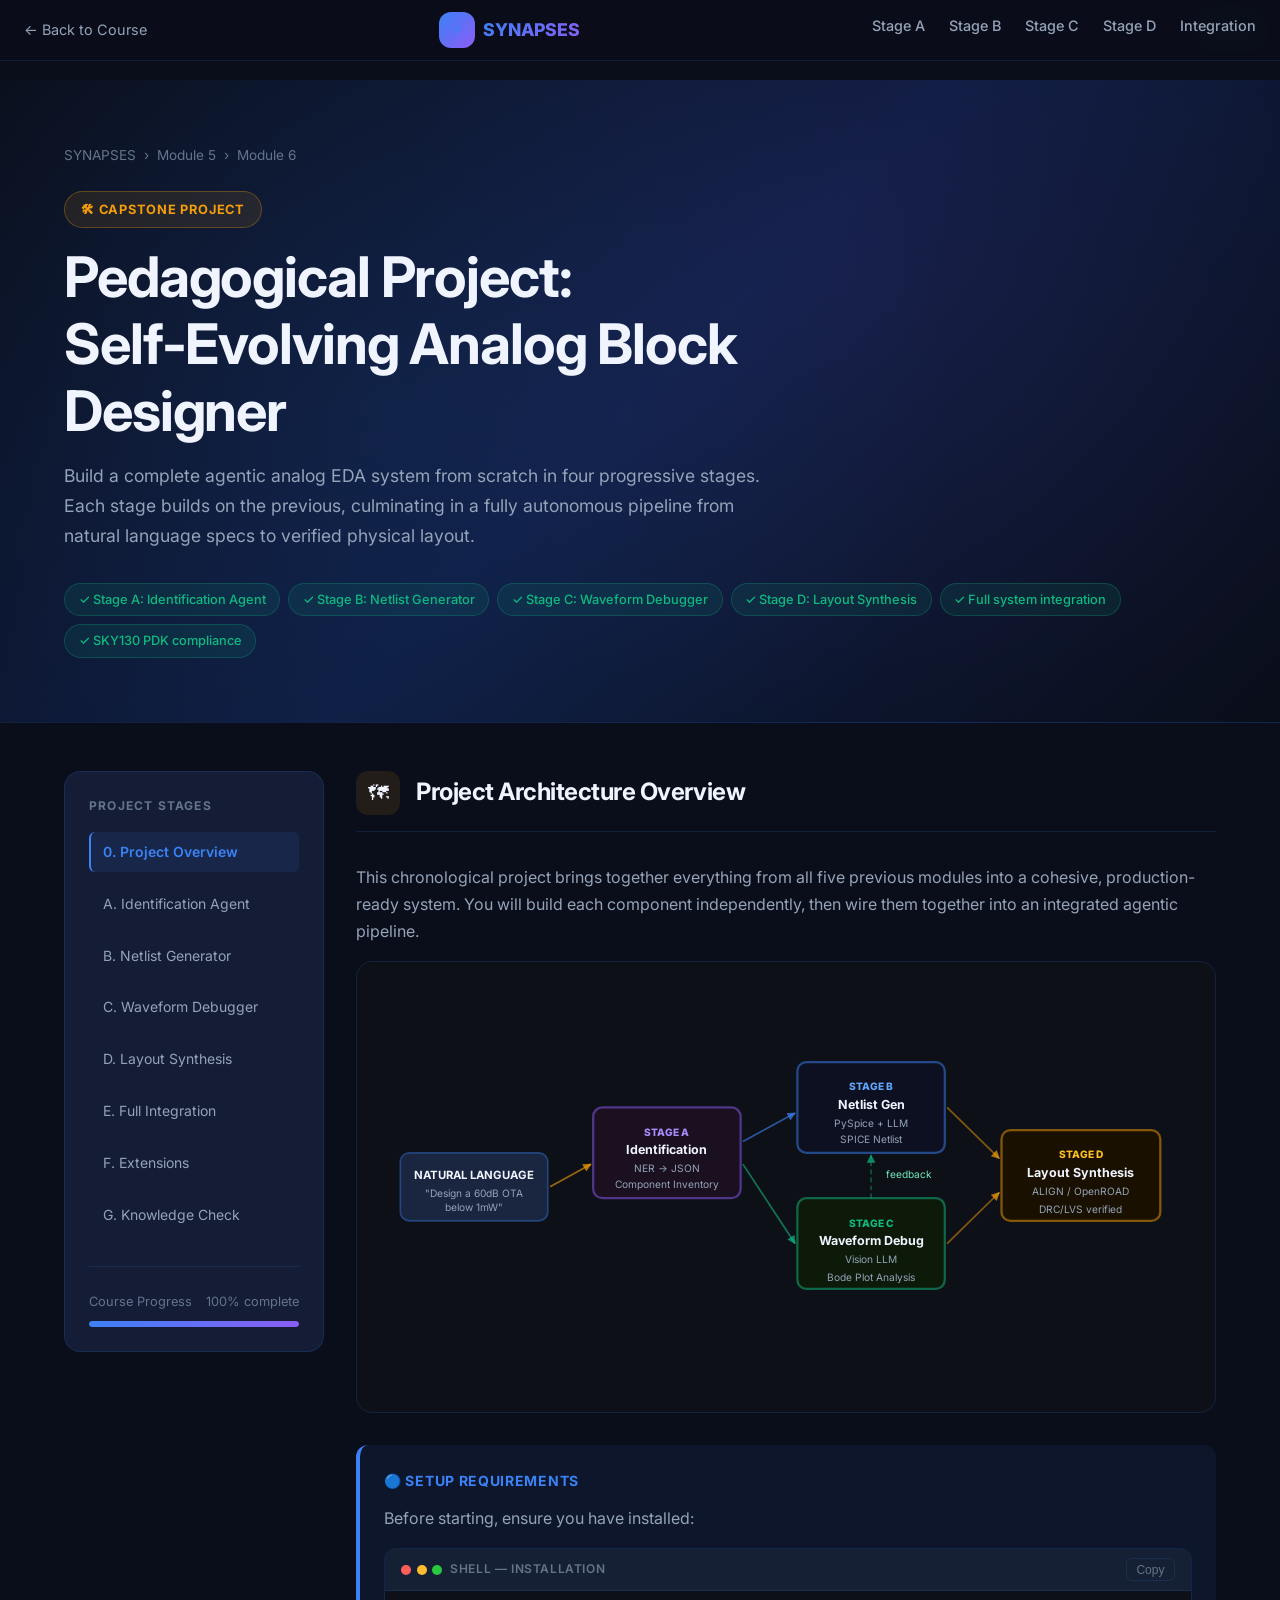
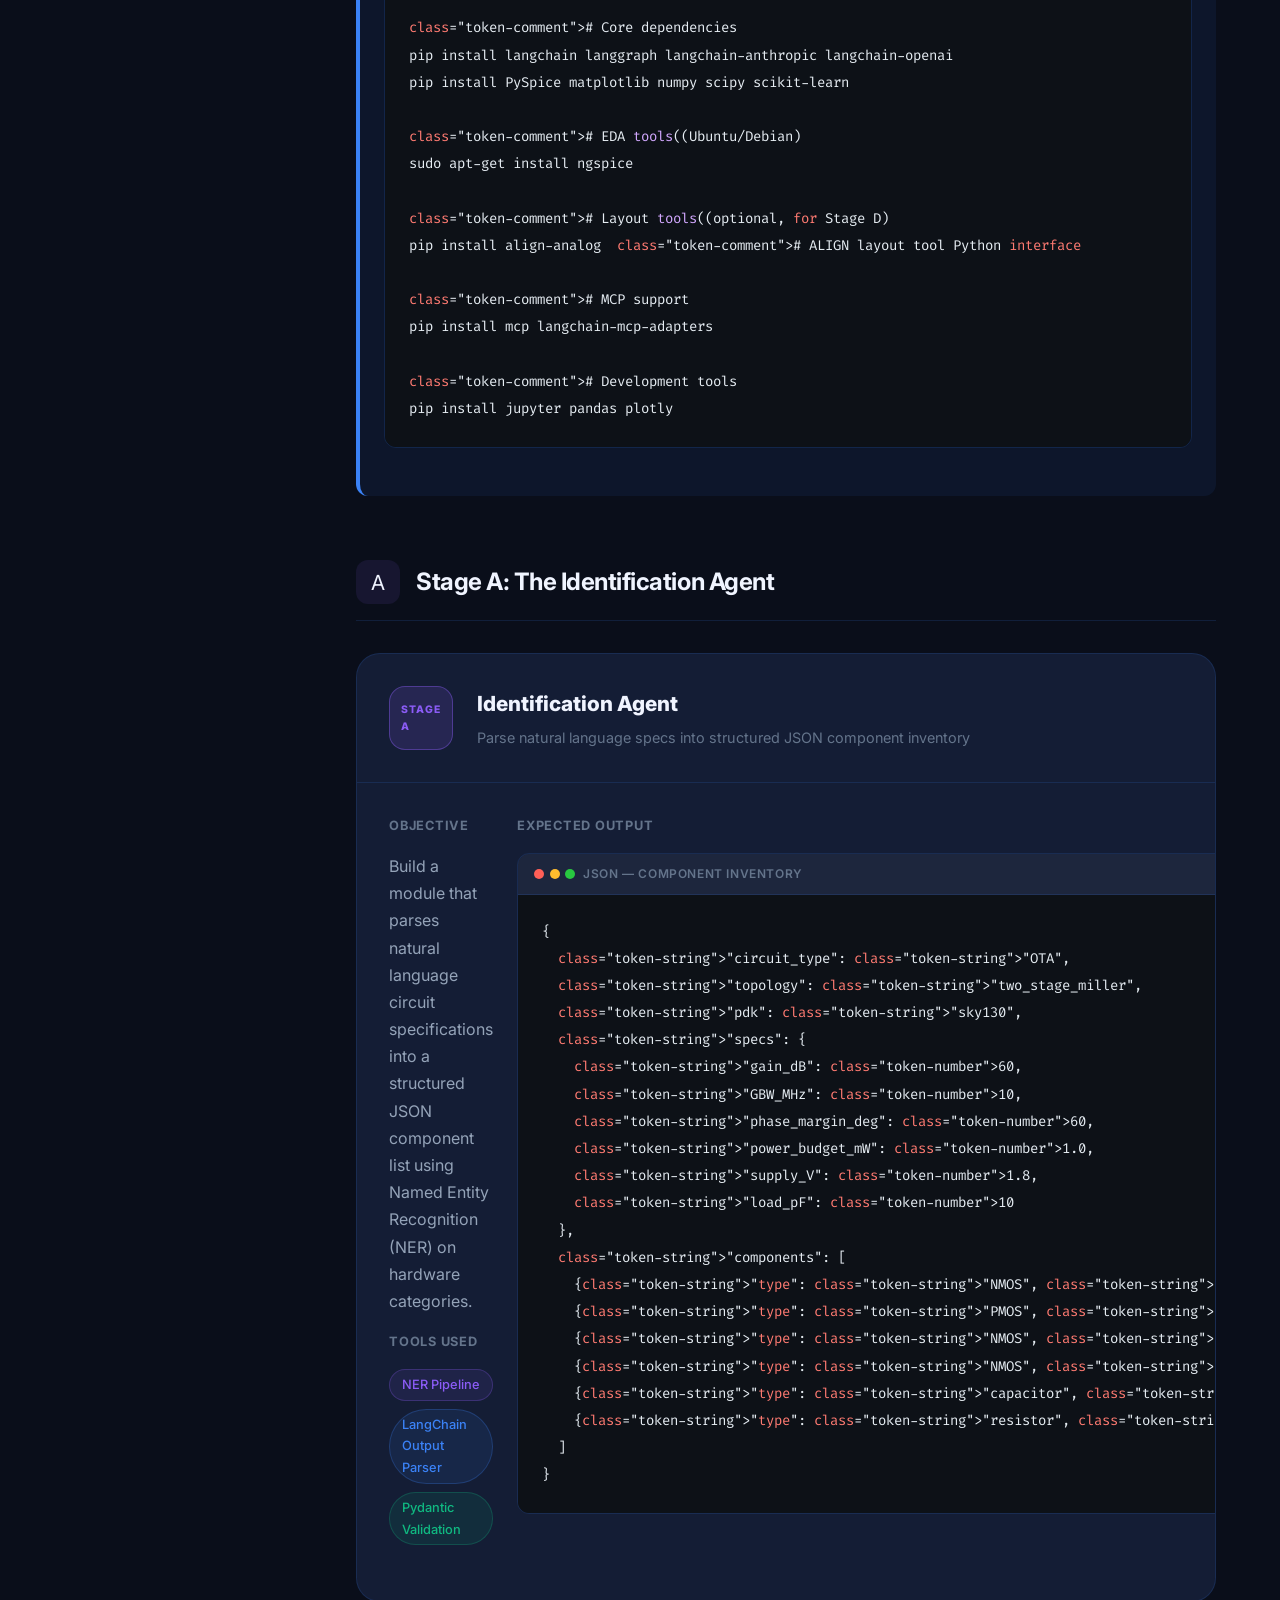
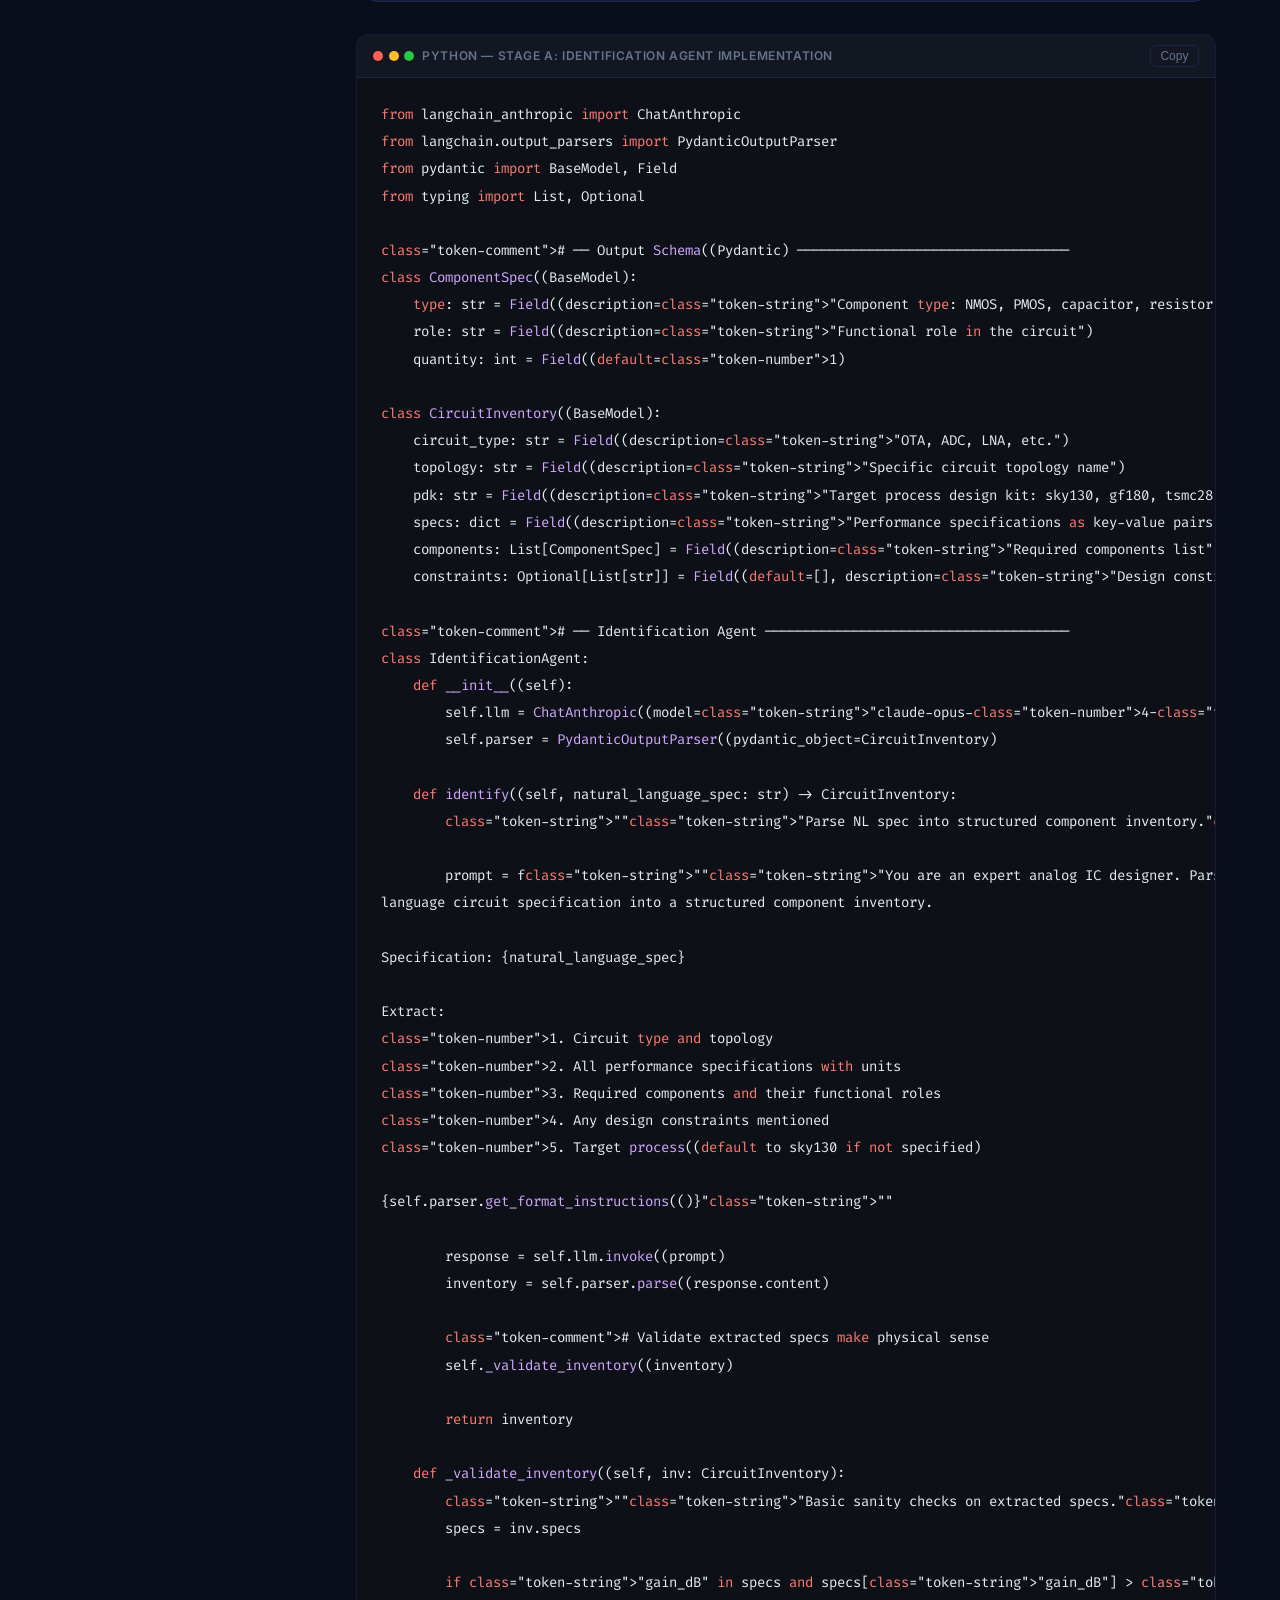
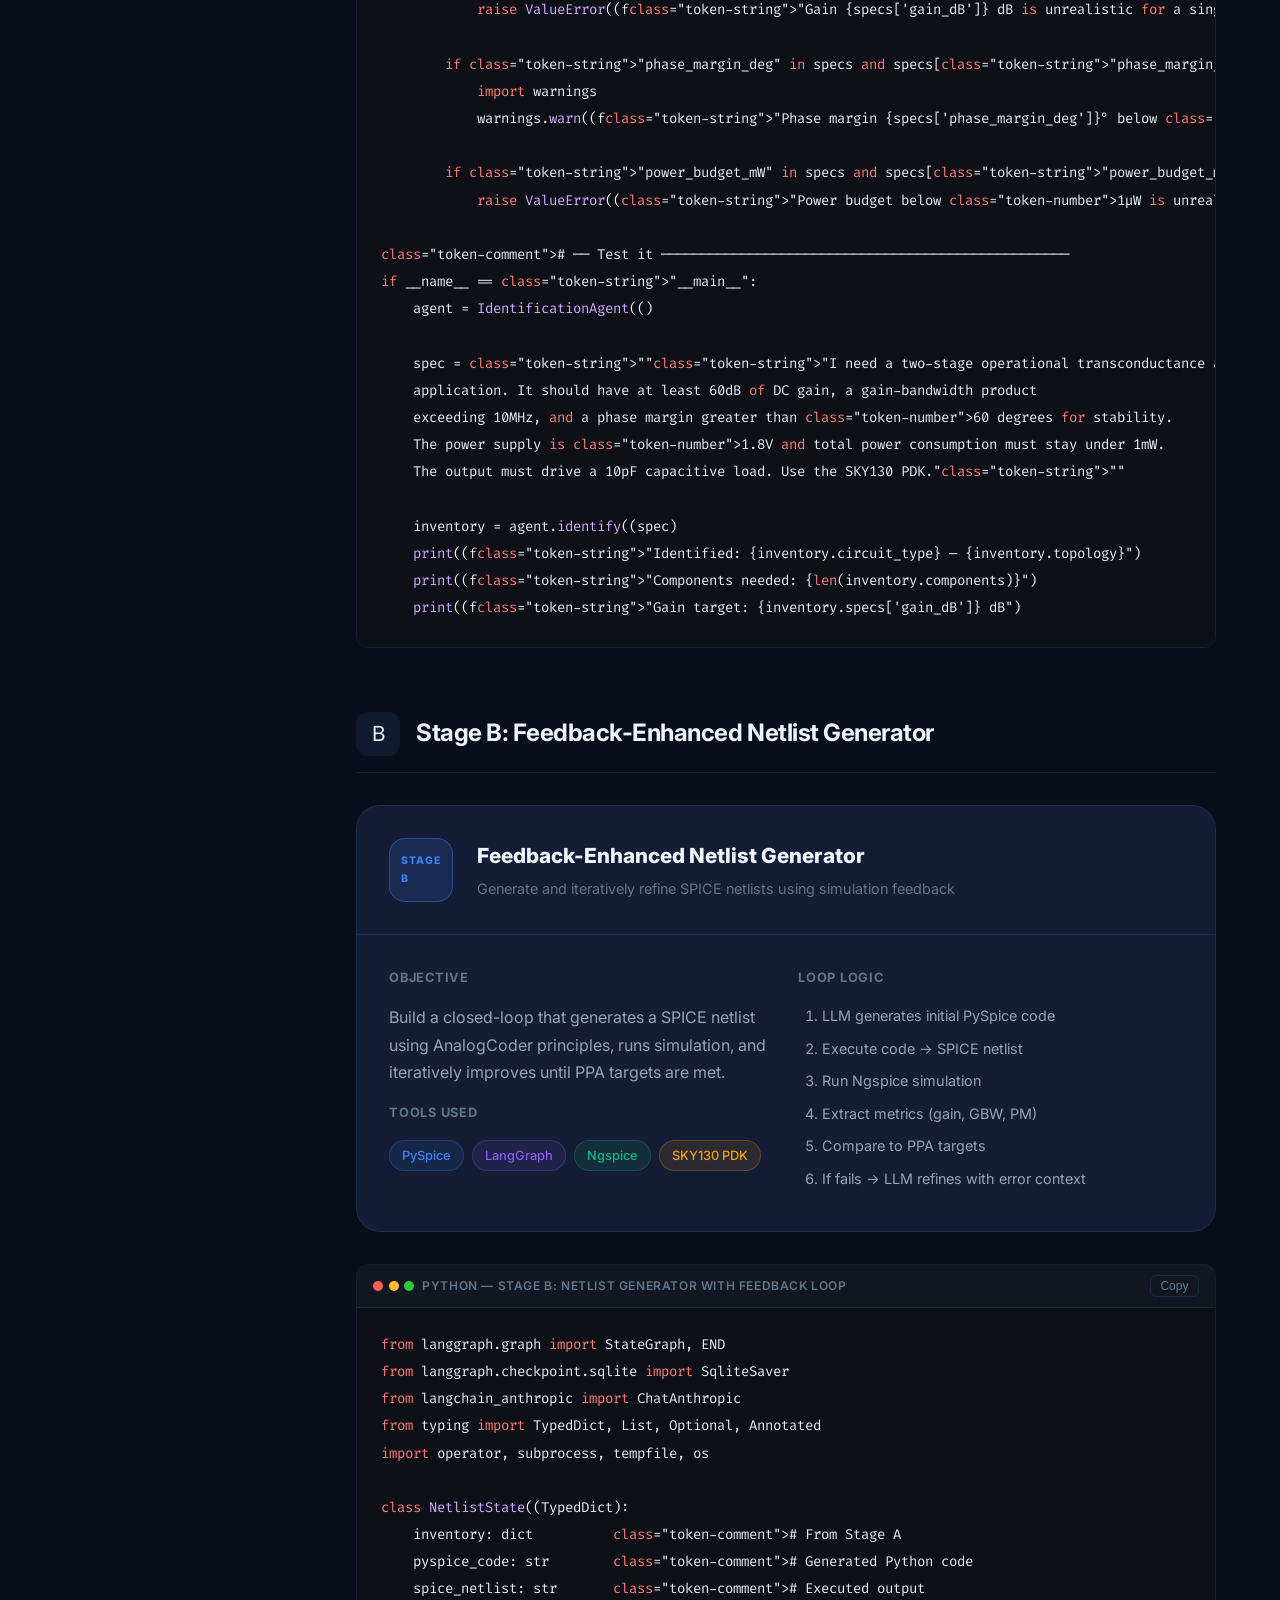
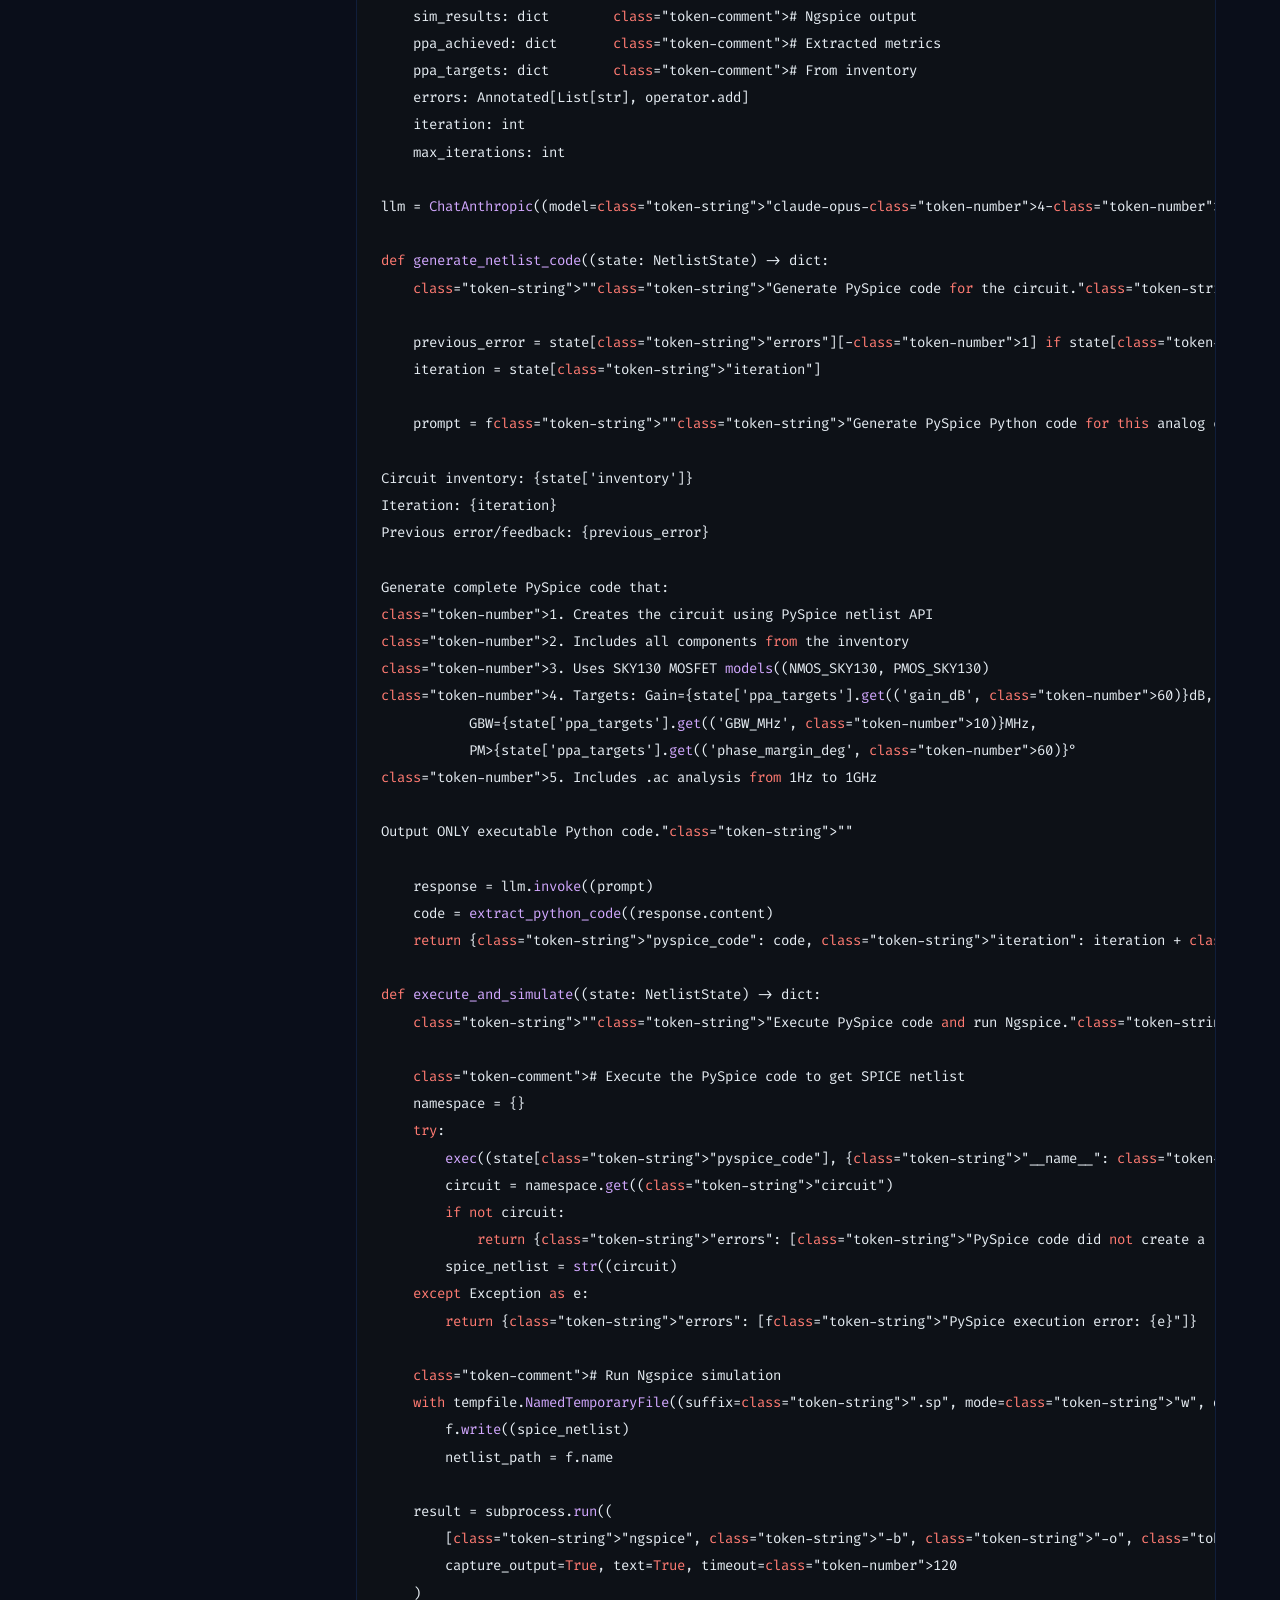
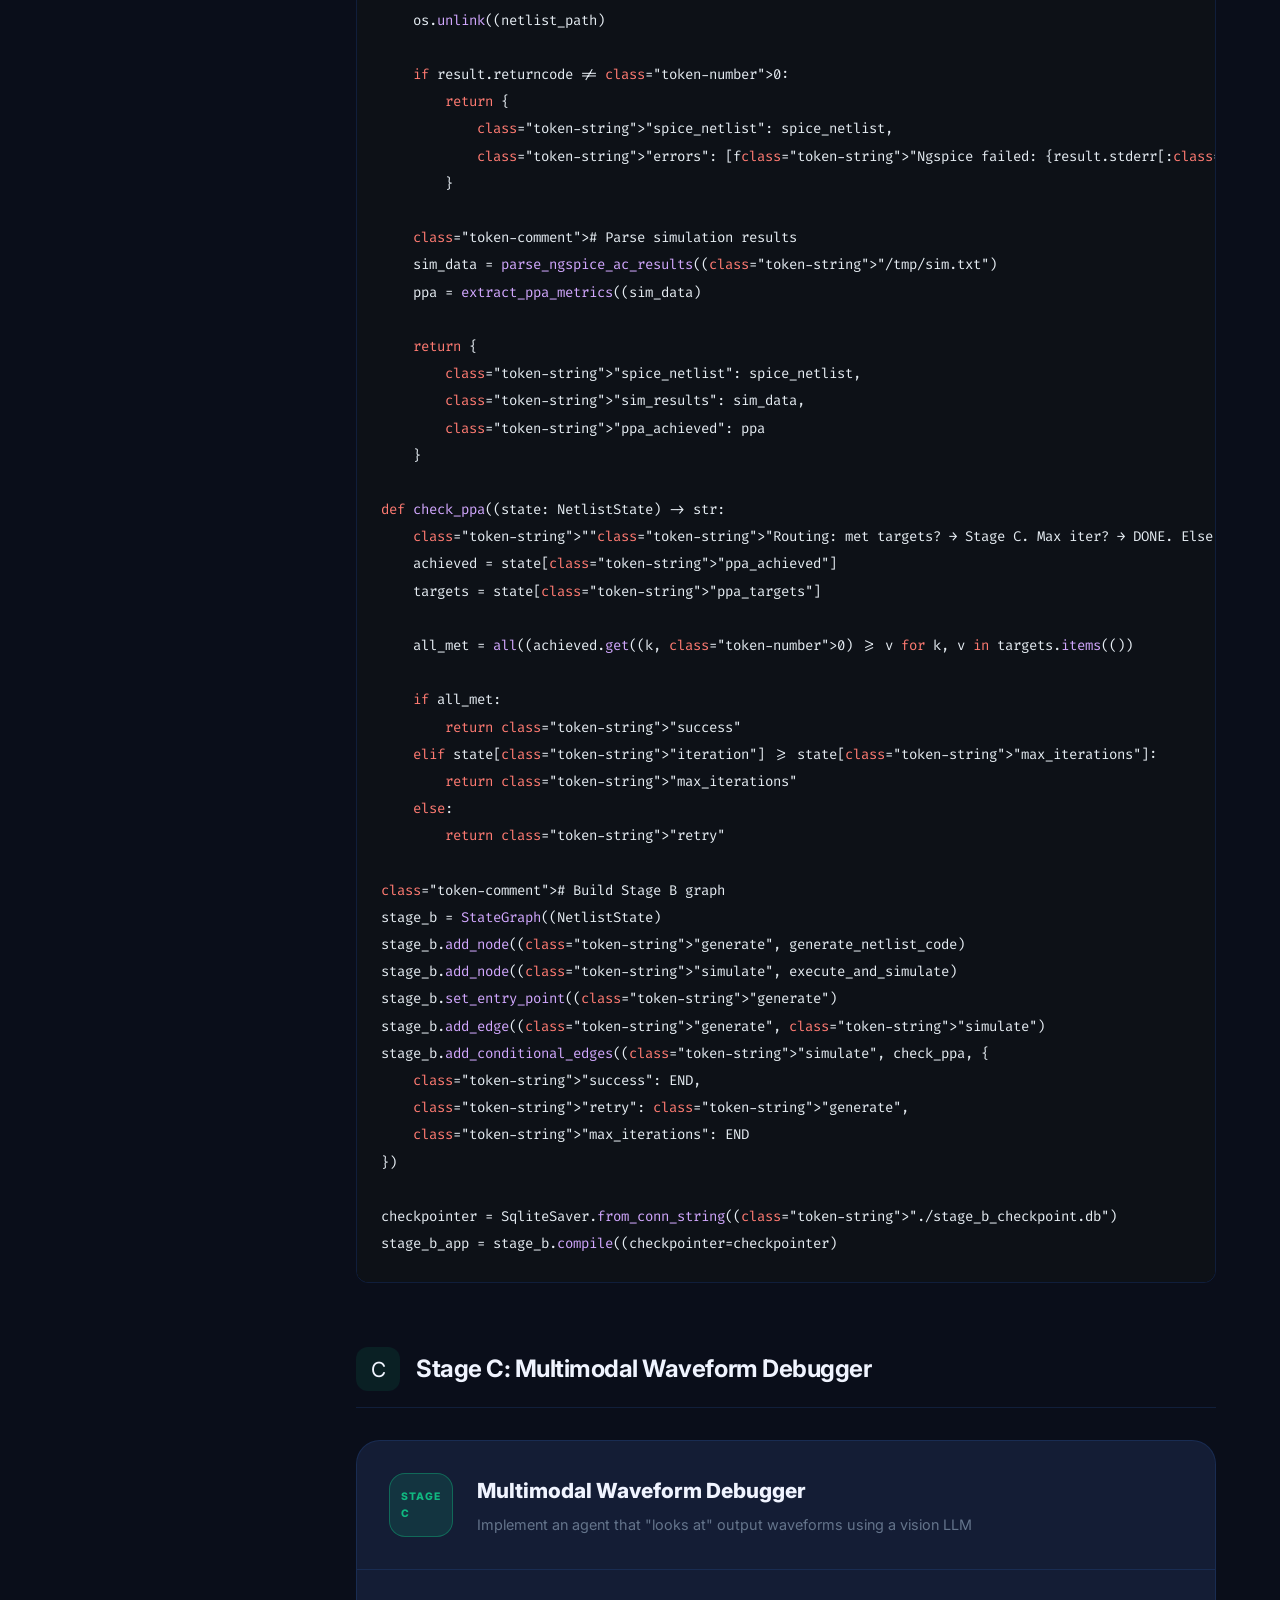
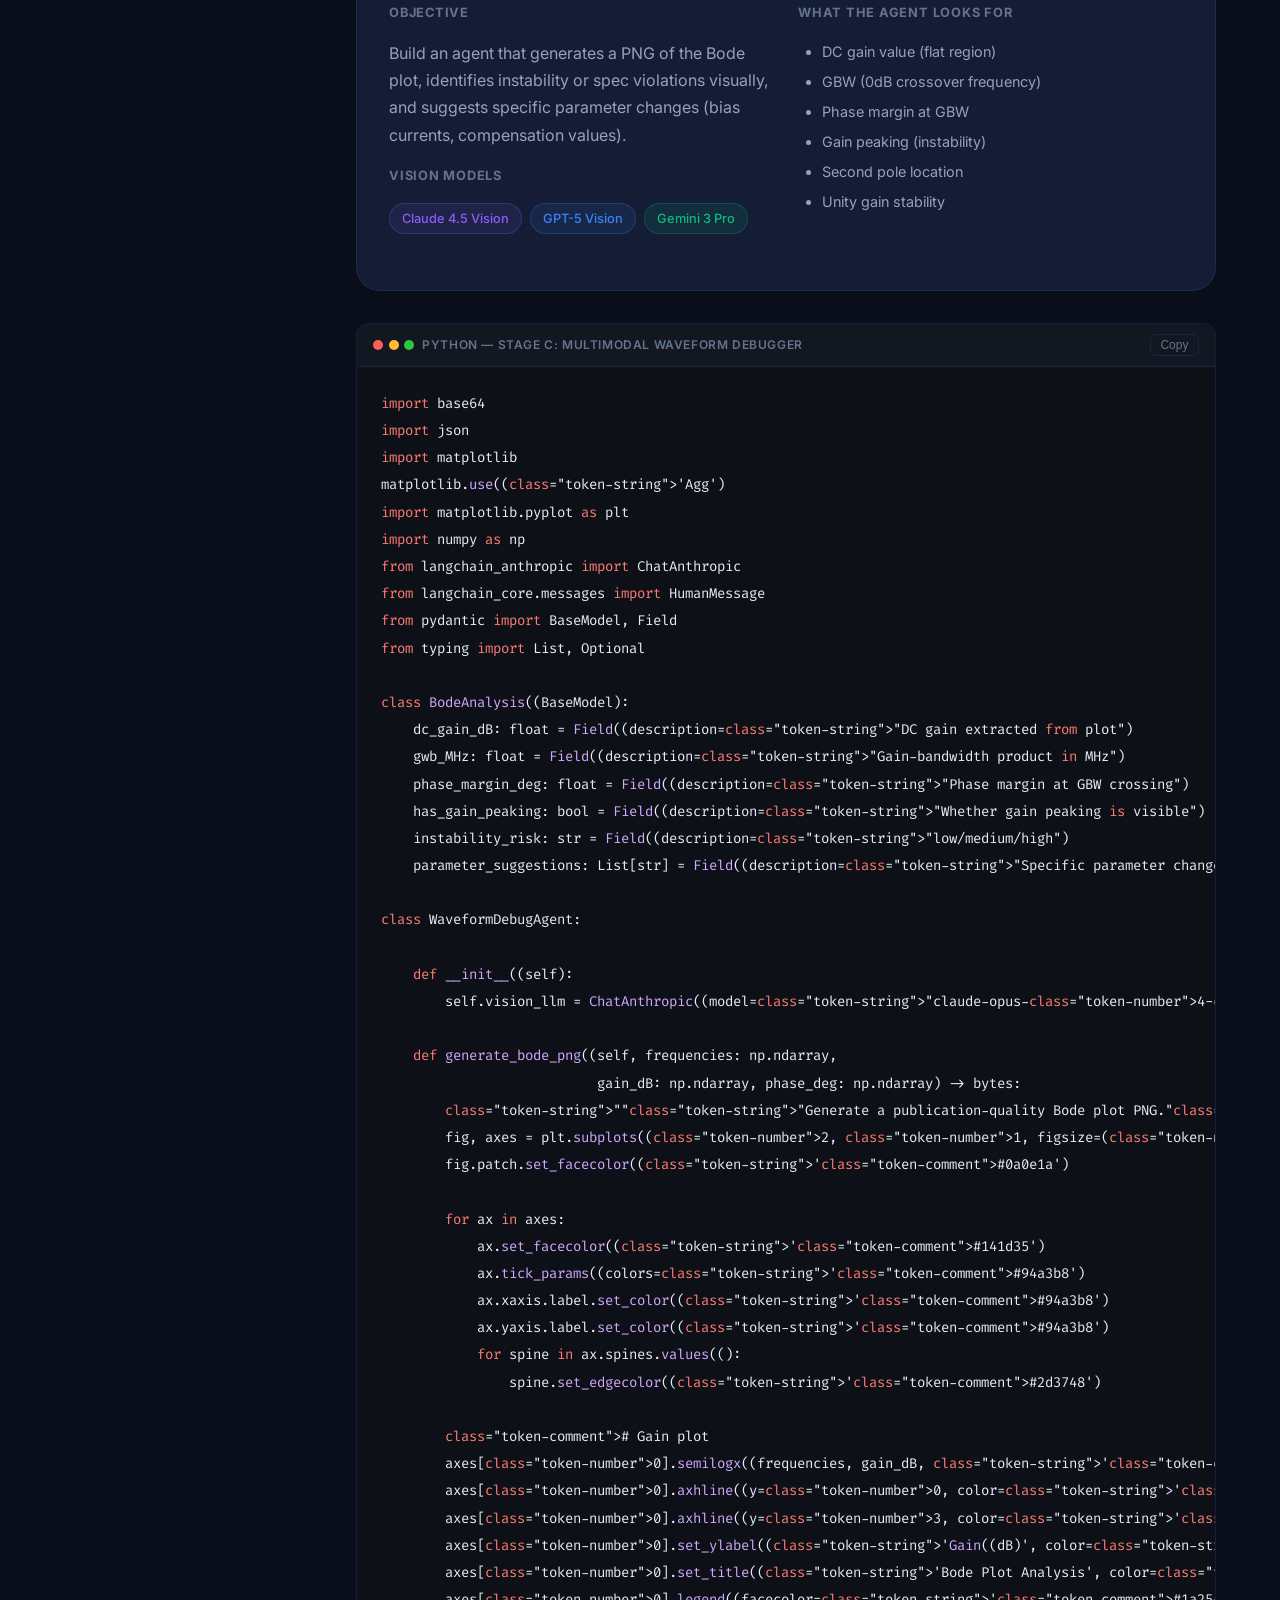
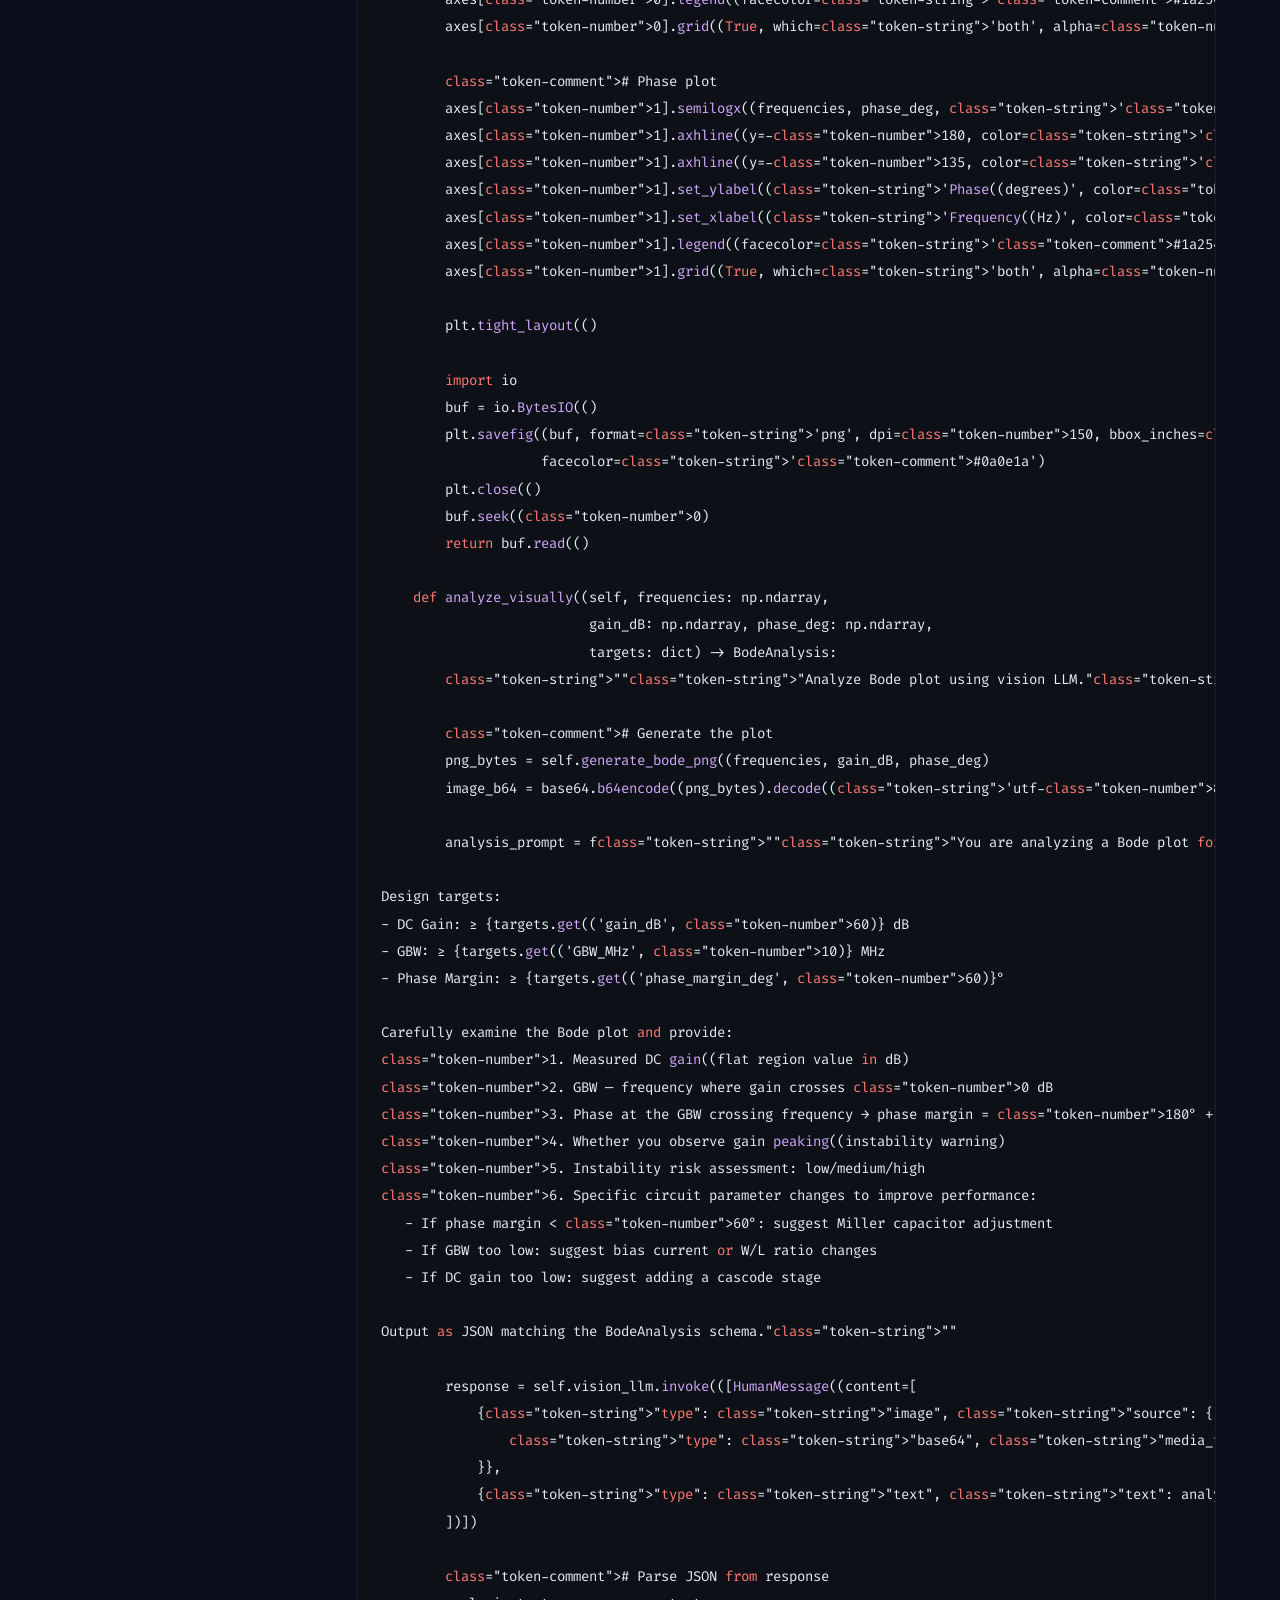
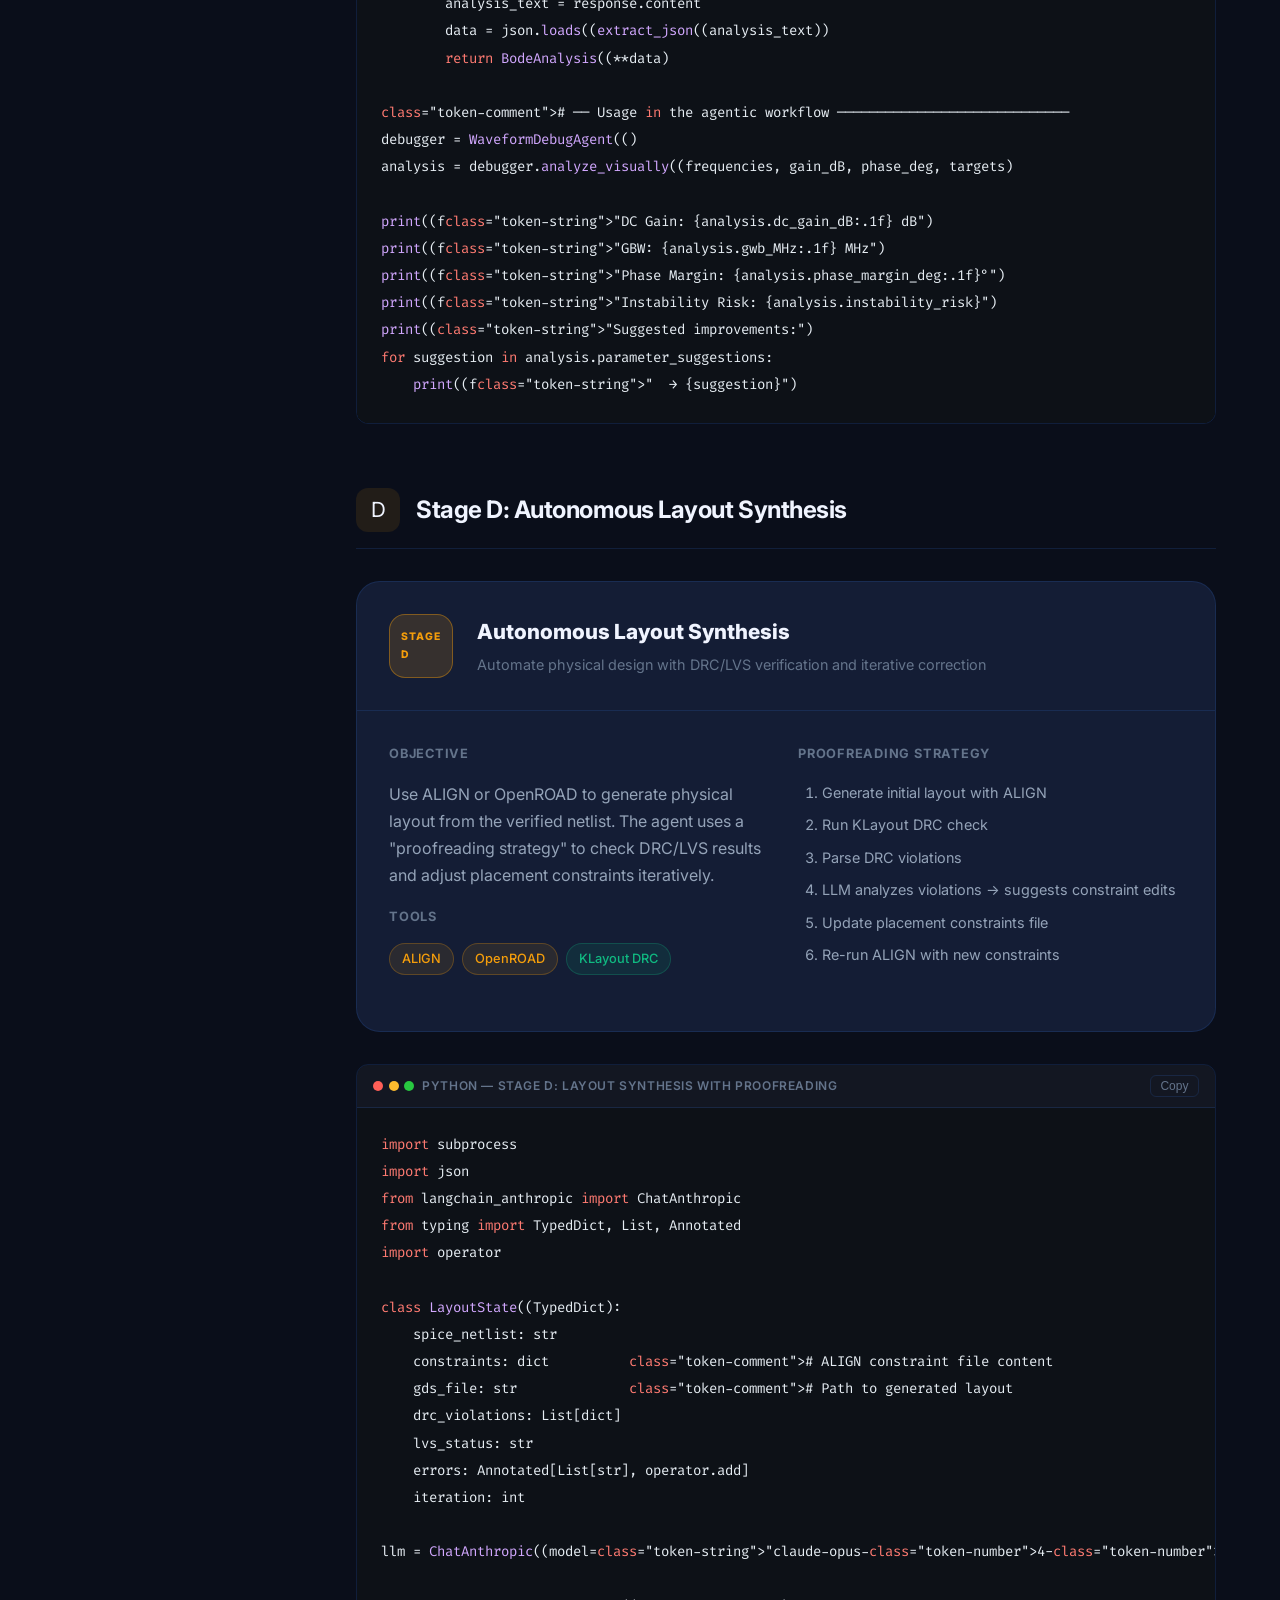
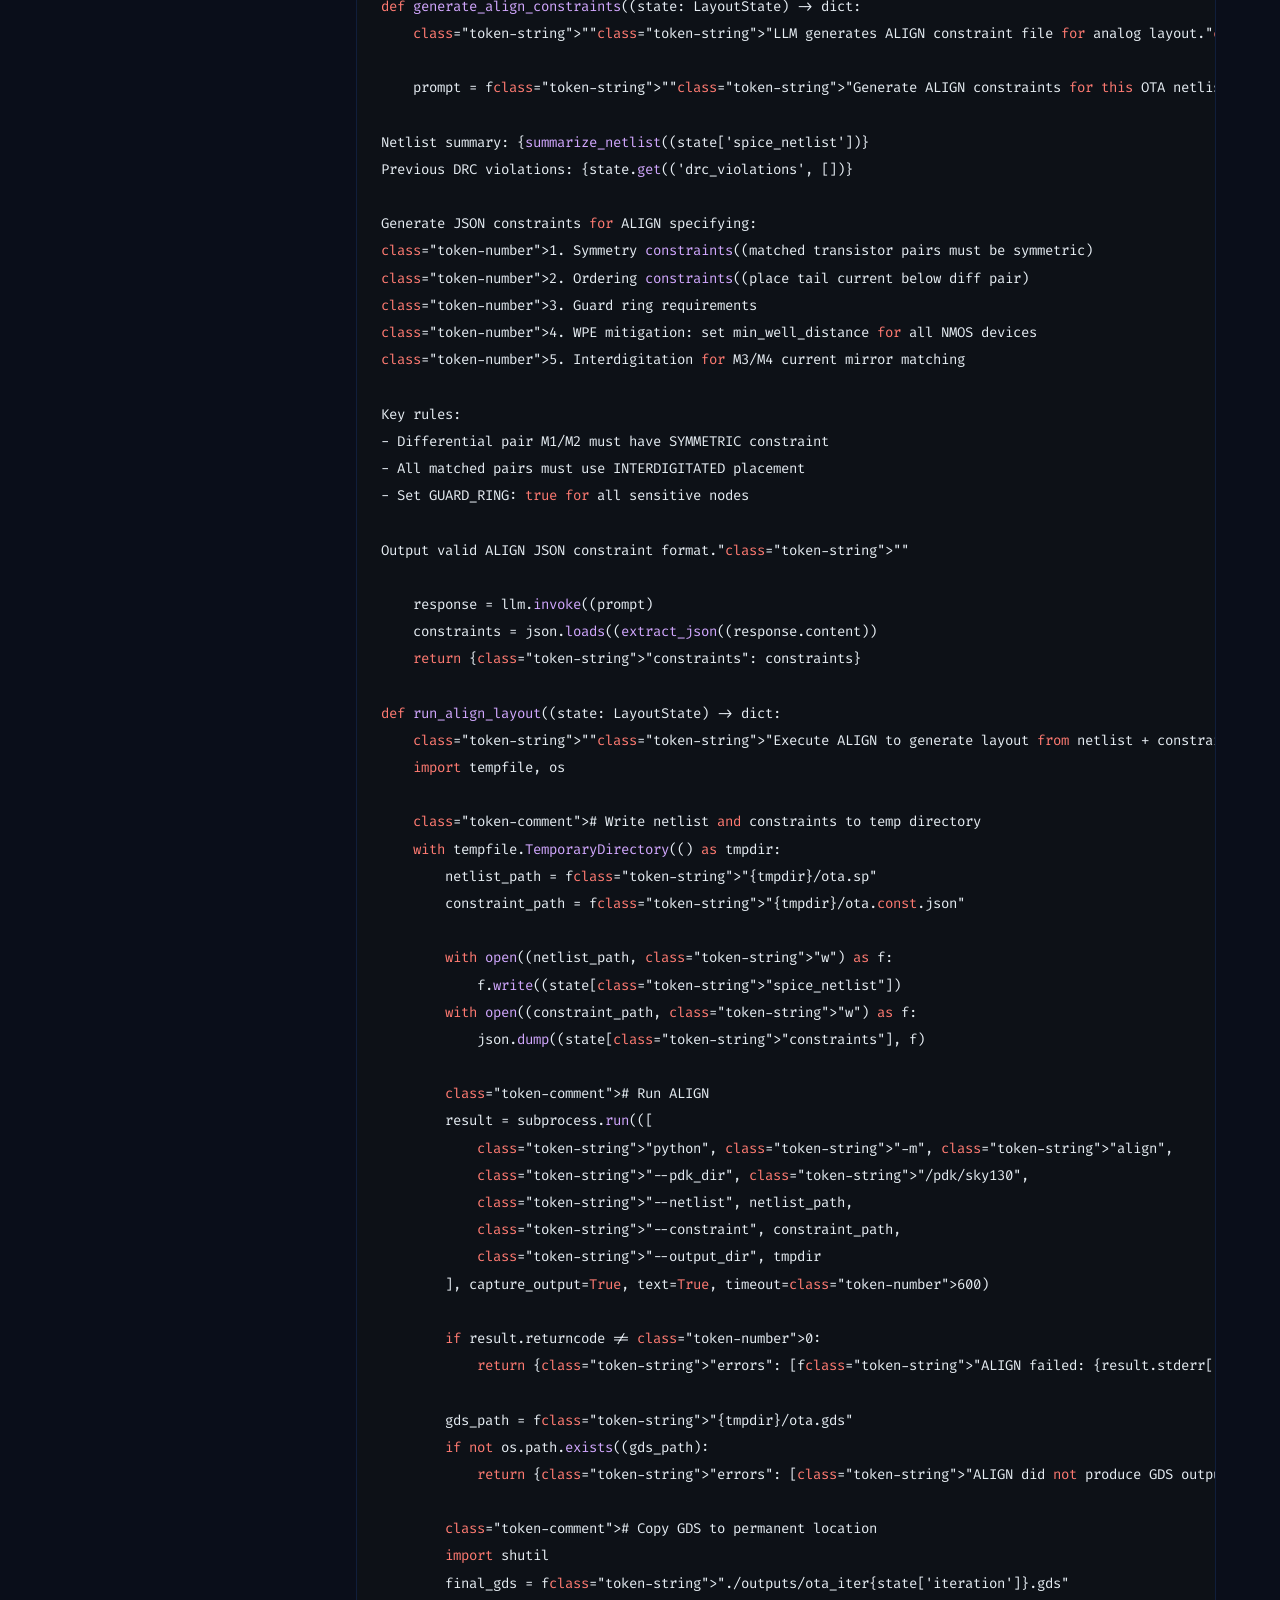
<file: module6.html>
<!DOCTYPE html>
<html lang="en">
<head>
  <meta charset="UTF-8" />
  <meta name="viewport" content="width=device-width, initial-scale=1.0" />
  <title>Module 6 — Self-Evolving Analog Block Designer | SYNAPSES</title>
  <link rel="preconnect" href="https://fonts.googleapis.com" />
  <link rel="preconnect" href="https://fonts.gstatic.com" crossorigin />
  <link href="https://fonts.googleapis.com/css2?family=Inter:wght@400;500;600;700;800;900&family=Fira+Code:wght@400;500&display=swap" rel="stylesheet" />
  <link rel="stylesheet" href="css/style.css" />
</head>
<body data-module-id="module6">

<nav class="nav">
  <div class="nav-inner">
    <a href="index.html" class="nav-back">← Back to Course</a>
    <a href="index.html" class="nav-logo">
      <div class="nav-logo-icon">⚡</div>
      <span class="nav-logo-text">SYNAPSES</span>
    </a>
    <ul class="nav-links">
      <li><a href="#stage-a">Stage A</a></li>
      <li><a href="#stage-b">Stage B</a></li>
      <li><a href="#stage-c">Stage C</a></li>
      <li><a href="#stage-d">Stage D</a></li>
      <li><a href="#integration">Integration</a></li>
    </ul>
  </div>
</nav>

<div class="module-page">
  <div class="module-hero">
    <div class="container module-hero-content">
      <div class="module-breadcrumb">
        <a href="index.html">SYNAPSES</a>
        <span class="module-breadcrumb-sep">›</span>
        <a href="module5.html">Module 5</a>
        <span class="module-breadcrumb-sep">›</span>
        <span>Module 6</span>
      </div>
      <div class="module-hero-badge" style="background:rgba(245,158,11,0.1);border:1px solid rgba(245,158,11,0.3);color:var(--accent-orange)">
        🛠 Capstone Project
      </div>
      <h1 class="module-hero-title">Pedagogical Project:<br/>Self-Evolving Analog Block Designer</h1>
      <p class="module-hero-desc">
        Build a complete agentic analog EDA system from scratch in four progressive stages.
        Each stage builds on the previous, culminating in a fully autonomous pipeline from
        natural language specs to verified physical layout.
      </p>
      <div class="module-objectives">
        <span class="objective-tag">✓ Stage A: Identification Agent</span>
        <span class="objective-tag">✓ Stage B: Netlist Generator</span>
        <span class="objective-tag">✓ Stage C: Waveform Debugger</span>
        <span class="objective-tag">✓ Stage D: Layout Synthesis</span>
        <span class="objective-tag">✓ Full system integration</span>
        <span class="objective-tag">✓ SKY130 PDK compliance</span>
      </div>
    </div>
  </div>

  <div class="content-body">
    <aside class="content-sidebar">
      <div class="sidebar-nav">
        <div class="sidebar-nav-title">Project Stages</div>
        <ul class="sidebar-nav-list">
          <li><a href="#overview">0. Project Overview</a></li>
          <li><a href="#stage-a">A. Identification Agent</a></li>
          <li><a href="#stage-b">B. Netlist Generator</a></li>
          <li><a href="#stage-c">C. Waveform Debugger</a></li>
          <li><a href="#stage-d">D. Layout Synthesis</a></li>
          <li><a href="#integration">E. Full Integration</a></li>
          <li><a href="#extensions">F. Extensions</a></li>
          <li><a href="#quiz">G. Knowledge Check</a></li>
        </ul>
        <div class="sidebar-progress">
          <div class="progress-label">
            <span>Course Progress</span>
            <span data-progress-label>0%</span>
          </div>
          <div class="progress-track">
            <div class="progress-fill" data-module-progress style="width:0%"></div>
          </div>
        </div>
      </div>
    </aside>

    <main class="content-main">

      <!-- Overview -->
      <section class="content-section" id="overview">
        <div class="content-section-title">
          <div class="content-section-icon" style="background:rgba(245,158,11,0.1)">🗺</div>
          <h2>Project Architecture Overview</h2>
        </div>

        <p>
          This chronological project brings together everything from all five previous
          modules into a cohesive, production-ready system. You will build each component
          independently, then wire them together into an integrated agentic pipeline.
        </p>

        <div class="diagram-container scroll-reveal">
          <svg viewBox="0 0 700 340" xmlns="http://www.w3.org/2000/svg">
            <defs>
              <marker id="proj-arrow" viewBox="0 0 10 10" refX="9" refY="5"
                markerWidth="5" markerHeight="5" orient="auto">
                <path d="M0 0L10 5L0 10z" fill="rgba(245,158,11,0.7)"/>
              </marker>
              <marker id="proj-arrow-g" viewBox="0 0 10 10" refX="9" refY="5"
                markerWidth="5" markerHeight="5" orient="auto">
                <path d="M0 0L10 5L0 10z" fill="rgba(16,185,129,0.7)"/>
              </marker>
              <marker id="proj-arrow-b" viewBox="0 0 10 10" refX="9" refY="5"
                markerWidth="5" markerHeight="5" orient="auto">
                <path d="M0 0L10 5L0 10z" fill="rgba(59,130,246,0.7)"/>
              </marker>
            </defs>

            <!-- Input -->
            <rect x="10" y="140" width="130" height="60" rx="8" fill="#1a2540" stroke="rgba(59,130,246,0.4)" stroke-width="1.5"/>
            <text x="75" y="163" text-anchor="middle" fill="#f0f4ff" font-family="Inter" font-size="10" font-weight="700">NATURAL LANGUAGE</text>
            <text x="75" y="179" text-anchor="middle" fill="#94a3b8" font-family="Inter" font-size="9">"Design a 60dB OTA</text>
            <text x="75" y="191" text-anchor="middle" fill="#94a3b8" font-family="Inter" font-size="9">below 1mW"</text>

            <!-- Stage A -->
            <rect x="180" y="100" width="130" height="80" rx="8" fill="#1a1020" stroke="rgba(139,92,246,0.5)" stroke-width="2"/>
            <text x="245" y="125" text-anchor="middle" fill="#a78bfa" font-family="Inter" font-size="9" font-weight="800">STAGE A</text>
            <text x="245" y="141" text-anchor="middle" fill="#f0f4ff" font-family="Inter" font-size="11" font-weight="700">Identification</text>
            <text x="245" y="157" text-anchor="middle" fill="#94a3b8" font-family="Inter" font-size="9">NER → JSON</text>
            <text x="245" y="171" text-anchor="middle" fill="#94a3b8" font-family="Inter" font-size="9">Component Inventory</text>

            <!-- Stage B -->
            <rect x="360" y="60" width="130" height="80" rx="8" fill="#0d1020" stroke="rgba(59,130,246,0.5)" stroke-width="2"/>
            <text x="425" y="85" text-anchor="middle" fill="#60a5fa" font-family="Inter" font-size="9" font-weight="800">STAGE B</text>
            <text x="425" y="101" text-anchor="middle" fill="#f0f4ff" font-family="Inter" font-size="11" font-weight="700">Netlist Gen</text>
            <text x="425" y="117" text-anchor="middle" fill="#94a3b8" font-family="Inter" font-size="9">PySpice + LLM</text>
            <text x="425" y="131" text-anchor="middle" fill="#94a3b8" font-family="Inter" font-size="9">SPICE Netlist</text>

            <!-- Stage C -->
            <rect x="360" y="180" width="130" height="80" rx="8" fill="#0d1a0a" stroke="rgba(16,185,129,0.5)" stroke-width="2"/>
            <text x="425" y="205" text-anchor="middle" fill="#10b981" font-family="Inter" font-size="9" font-weight="800">STAGE C</text>
            <text x="425" y="221" text-anchor="middle" fill="#f0f4ff" font-family="Inter" font-size="11" font-weight="700">Waveform Debug</text>
            <text x="425" y="237" text-anchor="middle" fill="#94a3b8" font-family="Inter" font-size="9">Vision LLM</text>
            <text x="425" y="253" text-anchor="middle" fill="#94a3b8" font-family="Inter" font-size="9">Bode Plot Analysis</text>

            <!-- Stage D -->
            <rect x="540" y="120" width="140" height="80" rx="8" fill="#1a1000" stroke="rgba(245,158,11,0.5)" stroke-width="2"/>
            <text x="610" y="145" text-anchor="middle" fill="#fbbf24" font-family="Inter" font-size="9" font-weight="800">STAGE D</text>
            <text x="610" y="161" text-anchor="middle" fill="#f0f4ff" font-family="Inter" font-size="11" font-weight="700">Layout Synthesis</text>
            <text x="610" y="177" text-anchor="middle" fill="#94a3b8" font-family="Inter" font-size="9">ALIGN / OpenROAD</text>
            <text x="610" y="193" text-anchor="middle" fill="#94a3b8" font-family="Inter" font-size="9">DRC/LVS verified</text>

            <!-- Arrows -->
            <line x1="142" y1="170" x2="178" y2="150" stroke="rgba(245,158,11,0.6)" stroke-width="1.5" marker-end="url(#proj-arrow)"/>
            <line x1="312" y1="130" x2="358" y2="105" stroke="rgba(59,130,246,0.6)" stroke-width="1.5" marker-end="url(#proj-arrow-b)"/>
            <line x1="312" y1="150" x2="358" y2="220" stroke="rgba(16,185,129,0.6)" stroke-width="1.5" marker-end="url(#proj-arrow-g)"/>
            <line x1="492" y1="100" x2="538" y2="145" stroke="rgba(245,158,11,0.5)" stroke-width="1.5" marker-end="url(#proj-arrow)"/>
            <line x1="492" y1="220" x2="538" y2="175" stroke="rgba(245,158,11,0.5)" stroke-width="1.5" marker-end="url(#proj-arrow)"/>

            <!-- Feedback loop from C back to B -->
            <path d="M 425 180 Q 425 155 425 142" stroke="rgba(16,185,129,0.4)" stroke-width="1.5" stroke-dasharray="4,3" fill="none" marker-end="url(#proj-arrow-g)"/>
            <text x="438" y="162" fill="#6ee7b7" font-family="Inter" font-size="9">feedback</text>
          </svg>
        </div>

        <div class="info-box note scroll-reveal">
          <div class="info-box-header">🔵 Setup Requirements</div>
          <p>Before starting, ensure you have installed:</p>
          <div class="code-block" style="margin-top:0.75rem">
            <div class="code-block-header">
              <div class="code-block-lang">
                <div class="code-block-dots">
                  <div class="code-block-dot" style="background:#ff5f57"></div>
                  <div class="code-block-dot" style="background:#febc2e"></div>
                  <div class="code-block-dot" style="background:#28c840"></div>
                </div>
                Shell — Installation
              </div>
              <button class="code-copy-btn">Copy</button>
            </div>
            <pre><code data-lang="python"># Core dependencies
pip install langchain langgraph langchain-anthropic langchain-openai
pip install PySpice matplotlib numpy scipy scikit-learn

# EDA tools (Ubuntu/Debian)
sudo apt-get install ngspice

# Layout tools (optional, for Stage D)
pip install align-analog  # ALIGN layout tool Python interface

# MCP support
pip install mcp langchain-mcp-adapters

# Development tools
pip install jupyter pandas plotly</code></pre>
          </div>
        </div>
      </section>

      <!-- Stage A -->
      <section class="content-section" id="stage-a">
        <div class="content-section-title">
          <div class="content-section-icon" style="background:rgba(139,92,246,0.1)">A</div>
          <h2>Stage A: The Identification Agent</h2>
        </div>

        <div class="stage-card scroll-reveal">
          <div class="stage-card-header">
            <div class="stage-badge" style="background:rgba(139,92,246,0.15);border:1px solid rgba(139,92,246,0.4);color:var(--accent-purple)">
              STAGE<br/>A
            </div>
            <div>
              <div class="stage-info-title">Identification Agent</div>
              <div class="stage-info-subtitle">Parse natural language specs into structured JSON component inventory</div>
            </div>
          </div>
          <div class="stage-card-body">
            <div>
              <div class="stage-card-section-title">Objective</div>
              <p>Build a module that parses natural language circuit specifications into a
              structured JSON component list using Named Entity Recognition (NER) on
              hardware categories.</p>

              <div class="stage-card-section-title" style="margin-top:1rem">Tools Used</div>
              <div class="tag-cloud">
                <span class="tag tag-purple">NER Pipeline</span>
                <span class="tag tag-blue">LangChain Output Parser</span>
                <span class="tag tag-green">Pydantic Validation</span>
              </div>
            </div>
            <div>
              <div class="stage-card-section-title">Expected Output</div>
              <div class="code-block">
                <div class="code-block-header">
                  <div class="code-block-lang">
                    <div class="code-block-dots">
                      <div class="code-block-dot" style="background:#ff5f57"></div>
                      <div class="code-block-dot" style="background:#febc2e"></div>
                      <div class="code-block-dot" style="background:#28c840"></div>
                    </div>
                    JSON — Component Inventory
                  </div>
                </div>
                <pre><code data-lang="python">{
  "circuit_type": "OTA",
  "topology": "two_stage_miller",
  "pdk": "sky130",
  "specs": {
    "gain_dB": 60,
    "GBW_MHz": 10,
    "phase_margin_deg": 60,
    "power_budget_mW": 1.0,
    "supply_V": 1.8,
    "load_pF": 10
  },
  "components": [
    {"type": "NMOS", "role": "input_pair", "quantity": 2},
    {"type": "PMOS", "role": "load_mirror", "quantity": 2},
    {"type": "NMOS", "role": "tail_current", "quantity": 1},
    {"type": "NMOS", "role": "output_stage", "quantity": 1},
    {"type": "capacitor", "role": "miller_comp", "quantity": 1},
    {"type": "resistor", "role": "zero_nulling", "quantity": 1}
  ]
}</code></pre>
              </div>
            </div>
          </div>
        </div>

        <div class="code-block scroll-reveal">
          <div class="code-block-header">
            <div class="code-block-lang">
              <div class="code-block-dots">
                <div class="code-block-dot" style="background:#ff5f57"></div>
                <div class="code-block-dot" style="background:#febc2e"></div>
                <div class="code-block-dot" style="background:#28c840"></div>
              </div>
              Python — Stage A: Identification Agent Implementation
            </div>
            <button class="code-copy-btn">Copy</button>
          </div>
          <pre><code data-lang="python">from langchain_anthropic import ChatAnthropic
from langchain.output_parsers import PydanticOutputParser
from pydantic import BaseModel, Field
from typing import List, Optional

# ── Output Schema (Pydantic) ──────────────────────────────────
class ComponentSpec(BaseModel):
    type: str = Field(description="Component type: NMOS, PMOS, capacitor, resistor, etc.")
    role: str = Field(description="Functional role in the circuit")
    quantity: int = Field(default=1)

class CircuitInventory(BaseModel):
    circuit_type: str = Field(description="OTA, ADC, LNA, etc.")
    topology: str = Field(description="Specific circuit topology name")
    pdk: str = Field(description="Target process design kit: sky130, gf180, tsmc28")
    specs: dict = Field(description="Performance specifications as key-value pairs")
    components: List[ComponentSpec] = Field(description="Required components list")
    constraints: Optional[List[str]] = Field(default=[], description="Design constraints")

# ── Identification Agent ──────────────────────────────────────
class IdentificationAgent:
    def __init__(self):
        self.llm = ChatAnthropic(model="claude-opus-4-5")
        self.parser = PydanticOutputParser(pydantic_object=CircuitInventory)
    
    def identify(self, natural_language_spec: str) -> CircuitInventory:
        """Parse NL spec into structured component inventory."""
        
        prompt = f"""You are an expert analog IC designer. Parse the following natural 
language circuit specification into a structured component inventory.

Specification: {natural_language_spec}

Extract:
1. Circuit type and topology
2. All performance specifications with units
3. Required components and their functional roles
4. Any design constraints mentioned
5. Target process (default to sky130 if not specified)

{self.parser.get_format_instructions()}"""
        
        response = self.llm.invoke(prompt)
        inventory = self.parser.parse(response.content)
        
        # Validate extracted specs make physical sense
        self._validate_inventory(inventory)
        
        return inventory
    
    def _validate_inventory(self, inv: CircuitInventory):
        """Basic sanity checks on extracted specs."""
        specs = inv.specs
        
        if "gain_dB" in specs and specs["gain_dB"] > 120:
            raise ValueError(f"Gain {specs['gain_dB']} dB is unrealistic for a single-path analog circuit")
        
        if "phase_margin_deg" in specs and specs["phase_margin_deg"] < 30:
            import warnings
            warnings.warn(f"Phase margin {specs['phase_margin_deg']}° below 45° will result in ringing")
        
        if "power_budget_mW" in specs and specs["power_budget_mW"] < 0.001:
            raise ValueError("Power budget below 1µW is unrealistic for active analog circuits")

# ── Test it ───────────────────────────────────────────────────
if __name__ == "__main__":
    agent = IdentificationAgent()
    
    spec = """I need a two-stage operational transconductance amplifier for an audio 
    application. It should have at least 60dB of DC gain, a gain-bandwidth product 
    exceeding 10MHz, and a phase margin greater than 60 degrees for stability. 
    The power supply is 1.8V and total power consumption must stay under 1mW.
    The output must drive a 10pF capacitive load. Use the SKY130 PDK."""
    
    inventory = agent.identify(spec)
    print(f"Identified: {inventory.circuit_type} — {inventory.topology}")
    print(f"Components needed: {len(inventory.components)}")
    print(f"Gain target: {inventory.specs['gain_dB']} dB")</code></pre>
        </div>
      </section>

      <!-- Stage B -->
      <section class="content-section" id="stage-b">
        <div class="content-section-title">
          <div class="content-section-icon" style="background:rgba(59,130,246,0.1)">B</div>
          <h2>Stage B: Feedback-Enhanced Netlist Generator</h2>
        </div>

        <div class="stage-card scroll-reveal">
          <div class="stage-card-header">
            <div class="stage-badge" style="background:rgba(59,130,246,0.15);border:1px solid rgba(59,130,246,0.4);color:var(--accent-blue)">
              STAGE<br/>B
            </div>
            <div>
              <div class="stage-info-title">Feedback-Enhanced Netlist Generator</div>
              <div class="stage-info-subtitle">Generate and iteratively refine SPICE netlists using simulation feedback</div>
            </div>
          </div>
          <div class="stage-card-body">
            <div>
              <div class="stage-card-section-title">Objective</div>
              <p>Build a closed-loop that generates a SPICE netlist using AnalogCoder principles,
              runs simulation, and iteratively improves until PPA targets are met.</p>

              <div class="stage-card-section-title" style="margin-top:1rem">Tools Used</div>
              <div class="tag-cloud">
                <span class="tag tag-blue">PySpice</span>
                <span class="tag tag-purple">LangGraph</span>
                <span class="tag tag-green">Ngspice</span>
                <span class="tag tag-orange">SKY130 PDK</span>
              </div>
            </div>
            <div>
              <div class="stage-card-section-title">Loop Logic</div>
              <ol style="color:var(--text-secondary);font-size:0.9rem">
                <li style="margin-bottom:0.5rem">LLM generates initial PySpice code</li>
                <li style="margin-bottom:0.5rem">Execute code → SPICE netlist</li>
                <li style="margin-bottom:0.5rem">Run Ngspice simulation</li>
                <li style="margin-bottom:0.5rem">Extract metrics (gain, GBW, PM)</li>
                <li style="margin-bottom:0.5rem">Compare to PPA targets</li>
                <li>If fails → LLM refines with error context</li>
              </ol>
            </div>
          </div>
        </div>

        <div class="code-block scroll-reveal">
          <div class="code-block-header">
            <div class="code-block-lang">
              <div class="code-block-dots">
                <div class="code-block-dot" style="background:#ff5f57"></div>
                <div class="code-block-dot" style="background:#febc2e"></div>
                <div class="code-block-dot" style="background:#28c840"></div>
              </div>
              Python — Stage B: Netlist Generator with Feedback Loop
            </div>
            <button class="code-copy-btn">Copy</button>
          </div>
          <pre><code data-lang="python">from langgraph.graph import StateGraph, END
from langgraph.checkpoint.sqlite import SqliteSaver
from langchain_anthropic import ChatAnthropic
from typing import TypedDict, List, Optional, Annotated
import operator, subprocess, tempfile, os

class NetlistState(TypedDict):
    inventory: dict          # From Stage A
    pyspice_code: str        # Generated Python code
    spice_netlist: str       # Executed output
    sim_results: dict        # Ngspice output
    ppa_achieved: dict       # Extracted metrics
    ppa_targets: dict        # From inventory
    errors: Annotated[List[str], operator.add]
    iteration: int
    max_iterations: int

llm = ChatAnthropic(model="claude-opus-4-5")

def generate_netlist_code(state: NetlistState) -> dict:
    """Generate PySpice code for the circuit."""
    
    previous_error = state["errors"][-1] if state["errors"] else "None"
    iteration = state["iteration"]
    
    prompt = f"""Generate PySpice Python code for this analog circuit:

Circuit inventory: {state['inventory']}
Iteration: {iteration}
Previous error/feedback: {previous_error}

Generate complete PySpice code that:
1. Creates the circuit using PySpice netlist API
2. Includes all components from the inventory
3. Uses SKY130 MOSFET models (NMOS_SKY130, PMOS_SKY130)
4. Targets: Gain={state['ppa_targets'].get('gain_dB', 60)}dB, 
           GBW={state['ppa_targets'].get('GBW_MHz', 10)}MHz,
           PM>{state['ppa_targets'].get('phase_margin_deg', 60)}°
5. Includes .ac analysis from 1Hz to 1GHz

Output ONLY executable Python code."""
    
    response = llm.invoke(prompt)
    code = extract_python_code(response.content)
    return {"pyspice_code": code, "iteration": iteration + 1}

def execute_and_simulate(state: NetlistState) -> dict:
    """Execute PySpice code and run Ngspice."""
    
    # Execute the PySpice code to get SPICE netlist
    namespace = {}
    try:
        exec(state["pyspice_code"], {"__name__": "__main__"}, namespace)
        circuit = namespace.get("circuit")
        if not circuit:
            return {"errors": ["PySpice code did not create a 'circuit' object"]}
        spice_netlist = str(circuit)
    except Exception as e:
        return {"errors": [f"PySpice execution error: {e}"]}
    
    # Run Ngspice simulation
    with tempfile.NamedTemporaryFile(suffix=".sp", mode="w", delete=False) as f:
        f.write(spice_netlist)
        netlist_path = f.name
    
    result = subprocess.run(
        ["ngspice", "-b", "-o", "/tmp/sim.txt", netlist_path],
        capture_output=True, text=True, timeout=120
    )
    os.unlink(netlist_path)
    
    if result.returncode != 0:
        return {
            "spice_netlist": spice_netlist,
            "errors": [f"Ngspice failed: {result.stderr[:500]}"]
        }
    
    # Parse simulation results
    sim_data = parse_ngspice_ac_results("/tmp/sim.txt")
    ppa = extract_ppa_metrics(sim_data)
    
    return {
        "spice_netlist": spice_netlist,
        "sim_results": sim_data,
        "ppa_achieved": ppa
    }

def check_ppa(state: NetlistState) -> str:
    """Routing: met targets? → Stage C. Max iter? → DONE. Else → retry."""
    achieved = state["ppa_achieved"]
    targets = state["ppa_targets"]
    
    all_met = all(achieved.get(k, 0) >= v for k, v in targets.items())
    
    if all_met:
        return "success"
    elif state["iteration"] >= state["max_iterations"]:
        return "max_iterations"
    else:
        return "retry"

# Build Stage B graph
stage_b = StateGraph(NetlistState)
stage_b.add_node("generate", generate_netlist_code)
stage_b.add_node("simulate", execute_and_simulate)
stage_b.set_entry_point("generate")
stage_b.add_edge("generate", "simulate")
stage_b.add_conditional_edges("simulate", check_ppa, {
    "success": END,
    "retry": "generate",
    "max_iterations": END
})

checkpointer = SqliteSaver.from_conn_string("./stage_b_checkpoint.db")
stage_b_app = stage_b.compile(checkpointer=checkpointer)</code></pre>
        </div>
      </section>

      <!-- Stage C -->
      <section class="content-section" id="stage-c">
        <div class="content-section-title">
          <div class="content-section-icon" style="background:rgba(16,185,129,0.1)">C</div>
          <h2>Stage C: Multimodal Waveform Debugger</h2>
        </div>

        <div class="stage-card scroll-reveal">
          <div class="stage-card-header">
            <div class="stage-badge" style="background:rgba(16,185,129,0.15);border:1px solid rgba(16,185,129,0.4);color:var(--accent-green)">
              STAGE<br/>C
            </div>
            <div>
              <div class="stage-info-title">Multimodal Waveform Debugger</div>
              <div class="stage-info-subtitle">Implement an agent that "looks at" output waveforms using a vision LLM</div>
            </div>
          </div>
          <div class="stage-card-body">
            <div>
              <div class="stage-card-section-title">Objective</div>
              <p>Build an agent that generates a PNG of the Bode plot, identifies
              instability or spec violations visually, and suggests specific
              parameter changes (bias currents, compensation values).</p>

              <div class="stage-card-section-title" style="margin-top:1rem">Vision Models</div>
              <div class="tag-cloud">
                <span class="tag tag-purple">Claude 4.5 Vision</span>
                <span class="tag tag-blue">GPT-5 Vision</span>
                <span class="tag tag-green">Gemini 3 Pro</span>
              </div>
            </div>
            <div>
              <div class="stage-card-section-title">What the Agent Looks For</div>
              <ul style="color:var(--text-secondary);font-size:0.9rem">
                <li style="margin-bottom:0.35rem">DC gain value (flat region)</li>
                <li style="margin-bottom:0.35rem">GBW (0dB crossover frequency)</li>
                <li style="margin-bottom:0.35rem">Phase margin at GBW</li>
                <li style="margin-bottom:0.35rem">Gain peaking (instability)</li>
                <li style="margin-bottom:0.35rem">Second pole location</li>
                <li>Unity gain stability</li>
              </ul>
            </div>
          </div>
        </div>

        <div class="code-block scroll-reveal">
          <div class="code-block-header">
            <div class="code-block-lang">
              <div class="code-block-dots">
                <div class="code-block-dot" style="background:#ff5f57"></div>
                <div class="code-block-dot" style="background:#febc2e"></div>
                <div class="code-block-dot" style="background:#28c840"></div>
              </div>
              Python — Stage C: Multimodal Waveform Debugger
            </div>
            <button class="code-copy-btn">Copy</button>
          </div>
          <pre><code data-lang="python">import base64
import json
import matplotlib
matplotlib.use('Agg')
import matplotlib.pyplot as plt
import numpy as np
from langchain_anthropic import ChatAnthropic
from langchain_core.messages import HumanMessage
from pydantic import BaseModel, Field
from typing import List, Optional

class BodeAnalysis(BaseModel):
    dc_gain_dB: float = Field(description="DC gain extracted from plot")
    gwb_MHz: float = Field(description="Gain-bandwidth product in MHz")
    phase_margin_deg: float = Field(description="Phase margin at GBW crossing")
    has_gain_peaking: bool = Field(description="Whether gain peaking is visible")
    instability_risk: str = Field(description="low/medium/high")
    parameter_suggestions: List[str] = Field(description="Specific parameter changes to improve")

class WaveformDebugAgent:
    
    def __init__(self):
        self.vision_llm = ChatAnthropic(model="claude-opus-4-5")
    
    def generate_bode_png(self, frequencies: np.ndarray, 
                           gain_dB: np.ndarray, phase_deg: np.ndarray) -> bytes:
        """Generate a publication-quality Bode plot PNG."""
        fig, axes = plt.subplots(2, 1, figsize=(10, 8))
        fig.patch.set_facecolor('#0a0e1a')
        
        for ax in axes:
            ax.set_facecolor('#141d35')
            ax.tick_params(colors='#94a3b8')
            ax.xaxis.label.set_color('#94a3b8')
            ax.yaxis.label.set_color('#94a3b8')
            for spine in ax.spines.values():
                spine.set_edgecolor('#2d3748')
        
        # Gain plot
        axes[0].semilogx(frequencies, gain_dB, '#60a5fa', linewidth=2.5)
        axes[0].axhline(y=0, color='#ef4444', linestyle='--', alpha=0.7, label='0 dB')
        axes[0].axhline(y=3, color='#fbbf24', linestyle=':', alpha=0.5, label='+3 dB')
        axes[0].set_ylabel('Gain (dB)', color='#f0f4ff')
        axes[0].set_title('Bode Plot Analysis', color='#f0f4ff', fontweight='bold')
        axes[0].legend(facecolor='#1a2540', edgecolor='#2d3748', labelcolor='#94a3b8')
        axes[0].grid(True, which='both', alpha=0.2, color='#2d3748')
        
        # Phase plot
        axes[1].semilogx(frequencies, phase_deg, '#10b981', linewidth=2.5)
        axes[1].axhline(y=-180, color='#ef4444', linestyle='--', alpha=0.7, label='-180°')
        axes[1].axhline(y=-135, color='#fbbf24', linestyle=':', alpha=0.5, label='-135° (45° PM)')
        axes[1].set_ylabel('Phase (degrees)', color='#f0f4ff')
        axes[1].set_xlabel('Frequency (Hz)', color='#f0f4ff')
        axes[1].legend(facecolor='#1a2540', edgecolor='#2d3748', labelcolor='#94a3b8')
        axes[1].grid(True, which='both', alpha=0.2, color='#2d3748')
        
        plt.tight_layout()
        
        import io
        buf = io.BytesIO()
        plt.savefig(buf, format='png', dpi=150, bbox_inches='tight',
                    facecolor='#0a0e1a')
        plt.close()
        buf.seek(0)
        return buf.read()
    
    def analyze_visually(self, frequencies: np.ndarray,
                          gain_dB: np.ndarray, phase_deg: np.ndarray,
                          targets: dict) -> BodeAnalysis:
        """Analyze Bode plot using vision LLM."""
        
        # Generate the plot
        png_bytes = self.generate_bode_png(frequencies, gain_dB, phase_deg)
        image_b64 = base64.b64encode(png_bytes).decode('utf-8')
        
        analysis_prompt = f"""You are analyzing a Bode plot for a two-stage Miller OTA.

Design targets:
- DC Gain: ≥ {targets.get('gain_dB', 60)} dB
- GBW: ≥ {targets.get('GBW_MHz', 10)} MHz  
- Phase Margin: ≥ {targets.get('phase_margin_deg', 60)}°

Carefully examine the Bode plot and provide:
1. Measured DC gain (flat region value in dB)
2. GBW — frequency where gain crosses 0 dB
3. Phase at the GBW crossing frequency → phase margin = 180° + phase_at_GBW
4. Whether you observe gain peaking (instability warning)
5. Instability risk assessment: low/medium/high
6. Specific circuit parameter changes to improve performance:
   - If phase margin < 60°: suggest Miller capacitor adjustment
   - If GBW too low: suggest bias current or W/L ratio changes
   - If DC gain too low: suggest adding a cascode stage

Output as JSON matching the BodeAnalysis schema."""
        
        response = self.vision_llm.invoke([HumanMessage(content=[
            {"type": "image", "source": {
                "type": "base64", "media_type": "image/png", "data": image_b64
            }},
            {"type": "text", "text": analysis_prompt}
        ])])
        
        # Parse JSON from response
        analysis_text = response.content
        data = json.loads(extract_json(analysis_text))
        return BodeAnalysis(**data)

# ── Usage in the agentic workflow ─────────────────────────────
debugger = WaveformDebugAgent()
analysis = debugger.analyze_visually(frequencies, gain_dB, phase_deg, targets)

print(f"DC Gain: {analysis.dc_gain_dB:.1f} dB")
print(f"GBW: {analysis.gwb_MHz:.1f} MHz")
print(f"Phase Margin: {analysis.phase_margin_deg:.1f}°")
print(f"Instability Risk: {analysis.instability_risk}")
print("Suggested improvements:")
for suggestion in analysis.parameter_suggestions:
    print(f"  → {suggestion}")</code></pre>
        </div>
      </section>

      <!-- Stage D -->
      <section class="content-section" id="stage-d">
        <div class="content-section-title">
          <div class="content-section-icon" style="background:rgba(245,158,11,0.1)">D</div>
          <h2>Stage D: Autonomous Layout Synthesis</h2>
        </div>

        <div class="stage-card scroll-reveal">
          <div class="stage-card-header">
            <div class="stage-badge" style="background:rgba(245,158,11,0.15);border:1px solid rgba(245,158,11,0.4);color:var(--accent-orange)">
              STAGE<br/>D
            </div>
            <div>
              <div class="stage-info-title">Autonomous Layout Synthesis</div>
              <div class="stage-info-subtitle">Automate physical design with DRC/LVS verification and iterative correction</div>
            </div>
          </div>
          <div class="stage-card-body">
            <div>
              <div class="stage-card-section-title">Objective</div>
              <p>Use ALIGN or OpenROAD to generate physical layout from the verified netlist.
              The agent uses a "proofreading strategy" to check DRC/LVS results and
              adjust placement constraints iteratively.</p>

              <div class="stage-card-section-title" style="margin-top:1rem">Tools</div>
              <div class="tag-cloud">
                <span class="tag tag-orange">ALIGN</span>
                <span class="tag tag-orange">OpenROAD</span>
                <span class="tag tag-green">KLayout DRC</span>
              </div>
            </div>
            <div>
              <div class="stage-card-section-title">Proofreading Strategy</div>
              <ol style="color:var(--text-secondary);font-size:0.9rem">
                <li style="margin-bottom:0.5rem">Generate initial layout with ALIGN</li>
                <li style="margin-bottom:0.5rem">Run KLayout DRC check</li>
                <li style="margin-bottom:0.5rem">Parse DRC violations</li>
                <li style="margin-bottom:0.5rem">LLM analyzes violations → suggests constraint edits</li>
                <li style="margin-bottom:0.5rem">Update placement constraints file</li>
                <li>Re-run ALIGN with new constraints</li>
              </ol>
            </div>
          </div>
        </div>

        <div class="code-block scroll-reveal">
          <div class="code-block-header">
            <div class="code-block-lang">
              <div class="code-block-dots">
                <div class="code-block-dot" style="background:#ff5f57"></div>
                <div class="code-block-dot" style="background:#febc2e"></div>
                <div class="code-block-dot" style="background:#28c840"></div>
              </div>
              Python — Stage D: Layout Synthesis with Proofreading
            </div>
            <button class="code-copy-btn">Copy</button>
          </div>
          <pre><code data-lang="python">import subprocess
import json
from langchain_anthropic import ChatAnthropic
from typing import TypedDict, List, Annotated
import operator

class LayoutState(TypedDict):
    spice_netlist: str
    constraints: dict          # ALIGN constraint file content
    gds_file: str              # Path to generated layout
    drc_violations: List[dict]
    lvs_status: str
    errors: Annotated[List[str], operator.add]
    iteration: int

llm = ChatAnthropic(model="claude-opus-4-5")

def generate_align_constraints(state: LayoutState) -> dict:
    """LLM generates ALIGN constraint file for analog layout."""
    
    prompt = f"""Generate ALIGN constraints for this OTA netlist.
    
Netlist summary: {summarize_netlist(state['spice_netlist'])}
Previous DRC violations: {state.get('drc_violations', [])}

Generate JSON constraints for ALIGN specifying:
1. Symmetry constraints (matched transistor pairs must be symmetric)
2. Ordering constraints (place tail current below diff pair)  
3. Guard ring requirements
4. WPE mitigation: set min_well_distance for all NMOS devices
5. Interdigitation for M3/M4 current mirror matching

Key rules:
- Differential pair M1/M2 must have SYMMETRIC constraint
- All matched pairs must use INTERDIGITATED placement
- Set GUARD_RING: true for all sensitive nodes

Output valid ALIGN JSON constraint format."""
    
    response = llm.invoke(prompt)
    constraints = json.loads(extract_json(response.content))
    return {"constraints": constraints}

def run_align_layout(state: LayoutState) -> dict:
    """Execute ALIGN to generate layout from netlist + constraints."""
    import tempfile, os
    
    # Write netlist and constraints to temp directory
    with tempfile.TemporaryDirectory() as tmpdir:
        netlist_path = f"{tmpdir}/ota.sp"
        constraint_path = f"{tmpdir}/ota.const.json"
        
        with open(netlist_path, "w") as f:
            f.write(state["spice_netlist"])
        with open(constraint_path, "w") as f:
            json.dump(state["constraints"], f)
        
        # Run ALIGN
        result = subprocess.run([
            "python", "-m", "align",
            "--pdk_dir", "/pdk/sky130",
            "--netlist", netlist_path,
            "--constraint", constraint_path,
            "--output_dir", tmpdir
        ], capture_output=True, text=True, timeout=600)
        
        if result.returncode != 0:
            return {"errors": [f"ALIGN failed: {result.stderr[:500]}"]}
        
        gds_path = f"{tmpdir}/ota.gds"
        if not os.path.exists(gds_path):
            return {"errors": ["ALIGN did not produce GDS output"]}
        
        # Copy GDS to permanent location
        import shutil
        final_gds = f"./outputs/ota_iter{state['iteration']}.gds"
        shutil.copy(gds_path, final_gds)
        return {"gds_file": final_gds}

def run_drc(state: LayoutState) -> dict:
    """Run KLayout DRC on generated layout."""
    result = subprocess.run([
        "klayout", "-b", "-r", "/pdk/sky130/sky130.lydrc",
        "-rd", f"input={state['gds_file']}",
        "-rd", "output=/tmp/drc_results.xml"
    ], capture_output=True, text=True, timeout=300)
    
    violations = parse_drc_xml("/tmp/drc_results.xml")
    return {
        "drc_violations": violations,
        "lvs_status": "pending" if violations else "drc_clean"
    }

def analyze_and_fix_violations(state: LayoutState) -> dict:
    """LLM analyzes DRC violations and suggests constraint updates."""
    
    if not state["drc_violations"]:
        return {}  # No violations to fix
    
    prompt = f"""Analyze these DRC violations and update the ALIGN constraints to fix them.

DRC violations:
{json.dumps(state['drc_violations'][:10], indent=2)}

Current constraints:
{json.dumps(state['constraints'], indent=2)}

For each violation:
1. Identify the root cause (insufficient spacing, missing guard ring, etc.)
2. Specify which constraint needs updating
3. Provide the corrected constraint value

Return the complete updated constraint JSON."""
    
    response = llm.invoke(prompt)
    updated_constraints = json.loads(extract_json(response.content))
    return {"constraints": updated_constraints, "iteration": state["iteration"] + 1}

def check_drc_routing(state: LayoutState) -> str:
    if not state["drc_violations"]:
        return "drc_clean"
    elif state["iteration"] >= 5:
        return "max_attempts"
    return "fix_and_retry"</code></pre>
        </div>
      </section>

      <!-- Full Integration -->
      <section class="content-section" id="integration">
        <div class="content-section-title">
          <div class="content-section-icon" style="background:rgba(16,185,129,0.1)">🔗</div>
          <h2>Full System Integration</h2>
        </div>

        <p>
          Wire all four stages together into a single LangGraph workflow that autonomously
          takes a natural language specification all the way to a verified physical layout.
        </p>

        <div class="code-block scroll-reveal">
          <div class="code-block-header">
            <div class="code-block-lang">
              <div class="code-block-dots">
                <div class="code-block-dot" style="background:#ff5f57"></div>
                <div class="code-block-dot" style="background:#febc2e"></div>
                <div class="code-block-dot" style="background:#28c840"></div>
              </div>
              Python — Full Integrated Pipeline
            </div>
            <button class="code-copy-btn">Copy</button>
          </div>
          <pre><code data-lang="python">from langgraph.graph import StateGraph, END
from langgraph.checkpoint.postgres import PostgresSaver
from typing import TypedDict, List, Optional, Annotated
import operator

class FullEDAState(TypedDict):
    """Combined state for all four stages."""
    # Input
    nl_spec: str
    
    # Stage A outputs
    inventory: Optional[dict]
    ppa_targets: dict
    
    # Stage B outputs
    pyspice_code: str
    spice_netlist: str
    sim_results: dict
    ppa_achieved: dict
    
    # Stage C outputs
    bode_analysis: Optional[dict]
    waveform_feedback: List[str]
    
    # Stage D outputs
    layout_constraints: dict
    gds_file: Optional[str]
    drc_clean: bool
    
    # Control
    errors: Annotated[List[str], operator.add]
    stage_a_iterations: int
    stage_b_iterations: int
    stage_d_iterations: int

# ── Full Pipeline Graph ───────────────────────────────────────
pipeline = StateGraph(FullEDAState)

# Add all nodes
pipeline.add_node("identify",       identification_agent_node)    # Stage A
pipeline.add_node("generate",       generate_netlist_code)        # Stage B  
pipeline.add_node("simulate",       execute_and_simulate)         # Stage B
pipeline.add_node("debug_waveform", waveform_debug_node)          # Stage C
pipeline.add_node("gen_constraints",generate_align_constraints)   # Stage D
pipeline.add_node("layout",         run_align_layout)             # Stage D
pipeline.add_node("drc",            run_drc)                      # Stage D
pipeline.add_node("fix_violations", analyze_and_fix_violations)   # Stage D

# Define flow
pipeline.set_entry_point("identify")
pipeline.add_edge("identify", "generate")
pipeline.add_edge("generate", "simulate")

# Stage B conditional: sim pass/fail
pipeline.add_conditional_edges("simulate", check_ppa, {
    "success": "debug_waveform",
    "retry": "generate",
    "max_iterations": END
})

# Stage C: visual analysis → possible return to Stage B
pipeline.add_conditional_edges("debug_waveform", check_visual_analysis, {
    "approved": "gen_constraints",
    "needs_refinement": "generate"  # Back to Stage B with visual feedback
})

# Stage D: layout → DRC → fix loop
pipeline.add_edge("gen_constraints", "layout")
pipeline.add_edge("layout", "drc")
pipeline.add_conditional_edges("drc", check_drc_routing, {
    "drc_clean": END,
    "fix_and_retry": "fix_violations",
    "max_attempts": END
})
pipeline.add_edge("fix_violations", "layout")

# Compile with checkpointing
checkpointer = PostgresSaver.from_conn_string(
    "postgresql://eda:secret@localhost/eda_workflows"
)
full_pipeline = pipeline.compile(checkpointer=checkpointer,
                                  interrupt_before=["layout"])  # Human approval

# ── Run the Pipeline ──────────────────────────────────────────
config = {"configurable": {"thread_id": "ota-design-001"}}

result = full_pipeline.invoke({
    "nl_spec": """Design a two-stage Miller OTA with 60dB gain, GBW > 10MHz,
    phase margin > 60 degrees, power < 1mW, VDD=1.8V, load=10pF, SKY130 PDK.""",
    "errors": [],
    "stage_a_iterations": 0,
    "stage_b_iterations": 0,
    "stage_d_iterations": 0
}, config=config)

print("✓ Design complete!")
print(f"  GDS file: {result['gds_file']}")
print(f"  DRC clean: {result['drc_clean']}")
print(f"  Final PPA: {result['ppa_achieved']}")</code></pre>
        </div>

        <div class="info-box success scroll-reveal">
          <div class="info-box-header">✓ Congratulations!</div>
          <p>
            You have built a complete, production-aware agentic EDA system covering:
            natural language specification parsing, iterative SPICE-in-the-loop netlist
            optimization, multimodal waveform analysis, and autonomous physical layout
            with DRC verification. This represents the state of the art in Agentic EDA
            as of 2026.
          </p>
        </div>
      </section>

      <!-- Extensions -->
      <section class="content-section" id="extensions">
        <div class="content-section-title">
          <div class="content-section-icon" style="background:rgba(139,92,246,0.1)">🚀</div>
          <h2>Extensions &amp; Advanced Challenges</h2>
        </div>

        <div class="accordion scroll-reveal">

          <div class="accordion-item">
            <div class="accordion-header">
              <div class="accordion-header-content">
                <span class="accordion-icon">🧬</span>
                <span class="accordion-title">Extension 1: Add AnalogSAGE Memory</span>
              </div>
              <span class="accordion-arrow">▼</span>
            </div>
            <div class="accordion-body">
              <p>
                Integrate the Stratified Memory Hierarchy from Module 3 into the Stage B
                generator. After each design session, compress the reasoning trace into
                Fusion Memory and extract cross-task insights for Evolution Memory.
                Future designs should start from the stored insights rather than from scratch.
              </p>
              <div class="info-box note">
                <div class="info-box-header">📋 Challenge</div>
                <p>Design 5 different OTA specifications in sequence. Measure how many
                iterations Stage B needs for designs 1, 3, and 5. The memory-augmented
                system should need fewer iterations as it learns design patterns.</p>
              </div>
            </div>
          </div>

          <div class="accordion-item">
            <div class="accordion-header">
              <div class="accordion-header-content">
                <span class="accordion-icon">🌡</span>
                <span class="accordion-title">Extension 2: Multi-Corner Verification</span>
              </div>
              <span class="accordion-arrow">▼</span>
            </div>
            <div class="accordion-body">
              <p>
                Extend Stage B's simulation to include multi-corner analysis:
                run simulations across the 5 corners (TT, SS, FF, SF, FS) and all
                temperature points (-40°C, 27°C, 85°C, 125°C). The agent must ensure
                PPA specs are met across all 20 corner-temperature combinations.
              </p>
            </div>
          </div>

          <div class="accordion-item">
            <div class="accordion-header">
              <div class="accordion-header-content">
                <span class="accordion-icon">🤝</span>
                <span class="accordion-title">Extension 3: Multi-Agent Collaboration</span>
              </div>
              <span class="accordion-arrow">▼</span>
            </div>
            <div class="accordion-body">
              <p>
                Add a <strong>Critic Agent</strong> alongside the Stage B generator.
                The critic evaluates every generated netlist before simulation — checking
                for obvious violations (Vgs &lt; Vth issues, current density violations)
                and rejecting clearly invalid designs without wasting SPICE runtime.
                Measure the reduction in total simulation calls.
              </p>
            </div>
          </div>

          <div class="accordion-item">
            <div class="accordion-header">
              <div class="accordion-header-content">
                <span class="accordion-icon">📡</span>
                <span class="accordion-title">Extension 4: MCP Integration</span>
              </div>
              <span class="accordion-arrow">▼</span>
            </div>
            <div class="accordion-body">
              <p>
                Replace direct subprocess calls in Stages B and D with MCP tool calls,
                as covered in Module 5. Implement the Ngspice MCP Server and KLayout
                MCP Server. Test that the same pipeline works with Claude Desktop as
                the MCP Host — demonstrating the portability of MCP-based tools.
              </p>
            </div>
          </div>

        </div>
      </section>

      <!-- Knowledge Check -->
      <section class="content-section" id="quiz">
        <div class="content-section-title">
          <div class="content-section-icon" style="background:rgba(245,158,11,0.1)">🎯</div>
          <h2>Knowledge Check</h2>
        </div>
        <div class="quiz-container" data-quiz="module6">
          <div class="quiz-header">
            <div class="quiz-icon">🏆</div>
            <div>
              <div class="quiz-title">Module 6 Quiz — Final Assessment</div>
              <div class="quiz-subtitle">Validate your understanding of the Self-Evolving Analog Block Designer project</div>
            </div>
          </div>
          <div class="quiz-body"></div>
          <div class="quiz-nav"></div>
        </div>
      </section>

      <div class="module-nav">
        <a href="module5.html" class="module-nav-link prev">
          <span class="module-nav-arrow">←</span>
          <div><div class="module-nav-label">Previous</div><div class="module-nav-title">Mastery Modules</div></div>
        </a>
        <a href="index.html" class="module-nav-link next">
          <div style="text-align:right"><div class="module-nav-label">Course Complete!</div><div class="module-nav-title">Return to Overview</div></div>
          <span class="module-nav-arrow">🏆</span>
        </a>
      </div>
    </main>
  </div>
</div>

<footer class="footer">
  <div class="container">
    <div class="footer-inner">
      <div>
        <div class="footer-brand">⚡ SYNAPSES</div>
        <p class="footer-text">Module 6 — Self-Evolving Analog Block Designer · Course Complete</p>
      </div>
      <ul class="footer-links">
        <li><a href="module5.html">← Module 5</a></li>
        <li><a href="index.html">Course Overview</a></li>
      </ul>
    </div>
  </div>
</footer>

<script src="js/main.js"></script>
<script>
window.QUIZ_DATA["module6"] = [
  {
    question: "What is the primary output of Stage A (The Identification Agent) and what tool does it rely on for parsing?",
    options: [
      "A synthesized netlist file (.sp); uses Icarus Verilog",
      "A 'Component Inventory' JSON object; uses Named Entity Recognition (NER) on hardware categories",
      "A DRC-clean layout GDS; uses KLayout",
      "A simulation waveform PNG; uses Matplotlib"
    ],
    correct: 1,
    explanation: "Stage A parses natural language specifications into structured data. It uses Named Entity Recognition (NER) trained on hardware categories (transistor types, bias conditions, topology names) and outputs a 'Component Inventory' JSON that downstream stages consume."
  },
  {
    question: "In Stage B (Feedback-Enhanced Netlist Generator), what principle from AnalogCoder drives the generation loop?",
    options: [
      "Random search over topology parameter spaces",
      "Human-in-the-loop review of each netlist before simulation",
      "Iterative Python-based code generation guided by SPICE simulation feedback and SKY130 PDK constraints",
      "Static template selection from a fixed library of 100 pre-designed circuits"
    ],
    correct: 2,
    explanation: "Following AnalogCoder's code-generation paradigm, Stage B generates SPICE netlists as Python code (via PySpice), runs Ngspice simulation, and feeds back error messages and PPA metrics to the LLM to iteratively refine the design — all grounded in SKY130 PDK component rules."
  },
  {
    question: "Stage C uses a multimodal LLM to analyze circuit waveforms. What key analog stability indicator does it look for visually?",
    options: [
      "The color saturation of the waveform plot background",
      "The phase margin on the Bode plot — a value below 45° indicates potential instability",
      "The pixel count of the gain curve above 0 dB",
      "Whether the waveform title text matches the specification string"
    ],
    correct: 1,
    explanation: "Stage C (Waveform Debugger) generates gain/phase Bode plots and uses a vision LLM (Gemini 3 Pro or Claude 4.5) to read the phase margin from the phase plot. A phase margin below 45° indicates the amplifier is approaching instability, triggering a prompt to adjust bias currents or compensation capacitors."
  },
  {
    question: "In Stage D (Autonomous Layout Synthesis), what 'proofreading strategy' does the Layout Agent apply after initial P&R?",
    options: [
      "It asks a human designer to manually inspect the layout before proceeding",
      "It reruns synthesis from scratch with a different random seed until the layout passes",
      "It reads DRC/LVS violation reports and iteratively adjusts placement/routing rules, looping until a clean run is achieved",
      "It exports the GDS and runs a commercial sign-off tool only once at the end"
    ],
    correct: 2,
    explanation: "The Stage D agent applies a 'proofreading strategy': after ALIGN or OpenROAD generates a layout, it parses the DRC/LVS report, identifies specific violations (spacing errors, unconnected nets), formulates targeted fixes, re-runs the layout tool with adjusted constraints, and loops until the design passes clean — mimicking how a human designer would iterate."
  },
  {
    question: "The 'Full Integration' section of the project wires all stages into a single LangGraph graph. What mechanism ensures the pipeline can resume after a 48-hour simulation is interrupted?",
    options: [
      "An external cron job that periodically saves the Python process memory to disk",
      "LangGraph's persistent checkpointing with PostgresSaver, storing the full agent state after every node execution",
      "A bash script that re-runs the entire pipeline from Stage A each time it is interrupted",
      "The MemorySaver in-process checkpointer, which stores state in RAM"
    ],
    correct: 1,
    explanation: "The integrated pipeline uses LangGraph's persistent checkpointing with PostgresSaver. After every node (Stage A → B → C → D) the complete graph state is serialized to PostgreSQL. If the machine crashes mid-simulation, running the graph again with the same thread_id resumes from the last committed checkpoint — critical for long-running EDA workflows."
  },
  {
    question: "Extension 3 asks you to add a Critic Agent before SPICE simulation. What is the primary engineering benefit measured in this extension?",
    options: [
      "A reduction in the number of LLM API calls required to generate netlists",
      "A reduction in total SPICE simulation calls by pre-filtering obviously invalid netlists (e.g., Vgs < Vth violations)",
      "An increase in layout density by compacting the final GDS",
      "A reduction in memory usage by compressing checkpoint data"
    ],
    correct: 1,
    explanation: "The Critic Agent acts as a fast pre-filter that checks netlists for obvious analog violations (transistor bias violations, current density out of range, topology mismatches) before invoking the slow SPICE simulator. By catching ~30-50% of bad designs early, it significantly reduces total simulation wall-clock time — the key metric of Extension 3."
  }
];
</script>
</html>
</file>
<file: css/style.css>
/* ============================================================
   SYNAPSES — Agentic AI & EDA Course Design System
   ============================================================ */

:root {
  /* Color Palette */
  --bg-primary: #0a0e1a;
  --bg-secondary: #0f1628;
  --bg-card: #141d35;
  --bg-card-hover: #1a2540;
  --bg-glass: rgba(20, 29, 53, 0.7);

  --accent-blue: #3b82f6;
  --accent-cyan: #06b6d4;
  --accent-purple: #8b5cf6;
  --accent-green: #10b981;
  --accent-orange: #f59e0b;
  --accent-red: #ef4444;
  --accent-pink: #ec4899;

  --text-primary: #f0f4ff;
  --text-secondary: #94a3b8;
  --text-muted: #64748b;
  --text-accent: #60a5fa;

  --border-subtle: rgba(59, 130, 246, 0.15);
  --border-glow: rgba(59, 130, 246, 0.4);

  --gradient-hero: linear-gradient(135deg, #0a0e1a 0%, #0d1b3e 50%, #0a0e1a 100%);
  --gradient-card: linear-gradient(135deg, #141d35 0%, #1a2540 100%);
  --gradient-accent: linear-gradient(135deg, #3b82f6, #8b5cf6);
  --gradient-green: linear-gradient(135deg, #10b981, #06b6d4);
  --gradient-orange: linear-gradient(135deg, #f59e0b, #ef4444);

  /* Spacing */
  --spacing-xs: 0.25rem;
  --spacing-sm: 0.5rem;
  --spacing-md: 1rem;
  --spacing-lg: 1.5rem;
  --spacing-xl: 2rem;
  --spacing-2xl: 3rem;
  --spacing-3xl: 4rem;

  /* Typography */
  --font-main: 'Inter', 'Segoe UI', system-ui, sans-serif;
  --font-mono: 'Fira Code', 'Cascadia Code', 'Consolas', monospace;

  /* Shadows */
  --shadow-card: 0 4px 24px rgba(0, 0, 0, 0.4);
  --shadow-glow: 0 0 30px rgba(59, 130, 246, 0.2);
  --shadow-glow-strong: 0 0 60px rgba(59, 130, 246, 0.4);

  /* Transitions */
  --transition-fast: 150ms ease;
  --transition-base: 300ms ease;
  --transition-slow: 600ms ease;

  /* Border Radius */
  --radius-sm: 0.375rem;
  --radius-md: 0.75rem;
  --radius-lg: 1rem;
  --radius-xl: 1.5rem;
  --radius-full: 9999px;
}

/* ── Reset & Base ── */
*, *::before, *::after { box-sizing: border-box; margin: 0; padding: 0; }

html { scroll-behavior: smooth; font-size: 16px; }

body {
  font-family: var(--font-main);
  background: var(--bg-primary);
  color: var(--text-primary);
  line-height: 1.7;
  overflow-x: hidden;
}

/* ── Scrollbar ── */
::-webkit-scrollbar { width: 6px; }
::-webkit-scrollbar-track { background: var(--bg-secondary); }
::-webkit-scrollbar-thumb { background: var(--accent-blue); border-radius: var(--radius-full); }

/* ── Typography ── */
h1, h2, h3, h4, h5, h6 {
  line-height: 1.2;
  font-weight: 700;
  letter-spacing: -0.02em;
}

h1 { font-size: clamp(2rem, 5vw, 3.5rem); }
h2 { font-size: clamp(1.5rem, 3vw, 2.25rem); }
h3 { font-size: clamp(1.2rem, 2.5vw, 1.75rem); }
h4 { font-size: 1.25rem; }
h5 { font-size: 1.1rem; }

p { color: var(--text-secondary); margin-bottom: var(--spacing-md); }
p:last-child { margin-bottom: 0; }

a { color: var(--accent-blue); text-decoration: none; transition: color var(--transition-fast); }
a:hover { color: var(--accent-cyan); }

strong { color: var(--text-primary); font-weight: 600; }

ul, ol { padding-left: 1.5rem; color: var(--text-secondary); }
li { margin-bottom: 0.5rem; }

code {
  font-family: var(--font-mono);
  background: rgba(59, 130, 246, 0.1);
  border: 1px solid rgba(59, 130, 246, 0.2);
  padding: 0.1em 0.4em;
  border-radius: var(--radius-sm);
  font-size: 0.875em;
  color: var(--accent-cyan);
}

/* ── Layout ── */
.container {
  max-width: 1200px;
  margin: 0 auto;
  padding: 0 var(--spacing-lg);
}

.section {
  padding: var(--spacing-3xl) 0;
}

.section-alt {
  background: var(--bg-secondary);
}

/* ── Navigation ── */
.nav {
  position: fixed;
  top: 0;
  left: 0;
  right: 0;
  z-index: 1000;
  background: rgba(10, 14, 26, 0.9);
  backdrop-filter: blur(12px);
  border-bottom: 1px solid var(--border-subtle);
  transition: background var(--transition-base);
}

.nav-inner {
  display: flex;
  align-items: center;
  justify-content: space-between;
  padding: 0.75rem var(--spacing-lg);
  max-width: 1400px;
  margin: 0 auto;
}

.nav-logo {
  display: flex;
  align-items: center;
  gap: var(--spacing-sm);
  text-decoration: none;
}

.nav-logo-icon {
  width: 36px;
  height: 36px;
  background: var(--gradient-accent);
  border-radius: var(--radius-md);
  display: flex;
  align-items: center;
  justify-content: center;
  font-size: 1.1rem;
}

.nav-logo-text {
  font-weight: 800;
  font-size: 1.1rem;
  background: var(--gradient-accent);
  -webkit-background-clip: text;
  -webkit-text-fill-color: transparent;
  background-clip: text;
}

.nav-links {
  display: flex;
  align-items: center;
  gap: var(--spacing-lg);
  list-style: none;
  padding: 0;
  margin: 0;
}

.nav-links a {
  color: var(--text-secondary);
  font-size: 0.9rem;
  font-weight: 500;
  transition: color var(--transition-fast);
}

.nav-links a:hover,
.nav-links a.active {
  color: var(--text-primary);
}

.nav-back {
  display: flex;
  align-items: center;
  gap: 0.5rem;
  color: var(--text-secondary);
  font-size: 0.9rem;
  transition: color var(--transition-fast);
}

.nav-back:hover { color: var(--accent-blue); }

/* ── Progress Bar ── */
.progress-bar-top {
  position: fixed;
  top: 0;
  left: 0;
  height: 3px;
  background: var(--gradient-accent);
  z-index: 1001;
  transition: width var(--transition-fast);
}

/* ── Hero Section ── */
.hero {
  min-height: 100vh;
  display: flex;
  align-items: center;
  background: var(--gradient-hero);
  position: relative;
  overflow: hidden;
  padding-top: 80px;
}

.hero::before {
  content: '';
  position: absolute;
  inset: 0;
  background:
    radial-gradient(circle at 20% 50%, rgba(59, 130, 246, 0.08) 0%, transparent 50%),
    radial-gradient(circle at 80% 20%, rgba(139, 92, 246, 0.08) 0%, transparent 50%),
    radial-gradient(circle at 50% 80%, rgba(6, 182, 212, 0.05) 0%, transparent 50%);
}

.hero-grid {
  display: grid;
  grid-template-columns: 1fr 1fr;
  gap: var(--spacing-3xl);
  align-items: center;
  position: relative;
  z-index: 1;
}

.hero-badge {
  display: inline-flex;
  align-items: center;
  gap: 0.5rem;
  background: rgba(59, 130, 246, 0.1);
  border: 1px solid rgba(59, 130, 246, 0.3);
  border-radius: var(--radius-full);
  padding: 0.4rem 1rem;
  font-size: 0.8rem;
  font-weight: 600;
  color: var(--accent-blue);
  margin-bottom: var(--spacing-lg);
  letter-spacing: 0.05em;
  text-transform: uppercase;
}

.hero-badge-dot {
  width: 6px;
  height: 6px;
  background: var(--accent-green);
  border-radius: 50%;
  animation: pulse-dot 2s ease infinite;
}

@keyframes pulse-dot {
  0%, 100% { opacity: 1; transform: scale(1); }
  50% { opacity: 0.5; transform: scale(1.5); }
}

.hero-title {
  margin-bottom: var(--spacing-lg);
}

.hero-title span {
  background: var(--gradient-accent);
  -webkit-background-clip: text;
  -webkit-text-fill-color: transparent;
  background-clip: text;
}

.hero-description {
  font-size: 1.1rem;
  color: var(--text-secondary);
  margin-bottom: var(--spacing-xl);
  max-width: 540px;
}

.hero-stats {
  display: grid;
  grid-template-columns: repeat(3, 1fr);
  gap: var(--spacing-md);
  margin-bottom: var(--spacing-xl);
}

.hero-stat {
  text-align: center;
  padding: var(--spacing-md);
  background: var(--bg-glass);
  border: 1px solid var(--border-subtle);
  border-radius: var(--radius-md);
  backdrop-filter: blur(10px);
}

.hero-stat-value {
  font-size: 1.75rem;
  font-weight: 800;
  background: var(--gradient-accent);
  -webkit-background-clip: text;
  -webkit-text-fill-color: transparent;
  background-clip: text;
}

.hero-stat-label {
  font-size: 0.75rem;
  color: var(--text-muted);
  text-transform: uppercase;
  letter-spacing: 0.05em;
  margin-top: 0.25rem;
}

.hero-cta {
  display: flex;
  gap: var(--spacing-md);
  flex-wrap: wrap;
}

/* ── Agent Network Visualization ── */
.agent-network {
  position: relative;
  width: 100%;
  aspect-ratio: 1;
  max-width: 480px;
  margin: 0 auto;
}

.agent-network svg {
  width: 100%;
  height: 100%;
}

/* ── Buttons ── */
.btn {
  display: inline-flex;
  align-items: center;
  gap: 0.5rem;
  padding: 0.75rem 1.75rem;
  border-radius: var(--radius-md);
  font-weight: 600;
  font-size: 0.95rem;
  cursor: pointer;
  transition: all var(--transition-base);
  border: none;
  text-decoration: none;
}

.btn-primary {
  background: var(--gradient-accent);
  color: white;
  box-shadow: 0 4px 15px rgba(59, 130, 246, 0.3);
}

.btn-primary:hover {
  transform: translateY(-2px);
  box-shadow: 0 8px 25px rgba(59, 130, 246, 0.5);
  color: white;
}

.btn-outline {
  background: transparent;
  color: var(--text-primary);
  border: 1px solid var(--border-glow);
}

.btn-outline:hover {
  background: rgba(59, 130, 246, 0.1);
  border-color: var(--accent-blue);
  color: var(--text-primary);
}

.btn-sm {
  padding: 0.5rem 1.25rem;
  font-size: 0.875rem;
}

/* ── Cards ── */
.card {
  background: var(--gradient-card);
  border: 1px solid var(--border-subtle);
  border-radius: var(--radius-lg);
  padding: var(--spacing-xl);
  transition: all var(--transition-base);
  position: relative;
  overflow: hidden;
}

.card::before {
  content: '';
  position: absolute;
  inset: 0;
  opacity: 0;
  background: radial-gradient(circle at var(--mouse-x, 50%) var(--mouse-y, 50%), rgba(59, 130, 246, 0.05), transparent 60%);
  transition: opacity var(--transition-base);
}

.card:hover::before { opacity: 1; }
.card:hover {
  border-color: var(--border-glow);
  transform: translateY(-2px);
  box-shadow: var(--shadow-card), var(--shadow-glow);
}

.card-icon {
  width: 48px;
  height: 48px;
  border-radius: var(--radius-md);
  display: flex;
  align-items: center;
  justify-content: center;
  font-size: 1.5rem;
  margin-bottom: var(--spacing-md);
}

.card-tag {
  display: inline-flex;
  align-items: center;
  gap: 0.25rem;
  background: rgba(59, 130, 246, 0.1);
  border: 1px solid rgba(59, 130, 246, 0.2);
  border-radius: var(--radius-full);
  padding: 0.2rem 0.75rem;
  font-size: 0.75rem;
  font-weight: 600;
  color: var(--accent-blue);
  margin-bottom: var(--spacing-md);
  text-transform: uppercase;
  letter-spacing: 0.05em;
}

/* ── Module Grid ── */
.module-grid {
  display: grid;
  grid-template-columns: repeat(auto-fill, minmax(340px, 1fr));
  gap: var(--spacing-lg);
}

.module-card {
  background: var(--gradient-card);
  border: 1px solid var(--border-subtle);
  border-radius: var(--radius-lg);
  padding: var(--spacing-xl);
  transition: all var(--transition-base);
  position: relative;
  overflow: hidden;
  display: flex;
  flex-direction: column;
  gap: var(--spacing-md);
  text-decoration: none;
  color: inherit;
}

.module-card:hover {
  border-color: var(--border-glow);
  transform: translateY(-4px);
  box-shadow: var(--shadow-card), var(--shadow-glow);
  color: inherit;
}

.module-card-accent {
  position: absolute;
  top: 0;
  left: 0;
  right: 0;
  height: 3px;
  border-radius: var(--radius-lg) var(--radius-lg) 0 0;
}

.module-number {
  font-size: 0.75rem;
  font-weight: 700;
  color: var(--text-muted);
  text-transform: uppercase;
  letter-spacing: 0.1em;
}

.module-title {
  font-size: 1.2rem;
  font-weight: 700;
  color: var(--text-primary);
  line-height: 1.3;
}

.module-desc {
  font-size: 0.9rem;
  color: var(--text-secondary);
  line-height: 1.6;
  flex: 1;
}

.module-meta {
  display: flex;
  align-items: center;
  gap: var(--spacing-md);
  font-size: 0.8rem;
  color: var(--text-muted);
  margin-top: auto;
}

.module-meta-item {
  display: flex;
  align-items: center;
  gap: 0.25rem;
}

/* ── Section Headers ── */
.section-header {
  text-align: center;
  margin-bottom: var(--spacing-3xl);
}

.section-label {
  display: inline-flex;
  align-items: center;
  gap: 0.5rem;
  background: rgba(59, 130, 246, 0.1);
  border: 1px solid rgba(59, 130, 246, 0.2);
  border-radius: var(--radius-full);
  padding: 0.3rem 1rem;
  font-size: 0.75rem;
  font-weight: 700;
  color: var(--accent-blue);
  text-transform: uppercase;
  letter-spacing: 0.08em;
  margin-bottom: var(--spacing-md);
}

.section-title {
  color: var(--text-primary);
  margin-bottom: var(--spacing-md);
}

.section-title span {
  background: var(--gradient-accent);
  -webkit-background-clip: text;
  -webkit-text-fill-color: transparent;
  background-clip: text;
}

.section-subtitle {
  color: var(--text-secondary);
  font-size: 1.1rem;
  max-width: 600px;
  margin: 0 auto;
}

/* ── Module Page Layout ── */
.module-page {
  padding-top: 80px;
  min-height: 100vh;
}

.module-hero {
  background: var(--gradient-hero);
  padding: var(--spacing-3xl) 0;
  position: relative;
  overflow: hidden;
  border-bottom: 1px solid var(--border-subtle);
}

.module-hero::before {
  content: '';
  position: absolute;
  inset: 0;
  background:
    radial-gradient(circle at 30% 50%, rgba(59, 130, 246, 0.1) 0%, transparent 60%),
    radial-gradient(circle at 70% 30%, rgba(139, 92, 246, 0.08) 0%, transparent 50%);
}

.module-hero-content {
  position: relative;
  z-index: 1;
}

.module-breadcrumb {
  display: flex;
  align-items: center;
  gap: 0.5rem;
  font-size: 0.85rem;
  color: var(--text-muted);
  margin-bottom: var(--spacing-lg);
}

.module-breadcrumb a {
  color: var(--text-muted);
  transition: color var(--transition-fast);
}

.module-breadcrumb a:hover { color: var(--accent-blue); }

.module-breadcrumb-sep { color: var(--text-muted); }

.module-hero-badge {
  display: inline-flex;
  align-items: center;
  gap: 0.5rem;
  padding: 0.4rem 1rem;
  border-radius: var(--radius-full);
  font-size: 0.8rem;
  font-weight: 700;
  text-transform: uppercase;
  letter-spacing: 0.06em;
  margin-bottom: var(--spacing-md);
}

.module-hero-title {
  margin-bottom: var(--spacing-md);
  max-width: 800px;
}

.module-hero-desc {
  font-size: 1.1rem;
  color: var(--text-secondary);
  max-width: 700px;
  margin-bottom: var(--spacing-xl);
}

.module-objectives {
  display: flex;
  flex-wrap: wrap;
  gap: var(--spacing-sm);
}

.objective-tag {
  display: flex;
  align-items: center;
  gap: 0.35rem;
  background: rgba(16, 185, 129, 0.1);
  border: 1px solid rgba(16, 185, 129, 0.25);
  border-radius: var(--radius-full);
  padding: 0.3rem 0.85rem;
  font-size: 0.8rem;
  color: var(--accent-green);
  font-weight: 500;
}

/* ── Content Body ── */
.content-body {
  display: grid;
  grid-template-columns: 260px 1fr;
  gap: var(--spacing-xl);
  align-items: start;
  max-width: 1200px;
  margin: 0 auto;
  padding: var(--spacing-2xl) var(--spacing-lg);
}

/* ── Sidebar Navigation ── */
.content-sidebar {
  position: sticky;
  top: 100px;
}

.sidebar-nav {
  background: var(--bg-card);
  border: 1px solid var(--border-subtle);
  border-radius: var(--radius-lg);
  padding: var(--spacing-lg);
}

.sidebar-nav-title {
  font-size: 0.75rem;
  font-weight: 700;
  color: var(--text-muted);
  text-transform: uppercase;
  letter-spacing: 0.1em;
  margin-bottom: var(--spacing-md);
}

.sidebar-nav-list {
  list-style: none;
  padding: 0;
  margin: 0;
  display: flex;
  flex-direction: column;
  gap: 0.25rem;
}

.sidebar-nav-list a {
  display: block;
  padding: 0.5rem 0.75rem;
  border-radius: var(--radius-sm);
  font-size: 0.875rem;
  color: var(--text-secondary);
  transition: all var(--transition-fast);
  border-left: 2px solid transparent;
}

.sidebar-nav-list a:hover {
  color: var(--text-primary);
  background: rgba(59, 130, 246, 0.08);
  border-left-color: var(--accent-blue);
}

.sidebar-nav-list a.active {
  color: var(--accent-blue);
  background: rgba(59, 130, 246, 0.1);
  border-left-color: var(--accent-blue);
  font-weight: 600;
}

.sidebar-progress {
  margin-top: var(--spacing-lg);
  padding-top: var(--spacing-lg);
  border-top: 1px solid var(--border-subtle);
}

.progress-label {
  display: flex;
  justify-content: space-between;
  font-size: 0.8rem;
  color: var(--text-muted);
  margin-bottom: 0.5rem;
}

.progress-track {
  background: rgba(255,255,255,0.08);
  border-radius: var(--radius-full);
  height: 6px;
  overflow: hidden;
}

.progress-fill {
  height: 100%;
  background: var(--gradient-accent);
  border-radius: var(--radius-full);
  transition: width var(--transition-slow);
}

/* ── Content Area ── */
.content-main {
  min-width: 0;
}

/* ── Content Sections ── */
.content-section {
  margin-bottom: var(--spacing-3xl);
  scroll-margin-top: 100px;
}

.content-section-title {
  display: flex;
  align-items: center;
  gap: var(--spacing-md);
  margin-bottom: var(--spacing-xl);
  padding-bottom: var(--spacing-md);
  border-bottom: 1px solid var(--border-subtle);
}

.content-section-icon {
  width: 44px;
  height: 44px;
  border-radius: var(--radius-md);
  display: flex;
  align-items: center;
  justify-content: center;
  font-size: 1.3rem;
  flex-shrink: 0;
}

.content-section-title h2 {
  font-size: 1.5rem;
  color: var(--text-primary);
}

/* ── Info Boxes ── */
.info-box {
  border-radius: var(--radius-md);
  padding: var(--spacing-lg);
  margin-bottom: var(--spacing-lg);
  border-left: 4px solid;
  position: relative;
}

.info-box-header {
  display: flex;
  align-items: center;
  gap: 0.5rem;
  font-weight: 700;
  font-size: 0.875rem;
  text-transform: uppercase;
  letter-spacing: 0.05em;
  margin-bottom: 0.75rem;
}

.info-box.note {
  background: rgba(59, 130, 246, 0.08);
  border-color: var(--accent-blue);
}
.info-box.note .info-box-header { color: var(--accent-blue); }

.info-box.warning {
  background: rgba(245, 158, 11, 0.08);
  border-color: var(--accent-orange);
}
.info-box.warning .info-box-header { color: var(--accent-orange); }

.info-box.success {
  background: rgba(16, 185, 129, 0.08);
  border-color: var(--accent-green);
}
.info-box.success .info-box-header { color: var(--accent-green); }

.info-box.danger {
  background: rgba(239, 68, 68, 0.08);
  border-color: var(--accent-red);
}
.info-box.danger .info-box-header { color: var(--accent-red); }

.info-box.insight {
  background: rgba(139, 92, 246, 0.08);
  border-color: var(--accent-purple);
}
.info-box.insight .info-box-header { color: var(--accent-purple); }

/* ── Concept Cards ── */
.concept-grid {
  display: grid;
  grid-template-columns: repeat(auto-fill, minmax(280px, 1fr));
  gap: var(--spacing-lg);
  margin-bottom: var(--spacing-xl);
}

.concept-card {
  background: var(--bg-card);
  border: 1px solid var(--border-subtle);
  border-radius: var(--radius-lg);
  padding: var(--spacing-lg);
  transition: all var(--transition-base);
  cursor: default;
}

.concept-card:hover {
  border-color: var(--border-glow);
  box-shadow: var(--shadow-glow);
  transform: translateY(-2px);
}

.concept-card-header {
  display: flex;
  align-items: center;
  gap: var(--spacing-sm);
  margin-bottom: var(--spacing-md);
}

.concept-card-icon {
  width: 40px;
  height: 40px;
  border-radius: var(--radius-md);
  display: flex;
  align-items: center;
  justify-content: center;
  font-size: 1.2rem;
  flex-shrink: 0;
}

.concept-card-title {
  font-size: 1rem;
  font-weight: 700;
  color: var(--text-primary);
}

.concept-card-body {
  font-size: 0.9rem;
  color: var(--text-secondary);
  line-height: 1.7;
}

/* ── Code Blocks ── */
.code-block {
  position: relative;
  margin-bottom: var(--spacing-lg);
  border-radius: var(--radius-md);
  overflow: hidden;
  border: 1px solid var(--border-subtle);
}

.code-block-header {
  display: flex;
  align-items: center;
  justify-content: space-between;
  padding: 0.6rem 1rem;
  background: rgba(255,255,255,0.04);
  border-bottom: 1px solid var(--border-subtle);
}

.code-block-lang {
  font-size: 0.75rem;
  font-weight: 600;
  color: var(--text-muted);
  text-transform: uppercase;
  letter-spacing: 0.05em;
  display: flex;
  align-items: center;
  gap: 0.5rem;
}

.code-block-dots {
  display: flex;
  gap: 0.35rem;
}

.code-block-dot {
  width: 10px;
  height: 10px;
  border-radius: 50%;
}

.code-copy-btn {
  background: none;
  border: 1px solid var(--border-subtle);
  border-radius: var(--radius-sm);
  color: var(--text-muted);
  font-size: 0.75rem;
  padding: 0.2rem 0.6rem;
  cursor: pointer;
  transition: all var(--transition-fast);
}

.code-copy-btn:hover {
  color: var(--text-primary);
  border-color: var(--accent-blue);
}

.code-block pre {
  padding: var(--spacing-lg);
  overflow-x: auto;
  margin: 0;
  background: #0d1117;
}

.code-block code {
  background: none;
  border: none;
  padding: 0;
  font-size: 0.875rem;
  line-height: 1.7;
  color: #e6edf3;
}

/* Syntax highlighting */
.token-keyword { color: #ff7b72; }
.token-string { color: #a5d6ff; }
.token-comment { color: #8b949e; font-style: italic; }
.token-number { color: #79c0ff; }
.token-function { color: #d2a8ff; }
.token-class { color: #ffa657; }
.token-builtin { color: #79c0ff; }
.token-operator { color: #ff7b72; }
.token-punctuation { color: #8b949e; }

/* ── Interactive Diagram ── */
.diagram-container {
  background: #0d1117;
  border: 1px solid var(--border-subtle);
  border-radius: var(--radius-lg);
  padding: var(--spacing-xl);
  margin-bottom: var(--spacing-xl);
  position: relative;
  overflow: hidden;
}

.diagram-container svg {
  width: 100%;
  height: auto;
  display: block;
}

/* ── Flow Diagram (SVG-based) ── */
.flow-node {
  cursor: pointer;
  transition: filter 0.2s;
}

.flow-node:hover {
  filter: brightness(1.3);
}

.flow-node rect, .flow-node circle, .flow-node polygon {
  transition: all 0.2s;
}

/* ── Comparison Table ── */
.comparison-table {
  width: 100%;
  border-collapse: separate;
  border-spacing: 0;
  border-radius: var(--radius-lg);
  overflow: hidden;
  border: 1px solid var(--border-subtle);
  margin-bottom: var(--spacing-xl);
}

.comparison-table th {
  background: rgba(59, 130, 246, 0.1);
  padding: 1rem 1.25rem;
  text-align: left;
  font-size: 0.85rem;
  font-weight: 700;
  color: var(--text-primary);
  text-transform: uppercase;
  letter-spacing: 0.05em;
  border-bottom: 1px solid var(--border-subtle);
}

.comparison-table th:first-child { border-radius: var(--radius-lg) 0 0 0; }
.comparison-table th:last-child { border-radius: 0 var(--radius-lg) 0 0; }

.comparison-table td {
  padding: 0.875rem 1.25rem;
  font-size: 0.9rem;
  color: var(--text-secondary);
  border-bottom: 1px solid rgba(255,255,255,0.04);
}

.comparison-table tr:last-child td { border-bottom: none; }
.comparison-table tr:nth-child(even) td { background: rgba(255,255,255,0.02); }
.comparison-table tr:hover td { background: rgba(59, 130, 246, 0.05); }

.comparison-table td:first-child {
  font-weight: 600;
  color: var(--text-primary);
}

.table-badge {
  display: inline-flex;
  align-items: center;
  padding: 0.2rem 0.6rem;
  border-radius: var(--radius-full);
  font-size: 0.75rem;
  font-weight: 600;
}

.badge-green {
  background: rgba(16, 185, 129, 0.15);
  color: var(--accent-green);
}

.badge-blue {
  background: rgba(59, 130, 246, 0.15);
  color: var(--accent-blue);
}

.badge-orange {
  background: rgba(245, 158, 11, 0.15);
  color: var(--accent-orange);
}

.badge-purple {
  background: rgba(139, 92, 246, 0.15);
  color: var(--accent-purple);
}

/* ── Timeline ── */
.timeline {
  position: relative;
  padding-left: 2rem;
  margin-bottom: var(--spacing-xl);
}

.timeline::before {
  content: '';
  position: absolute;
  left: 0.45rem;
  top: 0;
  bottom: 0;
  width: 2px;
  background: linear-gradient(to bottom, var(--accent-blue), var(--accent-purple));
}

.timeline-item {
  position: relative;
  margin-bottom: var(--spacing-xl);
}

.timeline-item::before {
  content: '';
  position: absolute;
  left: -1.65rem;
  top: 0.35rem;
  width: 14px;
  height: 14px;
  border-radius: 50%;
  background: var(--accent-blue);
  border: 2px solid var(--bg-primary);
  box-shadow: 0 0 0 3px rgba(59, 130, 246, 0.25);
}

.timeline-item-label {
  font-size: 0.75rem;
  font-weight: 700;
  color: var(--accent-blue);
  text-transform: uppercase;
  letter-spacing: 0.08em;
  margin-bottom: 0.35rem;
}

.timeline-item-title {
  font-size: 1.1rem;
  font-weight: 700;
  color: var(--text-primary);
  margin-bottom: 0.5rem;
}

.timeline-item-body {
  color: var(--text-secondary);
  font-size: 0.9rem;
}

/* ── Quiz ── */
.quiz-container {
  background: var(--bg-card);
  border: 1px solid var(--border-subtle);
  border-radius: var(--radius-xl);
  overflow: hidden;
  margin-bottom: var(--spacing-xl);
}

.quiz-header {
  background: rgba(59, 130, 246, 0.08);
  border-bottom: 1px solid var(--border-subtle);
  padding: var(--spacing-lg) var(--spacing-xl);
  display: flex;
  align-items: center;
  gap: var(--spacing-md);
}

.quiz-icon {
  width: 40px;
  height: 40px;
  border-radius: var(--radius-md);
  background: var(--gradient-accent);
  display: flex;
  align-items: center;
  justify-content: center;
  font-size: 1.2rem;
  flex-shrink: 0;
}

.quiz-title {
  font-weight: 700;
  color: var(--text-primary);
}

.quiz-subtitle {
  font-size: 0.8rem;
  color: var(--text-muted);
}

.quiz-body {
  padding: var(--spacing-xl);
}

.question-counter {
  font-size: 0.8rem;
  color: var(--text-muted);
  font-weight: 600;
  text-transform: uppercase;
  letter-spacing: 0.06em;
  margin-bottom: var(--spacing-md);
}

.question-text {
  font-size: 1.05rem;
  font-weight: 600;
  color: var(--text-primary);
  margin-bottom: var(--spacing-lg);
  line-height: 1.5;
}

.question-options {
  display: flex;
  flex-direction: column;
  gap: 0.75rem;
  margin-bottom: var(--spacing-lg);
}

.option-btn {
  background: rgba(255,255,255,0.03);
  border: 1px solid var(--border-subtle);
  border-radius: var(--radius-md);
  padding: 0.875rem 1.25rem;
  text-align: left;
  cursor: pointer;
  transition: all var(--transition-fast);
  color: var(--text-secondary);
  font-size: 0.9rem;
  display: flex;
  align-items: center;
  gap: 0.75rem;
}

.option-btn:hover:not(:disabled) {
  border-color: var(--accent-blue);
  background: rgba(59, 130, 246, 0.08);
  color: var(--text-primary);
}

.option-btn.correct {
  border-color: var(--accent-green);
  background: rgba(16, 185, 129, 0.1);
  color: var(--accent-green);
}

.option-btn.incorrect {
  border-color: var(--accent-red);
  background: rgba(239, 68, 68, 0.1);
  color: var(--accent-red);
}

.option-letter {
  width: 28px;
  height: 28px;
  border-radius: 50%;
  background: rgba(255,255,255,0.05);
  display: flex;
  align-items: center;
  justify-content: center;
  font-size: 0.8rem;
  font-weight: 700;
  flex-shrink: 0;
  transition: all var(--transition-fast);
}

.option-btn.correct .option-letter { background: var(--accent-green); color: white; }
.option-btn.incorrect .option-letter { background: var(--accent-red); color: white; }

.quiz-explanation {
  background: rgba(16, 185, 129, 0.08);
  border: 1px solid rgba(16, 185, 129, 0.2);
  border-radius: var(--radius-md);
  padding: var(--spacing-md) var(--spacing-lg);
  font-size: 0.9rem;
  color: var(--text-secondary);
  margin-top: var(--spacing-md);
  display: none;
}

.quiz-explanation.visible { display: block; }

.quiz-explanation strong {
  color: var(--accent-green);
  display: block;
  margin-bottom: 0.25rem;
}

.quiz-nav {
  display: flex;
  justify-content: space-between;
  align-items: center;
  padding: var(--spacing-lg) var(--spacing-xl);
  border-top: 1px solid var(--border-subtle);
}

.quiz-score {
  text-align: center;
  padding: var(--spacing-2xl);
}

.score-circle {
  width: 120px;
  height: 120px;
  border-radius: 50%;
  margin: 0 auto var(--spacing-lg);
  display: flex;
  align-items: center;
  justify-content: center;
  font-size: 2rem;
  font-weight: 800;
}

/* ── Architecture Tabs ── */
.tab-system {
  background: var(--bg-card);
  border: 1px solid var(--border-subtle);
  border-radius: var(--radius-lg);
  overflow: hidden;
  margin-bottom: var(--spacing-xl);
}

.tab-list {
  display: flex;
  border-bottom: 1px solid var(--border-subtle);
  overflow-x: auto;
}

.tab-btn {
  padding: 0.875rem 1.25rem;
  background: none;
  border: none;
  border-bottom: 2px solid transparent;
  color: var(--text-muted);
  font-size: 0.875rem;
  font-weight: 600;
  cursor: pointer;
  transition: all var(--transition-fast);
  white-space: nowrap;
  flex-shrink: 0;
}

.tab-btn:hover { color: var(--text-primary); }
.tab-btn.active {
  color: var(--accent-blue);
  border-bottom-color: var(--accent-blue);
  background: rgba(59, 130, 246, 0.05);
}

.tab-panel {
  padding: var(--spacing-xl);
  display: none;
}

.tab-panel.active { display: block; }

/* ── Pillar Grid ── */
.pillars-grid {
  display: grid;
  grid-template-columns: repeat(auto-fill, minmax(220px, 1fr));
  gap: var(--spacing-md);
  margin-bottom: var(--spacing-xl);
}

.pillar-card {
  background: var(--bg-card);
  border: 1px solid var(--border-subtle);
  border-radius: var(--radius-md);
  padding: var(--spacing-lg);
  transition: all var(--transition-base);
  cursor: pointer;
  position: relative;
  overflow: hidden;
}

.pillar-card::before {
  content: '';
  position: absolute;
  bottom: 0;
  left: 0;
  right: 0;
  height: 3px;
  background: var(--gradient-accent);
  transform: scaleX(0);
  transition: transform var(--transition-base);
}

.pillar-card:hover::before { transform: scaleX(1); }
.pillar-card:hover {
  border-color: var(--border-glow);
  transform: translateY(-2px);
}

.pillar-number {
  font-size: 2rem;
  font-weight: 900;
  color: rgba(59, 130, 246, 0.15);
  line-height: 1;
  margin-bottom: 0.5rem;
}

.pillar-title {
  font-size: 0.9rem;
  font-weight: 700;
  color: var(--text-primary);
  margin-bottom: 0.5rem;
}

.pillar-desc {
  font-size: 0.8rem;
  color: var(--text-muted);
}

/* ── Stage Cards for Pedagogical Project ── */
.stage-card {
  background: var(--bg-card);
  border: 1px solid var(--border-subtle);
  border-radius: var(--radius-xl);
  overflow: hidden;
  margin-bottom: var(--spacing-xl);
  transition: all var(--transition-base);
}

.stage-card:hover {
  border-color: var(--border-glow);
  box-shadow: var(--shadow-glow);
}

.stage-card-header {
  padding: var(--spacing-xl);
  display: flex;
  align-items: center;
  gap: var(--spacing-lg);
  border-bottom: 1px solid var(--border-subtle);
}

.stage-badge {
  width: 64px;
  height: 64px;
  border-radius: var(--radius-lg);
  display: flex;
  flex-direction: column;
  align-items: center;
  justify-content: center;
  font-size: 0.65rem;
  font-weight: 800;
  text-transform: uppercase;
  letter-spacing: 0.08em;
  flex-shrink: 0;
}

.stage-info-title {
  font-size: 1.3rem;
  font-weight: 800;
  color: var(--text-primary);
  margin-bottom: 0.25rem;
}

.stage-info-subtitle {
  font-size: 0.9rem;
  color: var(--text-muted);
}

.stage-card-body {
  padding: var(--spacing-xl);
  display: grid;
  grid-template-columns: 1fr 1fr;
  gap: var(--spacing-lg);
}

.stage-card-section-title {
  font-size: 0.8rem;
  font-weight: 700;
  text-transform: uppercase;
  letter-spacing: 0.06em;
  color: var(--text-muted);
  margin-bottom: var(--spacing-md);
}

/* ── Animated Stats ── */
.stats-grid {
  display: grid;
  grid-template-columns: repeat(auto-fill, minmax(200px, 1fr));
  gap: var(--spacing-lg);
  margin-bottom: var(--spacing-xl);
}

.stat-card {
  background: var(--bg-card);
  border: 1px solid var(--border-subtle);
  border-radius: var(--radius-lg);
  padding: var(--spacing-xl);
  text-align: center;
  transition: all var(--transition-base);
}

.stat-card:hover {
  border-color: var(--border-glow);
  box-shadow: var(--shadow-glow);
  transform: translateY(-2px);
}

.stat-value {
  font-size: 2.5rem;
  font-weight: 900;
  line-height: 1;
  margin-bottom: 0.5rem;
}

.stat-label {
  font-size: 0.85rem;
  color: var(--text-muted);
  font-weight: 500;
}

.stat-sublabel {
  font-size: 0.75rem;
  color: var(--text-muted);
  margin-top: 0.25rem;
}

/* ── Tooltip ── */
[data-tooltip] {
  position: relative;
  cursor: help;
}

[data-tooltip]::after {
  content: attr(data-tooltip);
  position: absolute;
  bottom: calc(100% + 8px);
  left: 50%;
  transform: translateX(-50%);
  background: var(--bg-card);
  border: 1px solid var(--border-subtle);
  border-radius: var(--radius-md);
  padding: 0.5rem 0.875rem;
  font-size: 0.8rem;
  color: var(--text-secondary);
  white-space: nowrap;
  opacity: 0;
  pointer-events: none;
  transition: opacity var(--transition-fast);
  z-index: 100;
  box-shadow: var(--shadow-card);
}

[data-tooltip]:hover::after { opacity: 1; }

/* ── Accordion ── */
.accordion {
  border: 1px solid var(--border-subtle);
  border-radius: var(--radius-lg);
  overflow: hidden;
  margin-bottom: var(--spacing-xl);
}

.accordion-item {
  border-bottom: 1px solid var(--border-subtle);
}

.accordion-item:last-child { border-bottom: none; }

.accordion-header {
  display: flex;
  align-items: center;
  justify-content: space-between;
  padding: var(--spacing-lg) var(--spacing-xl);
  cursor: pointer;
  background: var(--bg-card);
  transition: background var(--transition-fast);
}

.accordion-header:hover { background: var(--bg-card-hover); }

.accordion-header-content {
  display: flex;
  align-items: center;
  gap: var(--spacing-md);
}

.accordion-icon {
  font-size: 1.2rem;
}

.accordion-title {
  font-weight: 700;
  color: var(--text-primary);
  font-size: 1rem;
}

.accordion-arrow {
  color: var(--text-muted);
  transition: transform var(--transition-base);
  font-size: 0.875rem;
}

.accordion-item.open .accordion-arrow {
  transform: rotate(180deg);
}

.accordion-body {
  display: none;
  padding: var(--spacing-xl);
  background: rgba(255,255,255,0.02);
  border-top: 1px solid var(--border-subtle);
}

.accordion-item.open .accordion-body { display: block; }

/* ── Module Navigation ── */
.module-nav {
  display: flex;
  justify-content: space-between;
  align-items: center;
  padding: var(--spacing-xl) 0;
  border-top: 1px solid var(--border-subtle);
  margin-top: var(--spacing-3xl);
}

.module-nav-link {
  display: flex;
  align-items: center;
  gap: var(--spacing-md);
  padding: var(--spacing-md) var(--spacing-lg);
  background: var(--bg-card);
  border: 1px solid var(--border-subtle);
  border-radius: var(--radius-md);
  transition: all var(--transition-base);
  max-width: 280px;
  text-decoration: none;
}

.module-nav-link:hover {
  border-color: var(--border-glow);
  background: var(--bg-card-hover);
  color: inherit;
}

.module-nav-link.disabled {
  opacity: 0.4;
  pointer-events: none;
}

.module-nav-label {
  font-size: 0.75rem;
  color: var(--text-muted);
  text-transform: uppercase;
  letter-spacing: 0.06em;
}

.module-nav-title {
  font-size: 0.95rem;
  font-weight: 600;
  color: var(--text-primary);
  line-height: 1.3;
}

.module-nav-arrow {
  font-size: 1.2rem;
  color: var(--accent-blue);
  flex-shrink: 0;
}

/* ── Footer ── */
.footer {
  background: var(--bg-secondary);
  border-top: 1px solid var(--border-subtle);
  padding: var(--spacing-2xl) 0;
}

.footer-inner {
  display: grid;
  grid-template-columns: 1fr auto;
  gap: var(--spacing-xl);
  align-items: center;
}

.footer-brand {
  font-weight: 800;
  font-size: 1.1rem;
  background: var(--gradient-accent);
  -webkit-background-clip: text;
  -webkit-text-fill-color: transparent;
  background-clip: text;
}

.footer-text {
  font-size: 0.85rem;
  color: var(--text-muted);
  margin-top: 0.35rem;
  margin-bottom: 0;
}

.footer-links {
  display: flex;
  gap: var(--spacing-lg);
  list-style: none;
  padding: 0;
  margin: 0;
}

.footer-links a {
  font-size: 0.85rem;
  color: var(--text-muted);
  transition: color var(--transition-fast);
}

.footer-links a:hover { color: var(--accent-blue); }

/* ── Gradient text utility ── */
.gradient-text {
  background: var(--gradient-accent);
  -webkit-background-clip: text;
  -webkit-text-fill-color: transparent;
  background-clip: text;
}

.gradient-text-green {
  background: var(--gradient-green);
  -webkit-background-clip: text;
  -webkit-text-fill-color: transparent;
  background-clip: text;
}

.gradient-text-orange {
  background: var(--gradient-orange);
  -webkit-background-clip: text;
  -webkit-text-fill-color: transparent;
  background-clip: text;
}

/* ── Highlight spans ── */
.highlight {
  color: var(--accent-blue);
  font-weight: 600;
}

.highlight-green { color: var(--accent-green); font-weight: 600; }
.highlight-orange { color: var(--accent-orange); font-weight: 600; }
.highlight-purple { color: var(--accent-purple); font-weight: 600; }
.highlight-cyan { color: var(--accent-cyan); font-weight: 600; }

/* ── Interactive SVG Diagram Styles ── */
.svg-node-bg {
  fill: #141d35;
  stroke: rgba(59, 130, 246, 0.3);
  stroke-width: 1.5;
  rx: 10;
  transition: fill 0.2s, stroke 0.2s;
}

.svg-node-bg:hover, .svg-node-bg.active {
  fill: #1a2540;
  stroke: #3b82f6;
  stroke-width: 2;
  filter: drop-shadow(0 0 8px rgba(59, 130, 246, 0.4));
}

.svg-arrow { stroke: rgba(59, 130, 246, 0.5); fill: none; stroke-width: 1.5; marker-end: url(#arrowhead); }
.svg-arrow-green { stroke: rgba(16, 185, 129, 0.6); }
.svg-arrow-orange { stroke: rgba(245, 158, 11, 0.6); }
.svg-text { fill: #f0f4ff; font-family: 'Inter', sans-serif; }
.svg-text-sm { font-size: 11px; }
.svg-text-xs { font-size: 10px; fill: #94a3b8; }

/* ── Mermaid override ── */
.mermaid {
  background: transparent !important;
}

/* ── Animations ── */
@keyframes fadeInUp {
  from { opacity: 0; transform: translateY(20px); }
  to { opacity: 1; transform: translateY(0); }
}

@keyframes fadeIn {
  from { opacity: 0; }
  to { opacity: 1; }
}

@keyframes slideInLeft {
  from { opacity: 0; transform: translateX(-20px); }
  to { opacity: 1; transform: translateX(0); }
}

@keyframes float {
  0%, 100% { transform: translateY(0); }
  50% { transform: translateY(-8px); }
}

@keyframes shimmer {
  0% { background-position: -200% 0; }
  100% { background-position: 200% 0; }
}

.animate-fade-up { animation: fadeInUp 0.6s ease forwards; }
.animate-fade-in { animation: fadeIn 0.5s ease forwards; }
.animate-float { animation: float 6s ease-in-out infinite; }

.animate-delay-1 { animation-delay: 0.1s; }
.animate-delay-2 { animation-delay: 0.2s; }
.animate-delay-3 { animation-delay: 0.3s; }
.animate-delay-4 { animation-delay: 0.4s; }
.animate-delay-5 { animation-delay: 0.5s; }

/* Intersection observer animation */
.scroll-reveal {
  opacity: 0;
  transform: translateY(20px);
  transition: opacity 0.6s ease, transform 0.6s ease;
}

.scroll-reveal.revealed {
  opacity: 1;
  transform: translateY(0);
}

/* ── Loading Skeleton ── */
.skeleton {
  background: linear-gradient(90deg, var(--bg-card) 25%, var(--bg-card-hover) 50%, var(--bg-card) 75%);
  background-size: 200% 100%;
  animation: shimmer 1.5s infinite;
  border-radius: var(--radius-md);
}

/* ── Tag Cloud ── */
.tag-cloud {
  display: flex;
  flex-wrap: wrap;
  gap: 0.5rem;
  margin-bottom: var(--spacing-lg);
}

.tag {
  display: inline-flex;
  align-items: center;
  padding: 0.25rem 0.75rem;
  border-radius: var(--radius-full);
  font-size: 0.8rem;
  font-weight: 500;
  border: 1px solid;
}

.tag-blue { background: rgba(59,130,246,0.1); border-color: rgba(59,130,246,0.25); color: var(--accent-blue); }
.tag-green { background: rgba(16,185,129,0.1); border-color: rgba(16,185,129,0.25); color: var(--accent-green); }
.tag-purple { background: rgba(139,92,246,0.1); border-color: rgba(139,92,246,0.25); color: var(--accent-purple); }
.tag-orange { background: rgba(245,158,11,0.1); border-color: rgba(245,158,11,0.25); color: var(--accent-orange); }
.tag-cyan { background: rgba(6,182,212,0.1); border-color: rgba(6,182,212,0.25); color: var(--accent-cyan); }

/* ── Checklist ── */
.checklist {
  list-style: none;
  padding: 0;
  margin-bottom: var(--spacing-lg);
}

.checklist li {
  display: flex;
  align-items: flex-start;
  gap: 0.75rem;
  margin-bottom: 0.75rem;
  color: var(--text-secondary);
  font-size: 0.95rem;
}

.checklist li::before {
  content: '✓';
  color: var(--accent-green);
  font-weight: 700;
  font-size: 0.9rem;
  flex-shrink: 0;
  margin-top: 0.1rem;
}

/* ── Responsive ── */
@media (max-width: 1024px) {
  .content-body {
    grid-template-columns: 1fr;
  }

  .content-sidebar {
    display: none;
  }

  .hero-grid {
    grid-template-columns: 1fr;
  }

  .agent-network {
    display: none;
  }
}

@media (max-width: 768px) {
  .hero {
    padding: var(--spacing-xl) 0;
    padding-top: 100px;
  }

  .hero-stats {
    grid-template-columns: repeat(3, 1fr);
  }

  .nav-links {
    display: none;
  }

  .module-grid {
    grid-template-columns: 1fr;
  }

  .concept-grid {
    grid-template-columns: 1fr;
  }

  .stage-card-body {
    grid-template-columns: 1fr;
  }

  .footer-inner {
    grid-template-columns: 1fr;
  }
}

@media (max-width: 480px) {
  .hero-stats {
    grid-template-columns: 1fr;
  }

  .hero-cta {
    flex-direction: column;
  }

  .btn {
    width: 100%;
    justify-content: center;
  }
}

/* ── Print ── */
@media print {
  .nav, .content-sidebar, .quiz-container, .module-nav { display: none; }
  body { background: white; color: black; }
}
</file>
